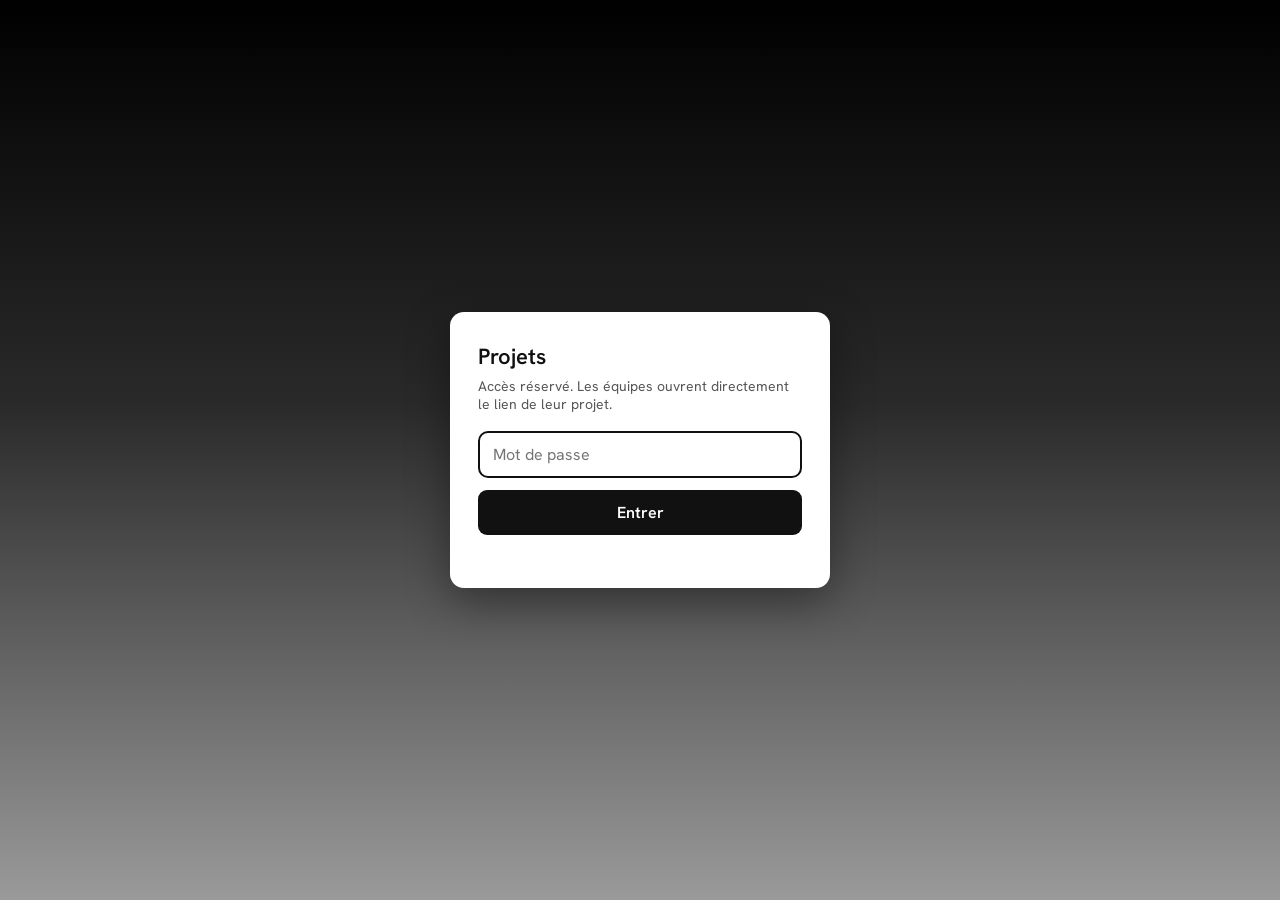
<file: projects/index.html>
<!doctype html>
<html lang="fr">
<head>
<meta charset="utf-8">
<meta name="robots" content="noindex, nofollow, noarchive">
<meta name="theme-color" content="#000000">
<meta name="viewport" content="width=device-width, initial-scale=1">
<title>Projets · Seb Trân</title>
<link rel="icon" href="../favicon.svg" type="image/svg+xml">
<link rel="preconnect" href="https://fonts.googleapis.com">
<link rel="preconnect" href="https://fonts.gstatic.com" crossorigin>
<link href="https://fonts.googleapis.com/css2?family=Hanken+Grotesk:wght@300;400;500;600&display=swap" rel="stylesheet">
<style>
*{box-sizing:border-box;margin:0}
html{min-height:100%;background:#000}
body{min-height:100vh;font-family:"Hanken Grotesk",system-ui,sans-serif;color:#111;background:linear-gradient(180deg,#000 0%,#2a2a2a 35%,#9a9a9a 100%) fixed;-webkit-font-smoothing:antialiased}
header{padding:28px clamp(20px,5vw,64px);color:#fff;display:flex;justify-content:space-between;align-items:baseline;gap:16px}
header b{font-weight:600;font-size:15px;letter-spacing:.01em}
header small{font-size:13px;opacity:.6}
main{max-width:980px;margin:0 auto;padding:clamp(24px,6vw,72px) clamp(20px,5vw,64px) 96px}
h1{color:#fff;font-weight:300;font-size:clamp(34px,6vw,64px);letter-spacing:-.02em;line-height:1.05}
.lead{color:#fff;opacity:.62;margin-top:14px;font-size:16px;max-width:52ch}
.grid{display:grid;gap:18px;margin-top:44px}
.card{display:block;background:#fff;border-radius:14px;padding:26px 28px 24px;color:inherit;text-decoration:none;box-shadow:0 10px 34px rgba(0,0,0,.28);transition:transform .18s ease,box-shadow .18s ease}
.card:hover{transform:translateY(-3px);box-shadow:0 16px 44px rgba(0,0,0,.36)}
.card:focus-visible{outline:3px solid #6fb1ff;outline-offset:3px}
.top{display:flex;justify-content:space-between;align-items:center;gap:12px;font-size:12px;letter-spacing:.14em;text-transform:uppercase;color:#6b6b6b}
.tag{display:inline-flex;align-items:center;gap:7px}
.tag i{width:8px;height:8px;border-radius:50%;background:#bbb}
.tag.next i{background:#e5484d}
.card h2{font-weight:600;font-size:clamp(30px,5vw,46px);letter-spacing:-.02em;margin:14px 0 4px}
.sub{font-size:17px;color:#333}
.meta{display:flex;flex-wrap:wrap;gap:6px 22px;margin-top:18px;padding-top:16px;border-top:1px solid #e6e6e6;font-size:14px;color:#555}
.meta b{font-weight:500;color:#111}
.go{margin-left:auto;font-weight:500;color:#111}
footer{color:#fff;opacity:.45;font-size:12px;margin-top:40px}
.ym{display:block;font-size:12px;font-weight:500;letter-spacing:.08em;opacity:.55;margin-bottom:4px}
#gate{position:fixed;inset:0;z-index:10;display:flex;align-items:center;justify-content:center;padding:24px;background:linear-gradient(180deg,#000 0%,#2a2a2a 45%,#9a9a9a 100%)}
#gate form{background:#fff;border-radius:14px;padding:30px 28px;width:min(380px,100%);box-shadow:0 14px 44px rgba(0,0,0,.4)}
#gate h2{font-weight:600;font-size:22px;margin-bottom:6px}#gate p{color:#555;font-size:14px;margin-bottom:18px}
#gate input{width:100%;font:inherit;font-size:16px;padding:12px 14px;border:1px solid #ccc;border-radius:9px}
#gate button{margin-top:12px;width:100%;font:inherit;font-weight:600;padding:12px;border:0;border-radius:9px;background:#111;color:#fff;cursor:pointer}
#gate .err{color:#c0262d;font-size:13px;margin-top:10px;min-height:1em}
body.locked header,body.locked main{display:none}
</style>
</head>
<body class="locked">
<div id="gate"><form id="gf" autocomplete="off"><h2>Projets</h2><p>Accès réservé. Les équipes ouvrent directement le lien de leur projet.</p><input id="pw" type="password" placeholder="Mot de passe" autocomplete="current-password" autofocus><button type="submit">Entrer</button><div class="err" id="err" role="alert"></div></form></div>
<header><b>Seb Trân</b><small>Projets · lecture seule</small></header>
<main>
<h1>Projets</h1>
<p class="lead">Une page par projet : brief, équipe, références et déclinaison par département.</p>
<div class="grid" id="list" aria-live="polite"></div>
<footer id="foot"></footer>
</main>
<script>
/* Pour ajouter un projet : une ligne ici, avec le nom du dossier dans projects/ (AAAAMM-nom) et, en secours, un titre. */
const PROJECTS=[
 {dir:"202612-renault",fallback:{title:"Renault",sub:"Easter eggs · lundi 7 décembre 2026",shoot:"2026-12-07"}},
 {dir:"202612-armani",fallback:{title:"Armani",sub:"Mardi 8 + mercredi 9 décembre 2026",shoot:"2026-12-08"}},
 {dir:"202611-filorga",fallback:{title:"Filorga",sub:"Jeudi 19 + vendredi 20 novembre 2026",shoot:"2026-11-19"}}
];
const esc=s=>String(s==null?"":s).replace(/[&<>"']/g,c=>({"&":"&amp;","<":"&lt;",">":"&gt;",'"':"&quot;","'":"&#39;"}[c]));
const fmt=iso=>{try{return new Date(iso).toLocaleString("fr-FR",{day:"numeric",month:"short",hour:"2-digit",minute:"2-digit"}).replace(" à "," · ")}catch(e){return""}};
async function load(p){
 try{const r=await fetch(p.dir+"/data.json?t="+Date.now(),{cache:"no-store"});if(!r.ok)throw 0;return {p,d:await r.json()}}
 catch(e){return {p,d:null}}
}
function card({p,d}){
 const f=p.fallback,root=(d&&d.root)||{},title=root.title||f.title,sub=root.sub||f.sub,shoot=(d&&d.shootDate)||f.shoot;
 const crew=root.crew||[],get=k=>{const x=crew.find(c=>c[0]===k);return x&&x[1]};
 const prod=get("Production"),real=get("Réalisateur")||get("Co-réalisation");
 const days=Math.ceil((new Date(shoot+"T23:59:59")-new Date())/864e5);
 const next=days>=0,m=/^(\d{4})(\d{2})-/.exec(p.dir),ym=m?m[1]+"-"+m[2]:"";
 const meta=[prod&&`<span>Production <b>${esc(prod)}</b></span>`,real&&`<span>Réalisation <b>${esc(real)}</b></span>`,
  (d&&d.updated)&&`<span>Mis à jour <b>${esc(fmt(d.updated))}</b></span>`].filter(Boolean).join("");
 return `<a class="card" href="${esc(p.dir)}/"><div class="top"><span class="tag ${next?"next":""}"><i></i>${next?"À venir":"Terminé"}</span><span>${next&&days>0?"J-"+days:next?"Aujourd'hui":""}</span></div>
 <h2>${ym?`<small class="ym">${ym}</small>`:""}${esc(title)}</h2><div class="sub">${esc(sub)}</div>
 <div class="meta">${meta}<span class="go">Ouvrir ›</span></div></a>`;
}
async function run(){
 const res=await Promise.all(PROJECTS.map(load));
 const key=({p,d})=>{const s=(d&&d.shootDate)||p.fallback.shoot;const t=new Date(s+"T23:59:59")-new Date();return t>=0?[0,t]:[1,-t]};
 res.sort((a,b)=>{const x=key(a),y=key(b);return x[0]-y[0]||x[1]-y[1]});
 document.getElementById("list").innerHTML=res.map(card).join("");
}
/* Barrière d'accès : simple mot de passe côté navigateur (empreinte PBKDF2). Dissuade les curieux, ce n'est pas un chiffrement des projets. */
const SALT="moodpics-projects-v1",HASH="cea2c810a6d47ef3b8c97696af15c3e944394ff2b0b38b0f429eac6da71ef1de",KEY="pj-ok-v2";
const hx=b=>[...new Uint8Array(b)].map(x=>x.toString(16).padStart(2,"0")).join("");
async function hp(pw){pw=pw.normalize("NFD").replace(/[\u0300-\u036f]/g,"").trim().toLowerCase();const k=await crypto.subtle.importKey("raw",new TextEncoder().encode(pw),"PBKDF2",false,["deriveBits"]);return hx(await crypto.subtle.deriveBits({name:"PBKDF2",hash:"SHA-256",salt:new TextEncoder().encode(SALT),iterations:150000},k,256))}
function open_(){document.body.classList.remove("locked");document.getElementById("gate").remove();run()}
(async()=>{
 try{if(localStorage.getItem(KEY)===HASH)return open_()}catch(e){}
 document.getElementById("gf").addEventListener("submit",async e=>{
  e.preventDefault();const v=document.getElementById("pw").value,err=document.getElementById("err");err.textContent="";
  try{if(await hp(v)===HASH){try{localStorage.setItem(KEY,HASH)}catch(_){};open_()}else{err.textContent="Mot de passe incorrect.";document.getElementById("pw").select()}}
  catch(_){err.textContent="Navigateur non compatible (HTTPS requis)."}
 });
})();
</script>
</body>
</html>
</file>
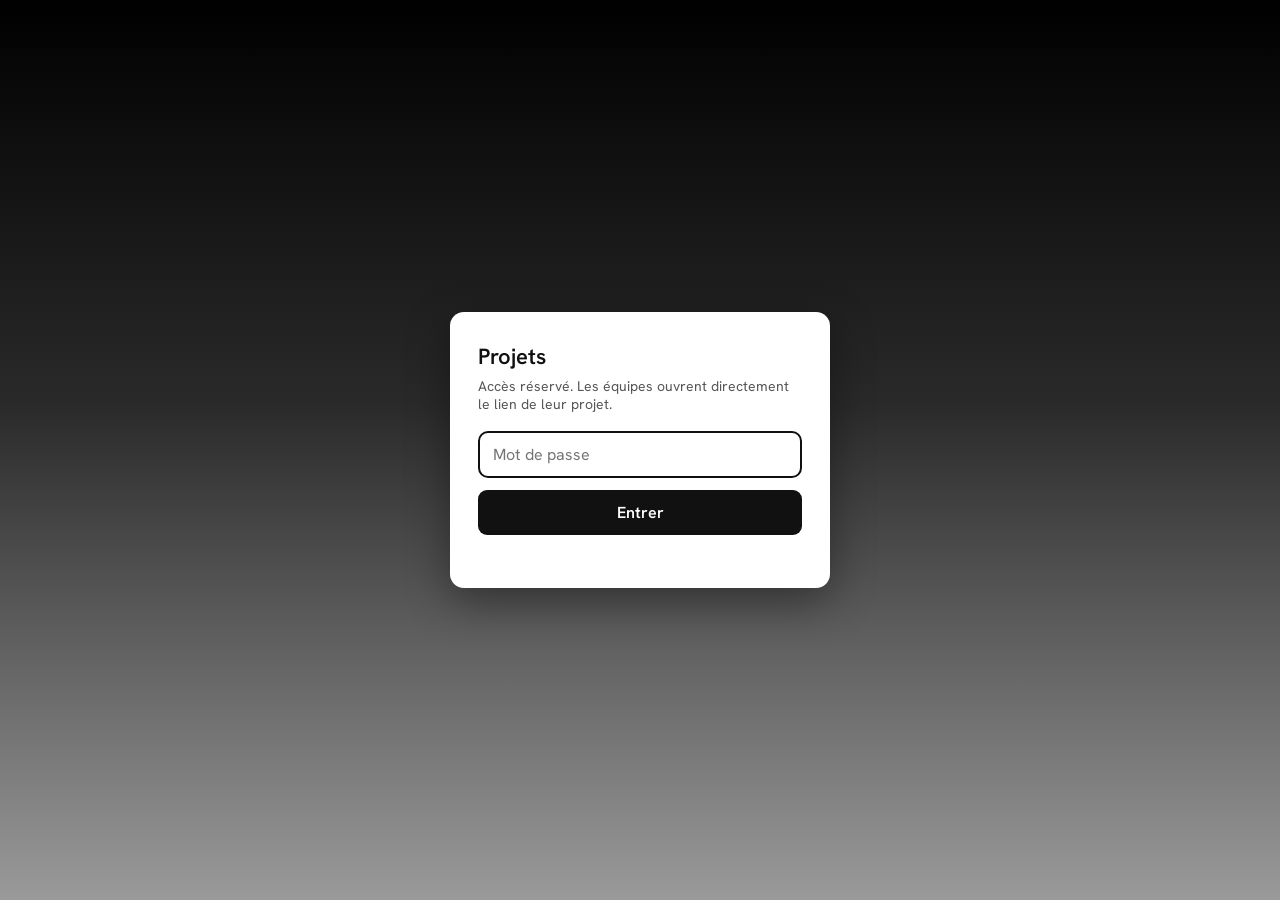
<file: projets/index.html>
<!doctype html><html lang="fr"><head><meta charset="utf-8"><meta name="robots" content="noindex"><title>Redirection</title>
<link rel="canonical" href="https://sebastien-tran.com/projects/">
<meta http-equiv="refresh" content="0;url=/projects/"><script>location.replace("/projects/"+location.hash)</script></head>
<body><a href="/projects/">Cette page est maintenant sur /projects/</a></body></html>
</file>
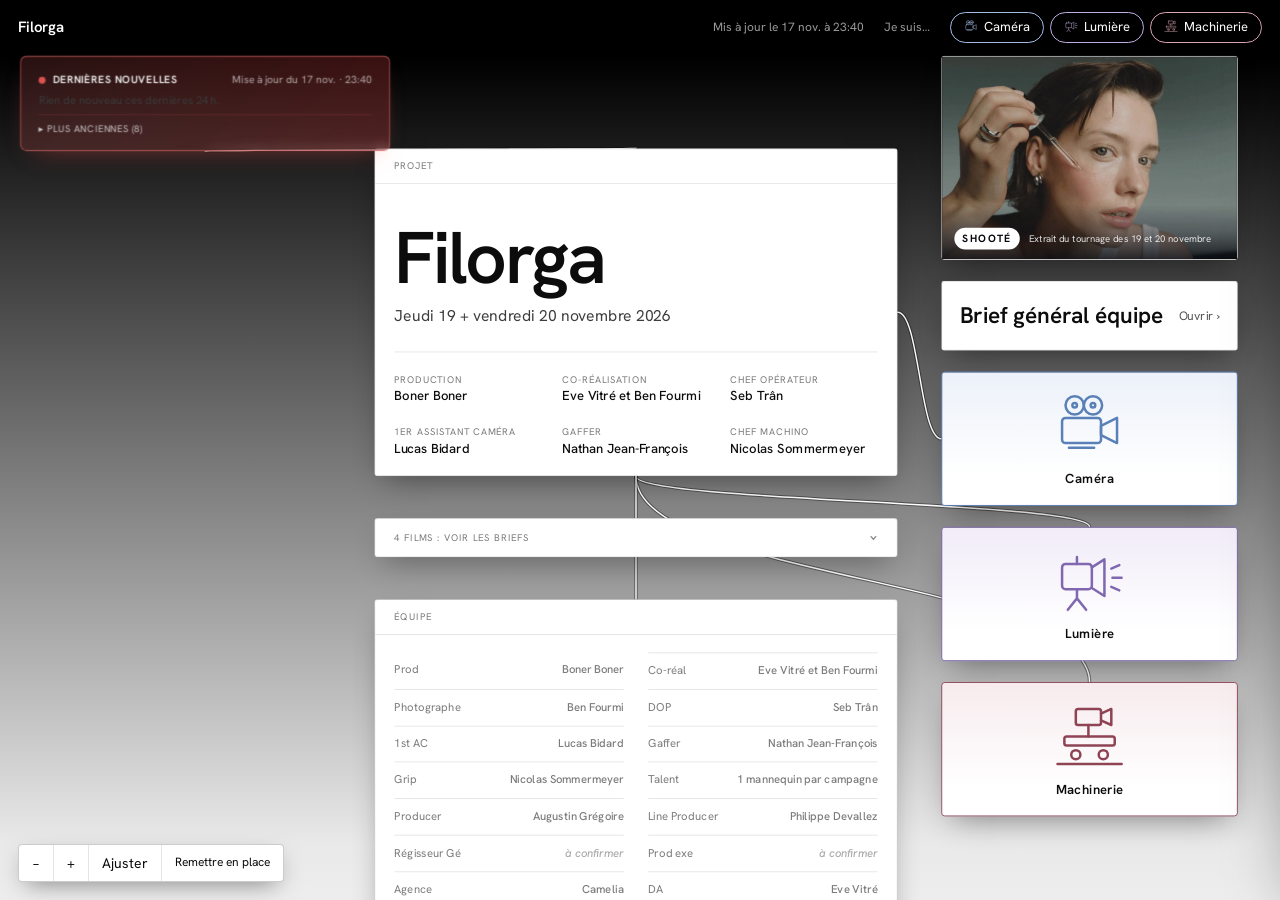
<file: projects/202611-filorga/index.html>
<!DOCTYPE html>
<html lang="fr">
<head>
<meta charset="utf-8">
<meta name="viewport" content="width=device-width, initial-scale=1">
<meta name="robots" content="noindex, nofollow, noarchive">
<meta name="theme-color" content="#000000">
<title>Filorga — 4 campagnes · 19+20 nov. 2026</title>
<link rel="icon" href="../../favicon.svg" type="image/svg+xml">
<link rel="preconnect" href="https://fonts.googleapis.com">
<link rel="preconnect" href="https://fonts.gstatic.com" crossorigin>
<link href="https://fonts.googleapis.com/css2?family=Hanken+Grotesk:wght@300;400;500;600&display=swap" rel="stylesheet">
<style>
:root{--ink:#0c0c0c;--mute:#7b7b7b;--line:#e4e4e4;--soft:#f5f5f5;--sans:"Hanken Grotesk",system-ui,-apple-system,"Helvetica Neue",Arial,sans-serif}
*,*::before,*::after{box-sizing:border-box}
html,body{margin:0;height:100%}
body{font:400 14px/1.45 var(--sans);color:var(--ink);background:#000;-webkit-font-smoothing:antialiased}
button,select,textarea,input{font:inherit;color:inherit}
button{background:none;border:0;padding:0;cursor:pointer}
a{color:inherit}

/* ---- barre du haut ---- */
.bar{position:fixed;top:0;left:0;right:0;z-index:30;display:flex;align-items:center;gap:14px;padding:12px 18px;background:linear-gradient(#000 60%,rgba(0,0,0,0));color:#fff}
.bar b{font-weight:600;letter-spacing:-.01em;font-size:15px;margin-right:auto;white-space:nowrap}
.bar small{color:#9a9a9a;font-size:12px;margin-right:6px}
.pills{display:flex;gap:6px;overflow-x:auto;scrollbar-width:none;max-width:70vw}
.pills::-webkit-scrollbar{display:none}
.pill{flex:none;border:1px solid rgba(255,255,255,.35);color:#fff;border-radius:99px;padding:5px 13px;font-size:13px;transition:.15s}
.pill:hover{border-color:#fff}
.pill.on{background:#fff;color:#000;border-color:#fff}

/* ---- canvas ---- */
#view{position:fixed;inset:0;overflow:auto;background:linear-gradient(180deg,#000 0%,#000 5%,#7d7d7d 42%,#e9e9e9 74%,#fff 100%) local}
#stage{position:relative;margin:0 auto}
#world{position:absolute;left:0;top:0;transform-origin:0 0}
#edges{position:absolute;left:0;top:0;pointer-events:none;overflow:visible}
.node{position:absolute;background:#fff;border:1px solid rgba(0,0,0,.14);border-radius:4px;box-shadow:0 14px 34px -12px rgba(0,0,0,.45)}
.node.drag{box-shadow:0 24px 50px -12px rgba(0,0,0,.6);z-index:5}
.node.me{box-shadow:0 0 0 3px #000,0 0 0 5px #fff,0 14px 34px -12px rgba(0,0,0,.45)}
.nh{display:flex;justify-content:space-between;align-items:center;padding:9px 14px 8px;border-bottom:1px solid var(--line);font-size:11px;letter-spacing:.09em;text-transform:uppercase;color:var(--mute);cursor:grab;user-select:none;touch-action:none}
.nh i{font-style:normal;letter-spacing:0;text-transform:none;font-size:12px}
.nb{padding:14px}
.node h3{margin:0 0 4px;font-size:19px;font-weight:600;letter-spacing:-.015em;line-height:1.15}
.node h2{margin:0;font-size:30px;font-weight:500;letter-spacing:-.03em;line-height:1.05}
.node p{margin:0 0 8px;color:#3d3d3d}
.sub{color:var(--mute);font-size:13px}
.node ul{list-style:none;margin:0;padding:0}
.node li{padding:7px 0;border-top:1px solid var(--line)}
.node li:first-child{border-top:0}

/* hero */
.facts{display:grid;grid-template-columns:1fr 1fr;gap:12px 14px;margin-top:16px}
.facts span{display:block;font-size:11px;letter-spacing:.08em;text-transform:uppercase;color:var(--mute)}
.facts b{font-weight:500;font-size:14px}
.facts.crew{grid-template-columns:repeat(3,1fr);gap:16px 20px;margin-top:22px;padding-top:18px;border-top:1px solid var(--line)}
.facts.crew b{font-size:15px}
body.m .facts.crew{grid-template-columns:1fr 1fr}
.cd{display:flex;align-items:baseline;gap:8px;margin-top:16px;padding-top:14px;border-top:1px solid var(--line)}
.cd strong{font-size:34px;font-weight:500;letter-spacing:-.03em}

/* campagnes */
.band{height:84px;margin:-14px -14px 12px;border-bottom:1px solid var(--line)}
.tag{display:inline-block;border:1px solid #cfcfcf;border-radius:99px;padding:2px 10px;font-size:12px;margin:2px 4px 2px 0}
.tag.k{background:#000;color:#fff;border-color:#000}
textarea,select,input[type=text]{width:100%;background:var(--soft);border:1px solid var(--line);border-radius:3px;padding:8px 10px}
textarea{min-height:64px;resize:vertical;line-height:1.45}
textarea:focus,select:focus,input:focus{outline:2px solid #000;outline-offset:-1px;background:#fff}

/* images de référence */
.rimg{display:block;width:100%;height:auto;border-radius:3px;margin-top:10px;border:1px solid var(--line);cursor:zoom-in;background:#000}
.refs{display:grid;grid-template-columns:1fr 1fr;gap:6px;margin-top:10px}
.refs img{width:100%;height:112px;object-fit:cover;border-radius:3px;border:1px solid var(--line);cursor:zoom-in;display:block}
.kn.lk small{display:block;margin-top:2px}
.kn.lk small a{color:inherit}
.refs.one{grid-template-columns:1fr}
.refs.one img{height:auto;object-fit:contain;background:#fff}
.refs.three{grid-template-columns:1fr 1fr 1fr}
.refs.three img{height:120px}
.node p.v{color:var(--ink)}
.node ul.v>li,.node ol.v>li{padding:9px 0}
.node ol.v{padding-left:18px;margin:0}
.node ol.v>li{border-top:1px solid var(--line)}
.node ul.s{margin:6px 0 0;padding-left:16px;list-style:disc}
.node ul.s li{border:0;padding:2px 0}
#lb{position:fixed;inset:0;z-index:80;background:rgba(0,0,0,.88);display:none;align-items:center;justify-content:center;padding:24px;cursor:zoom-out}
#lb.on{display:flex}
#lb img{max-width:100%;max-height:100%;object-fit:contain;box-shadow:0 20px 80px rgba(0,0,0,.6)}
/* fonds */
.sw{display:grid;grid-template-columns:1fr 1fr;gap:8px}
.sw div{height:74px;border:1px solid var(--line);border-radius:3px;display:flex;align-items:flex-end;padding:7px;font-size:12px}
.sw div span{background:rgba(255,255,255,.88);padding:1px 6px;border-radius:2px}
.sw .dark span{background:rgba(0,0,0,.6);color:#fff}

/* planning */
.slots{display:grid;grid-template-columns:1fr 1fr;gap:12px}
.slots label{display:block;font-size:11px;letter-spacing:.08em;text-transform:uppercase;color:var(--mute);margin-bottom:5px}

/* hub / départements */
.hub .nb{padding:12px 16px;text-align:center}
.hub h3{font-size:17px;margin:0}
.dept{cursor:pointer}
.dept:hover{box-shadow:0 18px 40px -12px rgba(0,0,0,.55)}
.bardone{height:4px;background:var(--line);border-radius:2px;margin:10px 0 12px;overflow:hidden}
.bardone i{display:block;height:100%;background:#000}
.dept li{font-size:13px;color:#3d3d3d}
.open{display:inline-block;margin-top:10px;font-size:13px;font-weight:500;border-bottom:1px solid #000}

/* équipe / questions */
.team{display:grid;grid-template-columns:1fr 1fr;gap:0 18px}
.team li{display:flex;justify-content:space-between;gap:8px;font-size:13px}
.team li span{color:var(--mute)}
.team li.tbc b{color:#aaa;font-weight:400;font-style:italic}
.ql li{display:flex;gap:10px;align-items:flex-start;cursor:pointer;font-size:13px}
.ql li:hover{background:var(--soft)}
.dot{flex:none;width:9px;height:9px;border-radius:50%;background:#000;margin-top:6px}
.dot.ok{background:transparent;border:1.5px solid #9a9a9a}

/* boutons */
.btn{display:inline-block;border:1px solid #000;border-radius:3px;padding:7px 13px;font-size:13px;font-weight:500;background:#fff;cursor:pointer}
.btn:hover{background:#000;color:#fff}
.btn.p{background:#000;color:#fff}
.row{display:flex;flex-wrap:wrap;gap:8px;margin-top:10px}

/* zoom */
.zoom{position:fixed;left:18px;bottom:18px;z-index:30;display:flex;background:#fff;border:1px solid rgba(0,0,0,.2);border-radius:4px;box-shadow:0 8px 24px -8px rgba(0,0,0,.5)}
.zoom button{padding:8px 13px;font-size:14px;border-right:1px solid var(--line)}
.zoom button:last-child{border:0;font-size:12px}
.zoom button:hover{background:var(--soft)}

/* tiroir */
#shade{position:fixed;inset:0;background:rgba(0,0,0,.35);z-index:40;opacity:0;pointer-events:none;transition:.2s}
#shade.on{opacity:1;pointer-events:auto}
#drawer{position:fixed;top:0;right:0;bottom:0;width:min(var(--dw,540px),100vw);background:#fff;z-index:41;transform:translateX(105%);transition:transform .25s cubic-bezier(.2,.8,.2,1);overflow:auto;box-shadow:-20px 0 60px rgba(0,0,0,.35)}
#drawer.on{transform:none}
.dh{position:sticky;top:0;background:#fff;border-bottom:1px solid var(--line);padding:16px 22px;display:flex;justify-content:space-between;align-items:center;z-index:2}
.dh h2{font-size:26px;font-weight:500;letter-spacing:-.025em;margin:0}
.dh button{font-size:26px;line-height:1;padding:2px 8px}
.ds{padding:20px 22px;border-bottom:1px solid var(--line)}
.ds ul{list-style:none;margin:0;padding:0}
.ds h4{margin:0 0 10px;font-size:11px;letter-spacing:.09em;text-transform:uppercase;color:var(--mute);font-weight:500}
.ds li{padding:8px 0 8px 16px;border-top:1px solid var(--line);position:relative}
.ds li:first-child{border-top:0}
.det.bl>span{display:block;position:relative;padding-left:14px}
.det.bl>span:not(.ed)::before{content:"";position:absolute;left:2px;top:.62em;width:5px;height:5px;border-radius:50%;background:#000}
.det.bl>span.ed{padding-left:0;min-width:240px}
.notebox{border:1px solid var(--line);background:var(--soft);border-radius:6px;padding:12px 14px;font-size:14px;line-height:1.5;white-space:pre-wrap;min-height:64px}
.notebox .ed{display:block;min-height:40px}
.ds .kn li::before{content:"";position:absolute;left:0;top:15px;width:6px;height:6px;border-radius:50%;background:#000}
.ds .kn li.w::before{background:transparent;border:1.5px solid #000}
.ds small{display:block;color:var(--mute)}
.ck li{display:flex;gap:11px;align-items:flex-start;padding-left:0}
.ck .mk-l{cursor:pointer;display:flex;flex:none;margin-top:5px}
.ck i.mk{flex:none;width:11px;height:11px;border-radius:50%;border:1.5px solid #b5b5b5;margin-top:5px;box-sizing:border-box}
.ck .mk-l i.mk{margin-top:0}
.ck i.mk.on{background:#000;border-color:#000}
.ck li.off .t{color:#9a9a9a;font-weight:400}
.ck .t{font-weight:500}
.det{display:block;margin-top:4px;font-size:13px;color:#555}
.det>span{display:block;padding:2px 0}
.det em{font-style:normal;color:var(--mute)}
.ck .x{margin-left:auto;color:#9a9a9a;font-size:18px;line-height:1}
.ck .x:hover{color:#000}
.pis{font-size:12px;border:1px solid #cfcfcf;border-radius:99px;padding:0 8px;margin-left:6px;color:#555}
.add{display:flex;gap:8px;margin-top:12px}
.q{border:1px solid var(--line);border-radius:4px;padding:14px;margin-bottom:10px}
.q.done{opacity:.55}
.q header{display:flex;justify-content:space-between;gap:12px}
.q h5{margin:0;font-size:15px;font-weight:600;line-height:1.3}
.st{flex:none;border:1px solid #000;border-radius:99px;padding:2px 11px;font-size:12px;height:fit-content}
.st.r{background:#000;color:#fff}
.q .tags{margin:8px 0}
.q textarea{min-height:56px}
.fl{display:flex;gap:6px;flex-wrap:wrap}
.fl button{border:1px solid #cfcfcf;border-radius:99px;padding:3px 11px;font-size:12px}
.fl button.on{background:#000;color:#fff;border-color:#000}
.toast{position:fixed;left:50%;bottom:22px;transform:translateX(-50%) translateY(14px);background:#fff;color:#000;padding:9px 16px;border-radius:3px;box-shadow:0 8px 24px rgba(0,0,0,.4);opacity:0;transition:.2s;pointer-events:none;z-index:60;font-size:13px}
.toast.on{opacity:1;transform:translateX(-50%)}

/* mobile : colonne simple, plus de câbles */
body.m{background:linear-gradient(#000 0,#000 3%,#777 35%,#e8e8e8 70%,#fff 100%) fixed}
body.m #view{position:static;overflow:visible;padding:64px 14px 90px}
body.m #stage{width:auto!important;height:auto!important;background:none}
body.m #world{position:static;transform:none!important}
body.m #edges{display:none}
body.m .node{position:static;width:auto!important;margin:0 0 14px}
body.m .nh{cursor:default}
body.m .node.dept{position:relative;left:0!important;top:0!important}
body.m .dic{width:52px;height:52px;top:48px;right:18px}
body.m .zoom{display:none}
body.m .pills{max-width:62vw}
body.m .bar small{display:none}

/* lecture seule / édition */
.slots b{font-weight:500}.slots b.tbc{color:#9a9a9a;font-weight:400;font-style:italic}
.node h2.pl{white-space:pre-line;font-size:84px;line-height:1;letter-spacing:-.035em;font-weight:600;margin:22px 0 12px}
#n_root .sub{font-size:18px}
.team .rt{display:inline-flex;align-items:center}
.q .ans{margin-top:8px;padding:10px 12px;background:var(--soft);border-radius:3px;white-space:pre-wrap}
.rw{position:relative}
.ed{outline:none;border-radius:2px;min-width:2ch}
.ed:empty::before{content:attr(data-ph);color:#aaa;font-weight:400}
body.edit .ed{box-shadow:inset 0 -1px 0 rgba(0,0,0,.28)}
body.edit .ed:hover{background:rgba(0,0,0,.05)}
body.edit .ed:focus{background:#fff;box-shadow:0 0 0 2px #000}
.xdel{color:#999;font-size:17px;line-height:1;margin-left:6px;padding:0 4px;vertical-align:middle}
.xdel:hover{color:#000}
.rw .xdel{position:absolute;top:4px;right:4px;background:#fff;border-radius:99px;width:20px;height:20px;padding:0;margin:0;box-shadow:0 1px 4px rgba(0,0,0,.4)}
.xadd{display:inline-block;font-size:12px;border:1px dashed #8a8a8a;border-radius:99px;padding:2px 11px;margin:8px 6px 0 0;color:#333;background:#fff}
.xadd:hover{border-style:solid;border-color:#000}
.wk{display:inline-flex;gap:5px;align-items:center;font-size:12px;color:var(--mute);margin-top:2px}
.dt{width:auto;margin-left:auto;padding:3px 6px;font-size:12px}
#ebar{display:flex;align-items:center;gap:8px;margin-left:12px}
#ebar .elab{border:1px solid #fff;border-radius:99px;padding:3px 11px;font-size:12px;letter-spacing:.06em;text-transform:uppercase}
#estat{font-size:12px;color:#bbb;white-space:nowrap}
#ebar .btn{padding:5px 12px;border-color:#fff;background:transparent;color:#fff}
#ebar .btn.p{background:#fff;color:#000}
#ebar .btn:disabled{opacity:.35;cursor:default}
#ebar .btn:not(:disabled):hover{background:#fff;color:#000}
body.edit .nh{cursor:grab}body:not(.edit) .nh{cursor:default}
body.edit .pills{max-width:42vw}

/* dernières nouvelles */
.node.newsn{background:transparent;border:0;box-shadow:none}
.node.newsn .nh{display:none}
.node.newsn .nb{padding:0}
.newsn .news{margin-top:0;color:#fff;background:linear-gradient(135deg,rgba(255,110,110,.22),rgba(255,70,70,.32));border-color:rgba(255,120,120,.6);box-shadow:0 12px 30px -16px rgba(255,80,80,.5)}
.newsn .news{position:relative;overflow:hidden;animation:nglow 7s ease-in-out infinite}
.newsn .news::after{content:"";position:absolute;top:0;bottom:0;left:-50%;width:35%;background:linear-gradient(105deg,transparent,rgba(255,255,255,.07),transparent);transform:skewX(-18deg);animation:nsweep 11s ease-in-out infinite;pointer-events:none}
@keyframes nsweep{0%{left:-50%}35%,100%{left:130%}}
@keyframes nglow{0%,100%{box-shadow:0 12px 30px -16px rgba(255,80,80,.5),0 0 0 0 rgba(255,110,110,0)}50%{box-shadow:0 12px 30px -16px rgba(255,80,80,.55),0 0 14px 0 rgba(255,110,110,.16)}}
@media (prefers-reduced-motion:reduce){.newsn .news,.newsn .news::after{animation:none}}
.newsn .news .nt span{color:rgba(255,255,255,.65)}
.newsn .news .nd{color:#ffb4b4}
.newsn .news li{border-top-color:rgba(255,150,150,.3)}
.newsn .news .nk{color:#ffc9c9;border-color:rgba(255,170,170,.6)}
.newsn .news .nk.add,.newsn .news .nk.ajout{color:#fff}
.news{margin-top:20px;padding:12px 14px 10px;border-radius:7px;background:linear-gradient(135deg,rgba(255,138,138,.16),rgba(255,92,92,.24));border:1px solid rgba(214,84,84,.38);box-shadow:0 12px 30px -16px rgba(190,60,60,.6),inset 0 1px 0 rgba(255,255,255,.7);backdrop-filter:blur(6px)}
.news .nt{display:flex;align-items:center;gap:8px;font-size:12px;letter-spacing:.06em;text-transform:uppercase}
.news .nt b{font-weight:600}
.news .nt span{margin-left:auto;color:var(--mute);letter-spacing:0;text-transform:none;font-size:12px}
.pd{width:8px;height:8px;border-radius:50%;background:#d9534f;flex:none;animation:pd 2s ease-out infinite}
@keyframes pd{0%{box-shadow:0 0 0 0 rgba(217,83,79,.55)}100%{box-shadow:0 0 0 9px rgba(217,83,79,0)}}
.news ul{margin-top:8px}
.news li{display:flex;gap:8px;align-items:baseline;flex-wrap:wrap;padding:6px 0;font-size:13px;border-top:1px solid rgba(214,84,84,.22)}
.news li:first-child{border-top:0}
.nx.go{cursor:pointer}
.nx.go:hover{text-decoration:underline}
.news li small{margin-left:auto;color:var(--mute);font-size:11px;white-space:nowrap}
.news li{display:block}
.news .nm,.ds.news-d .nm{display:flex;align-items:center;gap:8px;flex-wrap:wrap;margin-bottom:4px}
.nd{font-size:14px;font-weight:600;color:#a83a3a;letter-spacing:-.01em}
.dp{font-size:11px;font-weight:500;letter-spacing:.04em;background:#000;color:#fff;border-radius:99px;padding:1px 10px}
.ntx{display:flex;gap:8px;align-items:baseline}
.ntx .nk{flex:none}
.nk{flex:none;font-size:10px;letter-spacing:.07em;text-transform:uppercase;border:1px solid #c94a4a;color:#a83a3a;border-radius:99px;padding:0 7px}
.nk.ajout{background:#c94a4a;color:#fff}.nk.retrait{border-color:#aaa;color:#888}
.ds.news-d{background:rgba(255,120,120,.1)}
.ds.news-d li{padding:7px 0;border-top:1px solid rgba(214,84,84,.22)}
.ds.news-d li:first-child{border-top:0}
.ds.news-d li::before{display:none}
.ds.news-d small{display:inline;margin-left:auto}
.nw{display:inline-block;vertical-align:middle;margin-left:8px;font-size:10px;font-weight:500;letter-spacing:.07em;text-transform:uppercase;background:#000;color:#fff;border-radius:99px;padding:1px 8px}
.rto{margin-top:6px;display:flex;flex-wrap:wrap;align-items:center;gap:0 2px;font-size:12px}
.rto .xadd{margin:4px 4px 0 0}
.xadd.on{background:#000;color:#fff;border:1px solid #000}
/* campagnes : tuiles + fenêtre agrandie */
.ctiles{display:grid;grid-template-columns:1fr 1fr;gap:14px}
.ct{position:relative;border-radius:6px;overflow:hidden;cursor:pointer;background:#fff;border:1px solid rgba(0,0,0,.18);box-shadow:0 10px 24px -14px rgba(0,0,0,.6);transition:transform .28s cubic-bezier(.16,1,.3,1),box-shadow .28s}
.ct:hover{transform:translateY(-4px) scale(1.015);box-shadow:0 24px 42px -16px rgba(0,0,0,.7)}
.ct .cth{height:92px;padding:12px 14px;color:#fff;display:flex;flex-direction:column;justify-content:space-between}
.ct .cth small{font-size:10px;letter-spacing:.12em;text-transform:uppercase;opacity:.8}
.ct .cth b{font-size:20px;font-weight:600;letter-spacing:-.02em;text-shadow:0 1px 8px rgba(0,0,0,.35)}
.ct img{width:100%;height:104px;object-fit:cover;display:block}
.ct p{margin:0;padding:10px 14px 4px;font-size:12.5px;color:#3d3d3d}
.ct .cgo{display:block;padding:2px 14px 12px;font-size:12px;font-weight:500}
#cv{position:fixed;inset:0;z-index:70;display:none;align-items:center;justify-content:center;padding:24px;background:rgba(0,0,0,.62);backdrop-filter:blur(5px);opacity:0;transition:opacity .3s}
#cv.on{display:flex}#cv.vis{opacity:1}
.cvp{width:min(1000px,100%);max-height:92vh;overflow:auto;background:#fff;border-radius:8px;box-shadow:0 40px 100px -20px rgba(0,0,0,.8);will-change:transform,opacity,filter}
.cvh{position:sticky;top:0;z-index:2;padding:20px 26px 18px;color:#fff;display:flex;align-items:flex-end;gap:16px}
.cvh .cvn{font-size:11px;letter-spacing:.14em;text-transform:uppercase;opacity:.85;display:block;margin-bottom:4px}
.cvh h2{font-size:44px;line-height:1.05;margin:0;font-weight:600;letter-spacing:-.03em;text-shadow:0 2px 14px rgba(0,0,0,.35)}
.cvb{margin-left:auto;display:flex;gap:6px}
.cvb button{width:34px;height:34px;border-radius:50%;background:rgba(255,255,255,.92);color:#000;font-size:20px;line-height:1}
.cvb button:hover{background:#fff}
.cvbd{padding:20px 26px 28px}
.cvbd h4{margin:22px 0 10px;font-size:11px;letter-spacing:.09em;text-transform:uppercase;color:var(--mute);font-weight:500}
.cvbd p{margin:0 0 10px}
.cvp .refs{grid-template-columns:1fr 1fr}
.cvp .refs img{height:230px}
.cvp .refs.one img{height:auto}
.cvg{display:grid;grid-template-columns:repeat(3,1fr);gap:14px}
.cvg>div{border:1px solid var(--line);border-radius:6px;padding:12px 14px;background:var(--soft)}
.cvg h5{margin:0 0 6px;font-size:14px;font-weight:600}
.cvg ul{list-style:none;margin:0;padding:0}
.cvg li{padding:4px 0 4px 14px;position:relative}
.cvg li::before{content:"";position:absolute;left:2px;top:.75em;width:5px;height:5px;border-radius:50%;background:#000}
.cvl{min-height:48px;white-space:pre-wrap}
@media(max-width:700px){.cvg{grid-template-columns:1fr}.cvh h2{font-size:30px}#cv{padding:8px}}
body.m #world{display:flex;flex-direction:column}
body.m #n_root{order:-3}
body.m #n_news{order:-2}
body.m #n_camps{order:-1}
body.m .ctiles{grid-template-columns:1fr 1fr;gap:10px}
body.m .ct img,body.m .ct p{display:none}
body.m .ct .cth{height:78px;padding:10px 12px}
body.m .ct .cth b{font-size:17px}
body.m .ct .cgo{padding:8px 12px}
body.m #cv{padding:0;align-items:flex-end}
body.m .cvp{width:100%;max-height:94vh;border-radius:14px 14px 0 0}
body.m .cvp .refs{grid-template-columns:1fr}
body.m .cvp .refs img{height:auto}
.rto select{width:auto;padding:3px 6px;font-size:12px;margin-top:4px;max-width:100%}
/* icônes de départements */
.dic{position:absolute;right:16px;top:44px;width:74px;height:74px;color:#000;opacity:.3;pointer-events:none}
.pi{display:inline-block;width:14px;height:14px;vertical-align:-2px;margin-right:6px;opacity:.8}
.pi svg{width:100%;height:100%;display:block}
.dp .pi{width:11px;height:11px;margin-right:4px;vertical-align:-1px;opacity:.9}
.dic svg,.dhi svg{width:100%;height:100%;display:block}
.dh h2{display:flex;align-items:center}
.dhi{display:inline-block;width:30px;height:30px;margin-right:10px;color:#000;opacity:.28}
/* brief équipe */
.bsec{padding:0 0 14px;margin:0 0 14px;border-bottom:1px solid var(--line)}
.bsec:last-child{border:0;margin:0;padding:0}
.bsec h4{margin:0 0 8px;font-size:11px;letter-spacing:.09em;text-transform:uppercase;color:var(--mute);font-weight:500}
.bt .refs{grid-template-columns:repeat(3,1fr);gap:6px;margin-top:8px}
.bt .refs img{height:64px}
.bt .slots{gap:8px 12px}
.bp{list-style:none;margin:0;padding:0}
.bp>li{padding:10px 0;border-top:1px solid var(--line)}
.bp>li:first-child{border-top:0;padding-top:0}
.bpt{display:flex;flex-wrap:wrap;gap:5px;margin-bottom:4px}
.bpx{font-weight:600;font-size:14px}
.bp ul.s{margin:5px 0 0;padding-left:16px;list-style:disc;color:#555;font-size:13px}
.bp .rimg.sm{max-height:110px;width:auto;max-width:100%;object-fit:contain;margin-top:8px}
.sum{padding:0 0 12px;margin:0 0 14px;border-bottom:1px solid var(--line)}
.sum b{font-weight:600;font-size:16px;letter-spacing:-.01em}
.ss{color:#555;font-size:13px;margin-top:3px}
.dp.sm{font-size:10px;padding:0 8px}
.det .mir{font-style:italic;color:#555}
.node.dept{border:1.5px solid var(--dc,#000);background:linear-gradient(180deg,var(--dt,#fff) 0,#fff 120px)}
.node.dept h3{font-size:22px}
.node.hub{background:transparent;border-color:rgba(255,255,255,.5);box-shadow:none}
.node.hub .nh,.node.hub h3,.node.hub .sub{color:#fff;border-color:rgba(255,255,255,.35)}

/* ===== couleurs départements (doux) ===== */
.d-cam{--dc:#5a80b8;--dt:#ecf1f9;--dd:#34527f;--dl:#a3bde6}
.d-lum{--dc:#8068b0;--dt:#f1ecf8;--dd:#56427f;--dl:#c0aee2}
.d-mach{--dc:#8f4455;--dt:#f7ebee;--dd:#5f2b38;--dl:#dba5b1}
.dp[class*=" d-"]{background:var(--dt);color:var(--dd);box-shadow:inset 0 0 0 1px color-mix(in srgb,var(--dc) 38%,transparent)}
.dp[class*=" d-"] .pi{color:var(--dc);opacity:1}
.pill[class*=" d-"]{border-color:var(--dl);color:#fff}
.pill[class*=" d-"] .pi{color:var(--dl);opacity:1}
.pill[class*=" d-"]:hover{background:color-mix(in srgb,var(--dc) 45%,transparent);border-color:var(--dl)}
.node.dept .dic{color:var(--dc);opacity:.45}
.node.dept .bardone i{background:var(--dc)}
.node.dept .open{color:var(--dd)}
.node.dept:hover{box-shadow:0 18px 40px -12px color-mix(in srgb,var(--dc) 55%,#000)}
#drawer[class*=" d-"] .dh{background:var(--dt);border-bottom:2px solid var(--dc)}
#drawer[class*=" d-"] .dhi{color:var(--dc);opacity:.7}
#drawer[class*=" d-"] .ds>h4{color:var(--dd)}
.cvg>div[class*="d-"]{background:var(--dt);border:1px solid color-mix(in srgb,var(--dc) 30%,transparent);border-left:4px solid var(--dc)}
.cvg>div[class*="d-"] h5{color:var(--dd)}
/* ===== campagnes identifiables ===== */
.cc0{--cc:#3f9a9a}.cc1{--cc:#c9953c}.cc2{--cc:#7ba05b}.cc3{--cc:#d9776a}
.cp{display:inline-flex;align-items:center;gap:5px;font:inherit;font-size:.84em;font-weight:600;letter-spacing:.01em;padding:0 9px 0 7px;margin:0 1px;border-radius:99px;background:color-mix(in srgb,var(--cc,#777) 14%,#fff);color:color-mix(in srgb,var(--cc,#777) 62%,#000);box-shadow:inset 0 0 0 1px color-mix(in srgb,var(--cc,#777) 42%,transparent);white-space:nowrap;line-height:1.55;vertical-align:baseline}
.cp::before{content:"";width:7px;height:7px;border-radius:50%;background:var(--cc,#777);flex:none}
.cp.all{--cc:#8a8a8a}
.cp[data-cpo]{cursor:pointer}.cp[data-cpo]:hover{filter:brightness(.95);box-shadow:inset 0 0 0 1px var(--cc)}
.dp[data-link]{cursor:pointer}.dp[data-link]:hover{filter:brightness(.96);box-shadow:inset 0 0 0 1px var(--dc)}
.cpg{display:inline-flex;flex-wrap:wrap;align-items:center;gap:3px;padding:2px 8px 2px 4px;border-radius:8px;background:rgba(0,0,0,.04);box-shadow:inset 0 0 0 1px rgba(0,0,0,.1)}
.cpg em{font-style:normal;font-size:10px;letter-spacing:.06em;text-transform:uppercase;color:#666;margin-left:4px}
.ct{border-top:0}
.ct .cth{border-bottom:5px solid var(--cc)}
.ct .cth small::before{content:"";display:inline-block;width:8px;height:8px;border-radius:50%;background:var(--cc);margin-right:6px;box-shadow:0 0 0 2px rgba(255,255,255,.75)}
.cf{display:flex;align-items:center;gap:7px;font-size:11px;padding:6px 12px 0;color:#555}
.slots .cf{padding:6px 0 0}
.cf i{display:block;width:34px;height:8px;border-radius:2px;border:1px solid rgba(0,0,0,.25)}
.fbar.grad,.cf.grad i{background:linear-gradient(180deg,#000,#fff)}
.fbar.incrust,.cf.incrust i{background:linear-gradient(180deg,#0b3d91,#6fb1ff)}
.fl3{margin-top:14px;display:grid;gap:10px}
.fg{display:flex;gap:10px;align-items:flex-start;font-size:13px;line-height:1.35}
.fg .fbar{flex:none;width:12px;height:36px;border-radius:3px;border:1px solid rgba(0,0,0,.25);margin-top:2px}
.fgc{margin-top:5px;display:flex;flex-wrap:wrap;gap:4px}
.cvh{border-bottom:6px solid var(--cc)}
.cvfond{display:inline-flex;align-items:center;gap:8px;font-size:12px;color:#444;margin:2px 0 12px}
.cvfond i{display:block;width:44px;height:10px;border-radius:2px;border:1px solid rgba(0,0,0,.25)}
.cvfond.grad i{background:linear-gradient(180deg,#000,#fff)}.cvfond.incrust i{background:repeating-linear-gradient(45deg,#bdbdbd 0 4px,#d9d9d9 4px 8px)}
.ctg{display:flex;flex-wrap:wrap;gap:4px;align-items:center;margin:2px 0 6px}
.ctg .cp{cursor:pointer;border:0}
.ctg .cp:not(.on){opacity:.35}
/* ===== gros changements on set + à définir ===== */
.cg{list-style:none;margin:0;padding:0}
.cg li{display:grid;grid-template-columns:minmax(120px,38%) 1fr auto;gap:10px;align-items:start;padding:8px 0;border-top:1px solid var(--line)}
.cg li:first-child{border-top:0}
.cgc{display:flex;flex-wrap:wrap;gap:3px}
.cgt{font-size:14px;line-height:1.4}
.opn .oi{border:1px dashed color-mix(in srgb,var(--dc,#888) 55%,transparent);background:var(--dt,var(--soft));border-radius:7px;padding:10px 12px;margin:0 0 10px}
.opn .oh{display:flex;flex-wrap:wrap;gap:6px;align-items:center;margin-bottom:6px}
.opn .oh b{font-size:15px}
.opn .or{font-size:14px;line-height:1.45;margin-top:6px}
.opn .or em{display:block;font-style:normal;font-size:10.5px;letter-spacing:.09em;text-transform:uppercase;color:var(--dd,#666);margin-bottom:1px}
.opn .or ul{margin:0;padding:0 0 0 18px;list-style:disc}
.opn .or li{border:0;padding:1px 0;font-size:14px;color:#222}
body.m .cg li{grid-template-columns:1fr auto}
body.m .cg li .cgc{grid-column:1/-1}

/* ===== acté en 3 blocs ===== */
.kgrp{margin:0 0 16px}.kgrp:last-child{margin-bottom:0}
.kgrp h5{margin:0 0 2px;font-size:10.5px;letter-spacing:.09em;text-transform:uppercase;color:var(--dd,#666);font-weight:600}
.kg-tech li{font-weight:600}
.kb{display:inline-block;font-size:10px;letter-spacing:.06em;text-transform:uppercase;padding:0 8px;border-radius:99px;margin:0 6px 2px 0;line-height:1.6;color:var(--dd,#444)}
.kb.decide{background:var(--dt,#eee);box-shadow:inset 0 0 0 1px var(--dc,#888)}
.kb.presse{background:#fff;box-shadow:inset 0 0 0 1px var(--dc,#888);border:1px dashed var(--dc,#888)}
.kc{margin:0 0 3px;display:flex;flex-wrap:wrap;gap:3px}
.kgo{display:inline-block;margin-top:4px;font-size:12px;font-weight:600;color:var(--dd,#222);text-decoration:none}
.kgo:hover{text-decoration:underline}
.kn small{display:block}
.kst,.kgs{width:auto!important;display:inline-block;margin:2px 4px 2px 0;font-size:12px;padding:3px 6px}
.oi.flash{animation:flsh 1.7s}
@keyframes flsh{0%,65%{box-shadow:0 0 0 3px var(--dc,#000)}100%{box-shadow:0 0 0 0 transparent}}
.kfig{margin:8px 0 2px;max-width:340px}.kfig .rimg{margin:0;max-height:230px;object-fit:cover}.kfig figcaption{font-size:12px;color:#555;line-height:1.35;margin-top:4px}
.opn .kfig{max-width:300px}
.mo{background:var(--dt);border:1px solid color-mix(in srgb,var(--dc) 30%,transparent);border-radius:7px;padding:10px 12px;margin:0 0 10px}
.mo .mt b{font-size:15px}.mo .md{margin:4px 0 6px;font-size:14px;line-height:1.45}
.mo .mc{display:flex;flex-wrap:wrap;gap:4px;align-items:center;margin:4px 0}
.mo .ml{margin:6px 0 0;padding:0 0 0 18px;list-style:disc;font-size:14px}.mo .ml li{border:0;padding:1px 0 1px 0}
.mp{margin:10px 0 0;font-size:14px;line-height:1.45}
.base{margin:14px 0 6px;border:1px solid var(--line);border-radius:8px;overflow:hidden;background:#fff}
.base .b0{display:flex;gap:12px;align-items:center;padding:11px 14px;background:#f5f5f5;border-bottom:1px solid var(--line)}
.bbar{flex:none;width:44px;height:30px;border:1px solid rgba(0,0,0,.3);background:#fff;border-radius:3px;box-shadow:inset 0 -9px 0 #ededed}
.base .b0 b{font-size:14.5px}.base .bp0{font-size:13px;color:#444;line-height:1.4;margin-top:2px}
.bsplit{display:grid;grid-template-columns:1fr 1fr}
.bf{display:flex;gap:10px;padding:11px 14px;font-size:13px;line-height:1.38}
.bf+.bf{border-left:1px solid var(--line)}
.bf b{display:block;font-size:13.5px;margin-bottom:2px}.bf .d{color:#555;display:block}
.bf .fbar{flex:none;width:12px;height:auto;min-height:44px;border-radius:3px;border:1px solid rgba(0,0,0,.25);margin-top:2px}
body.m .bsplit{grid-template-columns:1fr}body.m .bf+.bf{border-left:0;border-top:1px solid var(--line)}
.mp.base{margin:0 0 10px;padding:9px 12px;background:#f5f5f5;border-left:4px solid #bbb;border-radius:0 6px 6px 0;font-weight:500}
.acc{border:1px solid var(--line);border-radius:8px;margin:0 0 10px;background:#fff}
.acc>summary{list-style:none;cursor:pointer;padding:14px 16px;font-weight:600;font-size:15.5px;display:flex;justify-content:space-between;align-items:center}
.acc>summary::-webkit-details-marker{display:none}
.acc>summary::after{content:"›";font-size:22px;color:#888;transform:rotate(90deg);transition:transform .2s;line-height:1}
.acc[open]>summary::after{transform:rotate(-90deg)}
.acc[open]>summary{border-bottom:1px solid var(--line)}
.acc .accb{padding:14px 16px 16px}
.bdy{padding:16px 18px 40px}
.bcl{display:flex;justify-content:space-between;align-items:center;gap:14px;cursor:pointer;padding:4px 0}
.bcl b{font-size:26px;font-weight:600;letter-spacing:-.01em}
.bcl .cgo{opacity:.7}
.bcl:hover .cgo{opacity:1}
.gsub{margin-top:22px;padding-top:16px;border-top:1px solid var(--line)}
.gtabs{display:flex;gap:8px;margin-bottom:12px}
.gtabs .gt{font-size:13px;padding:6px 14px;cursor:pointer;opacity:.55;border:0;font-family:inherit}
.gtabs .gt.on{opacity:1;box-shadow:inset 0 0 0 1.5px var(--dc)}
.gtabs .gt .pi{width:14px;height:14px}
.gp[hidden]{display:none}
.gl{margin:0;padding-left:18px}.gl li{padding:5px 0;border:0;font-size:14px}
.gsub h5{margin:0 0 12px;font-size:12px;letter-spacing:.09em;text-transform:uppercase;color:#777;font-weight:600}
.rcap{margin-top:6px;font-size:12px;line-height:1.35;font-weight:600;color:var(--cc,#333);letter-spacing:.01em}
.rcap .ed:empty::before{font-weight:400;color:#999}

/* ---- aération globale ---- */
.nb{padding:20px 22px}
.nh{padding:12px 22px 11px}
.node li{padding:10px 0}
.facts.crew{margin-top:28px;padding-top:24px;gap:22px 24px}
.facts{gap:16px 18px}
.ctiles{gap:20px}
.sum{padding:0 0 18px;margin:0 0 22px}
.team{gap:0 28px}
.team li{padding:11px 0}
.newsn .news{padding:18px 20px 14px}
.news li{padding:10px 0}
.news .nt{margin-bottom:4px}
.dh{padding:20px 28px}
.ds{padding:28px 28px}
.ds h4{margin:0 0 16px}
.ds li{padding:11px 0 11px 18px}
.ds .kn li::before{top:19px}
.kgrp{margin:0 0 26px}
.kgrp h5{margin:0 0 8px}
.bdy{padding:22px 24px 56px}
.acc{margin:0 0 16px;border-radius:10px}
.acc>summary{padding:18px 20px}
.acc .accb{padding:20px 22px 24px}
.gsub{margin-top:30px;padding-top:26px}
.gtabs{gap:12px;margin-bottom:18px}
.gtabs .gt{flex:1 1 0;min-width:0;display:flex;align-items:center;justify-content:center;gap:6px;padding:9px 14px;text-align:center}
.base{margin:18px 0 10px}
.base .b0{padding:16px 18px}
.gl li{padding:8px 0}
.rcap{margin-top:9px}
.cvp .refs{gap:14px}
body.m .nb{padding:18px}
body.m .team{grid-template-columns:1fr}
body.m .ds,body.m .dh{padding-left:20px;padding-right:20px}
body.m #world{gap:6px}
.bp>li{padding:20px 0}
.bp>li:first-child{padding-top:4px}
.bp .bpt{margin-bottom:8px}
.bp ul.s{margin:10px 0 12px}
.bp ul.s li{padding:4px 0}
.bp .rimg.sm{margin-top:12px}
.gsub{padding-bottom:28px;margin-bottom:8px;border-bottom:1px solid var(--line)}
.gsub+ul.bp>li:first-child{padding-top:24px}
.bf>div{min-width:0}
.bfimg{display:block;width:100%;max-width:150px;height:70px;object-fit:cover;border-radius:4px;border:1px solid var(--line);margin-top:12px;cursor:zoom-in;transition:transform .15s,box-shadow .15s}
.bfimg:hover{transform:scale(1.03);box-shadow:0 6px 16px -8px rgba(0,0,0,.5)}
.bfimg.incrust{object-fit:contain;background:#fff}
.bfc{display:block;margin-top:5px;font-size:11px;color:#888}
.bf{padding:16px 18px;gap:14px}
.gtabs{gap:8px}
.gtabs .gt{flex:none;width:118px;font-size:11px;font-weight:500;letter-spacing:.04em;padding:3px 10px;gap:0;display:inline-flex;justify-content:center}
.gtabs .gt .pi{width:11px;height:11px;margin-right:4px}
.gtabs .gt.on{box-shadow:inset 0 0 0 1px var(--dc)}
.gtabs .gt{width:88px;font-size:10px;padding:0 8px;line-height:15px;height:15px;letter-spacing:.04em}
.gtabs .gt .pi{width:11px;height:11px;margin-right:4px}
.gtabs{gap:6px;margin-bottom:16px}
.kopn{margin-top:12px;padding:12px 14px;border-left:3px solid var(--dc,#999);background:var(--dt,#f6f6f6);border-radius:0 6px 6px 0}
.kopn .or{margin:0 0 10px}.kopn .or:last-child{margin-bottom:0}
.kopn .or em{display:block;font-style:normal;font-size:10.5px;letter-spacing:.09em;text-transform:uppercase;color:var(--dd,#666);font-weight:600;margin-bottom:3px}
.kopn ul{margin:0;padding-left:18px}.kopn li{padding:2px 0;border:0}
.ds .kn li.big{padding:16px 0 16px 22px}
.ds .kn li.big>span.ed,.ds .kn li.big>span{font-size:22px;font-weight:700;letter-spacing:-.01em;line-height:1.2;display:block}
.ds .kn li.big::before{top:25px;width:9px;height:9px}
.ds .kopn li::before{display:none}
.ds .kopn ul{list-style:disc;padding-left:20px}
.ds .kopn li{padding:2px 0;display:list-item}
.vibe{display:inline-block;position:relative;overflow:hidden;vertical-align:middle;margin-left:4px;padding:2px 10px;border-radius:99px;background:#111;color:#fff;font-size:11px;font-weight:700;letter-spacing:.08em;text-transform:uppercase;animation:vibe 5s ease-in-out infinite}
.vibe::after{content:"";position:absolute;top:0;bottom:0;left:-70%;width:45%;background:linear-gradient(100deg,transparent,rgba(255,255,255,.55),transparent);transform:skewX(-20deg);animation:woosh 5s ease-in-out infinite;pointer-events:none}
@keyframes vibe{0%,60%,100%{transform:none}62%{transform:translateX(-2px) rotate(-1deg)}64%{transform:translateX(2px) rotate(1deg)}66%{transform:translateX(-2px)}68%{transform:translateX(2px) rotate(-1deg)}70%{transform:translateX(-1px)}72%{transform:none}}
@keyframes woosh{0%,58%{left:-70%}74%,100%{left:140%}}
@media (prefers-reduced-motion:reduce){.vibe,.vibe::after{animation:none}}
/* campagnes repliées / nouvelle grille */
.node.shut .nb{display:none}
.node.shut .nh{border-bottom:0}
#n_camps .nh{cursor:pointer}
#n_camps .nh .chv{font-style:normal;font-size:20px;line-height:1;transform:rotate(90deg);transition:transform .2s;margin-left:10px}
#n_camps:not(.shut) .nh .chv{transform:rotate(-90deg)}
.node.dept .nb{padding:18px 20px}
/* barre du haut sur mobile : titre puis pastilles sur toute la largeur */
body.m .bar{flex-wrap:wrap;gap:8px 10px;padding:10px 14px 8px}
body.m .bar b{margin-right:0}
body.m .pills{max-width:100%;flex:1 1 100%;order:3;padding-bottom:2px}
body.m #view{padding-top:92px}
.node.dept .nh{display:none}.node.dept .nb{padding:18px;display:flex;flex-direction:column;align-items:center;gap:10px}
.node.dept .dname{font-size:15px;font-weight:600;letter-spacing:.02em;text-align:center}
.node.dept .dic{opacity:1;display:block;width:84px;height:84px;position:static}.node.dept .dic svg{width:100%;height:100%}
.node.shotn .nh{display:none}.node.shotn .nb{padding:0}
.shot{margin:0;position:relative;border-radius:inherit;overflow:hidden;background:#05070d}
.shot video{display:block;width:100%;height:auto;aspect-ratio:480/330;object-fit:cover}
.shot figcaption{position:absolute;left:0;right:0;bottom:0;display:flex;align-items:center;gap:10px;padding:26px 14px 11px;background:linear-gradient(180deg,transparent,rgba(5,7,13,.82));color:#fff}
.shot .shb{font-weight:700;font-size:12px;letter-spacing:.14em;text-transform:uppercase;padding:4px 9px;border-radius:999px;background:#fff;color:#05070d}
.shot small{font-size:11px;opacity:.85}
.node.bt .nh{display:none}.node.bt .nb{padding:16px 20px}
body.m .node.dept .dic{width:64px;height:64px}
body:not(.m) .node.newsn{z-index:4}
.newsn .news{background:linear-gradient(135deg,rgba(255,110,110,.16),rgba(255,70,70,.24));-webkit-backdrop-filter:blur(7px) saturate(1.2);backdrop-filter:blur(7px) saturate(1.2)}
.nh .vro{font-style:normal;display:inline-block;animation:vibe 2.6s ease-in-out infinite}
@media (prefers-reduced-motion:reduce){.nh .vro{animation:none}}
.bcl .vro2{display:inline-block;animation:vibe 2.6s ease-in-out infinite;font-size:22px;line-height:1.15}
@media (prefers-reduced-motion:reduce){.bcl .vro2{animation:none}}
.bcl .cgo{white-space:nowrap}.bcl .vro2{font-size:20px}
#dgrip{position:fixed;top:0;bottom:0;right:calc(min(var(--dw,540px),100vw) - 6px);width:12px;z-index:42;cursor:ew-resize;display:none;touch-action:none}
#dgrip::after{content:"";position:absolute;top:50%;left:4px;width:4px;height:48px;margin-top:-24px;border-radius:4px;background:rgba(0,0,0,.28)}
#dgrip:hover::after,#dgrip.on::after{background:rgba(0,0,0,.6)}
#drawer.on+#dgrip{display:block}
body.m #dgrip{display:none!important}body.m #drawer{width:100vw}
body.rs #drawer{transition:none}
.news .nold{margin-top:6px;border-top:1px solid rgba(214,84,84,.22)}
.news .nold summary{cursor:pointer;list-style:none;padding:8px 0 2px;font-size:11px;letter-spacing:.06em;text-transform:uppercase;opacity:.75}
.news .nold summary::-webkit-details-marker{display:none}
.news .nold summary::before{content:"▸ "}.news .nold[open] summary::before{content:"▾ "}
.news .nrec li{font-weight:500}
.news .nold ul{opacity:.85;margin-top:2px}
.pfg{display:grid;grid-template-columns:1fr 1fr;gap:14px 12px}
.pf{margin:0}.pf .kc{margin:0 0 6px}
.pf img{width:100%;height:auto;display:block;border-radius:4px;border:1px solid var(--line);cursor:zoom-in;background:#05070d}
.pf figcaption{margin-top:6px;font-size:12px;line-height:1.4;color:#333}
@media(max-width:700px){.pfg{grid-template-columns:1fr}}
img[src*="plan-feu"]{height:auto!important;max-height:none!important;aspect-ratio:auto!important;object-fit:contain!important;background:#05070d}
.cvg>*,.cvi>*{align-self:start}
</style>
</head>
<body>

<div class="bar">
  <b>Filorga</b><small id="stamp"></small><small>Je suis…</small>
  <div class="pills" id="pills"></div>
</div>

<div id="view"><div id="stage"><div id="world"><svg id="edges"></svg></div></div></div>

<div class="zoom" id="zoom"><button data-z="-" aria-label="Dézoomer">−</button><button data-z="+" aria-label="Zoomer">+</button><button data-z="fit">Ajuster</button><button data-z="reset">Remettre en place</button></div>

<div id="shade"></div>
<aside id="drawer" aria-hidden="true"></aside><div id="dgrip" title="Glisser pour élargir ou rétrécir"></div>
<div class="toast" id="toast"></div>
<div id="lb"><img alt=""></div>
<div id="cv"><div class="cvp"></div></div>

<script>
/* =========== Configuration =========== */
const REPO={owner:"moodpics",repo:"sebtran",dir:"projects/202611-filorga",branch:"main"};
const TOKEN_KEY="filorga-gh-token",DRAFT_KEY="filorga-draft-v1",VIEW_KEY="filorga-view-v1";
const API=`https://api.github.com/repos/${REPO.owner}/${REPO.repo}/contents/${REPO.dir}`;
const EDIT_REQ=location.hash==="#edit";
let EDIT=false,TOKEN="",DATA=null,BASE=null,PENDING={},dirty=false,serverStamp="";
let V={role:"",z:0};try{V=Object.assign(V,JSON.parse(localStorage.getItem(VIEW_KEY)||"{}"))}catch(e){}
const saveView=()=>{try{localStorage.setItem(VIEW_KEY,JSON.stringify(V))}catch(e){}};

/* =========== Utilitaires =========== */
const $=s=>document.querySelector(s);
const esc=s=>String(s==null?"":s).replace(/[&<>"]/g,c=>({"&":"&amp;","<":"&lt;",">":"&gt;",'"':"&quot;"}[c]));
const toast=m=>{const t=$("#toast");t.textContent=m;t.classList.add("on");clearTimeout(toast.t);toast.t=setTimeout(()=>t.classList.remove("on"),m.length>70?9000:2600)};
const get=p=>p.split(".").reduce((o,k)=>o==null?o:o[k],DATA);
const set=(p,v)=>{const a=p.split("."),k=a.pop();a.reduce((o,x)=>o[x],DATA)[k]=v};
const imgSrc=s=>PENDING[s]?PENDING[s].url:s;
const mobile=()=>innerWidth<1000;
const uid=()=>Math.random().toString(36).slice(2,8);
const D=id=>DATA.depts.find(d=>d.id===id);
const di=id=>DATA.depts.findIndex(d=>d.id===id);
const isDone=t=>!!((t.lines&&t.lines.length)||(t.fix&&t.fix.length)||(t.ctl&&t.ctl.length)||(t.mir&&t.mir.length));

/* champs éditables : en lecture seule ce sont de simples textes */
const norm=s=>String(s||"").normalize("NFD").replace(/[̀-ͯ]/g,"").toLowerCase();
const TAGRE=/\s*#(cam|camera|lum|lumiere|mach|machinerie)\b/gi;
const TAGMAP={cam:"cam",camera:"cam",lum:"lum",lumiere:"lum",mach:"mach",machinerie:"mach"};
const clean=s=>String(s==null?"":s).replace(TAGRE,"").trim();
let _re=null,_rk="",_rm={};
function campRe(){const cs=(DATA&&DATA.camps)||[];const k=cs.map(c=>c.name+"|"+(c.alias||[]).join(",")).join(";");if(k===_rk)return _re;_rk=k;_rm={};
 const names=[];cs.forEach((c,i)=>{[c.name,...(c.alias||[])].forEach(n=>{if(n){names.push(n);_rm[n.toLowerCase()]=i}})});
 names.sort((a,b)=>b.length-a.length);
 _re=names.length?new RegExp("\\b("+names.map(n=>n.replace(/[.*+?^${}()|[\]\\]/g,"\\$&")).join("|")+")\\b","gi"):null;return _re}
const campChip=i=>`<span class="cp cc${i%4}" data-cpo="${i}" title="Ouvrir la fiche">${esc(DATA.camps[i].name)}</span>`;
function rich(t){const h=esc(clean(t));const re=campRe();if(!re)return h;return h.replace(re,m=>{const i=_rm[m.toLowerCase()];return i==null?m:campChip(i)})}
function campChips(ids){const cs=DATA.camps;ids=(ids||[]).filter(id=>cs.some(c=>c.id===id));
 if(!ids.length)return `<span class="cp all">Tous les films</span>`;
 const grp=cs.filter(c=>c.fond==="grad").map(c=>c.id);
 if(grp.length>1&&grp.length===ids.length&&grp.every(x=>ids.includes(x)))return `<span class="cpg">${grp.map(g=>campChip(cs.findIndex(c=>c.id===g))).join("")}<em>même fond</em></span>`;
 return ids.map(id=>campChip(cs.findIndex(c=>c.id===id))).join("")}
const campTog=(path,ids)=>EDIT?`<div class="ctg">${DATA.camps.map((c,i)=>`<button class="cp cc${i%4}${(ids||[]).includes(c.id)?" on":""}" data-ctog="${path}" data-cid="${c.id}">${esc(c.name)}</button>`).join("")}<span class="sub">(aucun = tous les films)</span></div>`:"";
const MOODN={grad:"Mood noir et blanc dégradé",incrust:"Mood incruste"};
const FOND={grad:{n:"Fond dégradé",g:"{n} {f} · fond dégradé noir → blanc",d:"Haut / bas, créé à la lumière : rangée de Skypanel X Hyperoptics sur le grill, borniol en top."},incrust:{n:"Fond incruste",g:"{n} {f} · ciel bleu / bleu incruste",d:"Toile chroma key bleue d'environ 8 × 6 m par-dessus le cyclo. Ciel bleu pour les plans à l'horizon (clair en bas, plus sombre en haut), bleu incruste pour le sol des top shots."}};
function baseBlock(){const cs=DATA.camps,R=(DATA.root&&DATA.root.base)||{t:"",p:""};return `<div class="base"><div class="b0"><i class="bbar"></i><div><b>${ed("root.base.t","span","",R.t,"Base commune")}</b><div class="bp0">${ed("root.base.p","span","",R.p,"Explication")}</div></div></div><div class="bsplit">${["grad","incrust"].map(k=>{const m=cs.map((c,i)=>[c,i]).filter(([c])=>c.fond===k);if(!m.length)return "";return `<div class="bf"><i class="fbar ${k}"></i><div><b>${esc(MOODN[k])} · ${m.length} ${m.length>1?"films":"film"}</b><span class="d">${esc(FOND[k].d)}</span><div class="fgc">${m.map(([c,i])=>campChip(i)).join("")}</div>${(()=>{const mm=((DATA.mood||{}).moods||[])[k==="grad"?0:1],im=mm&&mm.img;return im?`<img class="bfimg ${k}" data-zoom src="${esc(imgSrc(im))}" alt="${esc(MOODN[k])}" loading="lazy"><span class="bfc">${k==="grad"?"Référence du fond":"Storyboard pour l'instant"} · clique pour agrandir</span>`:""})()}</div></div>`}).join("")}</div></div>`}
function fixData(d){(d.depts||[]).forEach(x=>{x.open=x.open||[];x.open.forEach(o=>{o.c=o.c||[];o.sol=o.sol||[]});});(d.camps||[]).forEach(c=>{c.alias=c.alias||[]});d.root=d.root||{};d.root.base=d.root.base||{t:"Base commune : le fond cyclo blanc",p:"Tous les films sont tournés sur le fond cyclo blanc. C'est à partir de cette base que chaque fond est travaillé."};if(d.mood){d.mood.moods=d.mood.moods||[];d.mood.moods.forEach(m=>{m.c=m.c||[];m.lines=m.lines||[]})}return d}

const clip=(s,n=230)=>s.length>n?s.slice(0,n).replace(/\s+\S*$/,"")+"…":s;
const RULES=[
 {re:/(mouvement|dolly|jib|ronin|travelling|steadicam|\brail\b|grue|robotique|camera (avance|monte|recule|tourne))/,to:["cam","mach"]},
 {re:/(optique|filtre|focale|\bfps\b|objectif|alexa|master prime)/,to:["cam"]},
 {re:/(lumiere|eclairage|projecteur|gobo|lumen|skypanel|sypanel|keylight|borniol|floppy|batter|loading|astera|hyperion|hyperoptic|plexi|\bled\b|fresnel|\bhmi\b|dimmer|backlight|negativ fill|spotlight|\bspot\b)/,to:["lum"],from:["brief","camp"]},
 {re:/(\brig\b|rigs|rigging|\bgril|grill|\btop\b|truss|structure|perche|accroche|fixer|suspen)/,to:["mach"],from:["lum","brief","camp"]}
];
function unitsOf(Dt,withMood){
 const u=[],add=(text,src,srcId,to,tk)=>{if(text&&String(text).trim())u.push({text:String(text),src,srcId,to:to||null,tk:tk||null})};
 if(Dt.brief.sum){add(Dt.brief.sum.t,"Brief","brief");(Dt.brief.sum.sub||[]).forEach(x=>add(x,"Brief","brief"))}
 Dt.brief.items.forEach(it=>{add(it.t,"Brief","brief",it.to);(it.sub||[]).forEach(x=>add(x,"Brief","brief",it.to))});
 Dt.camps.forEach(c=>{add(c.txt,c.name,"camp");if(c.pist)add(c.pist,c.name+" · piste","camp");[["lum","Lumière"],["cam","Caméra"],["mach","Machinerie"]].forEach(([k,n])=>(c[k]||[]).forEach(l=>add(l,c.name+" · "+n,"camp",[{d:k}])))});
 if(withMood){(Dt.mood.items||[]).forEach(t=>add(t,"Mood","mood",["lum"]));(Dt.mood.moods||[]).forEach(m=>add(m.t+" : "+m.d,"Mood","mood",["lum"]))}
 Dt.depts.forEach(d=>{d.known.forEach(k=>add(k.t,d.name,d.id,k.to,k.from?"synced":null));d.todo.forEach(t=>(t.lines||[]).forEach(l=>add(l,d.name+" · "+t.t,d.id,t.to,d.id+"|"+norm(t.t).trim())));if(d.notes)add(d.notes,d.name+" · notes",d.id)});
 return u;
}
/* où une ligne est envoyée : #tags + cases « Envoyer vers » ; à défaut, mots-clés */
function routeOf(u){
 const to=new Set();
 [...u.text.matchAll(/#(cam|camera|lum|lumiere|mach|machinerie)\b/gi)].forEach(m=>to.add(TAGMAP[norm(m[1])]));
 (u.to||[]).forEach(x=>{if(x)to.add(x.d||x)});
 if(!to.size){const n=norm(u.text);RULES.forEach(r=>{if(r.from&&!r.from.includes(u.srcId))return;if(r.re.test(n))r.to.forEach(x=>to.add(x))})}
 return to;
}
/* le brief écrit directement dans la bonne sous-partie du département */
function syncBrief(i){
 const it=DATA.brief.items[i];if(!it)return;if(!it.id)it.id=uid();
 const lines=[clean(it.t),...(it.sub||[]).map(clean)].filter(Boolean);
 (it.to||[]).forEach(t=>{if(!t||!t.d)return;const d=D(t.d);if(!d)return;
  if(t.s==="@known"){let k=d.known.find(x=>x.from===it.id);if(!k){k={t:"",sub:"",w:0,from:it.id};d.known.push(k)}k.t=lines[0]||"";k.sub=lines.slice(1).join(" · ")}
  else{const td=d.todo.find(x=>norm(x.t).trim()===norm(t.s).trim());if(td)td.lines=lines.slice()}
 });
}
/* lignes écrites directement dans un département : recopiées dans les autres départements choisis */
function syncDept(){
 DATA.depts.forEach(d=>{d.known=d.known.filter(k=>!(k.from&&String(k.from).startsWith("dept:")));d.todo.forEach(t=>{t.mir=[]})});
 DATA.depts.forEach(src=>{
  const push=(lines,to,id)=>(to||[]).forEach(r=>{if(!r||!r.d||r.d===src.id)return;const dst=D(r.d);if(!dst)return;
   if(r.s==="@known")lines.forEach((l,i)=>dst.known.push({t:l,sub:"depuis "+src.name,w:0,from:"dept:"+id+":"+i}));
   else{const td=dst.todo.find(x=>norm(x.t).trim()===norm(r.s).trim());if(td)lines.forEach(l=>td.mir.push({text:l,src:src.name}))}});
  src.known.forEach((k,i)=>{if(!k.from&&k.to&&k.to.length&&k.t)push([clean(k.t)],k.to,src.id+"k"+i)});
  src.todo.forEach((t,i)=>{if(t.to&&t.to.length&&(t.lines||[]).length)push(t.lines.map(clean),t.to,src.id+"t"+i)});
 });
 DATA.depts.forEach(d=>d.todo.forEach(t=>{if(!t.mir||!t.mir.length)delete t.mir}));
}
const ROUTEOPTS=()=>DATA.depts.flatMap(d=>[[d.id,"@known",d.name+" › À savoir"],...d.todo.map(t=>[d.id,t.t.trim(),d.name+" › "+t.t.trim()])]);
const routeLabel=t=>{const d=D(t.d);return (d?d.name:t.d)+" › "+(t.s==="@known"?"À savoir":String(t.s).trim())};
/* =========== Dernières nouvelles / modifs =========== */
const KL={modif:"Modifié",ajout:"Ajouté",retrait:"Retiré"};
const fmtAt=iso=>{const d=new Date(iso);return isNaN(d)?"":d.toLocaleDateString("fr-FR",{day:"numeric",month:"short"})+" · "+d.toLocaleTimeString("fr-FR",{hour:"2-digit",minute:"2-digit"})};
const toks=t=>new Set(norm(clean(t)).split(/[^a-z0-9]+/).filter(w=>w.length>2));
const sim=(a,b)=>{const x=toks(a),y=toks(b);if(!x.size||!y.size)return 0;let n=0;x.forEach(w=>{if(y.has(w))n++});return n/(x.size+y.size-n)};
function mkChange(u,kind){const d=new Set([u.srcId]);routeOf(u).forEach(x=>d.add(x));return{src:u.src,d:[...d],kind,text:clip(clean(u.text),110)}}
function diffChanges(a,b){
 const ks=u=>u.srcId+"|"+norm(clean(u.text)).trim(),sT=new Set();
 [a,b].forEach(Dt=>Dt.brief.items.forEach(it=>(it.to||[]).forEach(t=>{if(t&&t.d&&t.s!=="@known")sT.add(t.d+"|"+norm(t.s).trim())})));
 const skip=u=>u.tk==="synced"||(u.tk&&sT.has(u.tk));/* sous-parties alimentées par le brief : seul le brief est signalé */
 const A=unitsOf(a,1),B=unitsOf(b,1);
 const sa=new Set(A.map(ks)),sb=new Set(B.map(ks));
 const add=B.filter(u=>!sa.has(ks(u))&&!skip(u)),rem=A.filter(u=>!sb.has(ks(u))&&!skip(u)),used=new Set(),out=[];
 add.forEach(u=>{let best=-1,bs=0;rem.forEach((r,i)=>{if(used.has(i)||r.srcId!==u.srcId)return;const v=sim(r.text,u.text);if(v>bs){bs=v;best=i}});
  const mod=bs>=.4;if(mod)used.add(best);out.push(mkChange(u,mod?"modif":"ajout"))});
 const m=new Map();out.forEach(c=>{const k=c.kind+"|"+norm(c.text),e=m.get(k);if(e)c.d.forEach(x=>{if(!e.d.includes(x))e.d.push(x)});else m.set(k,c)});
 return [...m.values()];
}
function srcNoDept(src,ds){const names=ds.map(x=>D(x).name.toLowerCase()),parts=String(src||"").split(" · "),first=parts[0].split(/\s+et\s+|\s*,\s*|\s*&\s*/).map(x=>x.trim().toLowerCase()).filter(Boolean);
 if(first.length&&first.every(x=>names.includes(x)))parts.shift();return parts.join(" · ")}
function newsList(list,max){
 return list.filter(c=>c.kind!=="retrait").slice(0,max).map(c=>{const ds=(c.d||[]).filter(x=>D(x)),dl=ds[0];
  return `<li><div class="nm"><span class="nd">${esc(fmtAt(c.at))}</span>${ds.map(x=>`<span class="dp d-${x}" data-link="${x}"><span class="pi">${ICON[x]||""}</span>${esc(D(x).name)}</span>`).join("")}</div><div class="ntx"><span class="nk ${esc(c.kind)}">${esc(KL[c.kind]||"")}</span><span class="nx${dl?" go":""}"${dl?` data-link="${dl}"`:""}>${(()=>{const sc=srcNoDept(c.src,ds);return (sc?rich(sc)+" : ":"")+rich(c.text)})()}</span></div></li>`}).join("");
}
const routeUI2=(path,to,own)=>EDIT?`<div class="rto"><span class="sub">Envoyer aussi vers :</span> ${(to||[]).filter(t=>t&&t.d).map((t,j)=>`<button class="xadd on" data-rrm="${path}" data-j="${j}" title="Retirer">${esc(routeLabel(t))} ×</button>`).join("")}<select data-radd="${path}"><option value="">+ sous-partie d'un autre département…</option>${ROUTEOPTS().map(([d,s2,l],k)=>d===own?"":`<option value="${k}">${esc(l)}</option>`).join("")}</select></div>`:"";
const routeUI=(i,to)=>EDIT?`<div class="rto"><span class="sub">Envoyer vers :</span> ${(to||[]).filter(t=>t&&t.d).map((t,j)=>`<button class="xadd on" data-rmroute="${i}" data-j="${j}" title="Retirer">${esc(routeLabel(t))} ×</button>`).join("")}<select data-addroute="${i}"><option value="">+ sous-partie…</option>${ROUTEOPTS().map(([d,s2,l],k)=>`<option value="${k}">${esc(l)}</option>`).join("")}</select></div>`:"";
const ed=(p,tag,cls,txt,ph)=>EDIT?`<${tag} class="${cls||""} ed" contenteditable="true" spellcheck="false" data-p="${p}" data-ph="${esc(ph||"…")}">${esc(txt)}</${tag}>`:`<${tag} class="${cls||""}">${/(^|\.)name$|^root\.|^camps\.\d+\./.test(p)?esc(clean(txt)):rich(txt)}</${tag}>`;
const edj=(p,tag,cls,arr,sep,ph)=>EDIT?`<${tag} class="${cls||""} ed" contenteditable="true" spellcheck="false" data-p="${p}" data-t="${sep==="\n"?"lines":"semi"}" data-ph="${esc(ph||"…")}">${esc((arr||[]).join(sep))}</${tag}>`:"";
const del=(p,i)=>EDIT?`<button class="xdel" data-del="${p}" data-i="${i}" title="Supprimer" aria-label="Supprimer">×</button>`:"";
const add=(p,tpl,label)=>EDIT?`<button class="xadd" data-add="${p}" data-tpl="${tpl}">+ ${esc(label)}</button>`:"";
const addimg=(p,label)=>EDIT?`<button class="xadd" data-addimg="${p}">+ ${esc(label||"image")}</button>`:"";
const tog=(p,on)=>EDIT?`<button class="xadd" data-tog="${p}" title="Met la ligne en gras dans le brief">${on?"Retirer la mise en avant":"Mettre en avant"}</button>`:"";
const setimg=(p,label)=>EDIT?`<button class="xadd" data-setimg="${p}">${esc(label||"Changer l'image")}</button>`:"";
const TPL={reco:()=>({t:""}),known:()=>({t:"",sub:"",w:0}),todo:()=>({t:"",done:0,lines:[],fix:[],ctl:[]}),ref:()=>({src:"",title:"Nouvelle référence",cap:"",link:"",linkText:""}),
 brief:()=>({id:uid(),t:"",b:1,sub:[],img:"",imgNote:"",to:[]}),str:()=>"",team:()=>({role:"",name:""}),open:()=>({id:uid(),t:"",c:[],pb:"",ch:"",sol:[]}),mood:()=>({id:uid(),t:"",d:"",c:[],lines:[],img:"",go:""}),known_mvt:()=>({t:"",sub:"",w:0,g:"mvt"}),known_rig:()=>({t:"",sub:"",w:0,g:"rig"}),known_tech:()=>({t:"",sub:"",w:0,g:"tech"}),known_conf:()=>({t:"",sub:"",w:0,g:"conf"}),known_spec:()=>({t:"",sub:"",w:0,g:"spec"}),qs:()=>({id:"q"+uid(),t:"",d:[],done:0,answer:""})};
const imgs=(p,list,cls)=>`<div class="refs ${cls||""}${list.length===1?" one":""}">${list.map((i,n)=>`<div class="rw"><img data-zoom src="${esc(imgSrc(i.src))}" alt="${esc(i.alt||"")}" loading="lazy">${(i.cap||EDIT)?`<div class="rcap">${ed(`${p}.${n}.cap`,"span","",i.cap||"","Légende de l'image")}</div>`:""}${del(p,n)}</div>`).join("")}</div>${addimg(p)}`;

/* =========== Corps des nodes =========== */
const world=$("#world"),svg=$("#edges"),stage=$("#stage");
let NODES=[],EDGES=[];const el={};
const IC='fill="none" stroke="currentColor" stroke-width="2.2" stroke-linecap="round" stroke-linejoin="round"';
const ICON={
 cam:`<svg viewBox="0 0 64 64" ${IC}><circle cx="19" cy="15" r="8"/><circle cx="35" cy="15" r="8"/><circle cx="19" cy="15" r="2"/><circle cx="35" cy="15" r="2"/><rect x="8" y="26" width="34" height="22" rx="3"/><path d="M42 33l14-7v22l-14-7z"/><path d="M14 52h22"/></svg>`,
 lum:`<svg viewBox="0 0 64 64" ${IC}><rect x="8" y="18" width="26" height="22" rx="3"/><path d="M34 21l11-7v32l-11-7"/><path d="M21 18v-6M21 40v8M13 58l8-10 8 10"/><path d="M51 22l7-3M52 30h8M51 38l7 3"/></svg>`,
 mach:`<svg viewBox="0 0 64 64" ${IC}><rect x="20" y="9" width="22" height="14" rx="2"/><path d="M42 13l9-4v14l-9-4"/><path d="M31 23v10"/><rect x="10" y="33" width="44" height="8" rx="2"/><circle cx="20" cy="49" r="4"/><circle cx="44" cy="49" r="4"/><path d="M4 57h56"/></svg>`};
function makeNodes(){
 NODES=[{id:"shot",kind:"",x:1070,y:0,w:340,cls:"shotn"},
  {id:"bt",kind:"Brief équipe",x:1070,y:0,w:340,cls:"bt"},
  {id:"root",kind:"Projet",x:420,y:0,w:600},
  {id:"news",kind:"Latest news",x:14,y:0,w:424,cls:"newsn"},
  ...DATA.depts.map(d=>({id:"d_"+d.id,kind:"",x:1070,y:0,w:340,cls:"dept d-"+d.id,did:d.id})),
  {id:"camps",kind:"4 films : voir les briefs",x:420,y:0,w:600},
  {id:"team",kind:"Équipe",x:420,y:0,w:600}];
 const ds=DATA.depts.map(d=>"d_"+d.id);
 EDGES=[["root","news"],...ds.map(d=>["root",d]),["root","camps"],["camps","team"]];
}
function body(n){
 if(n.id==="root"){const r=DATA.root;return `<h2 class="pl">${ed("root.title","span","",r.title)}</h2>
  ${ed("root.sub","p","sub",r.sub)}
  <div class="facts crew">${(r.crew||[]).map((f,i)=>`<div>${ed(`root.crew.${i}.0`,"span","",f[0])}${ed(`root.crew.${i}.1`,"b","",f[1])}</div>`).join("")}</div>`;}
 if(n.id==="news")return `<div class="news"><div class="nt"><i class="pd"></i><b>Dernières nouvelles</b><span>Mise à jour du ${esc(fmtAt(DATA.updated))}</span></div>${(()=>{const L=(DATA.log||[]).filter(c=>c.kind!=="retrait"),cut=Date.now()-24*36e5,nw=L.filter(c=>new Date(c.at).getTime()>=cut),old=L.filter(c=>new Date(c.at).getTime()<cut);return (nw.length?`<ul class="nrec">${newsList(nw,50)}</ul>`:`<p class="sub" style="margin:6px 0 0">Rien de nouveau ces dernières 24 h.</p>`)+(old.length?`<details class="nold"><summary>Plus anciennes (${old.length})</summary><ul>${newsList(old,50)}</ul></details>`:"")})()}</div>`;

 if(n.id==="shot")return `<figure class="shot"><video src="refs/shot-filorga.mp4" poster="refs/shot-filorga.jpg" autoplay loop muted playsinline preload="auto" aria-label="Plan tourné pour Filorga"></video><figcaption><span class="shb">Shooté</span><small>Extrait du tournage des 19 et 20 novembre</small></figcaption></figure>`;
 if(n.id==="bt")return `<div class="bcl" data-brief><b>Brief général équipe</b><span class="cgo">Ouvrir ›</span></div>`;
 if(n.id==="camps"){const S=DATA.brief.sum||{t:"",sub:[]};return `<div class="sum">${ed("brief.sum.t","b","",S.t,"Résumé du projet")}${(S.sub||[]).map((x,j)=>`<div class="ss">${ed(`brief.sum.sub.${j}`,"span","",x)}${del("brief.sum.sub",j)}</div>`).join("")}${add("brief.sum.sub","str","ligne")}</div><div class="ctiles">${DATA.camps.map((c,i)=>`<div class="ct cc${i%4}" data-camp="${i}"><div class="cth" style="background:${campBg(c,i)}${c.fond==='incrust'?';--cc:#6fb1ff':''}"><small>Campagne 0${i+1}</small><b>${esc(c.name)}</b></div>${c.fond&&FOND[c.fond]?`<div class="cf ${c.fond}"><i></i>${esc(FOND[c.fond].n)}</div>`:""}${thumb(c)?`<img src="${esc(imgSrc(thumb(c).src))}" alt="" loading="lazy">`:""}<p>${esc(clip(clean(c.txt),105))}</p><span class="cgo">Ouvrir ›</span></div>`).join("")}</div>`}
 if(n.did){const d=D(n.did),done=d.todo.filter(isDone).length,tot=d.todo.length;
  return `<span class="dic" role="img" aria-label="${esc(d.name)}" title="${esc(d.name)}">${ICON[d.id]||""}</span><span class="dname">${esc(d.name)}</span>`;}
 if(n.id==="team")return `<ul class="team">${DATA.team.map((m,i)=>`<li class="${m.name||EDIT?"":"tbc"}">${ed(`team.${i}.role`,"span","",m.role,"Rôle")}<span class="rt">${EDIT?ed(`team.${i}.name`,"b","",m.name,"à confirmer"):`<b style="font-weight:500">${m.name?esc(m.name):"à confirmer"}</b>`}${del("team",i)}</span></li>`).join("")}</ul>${add("team","team","membre")}
  <p class="sub" style="margin:10px 0 0">Téléphones et mails : dans la note Evernote, non publiés ici.</p>`;
 if(n.id==="qs"){const open=DATA.qs.filter(q=>!q.done).length;
  return `<div class="sub" style="margin-bottom:6px">${open} ouvertes sur ${DATA.qs.length}</div><ul class="ql">${DATA.qs.map(q=>`<li data-openq="${q.id}"><i class="dot${q.done?" ok":""}"></i><span>${esc(q.t)}</span></li>`).join("")}</ul>`;}
 return "";
}
function build(){
 world.querySelectorAll(".node").forEach(n=>n.remove());
 NODES.forEach(n=>{
  const a=document.createElement("article");a.className="node "+(n.cls||"");a.id="n_"+n.id;a.style.width=n.w+"px";
  a.innerHTML=`<header class="nh"><span>${esc(n.kind)}</span></header><div class="nb">${body(n)}</div>`;
  world.appendChild(a);el[n.id]=a;place(n);drag(n,a);
  if(n.id==="camps"){const h=a.querySelector(".nh");h.dataset.cfold="1";h.insertAdjacentHTML("beforeend",'<i class="chv">›</i>')}
  if(n.did)a.onclick=e=>{if(e.target.closest(".nh"))return;openDept(n.did)};
 });
 foldCamps();countdown();
}
let CAMPS=!!EDIT;
function foldCamps(){const a=el.camps;if(!a)return;a.classList.toggle("shut",!CAMPS);const s=a.querySelector(".nh span");if(s)s.innerHTML='4 films : <em class="vro">voir les briefs</em>'}
function toggleCamps(){CAMPS=!CAMPS;foldCamps();autoLayout()}
function renderAll(){
 NODES.forEach(n=>{if(el[n.id]){el[n.id].querySelector(".nb").innerHTML=body(n);}});foldCamps();
 countdown();autoLayout();
 if(drawerCtx)reopen();if(cvCtx!==null){const y=cvp.scrollTop;cvp.innerHTML=cvBody(cvCtx);cvp.scrollTop=y}renderPills();stamp();
}
const pos=n=>(DATA.pos&&DATA.pos[n.id])||{x:n.x,y:n.y};
let lay=0;
function autoLayout(){
 if(mobile())return;cancelAnimationFrame(lay);
 lay=requestAnimationFrame(()=>{
  const set=(id,y)=>{const n=NODES.find(x=>x.id===id);if(!n||!el[id])return y;n.y=y;place(n);return y+el[id].offsetHeight};
  set("news",64);const yr=170,rb=set("root",yr);
  let y=set("shot",64)+24;y=set("bt",y)+24;DATA.depts.forEach(d=>{y=set("d_"+d.id,y)+24});
  set("team",set("camps",rb+48)+48);
  fitStage();drawEdges();
 });
}
document.addEventListener("toggle",e=>{if(e.target.classList&&e.target.classList.contains("nold"))autoLayout()},true);
document.addEventListener("load",e=>{if(e.target.tagName==="IMG")autoLayout()},true);
function place(n){const p=pos(n);el[n.id].style.left=p.x+"px";el[n.id].style.top=p.y+"px"}
function countdown(){
 const a=$("#days"),b=$("#daysLabel");if(!a)return;
 const d=Math.ceil((new Date(DATA.shootDate+"T09:00:00")-new Date())/864e5);
 if(d>1){a.textContent="J-"+d;b.textContent="jours avant le tournage"}else if(d===1){a.textContent="J-1";b.textContent="demain"}else if(d===0){a.textContent="J";b.textContent="c'est aujourd'hui"}else{a.textContent="—";b.textContent="tournage passé ou en cours"}
}

/* =========== Glisser les nodes (mode édition) + câbles =========== */
let z=1;
function drag(n,a){
 a.querySelector(".nh").addEventListener("pointerdown",e=>{
  if(!EDIT||mobile()||e.button>0)return;e.preventDefault();
  const sx=e.clientX,sy=e.clientY,p0={...pos(n)};a.classList.add("drag");
  const mv=ev=>{DATA.pos=DATA.pos||{};DATA.pos[n.id]={x:Math.max(0,Math.round(p0.x+(ev.clientX-sx)/z)),y:Math.max(0,Math.round(p0.y+(ev.clientY-sy)/z))};place(n);drawEdges()};
  const up=()=>{removeEventListener("pointermove",mv);a.classList.remove("drag");changed();fitStage()};
  addEventListener("pointermove",mv);addEventListener("pointerup",up,{once:true});
 });
}
const rect=id=>{const n=NODES.find(x=>x.id===id),p=pos(n),e=el[id];return{x:p.x,y:p.y,w:e.offsetWidth,h:e.offsetHeight}};
function drawEdges(){
 if(mobile()){svg.innerHTML="";return}
 let out="";
 EDGES.forEach(([a,b])=>{
  const P=rect(a),C=rect(b);let x1,y1,x2,y2,path;
  if(C.y>=P.y+P.h-20){x1=P.x+P.w/2;y1=P.y+P.h;x2=C.x+C.w/2;y2=C.y;const m=(y2-y1)/2;path=`M${x1} ${y1}C${x1} ${y1+m} ${x2} ${y2-m} ${x2} ${y2}`}
  else if(C.x+C.w<=P.x){x1=P.x;y1=P.y+P.h/2;x2=C.x+C.w;y2=C.y+C.h/2;const m=(x1-x2)/2;path=`M${x1} ${y1}C${x1-m} ${y1} ${x2+m} ${y2} ${x2} ${y2}`}
  else if(C.x>=P.x+P.w){x1=P.x+P.w;y1=P.y+P.h/2;x2=C.x;y2=C.y+C.h/2;const m=(x2-x1)/2;path=`M${x1} ${y1}C${x1+m} ${y1} ${x2-m} ${y2} ${x2} ${y2}`}
  else{x1=P.x+P.w/2;y1=P.y;x2=C.x+C.w/2;y2=C.y+C.h;const m=(y1-y2)/2;path=`M${x1} ${y1}C${x1} ${y1-m} ${x2} ${y2+m} ${x2} ${y2}`}
  out+=`<path d="${path}" fill="none" stroke="rgba(0,0,0,.4)" stroke-width="4" stroke-linecap="round"/><path d="${path}" fill="none" stroke="#fff" stroke-width="1.6" stroke-linecap="round"/>`;
 });
 svg.innerHTML=out;
}
const WORLD_W=1440;
function fitStage(){
 if(mobile()){stage.style.width=stage.style.height="";world.style.transform="";world.style.width=world.style.height="";svg.setAttribute("width",0);svg.setAttribute("height",0);return}
 const W=Math.max(WORLD_W,...NODES.map(n=>{const r=rect(n.id);return r.x+r.w+40})),H=Math.max(...NODES.map(n=>{const r=rect(n.id);return r.y+r.h}))+90;
 svg.setAttribute("width",W);svg.setAttribute("height",H);
 world.style.width=W+"px";world.style.height=H+"px";world.style.transform=`scale(${z})`;
 stage.style.width=W*z+"px";stage.style.height=H*z+"px";
}
let userK=1;
const fitZ=()=>Math.min(1.35,(innerWidth-24)/WORLD_W);
function applyZoom(){z=Math.max(.25,Math.min(2,fitZ()*userK));fitStage();drawEdges()}
function zoomTo(v){userK=Math.max(.5,Math.min(1.8,v/fitZ()));applyZoom()}
$("#zoom").onclick=e=>{const b=e.target.closest("[data-z]");if(!b)return;const k=b.dataset.z;
 if(k==="+"){userK=Math.min(1.8,userK*1.15);applyZoom()}else if(k==="-"){userK=Math.max(.5,userK/1.15);applyZoom()}else if(k==="fit"){userK=1;applyZoom()}
 else if(EDIT&&confirm("Remettre tous les blocs à leur place d'origine ?")){DATA.pos={};NODES.forEach(place);changed();fitStage();drawEdges()}};

/* =========== Tiroir =========== */
const drawer=$("#drawer"),shade=$("#shade");let drawerCtx=null;
function openDrawer(html){drawer.classList.remove("d-cam","d-lum","d-mach");drawer.innerHTML=html;drawer.classList.add("on");shade.classList.add("on");drawer.setAttribute("aria-hidden","false");drawer.querySelector("[data-close]").onclick=closeDrawer}
function closeDrawer(){drawer.classList.remove("on");shade.classList.remove("on");drawer.setAttribute("aria-hidden","true");const had=drawerCtx;drawerCtx=null;if(had&&EDIT)renderAll()}
function reopen(){const c=drawerCtx;if(!c)return;const y=drawer.scrollTop;if(c.t==="d")openDept(c.id,1);else if(c.t==="b")openBrief(1);else openQs(c.id,1);drawer.scrollTop=y}
shade.onclick=closeDrawer;drawer.addEventListener("toggle",e=>{const t=e.target;if(t&&t.dataset&&t.dataset.acc)ACC[t.dataset.acc]=t.open},true);
const lb=$("#lb");function closeLb(){lb.classList.remove("on")}
lb.onclick=closeLb;addEventListener("keydown",e=>{if(e.key==="Escape"){closeLb();closeDrawer()}});
document.addEventListener("click",e=>{const i=e.target.closest&&e.target.closest("img[data-zoom]");if(!i)return;e.stopPropagation();lb.querySelector("img").src=i.currentSrc||i.src;lb.classList.add("on")},true);
const head=t=>`<div class="dh"><h2>${t}</h2><button data-close aria-label="Fermer">×</button></div>`;

const ACC={};let GT="lum";
function briefHtml(){const L=DATA.loc,B=DATA.brief,P=DATA.plan;
  const pills=it=>[...routeOf({text:it.t,srcId:"brief",to:it.to})].filter(x=>D(x)).map(x=>`<span class="dp sm d-${x}" data-link="${x}"><span class="pi">${ICON[x]||""}</span>${esc(D(x).name)}</span>`).join("");
  const BI=(it,i)=>`<li><div class="bpt">${pills(it)}</div>${ed(`brief.items.${i}.t`,"b","bpx",it.t,"Point à penser")}
   ${(it.sub.length||EDIT)?`<ul class="s">${it.sub.map((x,j)=>`<li>${ed(`brief.items.${i}.sub.${j}`,"span","",x)}${del(`brief.items.${i}.sub`,j)}</li>`).join("")}</ul>${add(`brief.items.${i}.sub`,"str","sous-point")}`:""}
   ${it.img?`<img class="rimg sm" data-zoom src="${esc(imgSrc(it.img))}" alt="">${ed(`brief.items.${i}.imgNote`,"p","sub",it.imgNote,"Légende")}`:""}${setimg(`brief.items.${i}.img`,it.img?"Changer l'image":"+ image")}${routeUI(i,it.to)}${del("brief.items",i)}</li>`;
  const GS=`<div class="gsub"><div class="gtabs">${[["lum","Lumière"],["mach","Machinerie"]].map(([k,t])=>`<button type="button" class="dp d-${k} gt${GT===k?" on":""}" data-gtab="${k}"><span class="pi">${ICON[k]||""}</span>${t}</button>`).join("")}</div><div class="gp d-lum" data-gp="lum"${GT==="lum"?"":" hidden"}>${baseBlock()}</div><div class="gp d-mach" data-gp="mach"${GT==="mach"?"":" hidden"}><ul class="gl">${((D("mach")||{}).known||[]).filter(k=>k.g==="rig"&&(k.c||[]).some(c=>c!=="regen")).map(k=>`<li>${rich(k.t)}</li>`).join("")}</ul></div></div>`;
  const secs=[["loc","Où",`${ed("loc.name","b","",L.name)}<div class="sub">${EDIT?ed("loc.link","span","",L.link,"https://…"):`<a href="${esc(L.link)}" target="_blank" rel="noopener">${esc(L.link.replace(/^https?:\/\//,""))}</a>`}${L.pdf&&!EDIT?` · <a href="${esc(L.pdf)}" target="_blank" rel="noopener">plan du plateau (PDF)</a>`:""}</div>${imgs("loc.imgs",L.imgs)}`],["plan","Planning provisoire",`${EDIT||P.intro?ed("plan.intro","p","sub",P.intro):""}<div class="slots">${P.slots.map((s,i)=>`<div>${ed(`plan.slots.${i}.label`,"label","",s.label)}${EDIT?`<select data-p="plan.slots.${i}.camp"><option value="">À définir</option>${DATA.camps.map(c=>`<option${s.camp===c.name?" selected":""}>${esc(c.name)}</option>`).join("")}</select>`:`${(()=>{const ci=DATA.camps.findIndex(c=>c.name===s.camp);return ci>=0?`<div class="fgc">${campChip(ci)}</div>${(()=>{const f=DATA.camps[ci].fond;return f&&FOND[f]?`<div class="cf ${f}"><i></i>${esc(FOND[f].n)}</div>`:""})()}`:`<b class="tbc">${esc(s.camp||"À définir")}</b>`})()}`}</div>`).join("")}</div>`],["glob","Au global",`<ul class="bp">${B.items.slice(0,1).map(BI).join("")}</ul>${GS}<ul class="bp">${B.items.slice(1).map((it,i)=>BI(it,i+1)).join("")}</ul>${add("brief.items","brief","point à penser")}${ed("brief.source","p","sub",B.source)}`]];
  return secs.map(([k,t,h])=>`<details class="acc" data-acc="${k}"${ACC[k]!==false?" open":""}><summary>${t}</summary><div class="accb">${h}</div></details>`).join("")}
function openBrief(keep){drawerCtx={t:"b"};openDrawer(head("Brief équipe")+`<div class="bdy">${briefHtml()}</div>`);if(!keep)drawer.scrollTop=0}
function openDept(id,keep){
 const d=D(id),k=di(id),P="depts."+k;drawerCtx={t:"d",id};
 const mir=t=>(t.mir||[]).map(m=>`<span class="mir">↳ ${rich(m.text)} <em>(${esc(m.src)})</em></span>`).join("");
 const det=id!=="lum"?(t,p)=>EDIT?`<span class="det bl">${edj(p+".lines","span","",t.lines,"\n","Une ligne par point (liste à puces)")}${mir(t)}</span>`:((t.lines.length||(t.mir||[]).length)?`<span class="det bl">${t.lines.map(l=>`<span>${rich(l)}</span>`).join("")}${mir(t)}</span>`:""):(t,p)=>EDIT?`<span class="det">${edj(p+".lines","span","",t.lines,"\n","Détails (une ligne par point)")}${mir(t)}<span><em>Fixtures :</em> ${edj(p+".fix","span","",t.fix,"; ","fixtures (séparées par ;)")}</span><span><em>Light Control :</em> ${edj(p+".ctl","span","",t.ctl,"; ","light control (séparés par ;)")}</span></span>`
  :(t.lines.length||t.fix.length||t.ctl.length||(t.mir||[]).length)?`<span class="det">${t.lines.map(l=>`<span>${rich(l)}</span>`).join("")}${mir(t)}${t.fix.length?`<span><em>Fixtures :</em> ${esc(t.fix.join(" ; "))}</span>`:""}${t.ctl.length?`<span><em>Light Control :</em> ${esc(t.ctl.join(" ; "))}</span>`:""}</span>`:"";

 const G3=[["conf",""],["spec","Plans et effets particuliers"]],GL={tech:"technicien",conf:"point de config",spec:"plan / effet particulier",mvt:"point mouvement caméra",rig:"point installation lumière / rig"};
 const GR=id==="mach"?[["mvt","Mouvement caméra"],["rig","Installation lumière / rig"]]:G3,gOf=it=>{const g=it.g||"conf";return GR.some(x=>x[0]===g)?g:GR[0][0]};
 const goOpts=()=>{const o=[["","Aucun lien"]];DATA.depts.forEach(x=>(x.refs||[]).forEach((r,i)=>{if(r.src)o.push([`ref:${x.id}:${i}`,`Image · ${x.name} · ${clip(clean(r.title),38)}`])}));(d.open||[]).forEach(q=>o.push([`open:${q.id}`,`À définir · ${clip(clean(q.t),38)}`]));return o};
 const refImg=g=>{if((g||"").includes(","))return g.split(",").map(x=>refImg(x.trim())).join("");const m=(g||"").split(":");if(m[0]!=="ref")return "";const r=((D(m[1])||{}).refs||[])[+m[2]];if(!r||!r.src)return "";return `<figure class="kfig"><img class="rimg" data-zoom src="${esc(imgSrc(r.src))}" alt="${esc(clean(r.title))}" loading="lazy">${r.cap?`<figcaption>${rich(r.cap)}</figcaption>`:""}</figure>`};
 const refOpts=()=>{const o=[["","Pas d'image"]];DATA.depts.forEach(x=>(x.refs||[]).forEach((r,i)=>{if(r.src)o.push([`ref:${x.id}:${i}`,`${x.name} · ${clip(clean(r.title),38)}`])}));return o};
 const goLink=g=>g?`<a href="#" class="kgo" data-go="${esc(g)}">${g.startsWith("open:")?"Voir le point à définir ›":"Ouvrir le plan / l'effet ›"}</a>`:"";
 const kItem=(it,i)=>{const Q=`${P}.known.${i}`,g=gOf(it);
  return `<li class="${it.w?"w":""}${it.big?" big":""}">${EDIT?campTog(Q+".c",it.c):((it.c&&it.c.length)?`<div class="kc">${campChips(it.c)}</div>`:"")}${ed(`${Q}.t`,"span","",it.t,"Point")}${(it.tag||EDIT&&"tag" in it)?` ${ed(`${Q}.tag`,"span","vibe",it.tag,"Étiquette")}`:""}${EDIT?`<small>${ed(`${Q}.sub`,"span","",it.sub,"Précision (optionnelle)")}</small>`:(it.sub?`<small>${rich(it.sub)}</small>`:"")}${EDIT?`<div class="rto"><select class="kgs" data-p="${Q}.g">${GR.map(([v,l])=>`<option value="${v}"${g===v?" selected":""}>${GL[v]}</option>`).join("")}</select><select class="kgs" data-p="${Q}.go">${goOpts().map(([v,l])=>`<option value="${esc(v)}"${(it.go||"")===v?" selected":""}>${esc(l)}</option>`).join("")}</select></div>`:((it.go||"").startsWith("ref:")?refImg(it.go):goLink(it.go))}${(it.ch||(it.sol&&it.sol.length)||(EDIT&&"ch" in it))?`<div class="kopn">${(it.ch||EDIT)?`<div class="or"><em>Enjeu</em>${ed(Q+".ch","span","",it.ch,"Quel est le challenge ?")}</div>`:""}${((it.sol&&it.sol.length)||EDIT)?`<div class="or"><em>Pistes à discuter</em>${EDIT?edj(Q+".sol","span","",it.sol||[],"\n","Une piste par ligne"):`<ul>${it.sol.map(x=>`<li>${rich(x)}</li>`).join("")}</ul>`}</div>`:""}</div>`:""}${it.from?"":routeUI2(Q,it.to,id)}${del(P+".known",i)}</li>`};
 const knownHtml=GR.map(([g,gl])=>{const its=d.known.map((it,i)=>[it,i]).filter(([it])=>gOf(it)===g);if(!its.length&&!EDIT)return "";return `<div class="kgrp kg-${g}">${gl?`<h5>${gl}</h5>`:""}<ul class="kn">${its.map(([it,i])=>kItem(it,i)).join("")}</ul>${add(P+".known","known_"+g,GL[g])}</div>`}).join("");

 const plansHtml=id==="lum"&&((d.plans||[]).length)?`<div class="kgrp kg-plans"><h5>Plans de feu · Nathan</h5><div class="pfg">${d.plans.map((p,n)=>`<figure class="pf"><div class="kc">${campChips(p.c)}</div><img data-zoom src="${esc(imgSrc(p.src))}" alt="" loading="lazy"><figcaption>${ed(`${P}.plans.${n}.cap`,"span","",p.cap,"Légende")}</figcaption></figure>`).join("")}</div><p class="sub" style="margin:6px 0 0">Clique sur un plan pour l'agrandir.</p></div>`:"";
 const dirHtml=id==="lum"?(()=>{const M=DATA.mood||{},mo=M.moods||[];return `<div class="kgrp kg-dir"><h5>Direction lumière</h5>${(M.p||EDIT)?`<p class="mp base">${ed("mood.p","span","",M.p,"Ex. : on shoote tout sur fond cyclo blanc…")}</p>`:""}${mo.map((m,i)=>{const Q=`mood.moods.${i}`;return `<div class="mo"><div class="mt"><b>${ed(Q+".t","span","",m.t,"Mood")}</b>${del("mood.moods",i)}</div>${ed(Q+".d","p","md",m.d,"Description")}${EDIT?campTog(Q+".c",m.c):((m.c&&m.c.length)?`<div class="mc"><span class="sub">${m.c.length>1?"Pour "+m.c.length+" films":"Film concerné"} :</span> ${campChips(m.c)}</div>`:"")}${EDIT?edj(Q+".lines","div","ml",m.lines,"\n","Une ligne par point"):((m.lines&&m.lines.length)?`<ul class="ml">${m.lines.map(l=>`<li>${rich(l)}</li>`).join("")}</ul>`:"")}${EDIT?"":goLink(m.go)}${m.img?`<figure class="kfig"><img class="rimg" data-zoom src="${esc(imgSrc(m.img))}" alt="${esc(clean(m.t))}" loading="lazy"></figure>`:""}${EDIT?`<div class="rto"><select class="kgs" data-p="${Q}.go">${goOpts().map(([v,l])=>`<option value="${esc(v)}"${(m.go||"")===v?" selected":""}>${esc(l)}</option>`).join("")}</select></div>`+setimg(Q+".img",m.img?"Changer l'image":"+ image"):""}</div>`}).join("")}${add("mood.moods","mood","mood")}</div>`})():"";
 openDrawer(head(`<span class="dhi">${ICON[id]||""}</span>`+(EDIT?ed(P+".name","span","",d.name,"Nom"):esc(d.name)))+`
  ${(()=>{const dn=(DATA.log||[]).filter(c=>(c.d||[]).includes(id));return `<div class="ds news-d"><h4>Latest news/modif</h4>${dn.length?`<ul>${newsList(dn,6)}</ul>`:`<p class="sub" style="margin:0">Rien de nouveau pour l'instant.</p>`}</div>`})()}
  <div class="ds"><h4>À savoir</h4>${dirHtml}${plansHtml}${knownHtml}</div>
  ${(d.open&&d.open.length||EDIT)?`<div class="ds opn"><h4>À définir</h4>${(d.open||[]).map((o,i)=>{const Q=`${P}.open.${i}`;return `<div class="oi" data-oid="${esc(o.id||"")}"><div class="oh">${EDIT?campTog(Q+".c",o.c):(o.c&&o.c.length?campChips(o.c):"")}<b>${ed(Q+".t","span","",o.t,"Sujet à définir")}</b>${del(P+".open",i)}</div>${(o.pb||EDIT)?`<div class="or"><em>Problème</em>${ed(Q+".pb","span","",o.pb,"Quel est le problème ?")}</div>`:""}${EDIT?`<div class="or"><em>Image</em><select class="kgs" data-p="${Q}.ref">${refOpts().map(([v,l])=>`<option value="${esc(v)}"${(o.ref||"")===v?" selected":""}>${esc(l)}</option>`).join("")}</select></div>`:(o.ref?refImg(o.ref):"")}${(o.ch||EDIT)?`<div class="or"><em>Enjeu</em>${ed(Q+".ch","span","",o.ch,"Quel est le challenge ?")}</div>`:""}${((o.sol&&o.sol.length)||EDIT)?`<div class="or"><em>Pistes à discuter</em>${EDIT?edj(Q+".sol","span","",o.sol,"\n","Une piste par ligne"):`<ul>${o.sol.map(x=>`<li>${rich(x)}</li>`).join("")}</ul>`}</div>`:""}</div>`}).join("")}${add(P+".open","open","point à définir")}</div>`:""}

  <div class="ds"><h4>${d.todo.length||EDIT?"Liste pressentie":""}</h4><ul class="ck">${d.todo.map((t,i)=>`<li class="${isDone(t)?"":"off"}"><i class="mk${isDone(t)?" on":""}"></i><span>${ed(`${P}.todo.${i}.t`,"b","t",t.t,"Point")}${det(t,`${P}.todo.${i}`)}${routeUI2(`${P}.todo.${i}`,t.to,id)}</span>${del(P+".todo",i)}</li>`).join("")}</ul>${add(P+".todo","todo","sous-catégorie")}</div>
  ${(d.notes||EDIT)?`<div class="ds"><h4>Notes</h4><div class="notebox">${ed(P+".notes","div","",d.notes||"","Notes libres…")}</div></div>`:""}
  ${(EDIT?d.refs:[]).map((r,i)=>`<div class="ds"><h4>${ed(`${P}.refs.${i}.title`,"span","",r.title,"Titre")}${del(P+".refs",i)}</h4>${r.src?`<img class="rimg" data-zoom src="${esc(imgSrc(r.src))}" alt="">`:""}${setimg(`${P}.refs.${i}.src`,r.src?"Changer l'image":"+ image")}
   ${(r.cap||EDIT)?`<p class="sub" style="margin:8px 0 0">${ed(`${P}.refs.${i}.cap`,"span","",r.cap,"Légende")}${EDIT?"":(r.link?` <a href="${esc(r.link)}" target="_blank" rel="noopener">${esc(r.linkText||"Lien")}</a>`:"")}</p>`:""}
   ${EDIT?`<p class="sub">Lien : ${ed(`${P}.refs.${i}.link`,"span","",r.link,"https://…")} · texte : ${ed(`${P}.refs.${i}.linkText`,"span","",r.linkText,"Voir…")}</p>`:""}</div>`).join("")}
  ${EDIT?`<div class="ds">${add(P+".refs","ref","référence (image / lien)")}</div>`:""}
  `);
 drawer.classList.add("d-"+id);
 if(!keep)drawer.scrollTop=0;
 drawer.querySelectorAll("[data-gq]").forEach(a=>a.onclick=e=>{e.preventDefault();openQs(a.dataset.gq)});
}
let qFilter="all";
function openQs(focus,keep){
 drawerCtx={t:"q",id:focus};
 const list=DATA.qs.filter(q=>qFilter==="all"||q.d.includes(qFilter));
 openDrawer(head("Questions ouvertes")+`<div class="ds"><div class="fl">${[["all","Toutes"],...DATA.depts.map(d=>[d.id,d.name])].map(([i,n])=>`<button class="${qFilter===i?"on":""}" data-f="${i}">${esc(n)}</button>`).join("")}</div></div>
  <div class="ds">${list.map(q=>{const i=DATA.qs.indexOf(q);return `<div class="q${q.done?" done":""}" id="q_${q.id}"><header><h5>${ed(`qs.${i}.t`,"span","",q.t,"Question")}</h5>${EDIT?`<label class="st${q.done?" r":""}"><input type="checkbox" data-p="qs.${i}.done" ${q.done?"checked":""} hidden>${q.done?"Résolu":"Ouvert"}</label>`:`<span class="st${q.done?" r":""}">${q.done?"Résolu":"Ouvert"}</span>`}</header>
   <div class="tags">${EDIT?`<span class="sub">Départements (ids) :</span> ${edj(`qs.${i}.d`,"span","tag",q.d,", ","prod, cam, lum…")}`:q.d.map(d=>`<span class="tag">${esc(D(d)?D(d).name:d)}</span>`).join("")}</div>
   ${(q.answer||EDIT)?`<div class="ans">${ed(`qs.${i}.answer`,"div","",q.answer,"Réponse, décision, précision…")}</div>`:""}${del("qs",i)}</div>`}).join("")}${add("qs","qs","question")}</div>`);
 drawer.querySelectorAll("[data-f]").forEach(b=>b.onclick=()=>{qFilter=b.dataset.f;openQs()});
 if(focus&&!keep){const q=document.getElementById("q_"+focus);if(q)q.scrollIntoView({block:"center"})}
}
document.addEventListener("click",e=>{if(e.target.closest&&e.target.closest("[data-cfold]")&&!e.target.closest(".ed")){toggleCamps();return}const gt=e.target.closest&&e.target.closest("[data-gtab]");if(gt){GT=gt.dataset.gtab;const w=gt.closest(".gsub");w.querySelectorAll("[data-gtab]").forEach(b=>b.classList.toggle("on",b===gt));w.querySelectorAll("[data-gp]").forEach(x=>x.hidden=x.dataset.gp!==GT);return}const bto=e.target.closest&&e.target.closest("[data-brief]");if(bto){e.preventDefault();openBrief();return}const gox=e.target.closest&&e.target.closest("[data-go]");if(gox){e.preventDefault();const [k,a,b]=gox.dataset.go.split(":");if(k==="open"){const c=drawer.querySelector(`[data-oid="${a}"]`);if(c){c.scrollIntoView({behavior:"smooth",block:"center"});c.classList.add("flash");setTimeout(()=>c.classList.remove("flash"),1700)}}else if(k==="ref"){const r=((D(a)||{}).refs||[])[+b];if(r&&r.src){lb.querySelector("img").src=imgSrc(r.src);lb.classList.add("on")}}return}const cpo=e.target.closest&&e.target.closest("[data-cpo]");if(cpo&&!EDIT){e.preventDefault();e.stopPropagation();openCamp(+cpo.dataset.cpo,cpo);return}const lkx=e.target.closest&&e.target.closest("[data-link]");if(lkx){e.preventDefault();openDept(lkx.dataset.link);return}const q=e.target.closest&&e.target.closest("[data-openq]");if(q)openQs(q.dataset.openq)});

/* =========== Fenêtre campagne (effet woosh) =========== */
const SKY="linear-gradient(180deg,#1f6fd1 0%,#5aa9f0 55%,#a9d4fb 100%)";
const campBg=(c,i)=>c&&c.fond==="incrust"?SKY:CT[i%4];
const thumb=c=>{const a=(c.imgs||[]).filter(x=>!/plan-feu/.test(x.src));return a.length?a[a.length-1]:null};
const CT=["linear-gradient(135deg,#000 0%,#4a4a4a 55%,#cfcfcf 100%)","linear-gradient(180deg,#000 0%,#7a7a7a 55%,#f2f2f2 100%)","radial-gradient(circle at 72% 28%,#fff 0%,#a8a8a8 45%,#1b1b1b 100%)","linear-gradient(135deg,#232323 0%,#a98a3d 65%,#f1dc96 100%)"];
const cv=$("#cv"),cvp=cv.querySelector(".cvp");let cvCtx=null,cvFrom=null;
function cvBody(i){
 const c=DATA.camps[i],P="camps."+i,slot=(DATA.plan.slots||[]).find(x=>x.camp===c.name);
 return `<div class="cvh cc${i%4}" style="background:${campBg(c,i)}${c.fond==='incrust'?';--cc:#6fb1ff':''}"><div><span class="cvn">Campagne 0${i+1}</span>${ed(P+".name","h2","",c.name,"Nom")}</div><div class="cvb"><button data-cprev aria-label="Précédente">‹</button><button data-cnext aria-label="Suivante">›</button><button data-cclose aria-label="Fermer">×</button></div></div>
 <div class="cvbd"><p class="sub">${slot?"Tournage : "+esc(slot.label):"Créneau : à définir (voir Planning provisoire)"}</p>
 ${ed(P+".txt","p","v",c.txt)}
 ${EDIT?`<p class="sub">Fond : <select data-p="${P}.fond"><option value="">—</option><option value="grad"${c.fond==="grad"?" selected":""}>Dégradé N&B (fond commun)</option><option value="incrust"${c.fond==="incrust"?" selected":""}>Incruste (ciel bleu / bleu incruste)</option></select></p>`:(c.fond&&FOND[c.fond]?`<div class="cvfond ${c.fond}"><i></i>${esc(FOND[c.fond].n)}</div>`:"")}
 ${(c.pist||EDIT)?ed(P+".pist","span","tag k",c.pist,"piste DoP"):""}
 ${imgs(P+".imgs",c.imgs)}
 <h4>Déclinaison par département</h4><div class="cvg">${[["lum","Lumière"],["cam","Caméra"],["mach","Machinerie"]].map(([k,n])=>`<div class="d-${k}"><h5>${n}</h5>${EDIT?edj(`${P}.${k}`,"div","cvl",c[k],"\n","Une ligne par point"):((c[k]&&c[k].length)?`<ul>${c[k].map(l=>`<li>${esc(l)}</li>`).join("")}</ul>`:`<p class="sub" style="margin:0">À définir</p>`)}</div>`).join("")}</div>
 <h4>Notes</h4><div class="notebox">${ed(P+".notes","div","",c.notes||"","Notes libres…")}</div></div>`;
}
function openCamp(i,from){
 const first=cvCtx===null;cvCtx=i;if(from)cvFrom=from;
 cvp.innerHTML=cvBody(i);cv.classList.add("on");requestAnimationFrame(()=>cv.classList.add("vis"));cvp.scrollTop=0;
 if(first&&cvFrom&&cvp.animate){
  const r=cvFrom.getBoundingClientRect(),q=cvp.getBoundingClientRect();
  const t=`translate(${r.left+r.width/2-(q.left+q.width/2)}px,${r.top+r.height/2-(q.top+q.height/2)}px) scale(${r.width/q.width},${r.height/q.height})`;
  cvp.animate([{transform:t,opacity:.25,filter:"blur(12px)"},{transform:"none",opacity:1,filter:"blur(0)"}],{duration:560,easing:"cubic-bezier(.16,1,.3,1)"});
 }
}
function stepCamp(d){const n=DATA.camps.length,i=(cvCtx+d+n)%n;cvCtx=i;cvp.innerHTML=cvBody(i);cvp.scrollTop=0;
 if(cvp.animate)cvp.animate([{transform:`translateX(${d*90}px)`,opacity:0,filter:"blur(10px)"},{transform:"none",opacity:1,filter:"blur(0)"}],{duration:420,easing:"cubic-bezier(.16,1,.3,1)"})}
function closeCamp(){
 if(cvCtx===null)return;
 const tile=document.querySelector(`.ct[data-camp="${cvCtx}"]`);cvCtx=null;cv.classList.remove("vis");
 if(tile&&cvp.animate){const r=tile.getBoundingClientRect(),q=cvp.getBoundingClientRect();
  cvp.animate([{transform:"none",opacity:1,filter:"blur(0)"},{transform:`translate(${r.left+r.width/2-(q.left+q.width/2)}px,${r.top+r.height/2-(q.top+q.height/2)}px) scale(${r.width/q.width},${r.height/q.height})`,opacity:0,filter:"blur(12px)"}],{duration:380,easing:"cubic-bezier(.5,0,.75,0)"})}
 setTimeout(()=>{if(cvCtx===null)cv.classList.remove("on")},380);
 if(EDIT)renderAll();
}
cv.addEventListener("click",e=>{if(e.target===cv||e.target.closest("[data-cclose]"))closeCamp();else if(e.target.closest("[data-cprev]"))stepCamp(-1);else if(e.target.closest("[data-cnext]"))stepCamp(1)});
document.addEventListener("click",e=>{const t=e.target.closest&&e.target.closest("[data-camp]");if(t)openCamp(+t.dataset.camp,t)});
addEventListener("keydown",e=>{if(e.key==="Escape")closeCamp()});

/* =========== Rôle (navigation) =========== */
function renderPills(){
 const p=$("#pills");p.innerHTML="";
 DATA.depts.forEach(d=>{const b=document.createElement("button");b.className="pill d-"+d.id;b.innerHTML=`<span class="pi">${ICON[d.id]||""}</span>${esc(d.name)}`;
  b.onclick=()=>openDept(d.id);p.appendChild(b)});
 markRole();
}
function markRole(){DATA.depts.forEach(d=>{const n=el["d_"+d.id];if(n)n.classList.remove("me")});if(V.role){V.role="";try{saveView()}catch(e){}}}
function stamp(){const t=$("#stamp");if(!t)return;const d=new Date(DATA.updated);t.textContent=isNaN(d)?"":"Mis à jour le "+d.toLocaleDateString("fr-FR",{day:"numeric",month:"short"})+" à "+d.toLocaleTimeString("fr-FR",{hour:"2-digit",minute:"2-digit"})}

/* =========== Édition : saisie, listes, images =========== */
const draftSave=()=>{try{localStorage.setItem(DRAFT_KEY,JSON.stringify({base:serverStamp,data:DATA,pending:Object.fromEntries(Object.entries(PENDING).map(([k,v])=>[k,{b64:v.b64,url:v.url}]))}))}catch(e){}};
function changed(){dirty=true;draftSave();ebar()}
function ebar(){const b=$("#ebar");if(!b)return;b.querySelector("[data-pub]").disabled=!dirty;b.querySelector("[data-disc]").disabled=!dirty;b.querySelector("#estat").textContent=dirty?"Modifications non publiées":"À jour"}
document.addEventListener("input",e=>{
 if(!EDIT)return;const t=e.target.closest&&e.target.closest("[data-p]");if(!t)return;
 const p=t.dataset.p;let v;
 if(t.type==="checkbox")v=t.checked?1:0;
 else if(t.tagName==="INPUT"||t.tagName==="SELECT")v=t.value;
 else{v=t.innerText.replace(/ /g," ").replace(/\n+$/,"");if(t.dataset.t==="lines")v=v.split("\n").map(s=>s.trim()).filter(Boolean);else if(t.dataset.t==="semi")v=v.split(/[;,]/).map(s=>s.trim()).filter(Boolean)}
 set(p,v);changed();
 if(/\.known\.\d+\.(g|st|go)$|\.open\.\d+\.ref$/.test(p))renderAll();
 {const bm=/^brief\.items\.(\d+)\.(t|sub)/.exec(p);if(bm)syncBrief(+bm[1]);if(bm||/^depts\./.test(p))syncDept()}
 if(t.type==="checkbox"){
  if(/\.todo\.\d+\.done$/.test(p)){const li=t.closest("li");if(li){const on=t.checked||[...li.querySelectorAll(".det .ed")].some(x=>x.textContent.trim());li.classList.toggle("off",!on);const m=li.querySelector("i.mk");if(m)m.classList.toggle("on",!!on)}}
  else if(/^qs\.\d+\.done$/.test(p))renderAll();
 }
 {const li=t.closest&&t.closest(".ck li");if(li){const on=[...li.querySelectorAll(".det .ed")].some(x=>x.textContent.trim());li.classList.toggle("off",!on);const m=li.querySelector("i.mk");if(m)m.classList.toggle("on",on)}}
 if(p==="shootDate")countdown();
});
document.addEventListener("paste",e=>{const t=e.target.closest&&e.target.closest("[contenteditable]");if(!t)return;e.preventDefault();document.execCommand("insertText",false,(e.clipboardData||window.clipboardData).getData("text/plain"))});
document.addEventListener("keydown",e=>{const t=e.target;if(e.key==="Enter"&&t.isContentEditable&&!t.dataset.t&&t.tagName!=="DIV")e.preventDefault()});
document.addEventListener("click",e=>{
 if(!EDIT)return;
 const a=e.target.closest("[data-add]"),d=e.target.closest("[data-del]"),ai=e.target.closest("[data-addimg]"),si=e.target.closest("[data-setimg]"),tg=e.target.closest("[data-tog]"),ro=e.target.closest("[data-rmroute]"),rr=e.target.closest("[data-rrm]"),ct=e.target.closest("[data-ctog]");
 if(ct){e.stopPropagation();const arr=get(ct.dataset.ctog)||[],id=ct.dataset.cid,k=arr.indexOf(id);if(k<0)arr.push(id);else arr.splice(k,1);set(ct.dataset.ctog,arr);changed();renderAll()}
 else if(rr){e.stopPropagation();const o=get(rr.dataset.rrm);o.to.splice(+rr.dataset.j,1);syncDept();changed();renderAll()}
 else if(ro){e.stopPropagation();DATA.brief.items[+ro.dataset.rmroute].to.splice(+ro.dataset.j,1);changed();renderAll()}
 else if(a){e.stopPropagation();get(a.dataset.add).push(TPL[a.dataset.tpl]());syncDept();changed();renderAll()}
 else if(d){e.stopPropagation();if(confirm("Supprimer cet élément ?")){get(d.dataset.del).splice(+d.dataset.i,1);syncDept();changed();renderAll()}}
 else if(ai){e.stopPropagation();pickImage(src=>{get(ai.dataset.addimg).push({src,alt:""});changed();renderAll()})}
 else if(tg){e.stopPropagation();set(tg.dataset.tog,get(tg.dataset.tog)?0:1);changed();renderAll()}
 else if(si){e.stopPropagation();pickImage(src=>{set(si.dataset.setimg,src);changed();renderAll()})}
 else if(e.target.closest("label.st")){const c=e.target.closest("label.st").querySelector("input");e.preventDefault();c.checked=!c.checked;c.dispatchEvent(new Event("input",{bubbles:true}));renderAll()}
},true);
document.addEventListener("change",e=>{
 const sd=e.target.closest&&e.target.closest("[data-radd]");
 if(sd&&EDIT&&sd.value!==""){const o=ROUTEOPTS()[+sd.value],obj=get(sd.dataset.radd);if(o&&obj){obj.to=(obj.to||[]).filter(x=>x&&x.d);if(!obj.to.some(x=>x.d===o[0]&&x.s===o[1]))obj.to.push({d:o[0],s:o[1]});syncDept();changed();renderAll();toast("Aussi envoyé dans "+o[2])}return}
 const sl=e.target.closest&&e.target.closest("[data-addroute]");if(!sl||!EDIT||sl.value==="")return;
 const i=+sl.dataset.addroute,o=ROUTEOPTS()[+sl.value],it=DATA.brief.items[i];if(!o)return;
 it.to=(it.to||[]).filter(x=>x&&x.d);if(!it.to.some(x=>x.d===o[0]&&x.s===o[1]))it.to.push({d:o[0],s:o[1]});
 syncBrief(i);changed();renderAll();toast("Envoyé dans "+o[2]);
});
function pickImage(cb){
 const f=document.createElement("input");f.type="file";f.accept="image/*";
 f.onchange=async()=>{const file=f.files[0];if(!file)return;
  try{
   const base=file.name.replace(/\.[^.]+$/,"").toLowerCase().replace(/[^a-z0-9]+/g,"-").replace(/^-|-$/g,"")||"image",stampN=Date.now().toString(36);
   let b64,url,ext;
   if(file.type==="image/gif"){if(file.size>4e6){toast("GIF trop lourd (4 Mo max)");return}url=await new Promise(r=>{const fr=new FileReader();fr.onload=()=>r(fr.result);fr.readAsDataURL(file)});ext="gif"}
   else{const bmp=await createImageBitmap(file),w=Math.min(1600,bmp.width),h=Math.round(bmp.height*w/bmp.width),c=document.createElement("canvas");c.width=w;c.height=h;c.getContext("2d").drawImage(bmp,0,0,w,h);url=c.toDataURL("image/jpeg",.85);ext="jpg"}
   b64=url.split(",")[1];const path=`refs/${base}-${stampN}.${ext}`;PENDING[path]={b64,url};cb(path);
  }catch(err){toast("Image illisible")}};
 f.click();
}

/* =========== Publication sur GitHub =========== */
const b64u=s=>btoa(unescape(encodeURIComponent(s)));
const gh=(path,opt={})=>fetch(API+path,Object.assign({},opt,{headers:Object.assign({Authorization:"Bearer "+TOKEN,Accept:"application/vnd.github+json","X-GitHub-Api-Version":"2022-11-28"},opt.headers||{})}));
async function publish(){
 const btn=$("#ebar [data-pub]");btn.disabled=true;$("#estat").textContent="Publication…";
 try{
  const used=JSON.stringify(DATA);
  for(const [path,v] of Object.entries(PENDING)){
   if(!used.includes(path))continue;
   const r=await gh("/"+path,{method:"PUT",body:JSON.stringify({message:"Filorga : ajout image "+path,content:v.b64,branch:REPO.branch})});
   if(!r.ok)throw new Error("image "+r.status)}
  const now=new Date().toISOString();
  syncDept();
  try{const ch=BASE?diffChanges(BASE,DATA):[];DATA.log=ch.slice(0,12).map(c=>Object.assign({at:now},c)).concat((BASE&&BASE.log)||DATA.log||[]).slice(0,40)}catch(e){}
  DATA.updated=now;
  const cur=await gh(`/data.json?ref=${REPO.branch}`);if(!cur.ok)throw new Error("lecture "+cur.status);const cj=await cur.json(),sha=cj.sha;
  try{const rem=JSON.parse(decodeURIComponent(escape(atob(cj.content.replace(/\n/g,"")))));if(rem.updated&&serverStamp&&rem.updated!==serverStamp)throw new Error("conflit : le site a été modifié ailleurs depuis ton chargement. Clique « Annuler » pour recharger la dernière version, puis refais ta modif")}catch(e){if(/^conflit/.test(e.message))throw e}
  const put=await gh("/data.json",{method:"PUT",body:JSON.stringify({message:"Filorga : mise à jour du contenu",content:b64u(JSON.stringify(DATA,null,1)+"\n"),sha,branch:REPO.branch})});
  if(!put.ok)throw new Error("écriture "+put.status);
  serverStamp=DATA.updated;BASE=JSON.parse(JSON.stringify(DATA));PENDING={};dirty=false;try{localStorage.removeItem(DRAFT_KEY)}catch(e){}
  toast("Publié. Visible par tous d'ici ~1 minute.");stamp();ebar();
 }catch(err){toast("Échec de la publication ("+err.message+")");dirty=true;ebar()}
}
async function discard(){
 if(!confirm("Annuler toutes les modifications non publiées ?"))return;
 try{localStorage.removeItem(DRAFT_KEY)}catch(e){}PENDING={};dirty=false;await loadData();makeNodes();build();renderAll();fitStage();drawEdges();ebar();
}
function mountEditBar(){
 document.body.classList.add("edit");
 const b=document.createElement("div");b.id="ebar";b.innerHTML=`<span class="elab">Édition</span><span id="estat"></span><button class="btn" data-disc>Annuler</button><button class="btn p" data-pub>Publier</button><button class="btn" data-tok title="Changer de jeton GitHub">Jeton</button>`;
 $(".bar").appendChild(b);
 b.querySelector("[data-pub]").onclick=publish;b.querySelector("[data-disc]").onclick=discard;
 b.querySelector("[data-tok]").onclick=()=>{const t=prompt("Nouveau jeton GitHub (reste dans ce navigateur)");if(t){TOKEN=t.trim();try{localStorage.setItem(TOKEN_KEY,TOKEN)}catch(e){}toast("Jeton enregistré")}};
 ebar();
}

/* =========== Chargement =========== */
async function loadData(){
 let src;
 if(EDIT){try{const r=await gh(`/data.json?ref=${REPO.branch}`,{headers:{Accept:"application/vnd.github.raw+json"}});if(r.ok)src=await r.json()}catch(e){}}
 if(!src){const r=await fetch("data.json?t="+Date.now(),{cache:"no-store"});src=await r.json()}
 DATA=fixData(src);BASE=JSON.parse(JSON.stringify(src));serverStamp=DATA.updated;
}
async function poll(){
 if(EDIT||document.hidden)return;
 try{const r=await fetch("data.json?t="+Date.now(),{cache:"no-store"});if(!r.ok)return;const n=await r.json();if(n.updated&&n.updated!==serverStamp){DATA=fixData(n);serverStamp=n.updated;makeNodes();build();renderAll();fitStage();drawEdges()}}catch(e){}
}
function layoutMode(){document.body.classList.toggle("m",mobile());applyZoom()}
async function start(){
 if(EDIT_REQ){TOKEN=localStorage.getItem(TOKEN_KEY)||"";if(!TOKEN){TOKEN=(prompt("Mode édition : colle ton jeton GitHub (il reste dans ce navigateur)")||"").trim();if(TOKEN)try{localStorage.setItem(TOKEN_KEY,TOKEN)}catch(e){}}EDIT=!!TOKEN}
 try{await loadData()}catch(e){document.body.innerHTML='<p style="color:#fff;padding:40px;font:15px system-ui">Contenu indisponible pour le moment. Réessaie dans un instant.</p>';return}
 if(EDIT){try{const d=JSON.parse(localStorage.getItem(DRAFT_KEY)||"null");if(d&&d.data){DATA=d.data;PENDING=d.pending||{};dirty=true;if(d.base)serverStamp=d.base}}catch(e){}}
 makeNodes();build();renderPills();stamp();
 if(EDIT)mountEditBar();
 z=fitZ();layoutMode();autoLayout();addEventListener("resize",()=>{layoutMode();applyZoom();autoLayout()});
 setInterval(poll,90000);
 if(EDIT&&dirty)toast("Brouillon non publié restauré");
}
start();


/* largeur du tiroir : moitié de l'écran par défaut, réglable à la souris */
(function(){const R=document.documentElement,g=document.getElementById("dgrip");
 let W=0;try{W=+localStorage.getItem("filorga-dw")||0}catch(e){}
 const cl=w=>Math.max(380,Math.min(innerWidth-80,w));
 const set=w=>{W=cl(w);R.style.setProperty("--dw",W+"px")};
 set(W||Math.max(540,innerWidth/2));
 addEventListener("resize",()=>set(W));
 g.addEventListener("pointerdown",e=>{e.preventDefault();g.setPointerCapture(e.pointerId);g.classList.add("on");document.body.classList.add("rs")});
 g.addEventListener("pointermove",e=>{if(!g.hasPointerCapture(e.pointerId))return;set(innerWidth-e.clientX)});
 const up=e=>{g.classList.remove("on");document.body.classList.remove("rs");try{localStorage.setItem("filorga-dw",W)}catch(x){}};
 g.addEventListener("pointerup",up);g.addEventListener("pointercancel",up);
 g.addEventListener("dblclick",()=>{set(Math.max(540,innerWidth/2));try{localStorage.removeItem("filorga-dw")}catch(x){}});
})();
</script>
</body>
</html>
</file>
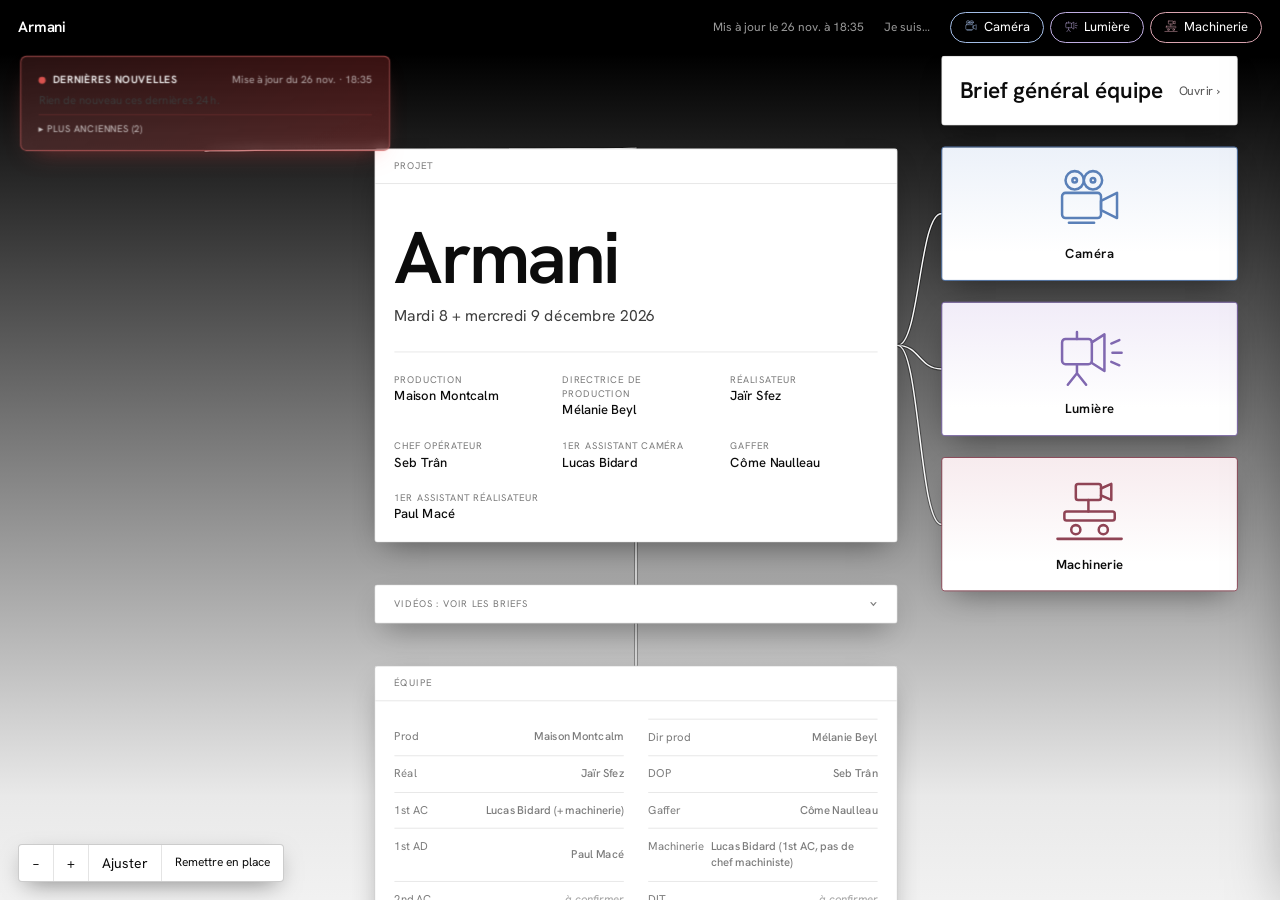
<file: projects/202612-armani/index.html>
<!DOCTYPE html>
<html lang="fr">
<head>
<meta charset="utf-8">
<meta name="viewport" content="width=device-width, initial-scale=1">
<meta name="robots" content="noindex, nofollow, noarchive">
<meta name="theme-color" content="#000000">
<title>Armani — tournage · 8+9 déc. 2026</title>
<link rel="icon" href="../../favicon.svg" type="image/svg+xml">
<link rel="preconnect" href="https://fonts.googleapis.com">
<link rel="preconnect" href="https://fonts.gstatic.com" crossorigin>
<link href="https://fonts.googleapis.com/css2?family=Hanken+Grotesk:wght@300;400;500;600&display=swap" rel="stylesheet">
<style>
:root{--ink:#0c0c0c;--mute:#7b7b7b;--line:#e4e4e4;--soft:#f5f5f5;--sans:"Hanken Grotesk",system-ui,-apple-system,"Helvetica Neue",Arial,sans-serif}
*,*::before,*::after{box-sizing:border-box}
html,body{margin:0;height:100%}
body{font:400 14px/1.45 var(--sans);color:var(--ink);background:#000;-webkit-font-smoothing:antialiased}
button,select,textarea,input{font:inherit;color:inherit}
button{background:none;border:0;padding:0;cursor:pointer}
a{color:inherit}

/* ---- barre du haut ---- */
.bar{position:fixed;top:0;left:0;right:0;z-index:30;display:flex;align-items:center;gap:14px;padding:12px 18px;background:linear-gradient(#000 60%,rgba(0,0,0,0));color:#fff}
.bar b{font-weight:600;letter-spacing:-.01em;font-size:15px;margin-right:auto;white-space:nowrap}
.bar small{color:#9a9a9a;font-size:12px;margin-right:6px}
.pills{display:flex;gap:6px;overflow-x:auto;scrollbar-width:none;max-width:70vw}
.pills::-webkit-scrollbar{display:none}
.pill{flex:none;border:1px solid rgba(255,255,255,.35);color:#fff;border-radius:99px;padding:5px 13px;font-size:13px;transition:.15s}
.pill:hover{border-color:#fff}
.pill.on{background:#fff;color:#000;border-color:#fff}

/* ---- canvas ---- */
#view{position:fixed;inset:0;overflow:auto;background:linear-gradient(180deg,#000 0%,#000 5%,#7d7d7d 42%,#e9e9e9 74%,#fff 100%) local}
#stage{position:relative;margin:0 auto}
#world{position:absolute;left:0;top:0;transform-origin:0 0}
#edges{position:absolute;left:0;top:0;pointer-events:none;overflow:visible}
.node{position:absolute;background:#fff;border:1px solid rgba(0,0,0,.14);border-radius:4px;box-shadow:0 14px 34px -12px rgba(0,0,0,.45)}
.node.drag{box-shadow:0 24px 50px -12px rgba(0,0,0,.6);z-index:5}
.node.me{box-shadow:0 0 0 3px #000,0 0 0 5px #fff,0 14px 34px -12px rgba(0,0,0,.45)}
.nh{display:flex;justify-content:space-between;align-items:center;padding:9px 14px 8px;border-bottom:1px solid var(--line);font-size:11px;letter-spacing:.09em;text-transform:uppercase;color:var(--mute);cursor:grab;user-select:none;touch-action:none}
.nh i{font-style:normal;letter-spacing:0;text-transform:none;font-size:12px}
.nb{padding:14px}
.node h3{margin:0 0 4px;font-size:19px;font-weight:600;letter-spacing:-.015em;line-height:1.15}
.node h2{margin:0;font-size:30px;font-weight:500;letter-spacing:-.03em;line-height:1.05}
.node p{margin:0 0 8px;color:#3d3d3d}
.sub{color:var(--mute);font-size:13px}
.node ul{list-style:none;margin:0;padding:0}
.node li{padding:7px 0;border-top:1px solid var(--line)}
.node li:first-child{border-top:0}

/* hero */
.facts{display:grid;grid-template-columns:1fr 1fr;gap:12px 14px;margin-top:16px}
.facts span{display:block;font-size:11px;letter-spacing:.08em;text-transform:uppercase;color:var(--mute)}
.facts b{font-weight:500;font-size:14px}
.facts.crew{grid-template-columns:repeat(3,1fr);gap:16px 20px;margin-top:22px;padding-top:18px;border-top:1px solid var(--line)}
.facts.crew b{font-size:15px}
body.m .facts.crew{grid-template-columns:1fr 1fr}
.cd{display:flex;align-items:baseline;gap:8px;margin-top:16px;padding-top:14px;border-top:1px solid var(--line)}
.cd strong{font-size:34px;font-weight:500;letter-spacing:-.03em}

/* campagnes */
.band{height:84px;margin:-14px -14px 12px;border-bottom:1px solid var(--line)}
.tag{display:inline-block;border:1px solid #cfcfcf;border-radius:99px;padding:2px 10px;font-size:12px;margin:2px 4px 2px 0}
.tag.k{background:#000;color:#fff;border-color:#000}
textarea,select,input[type=text]{width:100%;background:var(--soft);border:1px solid var(--line);border-radius:3px;padding:8px 10px}
textarea{min-height:64px;resize:vertical;line-height:1.45}
textarea:focus,select:focus,input:focus{outline:2px solid #000;outline-offset:-1px;background:#fff}

/* images de référence */
.rimg{display:block;width:100%;height:auto;border-radius:3px;margin-top:10px;border:1px solid var(--line);cursor:zoom-in;background:#000}
.refs{display:grid;grid-template-columns:1fr 1fr;gap:6px;margin-top:10px}
.refs img{width:100%;height:112px;object-fit:cover;border-radius:3px;border:1px solid var(--line);cursor:zoom-in;display:block}
.kn.lk small{display:block;margin-top:2px}
.kn.lk small a{color:inherit}
.refs.one{grid-template-columns:1fr}
.refs.one img{height:auto;object-fit:contain;background:#fff}
.refs.three{grid-template-columns:1fr 1fr 1fr}
.refs.three img{height:120px}
.node p.v{color:var(--ink)}
.node ul.v>li,.node ol.v>li{padding:9px 0}
.node ol.v{padding-left:18px;margin:0}
.node ol.v>li{border-top:1px solid var(--line)}
.node ul.s{margin:6px 0 0;padding-left:16px;list-style:disc}
.node ul.s li{border:0;padding:2px 0}
#lb{position:fixed;inset:0;z-index:80;background:rgba(0,0,0,.88);display:none;align-items:center;justify-content:center;padding:24px;cursor:zoom-out}
#lb.on{display:flex}
#lb img{max-width:100%;max-height:100%;object-fit:contain;box-shadow:0 20px 80px rgba(0,0,0,.6)}
/* fonds */
.sw{display:grid;grid-template-columns:1fr 1fr;gap:8px}
.sw div{height:74px;border:1px solid var(--line);border-radius:3px;display:flex;align-items:flex-end;padding:7px;font-size:12px}
.sw div span{background:rgba(255,255,255,.88);padding:1px 6px;border-radius:2px}
.sw .dark span{background:rgba(0,0,0,.6);color:#fff}

/* planning */
.slots{display:grid;grid-template-columns:1fr 1fr;gap:12px}
.slots label{display:block;font-size:11px;letter-spacing:.08em;text-transform:uppercase;color:var(--mute);margin-bottom:5px}

/* hub / départements */
.hub .nb{padding:12px 16px;text-align:center}
.hub h3{font-size:17px;margin:0}
.dept{cursor:pointer}
.dept:hover{box-shadow:0 18px 40px -12px rgba(0,0,0,.55)}
.bardone{height:4px;background:var(--line);border-radius:2px;margin:10px 0 12px;overflow:hidden}
.bardone i{display:block;height:100%;background:#000}
.dept li{font-size:13px;color:#3d3d3d}
.open{display:inline-block;margin-top:10px;font-size:13px;font-weight:500;border-bottom:1px solid #000}

/* équipe / questions */
.team{display:grid;grid-template-columns:1fr 1fr;gap:0 18px}
.team li{display:flex;justify-content:space-between;gap:8px;font-size:13px}
.team li span{color:var(--mute)}
.team li.tbc b{color:#aaa;font-weight:400;font-style:italic}
.ql li{display:flex;gap:10px;align-items:flex-start;cursor:pointer;font-size:13px}
.ql li:hover{background:var(--soft)}
.dot{flex:none;width:9px;height:9px;border-radius:50%;background:#000;margin-top:6px}
.dot.ok{background:transparent;border:1.5px solid #9a9a9a}

/* boutons */
.btn{display:inline-block;border:1px solid #000;border-radius:3px;padding:7px 13px;font-size:13px;font-weight:500;background:#fff;cursor:pointer}
.btn:hover{background:#000;color:#fff}
.btn.p{background:#000;color:#fff}
.row{display:flex;flex-wrap:wrap;gap:8px;margin-top:10px}

/* zoom */
.zoom{position:fixed;left:18px;bottom:18px;z-index:30;display:flex;background:#fff;border:1px solid rgba(0,0,0,.2);border-radius:4px;box-shadow:0 8px 24px -8px rgba(0,0,0,.5)}
.zoom button{padding:8px 13px;font-size:14px;border-right:1px solid var(--line)}
.zoom button:last-child{border:0;font-size:12px}
.zoom button:hover{background:var(--soft)}

/* tiroir */
#shade{position:fixed;inset:0;background:rgba(0,0,0,.35);z-index:40;opacity:0;pointer-events:none;transition:.2s}
#shade.on{opacity:1;pointer-events:auto}
#drawer{position:fixed;top:0;right:0;bottom:0;width:min(var(--dw,540px),100vw);background:#fff;z-index:41;transform:translateX(105%);transition:transform .25s cubic-bezier(.2,.8,.2,1);overflow:auto;box-shadow:-20px 0 60px rgba(0,0,0,.35)}
#drawer.on{transform:none}
.dh{position:sticky;top:0;background:#fff;border-bottom:1px solid var(--line);padding:16px 22px;display:flex;justify-content:space-between;align-items:center;z-index:2}
.dh h2{font-size:26px;font-weight:500;letter-spacing:-.025em;margin:0}
.dh button{font-size:26px;line-height:1;padding:2px 8px}
.ds{padding:20px 22px;border-bottom:1px solid var(--line)}
.ds ul{list-style:none;margin:0;padding:0}
.ds h4{margin:0 0 10px;font-size:11px;letter-spacing:.09em;text-transform:uppercase;color:var(--mute);font-weight:500}
.ds li{padding:8px 0 8px 16px;border-top:1px solid var(--line);position:relative}
.ds li:first-child{border-top:0}
.det.bl>span{display:block;position:relative;padding-left:14px}
.det.bl>span:not(.ed)::before{content:"";position:absolute;left:2px;top:.62em;width:5px;height:5px;border-radius:50%;background:#000}
.det.bl>span.ed{padding-left:0;min-width:240px}
.notebox{border:1px solid var(--line);background:var(--soft);border-radius:6px;padding:12px 14px;font-size:14px;line-height:1.5;white-space:pre-wrap;min-height:64px}
.notebox .ed{display:block;min-height:40px}
.ds .kn li::before{content:"";position:absolute;left:0;top:15px;width:6px;height:6px;border-radius:50%;background:#000}
.ds .kn li.w::before{background:transparent;border:1.5px solid #000}
.ds small{display:block;color:var(--mute)}
.tgrp{margin-top:14px;padding:2px 0 4px 14px;border-left:4px solid var(--g,#bbb)}
.tgrp>h4{color:var(--g,inherit)}
.tg0{--g:#2f6f9f}.tg1{--g:#c7822a}.tg2{--g:#3f8a5a}.tg3{--g:#8a4fa0}
.ck li{display:flex;gap:11px;align-items:flex-start;padding-left:0}
.ck .mk-l{cursor:pointer;display:flex;flex:none;margin-top:5px}
.ck i.mk{flex:none;width:11px;height:11px;border-radius:50%;border:1.5px solid #b5b5b5;margin-top:5px;box-sizing:border-box}
.ck .mk-l i.mk{margin-top:0}
.ck i.mk.on{background:#000;border-color:#000}
.ck li.off .t{color:#9a9a9a;font-weight:400}
.ck .t{font-weight:500}
.det{display:block;margin-top:4px;font-size:13px;color:#555}
.det>span{display:block;padding:2px 0}
.det em{font-style:normal;color:var(--mute)}
.ck .x{margin-left:auto;color:#9a9a9a;font-size:18px;line-height:1}
.ck .x:hover{color:#000}
.pis{font-size:12px;border:1px solid #cfcfcf;border-radius:99px;padding:0 8px;margin-left:6px;color:#555}
.add{display:flex;gap:8px;margin-top:12px}
.q{border:1px solid var(--line);border-radius:4px;padding:14px;margin-bottom:10px}
.q.done{opacity:.55}
.q header{display:flex;justify-content:space-between;gap:12px}
.q h5{margin:0;font-size:15px;font-weight:600;line-height:1.3}
.st{flex:none;border:1px solid #000;border-radius:99px;padding:2px 11px;font-size:12px;height:fit-content}
.st.r{background:#000;color:#fff}
.q .tags{margin:8px 0}
.q textarea{min-height:56px}
.fl{display:flex;gap:6px;flex-wrap:wrap}
.fl button{border:1px solid #cfcfcf;border-radius:99px;padding:3px 11px;font-size:12px}
.fl button.on{background:#000;color:#fff;border-color:#000}
.toast{position:fixed;left:50%;bottom:22px;transform:translateX(-50%) translateY(14px);background:#fff;color:#000;padding:9px 16px;border-radius:3px;box-shadow:0 8px 24px rgba(0,0,0,.4);opacity:0;transition:.2s;pointer-events:none;z-index:60;font-size:13px}
.toast.on{opacity:1;transform:translateX(-50%)}

/* mobile : colonne simple, plus de câbles */
body.m{background:linear-gradient(#000 0,#000 3%,#777 35%,#e8e8e8 70%,#fff 100%) fixed}
body.m #view{position:static;overflow:visible;padding:64px 14px 90px}
body.m #stage{width:auto!important;height:auto!important;background:none}
body.m #world{position:static;transform:none!important}
body.m #edges{display:none}
body.m .node{position:static;width:auto!important;margin:0 0 14px}
body.m .nh{cursor:default}
body.m .node.dept{position:relative;left:0!important;top:0!important}
body.m .dic{width:52px;height:52px;top:48px;right:18px}
body.m .zoom{display:none}
body.m .pills{max-width:62vw}
body.m .bar small{display:none}

/* lecture seule / édition */
.slots b{font-weight:500}.slots b.tbc{color:#9a9a9a;font-weight:400;font-style:italic}
.node h2.pl{white-space:pre-line;font-size:84px;line-height:1;letter-spacing:-.035em;font-weight:600;margin:22px 0 12px}
#n_root .sub{font-size:18px}
.team .rt{display:inline-flex;align-items:center}
.q .ans{margin-top:8px;padding:10px 12px;background:var(--soft);border-radius:3px;white-space:pre-wrap}
.rw{position:relative}
.ed{outline:none;border-radius:2px;min-width:2ch}
.ed:empty::before{content:attr(data-ph);color:#aaa;font-weight:400}
body.edit .ed{box-shadow:inset 0 -1px 0 rgba(0,0,0,.28)}
body.edit .ed:hover{background:rgba(0,0,0,.05)}
body.edit .ed:focus{background:#fff;box-shadow:0 0 0 2px #000}
.xdel{color:#999;font-size:17px;line-height:1;margin-left:6px;padding:0 4px;vertical-align:middle}
.xdel:hover{color:#000}
.rw .xdel{position:absolute;top:4px;right:4px;background:#fff;border-radius:99px;width:20px;height:20px;padding:0;margin:0;box-shadow:0 1px 4px rgba(0,0,0,.4)}
.xadd{display:inline-block;font-size:12px;border:1px dashed #8a8a8a;border-radius:99px;padding:2px 11px;margin:8px 6px 0 0;color:#333;background:#fff}
.xadd:hover{border-style:solid;border-color:#000}
.wk{display:inline-flex;gap:5px;align-items:center;font-size:12px;color:var(--mute);margin-top:2px}
.dt{width:auto;margin-left:auto;padding:3px 6px;font-size:12px}
#ebar{display:flex;align-items:center;gap:8px;margin-left:12px}
#ebar .elab{border:1px solid #fff;border-radius:99px;padding:3px 11px;font-size:12px;letter-spacing:.06em;text-transform:uppercase}
#estat{font-size:12px;color:#bbb;white-space:nowrap}
#ebar .btn{padding:5px 12px;border-color:#fff;background:transparent;color:#fff}
#ebar .btn.p{background:#fff;color:#000}
#ebar .btn:disabled{opacity:.35;cursor:default}
#ebar .btn:not(:disabled):hover{background:#fff;color:#000}
body.edit .nh{cursor:grab}body:not(.edit) .nh{cursor:default}
body.edit .pills{max-width:42vw}

/* dernières nouvelles */
.node.newsn{background:transparent;border:0;box-shadow:none}
.node.newsn .nh{display:none}
.node.newsn .nb{padding:0}
.newsn .news{margin-top:0;color:#fff;background:linear-gradient(135deg,rgba(255,110,110,.22),rgba(255,70,70,.32));border-color:rgba(255,120,120,.6);box-shadow:0 12px 30px -16px rgba(255,80,80,.5)}
.newsn .news{position:relative;overflow:hidden;animation:nglow 7s ease-in-out infinite}
.newsn .news::after{content:"";position:absolute;top:0;bottom:0;left:-50%;width:35%;background:linear-gradient(105deg,transparent,rgba(255,255,255,.07),transparent);transform:skewX(-18deg);animation:nsweep 11s ease-in-out infinite;pointer-events:none}
@keyframes nsweep{0%{left:-50%}35%,100%{left:130%}}
@keyframes nglow{0%,100%{box-shadow:0 12px 30px -16px rgba(255,80,80,.5),0 0 0 0 rgba(255,110,110,0)}50%{box-shadow:0 12px 30px -16px rgba(255,80,80,.55),0 0 14px 0 rgba(255,110,110,.16)}}
@media (prefers-reduced-motion:reduce){.newsn .news,.newsn .news::after{animation:none}}
.newsn .news .nt span{color:rgba(255,255,255,.65)}
.newsn .news .nd{color:#ffb4b4}
.newsn .news li{border-top-color:rgba(255,150,150,.3)}
.newsn .news .nk{color:#ffc9c9;border-color:rgba(255,170,170,.6)}
.newsn .news .nk.add,.newsn .news .nk.ajout{color:#fff}
.news{margin-top:20px;padding:12px 14px 10px;border-radius:7px;background:linear-gradient(135deg,rgba(255,138,138,.16),rgba(255,92,92,.24));border:1px solid rgba(214,84,84,.38);box-shadow:0 12px 30px -16px rgba(190,60,60,.6),inset 0 1px 0 rgba(255,255,255,.7);backdrop-filter:blur(6px)}
.news .nt{display:flex;align-items:center;gap:8px;font-size:12px;letter-spacing:.06em;text-transform:uppercase}
.news .nt b{font-weight:600}
.news .nt span{margin-left:auto;color:var(--mute);letter-spacing:0;text-transform:none;font-size:12px}
.pd{width:8px;height:8px;border-radius:50%;background:#d9534f;flex:none;animation:pd 2s ease-out infinite}
@keyframes pd{0%{box-shadow:0 0 0 0 rgba(217,83,79,.55)}100%{box-shadow:0 0 0 9px rgba(217,83,79,0)}}
.news ul{margin-top:8px}
.news li{display:flex;gap:8px;align-items:baseline;flex-wrap:wrap;padding:6px 0;font-size:13px;border-top:1px solid rgba(214,84,84,.22)}
.news li:first-child{border-top:0}
.nx.go{cursor:pointer}
.nx.go:hover{text-decoration:underline}
.news li small{margin-left:auto;color:var(--mute);font-size:11px;white-space:nowrap}
.news li{display:block}
.news .nm,.ds.news-d .nm{display:flex;align-items:center;gap:8px;flex-wrap:wrap;margin-bottom:4px}
.nd{font-size:14px;font-weight:600;color:#a83a3a;letter-spacing:-.01em}
.dp{font-size:11px;font-weight:500;letter-spacing:.04em;background:#000;color:#fff;border-radius:99px;padding:1px 10px}
.ntx{display:flex;gap:8px;align-items:baseline}
.ntx .nk{flex:none}
.nk{flex:none;font-size:10px;letter-spacing:.07em;text-transform:uppercase;border:1px solid #c94a4a;color:#a83a3a;border-radius:99px;padding:0 7px}
.nk.ajout{background:#c94a4a;color:#fff}.nk.retrait{border-color:#aaa;color:#888}
.ds.news-d{background:rgba(255,120,120,.1)}
.ds.news-d li{padding:7px 0;border-top:1px solid rgba(214,84,84,.22)}
.ds.news-d li:first-child{border-top:0}
.ds.news-d li::before{display:none}
.ds.news-d small{display:inline;margin-left:auto}
.nw{display:inline-block;vertical-align:middle;margin-left:8px;font-size:10px;font-weight:500;letter-spacing:.07em;text-transform:uppercase;background:#000;color:#fff;border-radius:99px;padding:1px 8px}
.rto{margin-top:6px;display:flex;flex-wrap:wrap;align-items:center;gap:0 2px;font-size:12px}
.rto .xadd{margin:4px 4px 0 0}
.xadd.on{background:#000;color:#fff;border:1px solid #000}
/* campagnes : tuiles + fenêtre agrandie */
.ctiles{display:grid;grid-template-columns:1fr 1fr;gap:14px}
.ct{position:relative;border-radius:6px;overflow:hidden;cursor:pointer;background:#fff;border:1px solid rgba(0,0,0,.18);box-shadow:0 10px 24px -14px rgba(0,0,0,.6);transition:transform .28s cubic-bezier(.16,1,.3,1),box-shadow .28s}
.ct:hover{transform:translateY(-4px) scale(1.015);box-shadow:0 24px 42px -16px rgba(0,0,0,.7)}
.ct .cth{height:92px;padding:12px 14px;color:#fff;display:flex;flex-direction:column;justify-content:space-between}
.ct .cth small{font-size:10px;letter-spacing:.12em;text-transform:uppercase;opacity:.8}
.ct .cth b{font-size:20px;font-weight:600;letter-spacing:-.02em;text-shadow:0 1px 8px rgba(0,0,0,.35)}
.ct img{width:100%;height:104px;object-fit:cover;display:block}
.ct p{margin:0;padding:10px 14px 4px;font-size:12.5px;color:#3d3d3d}
.ct .cgo{display:block;padding:2px 14px 12px;font-size:12px;font-weight:500}
#cv{position:fixed;inset:0;z-index:70;display:none;align-items:center;justify-content:center;padding:24px;background:rgba(0,0,0,.62);backdrop-filter:blur(5px);opacity:0;transition:opacity .3s}
#cv.on{display:flex}#cv.vis{opacity:1}
.cvp{width:min(1000px,100%);max-height:92vh;overflow:auto;background:#fff;border-radius:8px;box-shadow:0 40px 100px -20px rgba(0,0,0,.8);will-change:transform,opacity,filter}
.cvh{position:sticky;top:0;z-index:2;padding:20px 26px 18px;color:#fff;display:flex;align-items:flex-end;gap:16px}
.cvh .cvn{font-size:11px;letter-spacing:.14em;text-transform:uppercase;opacity:.85;display:block;margin-bottom:4px}
.cvh h2{font-size:44px;line-height:1.05;margin:0;font-weight:600;letter-spacing:-.03em;text-shadow:0 2px 14px rgba(0,0,0,.35)}
.cvb{margin-left:auto;display:flex;gap:6px}
.cvb button{width:34px;height:34px;border-radius:50%;background:rgba(255,255,255,.92);color:#000;font-size:20px;line-height:1}
.cvb button:hover{background:#fff}
.cvbd{padding:20px 26px 28px}
.cvbd h4{margin:22px 0 10px;font-size:11px;letter-spacing:.09em;text-transform:uppercase;color:var(--mute);font-weight:500}
.cvbd p{margin:0 0 10px}
.cvp .refs{grid-template-columns:1fr 1fr}
.cvp .refs img{height:230px}
.cvp .refs.one img{height:auto}
.cvg{display:grid;grid-template-columns:repeat(3,1fr);gap:14px}
.cvg>div{border:1px solid var(--line);border-radius:6px;padding:12px 14px;background:var(--soft)}
.cvg h5{margin:0 0 6px;font-size:14px;font-weight:600}
.cvg ul{list-style:none;margin:0;padding:0}
.cvg li{padding:4px 0 4px 14px;position:relative}
.cvg li::before{content:"";position:absolute;left:2px;top:.75em;width:5px;height:5px;border-radius:50%;background:#000}
.cvl{min-height:48px;white-space:pre-wrap}
@media(max-width:700px){.cvg{grid-template-columns:1fr}.cvh h2{font-size:30px}#cv{padding:8px}}
body.m #world{display:flex;flex-direction:column}
body.m #n_root{order:-3}
body.m #n_news{order:-2}
body.m #n_camps{order:-1}
body.m .ctiles{grid-template-columns:1fr 1fr;gap:10px}
body.m .ct img,body.m .ct p{display:none}
body.m .ct .cth{height:78px;padding:10px 12px}
body.m .ct .cth b{font-size:17px}
body.m .ct .cgo{padding:8px 12px}
body.m #cv{padding:0;align-items:flex-end}
body.m .cvp{width:100%;max-height:94vh;border-radius:14px 14px 0 0}
body.m .cvp .refs{grid-template-columns:1fr}
body.m .cvp .refs img{height:auto}
.rto select{width:auto;padding:3px 6px;font-size:12px;margin-top:4px;max-width:100%}
/* icônes de départements */
.dic{position:absolute;right:16px;top:44px;width:74px;height:74px;color:#000;opacity:.3;pointer-events:none}
.pi{display:inline-block;width:14px;height:14px;vertical-align:-2px;margin-right:6px;opacity:.8}
.pi svg{width:100%;height:100%;display:block}
.dp .pi{width:11px;height:11px;margin-right:4px;vertical-align:-1px;opacity:.9}
.dic svg,.dhi svg{width:100%;height:100%;display:block}
.dh h2{display:flex;align-items:center}
.dhi{display:inline-block;width:30px;height:30px;margin-right:10px;color:#000;opacity:.28}
/* brief équipe */
.bsec{padding:0 0 14px;margin:0 0 14px;border-bottom:1px solid var(--line)}
.bsec:last-child{border:0;margin:0;padding:0}
.bsec h4{margin:0 0 8px;font-size:11px;letter-spacing:.09em;text-transform:uppercase;color:var(--mute);font-weight:500}
.bt .refs{grid-template-columns:repeat(3,1fr);gap:6px;margin-top:8px}
.bt .refs img{height:64px}
.bt .slots{gap:8px 12px}
.bp{list-style:none;margin:0;padding:0}
.bp>li{padding:10px 0;border-top:1px solid var(--line)}
.bp>li:first-child{border-top:0;padding-top:0}
.bpt{display:flex;flex-wrap:wrap;gap:5px;margin-bottom:4px}
.bpx{font-weight:600;font-size:14px}
.bp ul.s{margin:5px 0 0;padding-left:16px;list-style:disc;color:#555;font-size:13px}
.bp .rimg.sm{max-height:110px;width:auto;max-width:100%;object-fit:contain;margin-top:8px}
.sum{padding:0 0 12px;margin:0 0 14px;border-bottom:1px solid var(--line)}
.sum b{font-weight:600;font-size:16px;letter-spacing:-.01em}
.ss{color:#555;font-size:13px;margin-top:3px}
.dp.sm{font-size:10px;padding:0 8px}
.det .mir{font-style:italic;color:#555}
.node.dept{border:1.5px solid var(--dc,#000);background:linear-gradient(180deg,var(--dt,#fff) 0,#fff 120px)}
.node.dept h3{font-size:22px}
.node.hub{background:transparent;border-color:rgba(255,255,255,.5);box-shadow:none}
.node.hub .nh,.node.hub h3,.node.hub .sub{color:#fff;border-color:rgba(255,255,255,.35)}

/* ===== couleurs départements (doux) ===== */
.d-cam{--dc:#5a80b8;--dt:#ecf1f9;--dd:#34527f;--dl:#a3bde6}
.d-lum{--dc:#8068b0;--dt:#f1ecf8;--dd:#56427f;--dl:#c0aee2}
.d-mach{--dc:#8f4455;--dt:#f7ebee;--dd:#5f2b38;--dl:#dba5b1}
.dp[class*=" d-"]{background:var(--dt);color:var(--dd);box-shadow:inset 0 0 0 1px color-mix(in srgb,var(--dc) 38%,transparent)}
.dp[class*=" d-"] .pi{color:var(--dc);opacity:1}
.pill[class*=" d-"]{border-color:var(--dl);color:#fff}
.pill[class*=" d-"] .pi{color:var(--dl);opacity:1}
.pill[class*=" d-"]:hover{background:color-mix(in srgb,var(--dc) 45%,transparent);border-color:var(--dl)}
.node.dept .dic{color:var(--dc);opacity:.45}
.node.dept .bardone i{background:var(--dc)}
.node.dept .open{color:var(--dd)}
.node.dept:hover{box-shadow:0 18px 40px -12px color-mix(in srgb,var(--dc) 55%,#000)}
#drawer[class*=" d-"] .dh{background:var(--dt);border-bottom:2px solid var(--dc)}
#drawer[class*=" d-"] .dhi{color:var(--dc);opacity:.7}
#drawer[class*=" d-"] .ds>h4{color:var(--dd)}
.cvg>div[class*="d-"]{background:var(--dt);border:1px solid color-mix(in srgb,var(--dc) 30%,transparent);border-left:4px solid var(--dc)}
.cvg>div[class*="d-"] h5{color:var(--dd)}
/* ===== campagnes identifiables ===== */
.cc0{--cc:#3f9a9a}.cc1{--cc:#c9953c}.cc2{--cc:#7ba05b}.cc3{--cc:#d9776a}
.cp{display:inline-flex;align-items:center;gap:5px;font:inherit;font-size:.84em;font-weight:600;letter-spacing:.01em;padding:0 9px 0 7px;margin:0 1px;border-radius:99px;background:color-mix(in srgb,var(--cc,#777) 14%,#fff);color:color-mix(in srgb,var(--cc,#777) 62%,#000);box-shadow:inset 0 0 0 1px color-mix(in srgb,var(--cc,#777) 42%,transparent);white-space:nowrap;line-height:1.55;vertical-align:baseline}
.cp::before{content:"";width:7px;height:7px;border-radius:50%;background:var(--cc,#777);flex:none}
.cp.all{--cc:#8a8a8a}
.cp[data-cpo]{cursor:pointer}.cp[data-cpo]:hover{filter:brightness(.95);box-shadow:inset 0 0 0 1px var(--cc)}
.dp[data-link]{cursor:pointer}.dp[data-link]:hover{filter:brightness(.96);box-shadow:inset 0 0 0 1px var(--dc)}
.cpg{display:inline-flex;flex-wrap:wrap;align-items:center;gap:3px;padding:2px 8px 2px 4px;border-radius:8px;background:rgba(0,0,0,.04);box-shadow:inset 0 0 0 1px rgba(0,0,0,.1)}
.cpg em{font-style:normal;font-size:10px;letter-spacing:.06em;text-transform:uppercase;color:#666;margin-left:4px}
.ct{border-top:0}
.ct .cth{border-bottom:5px solid var(--cc)}
.ct .cth small::before{content:"";display:inline-block;width:8px;height:8px;border-radius:50%;background:var(--cc);margin-right:6px;box-shadow:0 0 0 2px rgba(255,255,255,.75)}
.cf{display:flex;align-items:center;gap:7px;font-size:11px;padding:6px 12px 0;color:#555}
.slots .cf{padding:6px 0 0}
.cf i{display:block;width:34px;height:8px;border-radius:2px;border:1px solid rgba(0,0,0,.25)}
.fbar.grad,.cf.grad i{background:linear-gradient(180deg,#000,#fff)}
.fbar.incrust,.cf.incrust i{background:linear-gradient(180deg,#0b3d91,#6fb1ff)}
.fl3{margin-top:14px;display:grid;gap:10px}
.fg{display:flex;gap:10px;align-items:flex-start;font-size:13px;line-height:1.35}
.fg .fbar{flex:none;width:12px;height:36px;border-radius:3px;border:1px solid rgba(0,0,0,.25);margin-top:2px}
.fgc{margin-top:5px;display:flex;flex-wrap:wrap;gap:4px}
.cvh{border-bottom:6px solid var(--cc)}
.cvfond{display:inline-flex;align-items:center;gap:8px;font-size:12px;color:#444;margin:2px 0 12px}
.cvfond i{display:block;width:44px;height:10px;border-radius:2px;border:1px solid rgba(0,0,0,.25)}
.cvfond.grad i{background:linear-gradient(180deg,#000,#fff)}.cvfond.incrust i{background:repeating-linear-gradient(45deg,#bdbdbd 0 4px,#d9d9d9 4px 8px)}
.ctg{display:flex;flex-wrap:wrap;gap:4px;align-items:center;margin:2px 0 6px}
.ctg .cp{cursor:pointer;border:0}
.ctg .cp:not(.on){opacity:.35}
/* ===== gros changements on set + à définir ===== */
.cg{list-style:none;margin:0;padding:0}
.cg li{display:grid;grid-template-columns:minmax(120px,38%) 1fr auto;gap:10px;align-items:start;padding:8px 0;border-top:1px solid var(--line)}
.cg li:first-child{border-top:0}
.cgc{display:flex;flex-wrap:wrap;gap:3px}
.cgt{font-size:14px;line-height:1.4}
.opn .oi{border:1px dashed color-mix(in srgb,var(--dc,#888) 55%,transparent);background:var(--dt,var(--soft));border-radius:7px;padding:10px 12px;margin:0 0 10px}
.opn .oh{display:flex;flex-wrap:wrap;gap:6px;align-items:center;margin-bottom:6px}
.opn .oh b{font-size:15px}
.opn .or{font-size:14px;line-height:1.45;margin-top:6px}
.opn .or em{display:block;font-style:normal;font-size:10.5px;letter-spacing:.09em;text-transform:uppercase;color:var(--dd,#666);margin-bottom:1px}
.opn .or ul{margin:0;padding:0 0 0 18px;list-style:disc}
.opn .or li{border:0;padding:1px 0;font-size:14px;color:#222}
body.m .cg li{grid-template-columns:1fr auto}
body.m .cg li .cgc{grid-column:1/-1}

/* ===== acté en 3 blocs ===== */
.kgrp{margin:0 0 16px}.kgrp:last-child{margin-bottom:0}
.kgrp h5{margin:0 0 2px;font-size:10.5px;letter-spacing:.09em;text-transform:uppercase;color:var(--dd,#666);font-weight:600}
.kg-tech li{font-weight:600}
.kb{display:inline-block;font-size:10px;letter-spacing:.06em;text-transform:uppercase;padding:0 8px;border-radius:99px;margin:0 6px 2px 0;line-height:1.6;color:var(--dd,#444)}
.kb.decide{background:var(--dt,#eee);box-shadow:inset 0 0 0 1px var(--dc,#888)}
.kb.presse{background:#fff;box-shadow:inset 0 0 0 1px var(--dc,#888);border:1px dashed var(--dc,#888)}
.kc{margin:0 0 3px;display:flex;flex-wrap:wrap;gap:3px}
.kgo{display:inline-block;margin-top:4px;font-size:12px;font-weight:600;color:var(--dd,#222);text-decoration:none}
.kgo:hover{text-decoration:underline}
.kn small{display:block}
.kst,.kgs{width:auto!important;display:inline-block;margin:2px 4px 2px 0;font-size:12px;padding:3px 6px}
.oi.flash{animation:flsh 1.7s}
@keyframes flsh{0%,65%{box-shadow:0 0 0 3px var(--dc,#000)}100%{box-shadow:0 0 0 0 transparent}}
.kfig{margin:8px 0 2px;max-width:340px}.kfig .rimg{margin:0;max-height:230px;object-fit:cover}.kfig figcaption{font-size:12px;color:#555;line-height:1.35;margin-top:4px}
.opn .kfig{max-width:300px}
.mo{background:var(--dt);border:1px solid color-mix(in srgb,var(--dc) 30%,transparent);border-radius:7px;padding:10px 12px;margin:0 0 10px}
.mo .mt b{font-size:15px}.mo .md{margin:4px 0 6px;font-size:14px;line-height:1.45}
.mo .mc{display:flex;flex-wrap:wrap;gap:4px;align-items:center;margin:4px 0}
.mo .ml{margin:6px 0 0;padding:0 0 0 18px;list-style:disc;font-size:14px}.mo .ml li{border:0;padding:1px 0 1px 0}
.mp{margin:10px 0 0;font-size:14px;line-height:1.45}
.base{margin:14px 0 6px;border:1px solid var(--line);border-radius:8px;overflow:hidden;background:#fff}
.base .b0{display:flex;gap:12px;align-items:center;padding:11px 14px;background:#f5f5f5;border-bottom:1px solid var(--line)}
.bbar{flex:none;width:44px;height:30px;border:1px solid rgba(0,0,0,.3);background:#fff;border-radius:3px;box-shadow:inset 0 -9px 0 #ededed}
.base .b0 b{font-size:14.5px}.base .bp0{font-size:13px;color:#444;line-height:1.4;margin-top:2px}
.bsplit{display:grid;grid-template-columns:1fr 1fr}
.bf{display:flex;gap:10px;padding:11px 14px;font-size:13px;line-height:1.38}
.bf+.bf{border-left:1px solid var(--line)}
.bf b{display:block;font-size:13.5px;margin-bottom:2px}.bf .d{color:#555;display:block}
.bf .fbar{flex:none;width:12px;height:auto;min-height:44px;border-radius:3px;border:1px solid rgba(0,0,0,.25);margin-top:2px}
body.m .bsplit{grid-template-columns:1fr}body.m .bf+.bf{border-left:0;border-top:1px solid var(--line)}
.mp.base{margin:0 0 10px;padding:9px 12px;background:#f5f5f5;border-left:4px solid #bbb;border-radius:0 6px 6px 0;font-weight:500}
.acc{border:1px solid var(--line);border-radius:8px;margin:0 0 10px;background:#fff}
.acc>summary{list-style:none;cursor:pointer;padding:14px 16px;font-weight:600;font-size:15.5px;display:flex;justify-content:space-between;align-items:center}
.acc>summary::-webkit-details-marker{display:none}
.acc>summary::after{content:"›";font-size:22px;color:#888;transform:rotate(90deg);transition:transform .2s;line-height:1}
.acc[open]>summary::after{transform:rotate(-90deg)}
.acc[open]>summary{border-bottom:1px solid var(--line)}
.acc .accb{padding:14px 16px 16px}
.bdy{padding:16px 18px 40px}
.bcl{display:flex;justify-content:space-between;align-items:center;gap:14px;cursor:pointer;padding:4px 0}
.bcl b{font-size:26px;font-weight:600;letter-spacing:-.01em}
.bcl .cgo{opacity:.7}
.bcl:hover .cgo{opacity:1}
.gsub{margin-top:22px;padding-top:16px;border-top:1px solid var(--line)}
.gtabs{display:flex;gap:8px;margin-bottom:12px}
.gtabs .gt{font-size:13px;padding:6px 14px;cursor:pointer;opacity:.55;border:0;font-family:inherit}
.gtabs .gt.on{opacity:1;box-shadow:inset 0 0 0 1.5px var(--dc)}
.gtabs .gt .pi{width:14px;height:14px}
.gp[hidden]{display:none}
.gl{margin:0;padding-left:18px}.gl li{padding:5px 0;border:0;font-size:14px}
.gsub h5{margin:0 0 12px;font-size:12px;letter-spacing:.09em;text-transform:uppercase;color:#777;font-weight:600}
.rcap{margin-top:6px;font-size:12px;line-height:1.35;font-weight:600;color:var(--cc,#333);letter-spacing:.01em}
.rcap .ed:empty::before{font-weight:400;color:#999}

/* ---- aération globale ---- */
.nb{padding:20px 22px}
.nh{padding:12px 22px 11px}
.node li{padding:10px 0}
.facts.crew{margin-top:28px;padding-top:24px;gap:22px 24px}
.facts{gap:16px 18px}
.ctiles{gap:20px}
.sum{padding:0 0 18px;margin:0 0 22px}
.team{gap:0 28px}
.team li{padding:11px 0}
.newsn .news{padding:18px 20px 14px}
.news li{padding:10px 0}
.news .nt{margin-bottom:4px}
.dh{padding:20px 28px}
.ds{padding:28px 28px}
.ds h4{margin:0 0 16px}
.ds li{padding:11px 0 11px 18px}
.ds .kn li::before{top:19px}
.kgrp{margin:0 0 26px}
.kgrp h5{margin:0 0 8px}
.bdy{padding:22px 24px 56px}
.acc{margin:0 0 16px;border-radius:10px}
.acc>summary{padding:18px 20px}
.acc .accb{padding:20px 22px 24px}
.gsub{margin-top:30px;padding-top:26px}
.gtabs{gap:12px;margin-bottom:18px}
.gtabs .gt{flex:1 1 0;min-width:0;display:flex;align-items:center;justify-content:center;gap:6px;padding:9px 14px;text-align:center}
.base{margin:18px 0 10px}
.base .b0{padding:16px 18px}
.gl li{padding:8px 0}
.rcap{margin-top:9px}
.cvp .refs{gap:14px}
body.m .nb{padding:18px}
body.m .team{grid-template-columns:1fr}
body.m .ds,body.m .dh{padding-left:20px;padding-right:20px}
body.m #world{gap:6px}
.bp>li{padding:20px 0}
.bp>li:first-child{padding-top:4px}
.bp .bpt{margin-bottom:8px}
.bp ul.s{margin:10px 0 12px}
.bp ul.s li{padding:4px 0}
.bp .rimg.sm{margin-top:12px}
.gsub{padding-bottom:28px;margin-bottom:8px;border-bottom:1px solid var(--line)}
.gsub+ul.bp>li:first-child{padding-top:24px}
.bf>div{min-width:0}
.bfimg{display:block;width:100%;max-width:150px;height:70px;object-fit:cover;border-radius:4px;border:1px solid var(--line);margin-top:12px;cursor:zoom-in;transition:transform .15s,box-shadow .15s}
.bfimg:hover{transform:scale(1.03);box-shadow:0 6px 16px -8px rgba(0,0,0,.5)}
.bfimg.incrust{object-fit:contain;background:#fff}
.bfc{display:block;margin-top:5px;font-size:11px;color:#888}
.bf{padding:16px 18px;gap:14px}
.gtabs{gap:8px}
.gtabs .gt{flex:none;width:118px;font-size:11px;font-weight:500;letter-spacing:.04em;padding:3px 10px;gap:0;display:inline-flex;justify-content:center}
.gtabs .gt .pi{width:11px;height:11px;margin-right:4px}
.gtabs .gt.on{box-shadow:inset 0 0 0 1px var(--dc)}
.gtabs .gt{width:88px;font-size:10px;padding:0 8px;line-height:15px;height:15px;letter-spacing:.04em}
.gtabs .gt .pi{width:11px;height:11px;margin-right:4px}
.gtabs{gap:6px;margin-bottom:16px}
.kopn{margin-top:12px;padding:12px 14px;border-left:3px solid var(--dc,#999);background:var(--dt,#f6f6f6);border-radius:0 6px 6px 0}
.kopn .or{margin:0 0 10px}.kopn .or:last-child{margin-bottom:0}
.kopn .or em{display:block;font-style:normal;font-size:10.5px;letter-spacing:.09em;text-transform:uppercase;color:var(--dd,#666);font-weight:600;margin-bottom:3px}
.kopn ul{margin:0;padding-left:18px}.kopn li{padding:2px 0;border:0}
.ds .kn li.big{padding:16px 0 16px 22px}
.ds .kn li.big>span.ed,.ds .kn li.big>span{font-size:22px;font-weight:700;letter-spacing:-.01em;line-height:1.2;display:block}
.ds .kn li.big::before{top:25px;width:9px;height:9px}
.ds .kopn li::before{display:none}
.ds .kopn ul{list-style:disc;padding-left:20px}
.ds .kopn li{padding:2px 0;display:list-item}
.vibe{display:inline-block;position:relative;overflow:hidden;vertical-align:middle;margin-left:4px;padding:2px 10px;border-radius:99px;background:#111;color:#fff;font-size:11px;font-weight:700;letter-spacing:.08em;text-transform:uppercase;animation:vibe 5s ease-in-out infinite}
.vibe::after{content:"";position:absolute;top:0;bottom:0;left:-70%;width:45%;background:linear-gradient(100deg,transparent,rgba(255,255,255,.55),transparent);transform:skewX(-20deg);animation:woosh 5s ease-in-out infinite;pointer-events:none}
@keyframes vibe{0%,60%,100%{transform:none}62%{transform:translateX(-2px) rotate(-1deg)}64%{transform:translateX(2px) rotate(1deg)}66%{transform:translateX(-2px)}68%{transform:translateX(2px) rotate(-1deg)}70%{transform:translateX(-1px)}72%{transform:none}}
@keyframes woosh{0%,58%{left:-70%}74%,100%{left:140%}}
@media (prefers-reduced-motion:reduce){.vibe,.vibe::after{animation:none}}
/* campagnes repliées / nouvelle grille */
.node.shut .nb{display:none}
.node.shut .nh{border-bottom:0}
#n_camps .nh{cursor:pointer}
#n_camps .nh .chv{font-style:normal;font-size:20px;line-height:1;transform:rotate(90deg);transition:transform .2s;margin-left:10px}
#n_camps:not(.shut) .nh .chv{transform:rotate(-90deg)}
.node.dept .nb{padding:18px 20px}
/* barre du haut sur mobile : titre puis pastilles sur toute la largeur */
body.m .bar{flex-wrap:wrap;gap:8px 10px;padding:10px 14px 8px}
body.m .bar b{margin-right:0}
body.m .pills{max-width:100%;flex:1 1 100%;order:3;padding-bottom:2px}
body.m #view{padding-top:92px}
.node.dept .nh{display:none}.node.dept .nb{padding:18px;display:flex;flex-direction:column;align-items:center;gap:10px}
.node.dept .dname{font-size:15px;font-weight:600;letter-spacing:.02em;text-align:center}
.node.dept .dic{opacity:1;display:block;width:84px;height:84px;position:static}.node.dept .dic svg{width:100%;height:100%}
.node.shotn .nh{display:none}.node.shotn .nb{padding:0}
.shot{margin:0;position:relative;border-radius:inherit;overflow:hidden;background:#05070d}
.shot video{display:block;width:100%;height:auto;aspect-ratio:480/330;object-fit:cover}
.shot figcaption{position:absolute;left:0;right:0;bottom:0;display:flex;align-items:center;gap:10px;padding:26px 14px 11px;background:linear-gradient(180deg,transparent,rgba(5,7,13,.82));color:#fff}
.shot .shb{font-weight:700;font-size:12px;letter-spacing:.14em;text-transform:uppercase;padding:4px 9px;border-radius:999px;background:#fff;color:#05070d}
.shot small{font-size:11px;opacity:.85}
.node.bt .nh{display:none}.node.bt .nb{padding:16px 20px}
body.m .node.dept .dic{width:64px;height:64px}
body:not(.m) .node.newsn{z-index:4}
.newsn .news{background:linear-gradient(135deg,rgba(255,110,110,.16),rgba(255,70,70,.24));-webkit-backdrop-filter:blur(7px) saturate(1.2);backdrop-filter:blur(7px) saturate(1.2)}
.nh .vro{font-style:normal;display:inline-block;animation:vibe 2.6s ease-in-out infinite}
@media (prefers-reduced-motion:reduce){.nh .vro{animation:none}}
.bcl .vro2{display:inline-block;animation:vibe 2.6s ease-in-out infinite;font-size:22px;line-height:1.15}
@media (prefers-reduced-motion:reduce){.bcl .vro2{animation:none}}
.bcl .cgo{white-space:nowrap}.bcl .vro2{font-size:20px}
#dgrip{position:fixed;top:0;bottom:0;right:calc(min(var(--dw,540px),100vw) - 6px);width:12px;z-index:42;cursor:ew-resize;display:none;touch-action:none}
#dgrip::after{content:"";position:absolute;top:50%;left:4px;width:4px;height:48px;margin-top:-24px;border-radius:4px;background:rgba(0,0,0,.28)}
#dgrip:hover::after,#dgrip.on::after{background:rgba(0,0,0,.6)}
#drawer.on+#dgrip{display:block}
body.m #dgrip{display:none!important}body.m #drawer{width:100vw}
body.rs #drawer{transition:none}
.news .nold{margin-top:6px;border-top:1px solid rgba(214,84,84,.22)}
.news .nold summary{cursor:pointer;list-style:none;padding:8px 0 2px;font-size:11px;letter-spacing:.06em;text-transform:uppercase;opacity:.75}
.news .nold summary::-webkit-details-marker{display:none}
.news .nold summary::before{content:"▸ "}.news .nold[open] summary::before{content:"▾ "}
.news .nrec li{font-weight:500}
.news .nold ul{opacity:.85;margin-top:2px}
.pfg{display:grid;grid-template-columns:1fr 1fr;gap:14px 12px}
.pf{margin:0}.pf .kc{margin:0 0 6px}
.pf img{width:100%;height:auto;display:block;border-radius:4px;border:1px solid var(--line);cursor:zoom-in;background:#05070d}
.pf figcaption{margin-top:6px;font-size:12px;line-height:1.4;color:#333}
@media(max-width:700px){.pfg{grid-template-columns:1fr}}
img[src*="plan-feu"]{height:auto!important;max-height:none!important;aspect-ratio:auto!important;object-fit:contain!important;background:#05070d}
.cvg>*,.cvi>*{align-self:start}
</style>
</head>
<body>

<div class="bar">
  <b>Armani</b><small id="stamp"></small><small>Je suis…</small>
  <div class="pills" id="pills"></div>
</div>

<div id="view"><div id="stage"><div id="world"><svg id="edges"></svg></div></div></div>

<div class="zoom" id="zoom"><button data-z="-" aria-label="Dézoomer">−</button><button data-z="+" aria-label="Zoomer">+</button><button data-z="fit">Ajuster</button><button data-z="reset">Remettre en place</button></div>

<div id="shade"></div>
<aside id="drawer" aria-hidden="true"></aside><div id="dgrip" title="Glisser pour élargir ou rétrécir"></div>
<div class="toast" id="toast"></div>
<div id="lb"><img alt=""></div>
<div id="cv"><div class="cvp"></div></div>

<script>
/* =========== Configuration =========== */
const REPO={owner:"moodpics",repo:"sebtran",dir:"projects/202612-armani",branch:"main"};
const TOKEN_KEY="armani-gh-token",DRAFT_KEY="armani-draft-v1",VIEW_KEY="armani-view-v1";
const API=`https://api.github.com/repos/${REPO.owner}/${REPO.repo}/contents/${REPO.dir}`;
const EDIT_REQ=location.hash==="#edit";
let EDIT=false,TOKEN="",DATA=null,BASE=null,PENDING={},dirty=false,serverStamp="";
let V={role:"",z:0};try{V=Object.assign(V,JSON.parse(localStorage.getItem(VIEW_KEY)||"{}"))}catch(e){}
const saveView=()=>{try{localStorage.setItem(VIEW_KEY,JSON.stringify(V))}catch(e){}};

/* =========== Utilitaires =========== */
const $=s=>document.querySelector(s);
const esc=s=>String(s==null?"":s).replace(/[&<>"]/g,c=>({"&":"&amp;","<":"&lt;",">":"&gt;",'"':"&quot;"}[c]));
const toast=m=>{const t=$("#toast");t.textContent=m;t.classList.add("on");clearTimeout(toast.t);toast.t=setTimeout(()=>t.classList.remove("on"),m.length>70?9000:2600)};
const get=p=>p.split(".").reduce((o,k)=>o==null?o:o[k],DATA);
const set=(p,v)=>{const a=p.split("."),k=a.pop();a.reduce((o,x)=>o[x],DATA)[k]=v};
const imgSrc=s=>PENDING[s]?PENDING[s].url:s;
const mobile=()=>innerWidth<1000;
const uid=()=>Math.random().toString(36).slice(2,8);
const D=id=>DATA.depts.find(d=>d.id===id);
const di=id=>DATA.depts.findIndex(d=>d.id===id);
const isDone=t=>!!((t.lines&&t.lines.length)||(t.fix&&t.fix.length)||(t.ctl&&t.ctl.length)||(t.mir&&t.mir.length));

/* champs éditables : en lecture seule ce sont de simples textes */
const norm=s=>String(s||"").normalize("NFD").replace(/[̀-ͯ]/g,"").toLowerCase();
const TAGRE=/\s*#(cam|camera|lum|lumiere|mach|machinerie)\b/gi;
const TAGMAP={cam:"cam",camera:"cam",lum:"lum",lumiere:"lum",mach:"mach",machinerie:"mach"};
const clean=s=>String(s==null?"":s).replace(TAGRE,"").trim();
let _re=null,_rk="",_rm={};
function campRe(){const cs=(DATA&&DATA.camps)||[];const k=cs.map(c=>c.name+"|"+(c.alias||[]).join(",")).join(";");if(k===_rk)return _re;_rk=k;_rm={};
 const names=[];cs.forEach((c,i)=>{[c.name,...(c.alias||[])].forEach(n=>{if(n){names.push(n);_rm[n.toLowerCase()]=i}})});
 names.sort((a,b)=>b.length-a.length);
 _re=names.length?new RegExp("\\b("+names.map(n=>n.replace(/[.*+?^${}()|[\]\\]/g,"\\$&")).join("|")+")\\b","gi"):null;return _re}
const campChip=i=>`<span class="cp cc${i%4}" data-cpo="${i}" title="Ouvrir la fiche">${esc(DATA.camps[i].name)}</span>`;
function rich(t){const h=esc(clean(t));const re=campRe();if(!re)return h;return h.replace(re,m=>{const i=_rm[m.toLowerCase()];return i==null?m:campChip(i)})}
function campChips(ids){const cs=DATA.camps;ids=(ids||[]).filter(id=>cs.some(c=>c.id===id));
 if(!ids.length)return `<span class="cp all">Tous les films</span>`;
 const grp=cs.filter(c=>c.fond==="grad").map(c=>c.id);
 if(grp.length>1&&grp.length===ids.length&&grp.every(x=>ids.includes(x)))return `<span class="cpg">${grp.map(g=>campChip(cs.findIndex(c=>c.id===g))).join("")}<em>même fond</em></span>`;
 return ids.map(id=>campChip(cs.findIndex(c=>c.id===id))).join("")}
const campTog=(path,ids)=>EDIT?`<div class="ctg">${DATA.camps.map((c,i)=>`<button class="cp cc${i%4}${(ids||[]).includes(c.id)?" on":""}" data-ctog="${path}" data-cid="${c.id}">${esc(c.name)}</button>`).join("")}<span class="sub">(aucun = tous les films)</span></div>`:"";
const MOODN={grad:"Mood noir et blanc dégradé",incrust:"Mood incruste"};
const FOND={grad:{n:"Fond dégradé",g:"{n} {f} · fond dégradé noir → blanc",d:"Haut / bas, créé à la lumière : rangée de Skypanel X Hyperoptics sur le grill, borniol en top."},incrust:{n:"Fond incruste",g:"{n} {f} · ciel bleu / bleu incruste",d:"Toile chroma key bleue d'environ 8 × 6 m par-dessus le cyclo. Ciel bleu pour les plans à l'horizon (clair en bas, plus sombre en haut), bleu incruste pour le sol des top shots."}};
function baseBlock(){const cs=DATA.camps,R=(DATA.root&&DATA.root.base)||{t:"",p:""};return `<div class="base"><div class="b0"><i class="bbar"></i><div><b>${ed("root.base.t","span","",R.t,"Base commune")}</b><div class="bp0">${ed("root.base.p","span","",R.p,"Explication")}</div></div></div><div class="bsplit">${["grad","incrust"].map(k=>{const m=cs.map((c,i)=>[c,i]).filter(([c])=>c.fond===k);if(!m.length)return "";return `<div class="bf"><i class="fbar ${k}"></i><div><b>${esc(MOODN[k])} · ${m.length} ${m.length>1?"films":"film"}</b><span class="d">${esc(FOND[k].d)}</span><div class="fgc">${m.map(([c,i])=>campChip(i)).join("")}</div>${(()=>{const mm=((DATA.mood||{}).moods||[])[k==="grad"?0:1],im=mm&&mm.img;return im?`<img class="bfimg ${k}" data-zoom src="${esc(imgSrc(im))}" alt="${esc(MOODN[k])}" loading="lazy"><span class="bfc">${k==="grad"?"Référence du fond":"Storyboard pour l'instant"} · clique pour agrandir</span>`:""})()}</div></div>`}).join("")}</div></div>`}
function fixData(d){(d.depts||[]).forEach(x=>{x.open=x.open||[];x.open.forEach(o=>{o.c=o.c||[];o.sol=o.sol||[]});});(d.camps||[]).forEach(c=>{c.alias=c.alias||[]});d.root=d.root||{};d.root.base=d.root.base||{t:"Base commune : le fond cyclo blanc",p:"Tous les films sont tournés sur le fond cyclo blanc. C'est à partir de cette base que chaque fond est travaillé."};if(d.mood){d.mood.moods=d.mood.moods||[];d.mood.moods.forEach(m=>{m.c=m.c||[];m.lines=m.lines||[]})}return d}

const clip=(s,n=230)=>s.length>n?s.slice(0,n).replace(/\s+\S*$/,"")+"…":s;
const RULES=[
 {re:/(mouvement|dolly|jib|ronin|travelling|steadicam|\brail\b|grue|robotique|camera (avance|monte|recule|tourne))/,to:["cam","mach"]},
 {re:/(optique|filtre|focale|\bfps\b|objectif|alexa|master prime)/,to:["cam"]},
 {re:/(lumiere|eclairage|projecteur|gobo|lumen|skypanel|sypanel|keylight|borniol|floppy|batter|loading|astera|hyperion|hyperoptic|plexi|\bled\b|fresnel|\bhmi\b|dimmer|backlight|negativ fill|spotlight|\bspot\b)/,to:["lum"],from:["brief","camp"]},
 {re:/(\brig\b|rigs|rigging|\bgril|grill|\btop\b|truss|structure|perche|accroche|fixer|suspen)/,to:["mach"],from:["lum","brief","camp"]}
];
function unitsOf(Dt,withMood){
 const u=[],add=(text,src,srcId,to,tk)=>{if(text&&String(text).trim())u.push({text:String(text),src,srcId,to:to||null,tk:tk||null})};
 if(Dt.brief.sum){add(Dt.brief.sum.t,"Brief","brief");(Dt.brief.sum.sub||[]).forEach(x=>add(x,"Brief","brief"))}
 Dt.brief.items.forEach(it=>{add(it.t,"Brief","brief",it.to);(it.sub||[]).forEach(x=>add(x,"Brief","brief",it.to))});
 Dt.camps.forEach(c=>{add(c.txt,c.name,"camp");if(c.pist)add(c.pist,c.name+" · piste","camp");[["lum","Lumière"],["cam","Caméra"],["mach","Machinerie"]].forEach(([k,n])=>(c[k]||[]).forEach(l=>add(l,c.name+" · "+n,"camp",[{d:k}])))});
 if(withMood){(Dt.mood.items||[]).forEach(t=>add(t,"Mood","mood",["lum"]));(Dt.mood.moods||[]).forEach(m=>add(m.t+" : "+m.d,"Mood","mood",["lum"]))}
 Dt.depts.forEach(d=>{d.known.forEach(k=>add(k.t,d.name,d.id,k.to,k.from?"synced":null));d.todo.forEach(t=>(t.lines||[]).forEach(l=>add(l,d.name+" · "+t.t,d.id,t.to,d.id+"|"+norm(t.t).trim())));if(d.notes)add(d.notes,d.name+" · notes",d.id)});
 return u;
}
/* où une ligne est envoyée : #tags + cases « Envoyer vers » ; à défaut, mots-clés */
function routeOf(u){
 const to=new Set();
 [...u.text.matchAll(/#(cam|camera|lum|lumiere|mach|machinerie)\b/gi)].forEach(m=>to.add(TAGMAP[norm(m[1])]));
 (u.to||[]).forEach(x=>{if(x)to.add(x.d||x)});
 if(!to.size){const n=norm(u.text);RULES.forEach(r=>{if(r.from&&!r.from.includes(u.srcId))return;if(r.re.test(n))r.to.forEach(x=>to.add(x))})}
 return to;
}
/* le brief écrit directement dans la bonne sous-partie du département */
function syncBrief(i){
 const it=DATA.brief.items[i];if(!it)return;if(!it.id)it.id=uid();
 const lines=[clean(it.t),...(it.sub||[]).map(clean)].filter(Boolean);
 (it.to||[]).forEach(t=>{if(!t||!t.d)return;const d=D(t.d);if(!d)return;
  if(t.s==="@known"){let k=d.known.find(x=>x.from===it.id);if(!k){k={t:"",sub:"",w:0,from:it.id};d.known.push(k)}k.t=lines[0]||"";k.sub=lines.slice(1).join(" · ")}
  else{const td=d.todo.find(x=>norm(x.t).trim()===norm(t.s).trim());if(td)td.lines=lines.slice()}
 });
}
/* lignes écrites directement dans un département : recopiées dans les autres départements choisis */
function syncDept(){
 DATA.depts.forEach(d=>{d.known=d.known.filter(k=>!(k.from&&String(k.from).startsWith("dept:")));d.todo.forEach(t=>{t.mir=[]})});
 DATA.depts.forEach(src=>{
  const push=(lines,to,id)=>(to||[]).forEach(r=>{if(!r||!r.d||r.d===src.id)return;const dst=D(r.d);if(!dst)return;
   if(r.s==="@known")lines.forEach((l,i)=>dst.known.push({t:l,sub:"depuis "+src.name,w:0,from:"dept:"+id+":"+i}));
   else{const td=dst.todo.find(x=>norm(x.t).trim()===norm(r.s).trim());if(td)lines.forEach(l=>td.mir.push({text:l,src:src.name}))}});
  src.known.forEach((k,i)=>{if(!k.from&&k.to&&k.to.length&&k.t)push([clean(k.t)],k.to,src.id+"k"+i)});
  src.todo.forEach((t,i)=>{if(t.to&&t.to.length&&(t.lines||[]).length)push(t.lines.map(clean),t.to,src.id+"t"+i)});
 });
 DATA.depts.forEach(d=>d.todo.forEach(t=>{if(!t.mir||!t.mir.length)delete t.mir}));
}
const ROUTEOPTS=()=>DATA.depts.flatMap(d=>[[d.id,"@known",d.name+" › À savoir"],...d.todo.map(t=>[d.id,t.t.trim(),d.name+" › "+t.t.trim()])]);
const routeLabel=t=>{const d=D(t.d);return (d?d.name:t.d)+" › "+(t.s==="@known"?"À savoir":String(t.s).trim())};
/* =========== Dernières nouvelles / modifs =========== */
const KL={modif:"Modifié",ajout:"Ajouté",retrait:"Retiré"};
const fmtAt=iso=>{const d=new Date(iso);return isNaN(d)?"":d.toLocaleDateString("fr-FR",{day:"numeric",month:"short"})+" · "+d.toLocaleTimeString("fr-FR",{hour:"2-digit",minute:"2-digit"})};
const toks=t=>new Set(norm(clean(t)).split(/[^a-z0-9]+/).filter(w=>w.length>2));
const sim=(a,b)=>{const x=toks(a),y=toks(b);if(!x.size||!y.size)return 0;let n=0;x.forEach(w=>{if(y.has(w))n++});return n/(x.size+y.size-n)};
function mkChange(u,kind){const d=new Set([u.srcId]);routeOf(u).forEach(x=>d.add(x));return{src:u.src,d:[...d],kind,text:clip(clean(u.text),110)}}
function diffChanges(a,b){
 const ks=u=>u.srcId+"|"+norm(clean(u.text)).trim(),sT=new Set();
 [a,b].forEach(Dt=>Dt.brief.items.forEach(it=>(it.to||[]).forEach(t=>{if(t&&t.d&&t.s!=="@known")sT.add(t.d+"|"+norm(t.s).trim())})));
 const skip=u=>u.tk==="synced"||(u.tk&&sT.has(u.tk));/* sous-parties alimentées par le brief : seul le brief est signalé */
 const A=unitsOf(a,1),B=unitsOf(b,1);
 const sa=new Set(A.map(ks)),sb=new Set(B.map(ks));
 const add=B.filter(u=>!sa.has(ks(u))&&!skip(u)),rem=A.filter(u=>!sb.has(ks(u))&&!skip(u)),used=new Set(),out=[];
 add.forEach(u=>{let best=-1,bs=0;rem.forEach((r,i)=>{if(used.has(i)||r.srcId!==u.srcId)return;const v=sim(r.text,u.text);if(v>bs){bs=v;best=i}});
  const mod=bs>=.4;if(mod)used.add(best);out.push(mkChange(u,mod?"modif":"ajout"))});
 const m=new Map();out.forEach(c=>{const k=c.kind+"|"+norm(c.text),e=m.get(k);if(e)c.d.forEach(x=>{if(!e.d.includes(x))e.d.push(x)});else m.set(k,c)});
 return [...m.values()];
}
function srcNoDept(src,ds){const names=ds.map(x=>D(x).name.toLowerCase()),parts=String(src||"").split(" · "),first=parts[0].split(/\s+et\s+|\s*,\s*|\s*&\s*/).map(x=>x.trim().toLowerCase()).filter(Boolean);
 if(first.length&&first.every(x=>names.includes(x)))parts.shift();return parts.join(" · ")}
function newsList(list,max){
 return list.filter(c=>c.kind!=="retrait").slice(0,max).map(c=>{const ds=(c.d||[]).filter(x=>D(x)),dl=ds[0];
  return `<li><div class="nm"><span class="nd">${esc(fmtAt(c.at))}</span>${ds.map(x=>`<span class="dp d-${x}" data-link="${x}"><span class="pi">${ICON[x]||""}</span>${esc(D(x).name)}</span>`).join("")}</div><div class="ntx"><span class="nk ${esc(c.kind)}">${esc(KL[c.kind]||"")}</span><span class="nx${dl?" go":""}"${dl?` data-link="${dl}"`:""}>${(()=>{const sc=srcNoDept(c.src,ds);return (sc?rich(sc)+" : ":"")+rich(c.text)})()}</span></div></li>`}).join("");
}
const routeUI2=(path,to,own)=>EDIT?`<div class="rto"><span class="sub">Envoyer aussi vers :</span> ${(to||[]).filter(t=>t&&t.d).map((t,j)=>`<button class="xadd on" data-rrm="${path}" data-j="${j}" title="Retirer">${esc(routeLabel(t))} ×</button>`).join("")}<select data-radd="${path}"><option value="">+ sous-partie d'un autre département…</option>${ROUTEOPTS().map(([d,s2,l],k)=>d===own?"":`<option value="${k}">${esc(l)}</option>`).join("")}</select></div>`:"";
const routeUI=(i,to)=>EDIT?`<div class="rto"><span class="sub">Envoyer vers :</span> ${(to||[]).filter(t=>t&&t.d).map((t,j)=>`<button class="xadd on" data-rmroute="${i}" data-j="${j}" title="Retirer">${esc(routeLabel(t))} ×</button>`).join("")}<select data-addroute="${i}"><option value="">+ sous-partie…</option>${ROUTEOPTS().map(([d,s2,l],k)=>`<option value="${k}">${esc(l)}</option>`).join("")}</select></div>`:"";
const ed=(p,tag,cls,txt,ph)=>EDIT?`<${tag} class="${cls||""} ed" contenteditable="true" spellcheck="false" data-p="${p}" data-ph="${esc(ph||"…")}">${esc(txt)}</${tag}>`:`<${tag} class="${cls||""}">${/(^|\.)name$|^root\.|^camps\.\d+\./.test(p)?esc(clean(txt)):rich(txt)}</${tag}>`;
const edj=(p,tag,cls,arr,sep,ph)=>EDIT?`<${tag} class="${cls||""} ed" contenteditable="true" spellcheck="false" data-p="${p}" data-t="${sep==="\n"?"lines":"semi"}" data-ph="${esc(ph||"…")}">${esc((arr||[]).join(sep))}</${tag}>`:"";
const del=(p,i)=>EDIT?`<button class="xdel" data-del="${p}" data-i="${i}" title="Supprimer" aria-label="Supprimer">×</button>`:"";
const add=(p,tpl,label)=>EDIT?`<button class="xadd" data-add="${p}" data-tpl="${tpl}">+ ${esc(label)}</button>`:"";
const addimg=(p,label)=>EDIT?`<button class="xadd" data-addimg="${p}">+ ${esc(label||"image")}</button>`:"";
const tog=(p,on)=>EDIT?`<button class="xadd" data-tog="${p}" title="Met la ligne en gras dans le brief">${on?"Retirer la mise en avant":"Mettre en avant"}</button>`:"";
const setimg=(p,label)=>EDIT?`<button class="xadd" data-setimg="${p}">${esc(label||"Changer l'image")}</button>`:"";
const TPL={reco:()=>({t:""}),known:()=>({t:"",sub:"",w:0}),todo:()=>({t:"",done:0,lines:[],fix:[],ctl:[]}),ref:()=>({src:"",title:"Nouvelle référence",cap:"",link:"",linkText:""}),
 brief:()=>({id:uid(),t:"",b:1,sub:[],img:"",imgNote:"",to:[]}),str:()=>"",team:()=>({role:"",name:""}),open:()=>({id:uid(),t:"",c:[],pb:"",ch:"",sol:[]}),mood:()=>({id:uid(),t:"",d:"",c:[],lines:[],img:"",go:""}),known_mvt:()=>({t:"",sub:"",w:0,g:"mvt"}),known_rig:()=>({t:"",sub:"",w:0,g:"rig"}),known_tech:()=>({t:"",sub:"",w:0,g:"tech"}),known_conf:()=>({t:"",sub:"",w:0,g:"conf"}),known_spec:()=>({t:"",sub:"",w:0,g:"spec"}),qs:()=>({id:"q"+uid(),t:"",d:[],done:0,answer:""})};
const imgs=(p,list,cls)=>`<div class="refs ${cls||""}${list.length===1?" one":""}">${list.map((i,n)=>`<div class="rw"><img data-zoom src="${esc(imgSrc(i.src))}" alt="${esc(i.alt||"")}" loading="lazy">${(i.cap||EDIT)?`<div class="rcap">${ed(`${p}.${n}.cap`,"span","",i.cap||"","Légende de l'image")}</div>`:""}${del(p,n)}</div>`).join("")}</div>${addimg(p)}`;

/* =========== Corps des nodes =========== */
const world=$("#world"),svg=$("#edges"),stage=$("#stage");
let NODES=[],EDGES=[];const el={};
const IC='fill="none" stroke="currentColor" stroke-width="2.2" stroke-linecap="round" stroke-linejoin="round"';
const ICON={
 cam:`<svg viewBox="0 0 64 64" ${IC}><circle cx="19" cy="15" r="8"/><circle cx="35" cy="15" r="8"/><circle cx="19" cy="15" r="2"/><circle cx="35" cy="15" r="2"/><rect x="8" y="26" width="34" height="22" rx="3"/><path d="M42 33l14-7v22l-14-7z"/><path d="M14 52h22"/></svg>`,
 lum:`<svg viewBox="0 0 64 64" ${IC}><rect x="8" y="18" width="26" height="22" rx="3"/><path d="M34 21l11-7v32l-11-7"/><path d="M21 18v-6M21 40v8M13 58l8-10 8 10"/><path d="M51 22l7-3M52 30h8M51 38l7 3"/></svg>`,
 mach:`<svg viewBox="0 0 64 64" ${IC}><rect x="20" y="9" width="22" height="14" rx="2"/><path d="M42 13l9-4v14l-9-4"/><path d="M31 23v10"/><rect x="10" y="33" width="44" height="8" rx="2"/><circle cx="20" cy="49" r="4"/><circle cx="44" cy="49" r="4"/><path d="M4 57h56"/></svg>`};
function makeNodes(){
 NODES=[...(DATA.shot?[{id:"shot",kind:"",x:1070,y:0,w:340,cls:"shotn"}]:[]),
  {id:"bt",kind:"Brief équipe",x:1070,y:0,w:340,cls:"bt"},
  {id:"root",kind:"Projet",x:420,y:0,w:600},
  {id:"news",kind:"Latest news",x:14,y:0,w:424,cls:"newsn"},
  ...DATA.depts.map(d=>({id:"d_"+d.id,kind:"",x:1070,y:0,w:340,cls:"dept d-"+d.id,did:d.id})),
  {id:"camps",kind:"Vidéos : voir les briefs",x:420,y:0,w:600},
  {id:"team",kind:"Équipe",x:420,y:0,w:600}];
 const ds=DATA.depts.map(d=>"d_"+d.id);
 EDGES=[["root","news"],...ds.map(d=>["root",d]),["root","camps"],["camps","team"]];
}
function body(n){
 if(n.id==="root"){const r=DATA.root;return `<h2 class="pl">${ed("root.title","span","",r.title)}</h2>
  ${ed("root.sub","p","sub",r.sub)}
  <div class="facts crew">${(r.crew||[]).map((f,i)=>`<div>${ed(`root.crew.${i}.0`,"span","",f[0])}${ed(`root.crew.${i}.1`,"b","",f[1])}</div>`).join("")}</div>`;}
 if(n.id==="news")return `<div class="news"><div class="nt"><i class="pd"></i><b>Dernières nouvelles</b><span>Mise à jour du ${esc(fmtAt(DATA.updated))}</span></div>${(()=>{const L=(DATA.log||[]).filter(c=>c.kind!=="retrait"),cut=Date.now()-24*36e5,nw=L.filter(c=>new Date(c.at).getTime()>=cut),old=L.filter(c=>new Date(c.at).getTime()<cut);return (nw.length?`<ul class="nrec">${newsList(nw,50)}</ul>`:`<p class="sub" style="margin:6px 0 0">Rien de nouveau ces dernières 24 h.</p>`)+(old.length?`<details class="nold"><summary>Plus anciennes (${old.length})</summary><ul>${newsList(old,50)}</ul></details>`:"")})()}</div>`;

 if(n.id==="shot")return `<figure class="shot"><video src="refs/shot-filorga.mp4" poster="refs/shot-filorga.jpg" autoplay loop muted playsinline preload="auto" aria-label="Plan tourné pour Filorga"></video><figcaption><span class="shb">Shooté</span><small>Extrait du tournage des 19 et 20 novembre</small></figcaption></figure>`;
 if(n.id==="bt")return `<div class="bcl" data-brief><b>Brief général équipe</b><span class="cgo">Ouvrir ›</span></div>`;
 if(n.id==="camps"){const S=DATA.brief.sum||{t:"",sub:[]};return `<div class="sum">${ed("brief.sum.t","b","",S.t,"Résumé du projet")}${(S.sub||[]).map((x,j)=>`<div class="ss">${ed(`brief.sum.sub.${j}`,"span","",x)}${del("brief.sum.sub",j)}</div>`).join("")}${add("brief.sum.sub","str","ligne")}</div><div class="ctiles">${DATA.camps.map((c,i)=>`<div class="ct cc${i%4}" data-camp="${i}"><div class="cth" style="background:${campBg(c,i)}${c.fond==='incrust'?';--cc:#6fb1ff':''}"><small>Vidéo 0${i+1}</small><b>${esc(c.name)}</b></div>${c.fond&&FOND[c.fond]?`<div class="cf ${c.fond}"><i></i>${esc(FOND[c.fond].n)}</div>`:""}${thumb(c)?`<img src="${esc(imgSrc(thumb(c).src))}" alt="" loading="lazy">`:""}<p>${esc(clip(clean(c.txt),105))}</p><span class="cgo">Ouvrir ›</span></div>`).join("")}</div>`}
 if(n.did){const d=D(n.did),done=d.todo.filter(isDone).length,tot=d.todo.length;
  return `<span class="dic" role="img" aria-label="${esc(d.name)}" title="${esc(d.name)}">${ICON[d.id]||""}</span><span class="dname">${esc(d.name)}</span>`;}
 if(n.id==="team")return `<ul class="team">${DATA.team.map((m,i)=>`<li class="${m.name||EDIT?"":"tbc"}">${ed(`team.${i}.role`,"span","",m.role,"Rôle")}<span class="rt">${EDIT?ed(`team.${i}.name`,"b","",m.name,"à confirmer"):`<b style="font-weight:500">${m.name?esc(m.name):"à confirmer"}</b>`}${del("team",i)}</span></li>`).join("")}</ul>${add("team","team","membre")}
  <p class="sub" style="margin:10px 0 0">Téléphones et mails : dans la note Evernote, non publiés ici.</p>`;
 if(n.id==="qs"){const open=DATA.qs.filter(q=>!q.done).length;
  return `<div class="sub" style="margin-bottom:6px">${open} ouvertes sur ${DATA.qs.length}</div><ul class="ql">${DATA.qs.map(q=>`<li data-openq="${q.id}"><i class="dot${q.done?" ok":""}"></i><span>${esc(q.t)}</span></li>`).join("")}</ul>`;}
 return "";
}
function build(){
 world.querySelectorAll(".node").forEach(n=>n.remove());
 NODES.forEach(n=>{
  const a=document.createElement("article");a.className="node "+(n.cls||"");a.id="n_"+n.id;a.style.width=n.w+"px";
  a.innerHTML=`<header class="nh"><span>${esc(n.kind)}</span></header><div class="nb">${body(n)}</div>`;
  world.appendChild(a);el[n.id]=a;place(n);drag(n,a);
  if(n.id==="camps"){const h=a.querySelector(".nh");h.dataset.cfold="1";h.insertAdjacentHTML("beforeend",'<i class="chv">›</i>')}
  if(n.did)a.onclick=e=>{if(e.target.closest(".nh"))return;openDept(n.did)};
 });
 foldCamps();countdown();
}
let CAMPS=!!EDIT;
function foldCamps(){const a=el.camps;if(!a)return;a.classList.toggle("shut",!CAMPS);const s=a.querySelector(".nh span");if(s)s.innerHTML='Vidéos : <em class="vro">voir les briefs</em>'}
function toggleCamps(){CAMPS=!CAMPS;foldCamps();autoLayout()}
function renderAll(){
 NODES.forEach(n=>{if(el[n.id]){el[n.id].querySelector(".nb").innerHTML=body(n);}});foldCamps();
 countdown();autoLayout();
 if(drawerCtx)reopen();if(cvCtx!==null){const y=cvp.scrollTop;cvp.innerHTML=cvBody(cvCtx);cvp.scrollTop=y}renderPills();stamp();
}
const pos=n=>(DATA.pos&&DATA.pos[n.id])||{x:n.x,y:n.y};
let lay=0;
function autoLayout(){
 if(mobile())return;cancelAnimationFrame(lay);
 lay=requestAnimationFrame(()=>{
  const set=(id,y)=>{const n=NODES.find(x=>x.id===id);if(!n||!el[id])return y;n.y=y;place(n);return y+el[id].offsetHeight};
  set("news",64);const yr=170,rb=set("root",yr);
  let y=el.shot?set("shot",64)+24:64;y=set("bt",y)+24;DATA.depts.forEach(d=>{y=set("d_"+d.id,y)+24});
  set("team",set("camps",rb+48)+48);
  fitStage();drawEdges();
 });
}
document.addEventListener("toggle",e=>{if(e.target.classList&&e.target.classList.contains("nold"))autoLayout()},true);
document.addEventListener("load",e=>{if(e.target.tagName==="IMG")autoLayout()},true);
function place(n){const p=pos(n);el[n.id].style.left=p.x+"px";el[n.id].style.top=p.y+"px"}
function countdown(){
 const a=$("#days"),b=$("#daysLabel");if(!a)return;
 const d=Math.ceil((new Date(DATA.shootDate+"T09:00:00")-new Date())/864e5);
 if(d>1){a.textContent="J-"+d;b.textContent="jours avant le tournage"}else if(d===1){a.textContent="J-1";b.textContent="demain"}else if(d===0){a.textContent="J";b.textContent="c'est aujourd'hui"}else{a.textContent="—";b.textContent="tournage passé ou en cours"}
}

/* =========== Glisser les nodes (mode édition) + câbles =========== */
let z=1;
function drag(n,a){
 a.querySelector(".nh").addEventListener("pointerdown",e=>{
  if(!EDIT||mobile()||e.button>0)return;e.preventDefault();
  const sx=e.clientX,sy=e.clientY,p0={...pos(n)};a.classList.add("drag");
  const mv=ev=>{DATA.pos=DATA.pos||{};DATA.pos[n.id]={x:Math.max(0,Math.round(p0.x+(ev.clientX-sx)/z)),y:Math.max(0,Math.round(p0.y+(ev.clientY-sy)/z))};place(n);drawEdges()};
  const up=()=>{removeEventListener("pointermove",mv);a.classList.remove("drag");changed();fitStage()};
  addEventListener("pointermove",mv);addEventListener("pointerup",up,{once:true});
 });
}
const rect=id=>{const n=NODES.find(x=>x.id===id),p=pos(n),e=el[id];return{x:p.x,y:p.y,w:e.offsetWidth,h:e.offsetHeight}};
function drawEdges(){
 if(mobile()){svg.innerHTML="";return}
 let out="";
 EDGES.forEach(([a,b])=>{
  const P=rect(a),C=rect(b);let x1,y1,x2,y2,path;
  if(C.y>=P.y+P.h-20){x1=P.x+P.w/2;y1=P.y+P.h;x2=C.x+C.w/2;y2=C.y;const m=(y2-y1)/2;path=`M${x1} ${y1}C${x1} ${y1+m} ${x2} ${y2-m} ${x2} ${y2}`}
  else if(C.x+C.w<=P.x){x1=P.x;y1=P.y+P.h/2;x2=C.x+C.w;y2=C.y+C.h/2;const m=(x1-x2)/2;path=`M${x1} ${y1}C${x1-m} ${y1} ${x2+m} ${y2} ${x2} ${y2}`}
  else if(C.x>=P.x+P.w){x1=P.x+P.w;y1=P.y+P.h/2;x2=C.x;y2=C.y+C.h/2;const m=(x2-x1)/2;path=`M${x1} ${y1}C${x1+m} ${y1} ${x2-m} ${y2} ${x2} ${y2}`}
  else{x1=P.x+P.w/2;y1=P.y;x2=C.x+C.w/2;y2=C.y+C.h;const m=(y1-y2)/2;path=`M${x1} ${y1}C${x1} ${y1-m} ${x2} ${y2+m} ${x2} ${y2}`}
  out+=`<path d="${path}" fill="none" stroke="rgba(0,0,0,.4)" stroke-width="4" stroke-linecap="round"/><path d="${path}" fill="none" stroke="#fff" stroke-width="1.6" stroke-linecap="round"/>`;
 });
 svg.innerHTML=out;
}
const WORLD_W=1440;
function fitStage(){
 if(mobile()){stage.style.width=stage.style.height="";world.style.transform="";world.style.width=world.style.height="";svg.setAttribute("width",0);svg.setAttribute("height",0);return}
 const W=Math.max(WORLD_W,...NODES.map(n=>{const r=rect(n.id);return r.x+r.w+40})),H=Math.max(...NODES.map(n=>{const r=rect(n.id);return r.y+r.h}))+90;
 svg.setAttribute("width",W);svg.setAttribute("height",H);
 world.style.width=W+"px";world.style.height=H+"px";world.style.transform=`scale(${z})`;
 stage.style.width=W*z+"px";stage.style.height=H*z+"px";
}
let userK=1;
const fitZ=()=>Math.min(1.35,(innerWidth-24)/WORLD_W);
function applyZoom(){z=Math.max(.25,Math.min(2,fitZ()*userK));fitStage();drawEdges()}
function zoomTo(v){userK=Math.max(.5,Math.min(1.8,v/fitZ()));applyZoom()}
$("#zoom").onclick=e=>{const b=e.target.closest("[data-z]");if(!b)return;const k=b.dataset.z;
 if(k==="+"){userK=Math.min(1.8,userK*1.15);applyZoom()}else if(k==="-"){userK=Math.max(.5,userK/1.15);applyZoom()}else if(k==="fit"){userK=1;applyZoom()}
 else if(EDIT&&confirm("Remettre tous les blocs à leur place d'origine ?")){DATA.pos={};NODES.forEach(place);changed();fitStage();drawEdges()}};

/* =========== Tiroir =========== */
const drawer=$("#drawer"),shade=$("#shade");let drawerCtx=null;
function openDrawer(html){drawer.classList.remove("d-cam","d-lum","d-mach");drawer.innerHTML=html;drawer.classList.add("on");shade.classList.add("on");drawer.setAttribute("aria-hidden","false");drawer.querySelector("[data-close]").onclick=closeDrawer}
function closeDrawer(){drawer.classList.remove("on");shade.classList.remove("on");drawer.setAttribute("aria-hidden","true");const had=drawerCtx;drawerCtx=null;if(had&&EDIT)renderAll()}
function reopen(){const c=drawerCtx;if(!c)return;const y=drawer.scrollTop;if(c.t==="d")openDept(c.id,1);else if(c.t==="b")openBrief(1);else openQs(c.id,1);drawer.scrollTop=y}
shade.onclick=closeDrawer;drawer.addEventListener("toggle",e=>{const t=e.target;if(t&&t.dataset&&t.dataset.acc)ACC[t.dataset.acc]=t.open},true);
const lb=$("#lb");function closeLb(){lb.classList.remove("on")}
lb.onclick=closeLb;addEventListener("keydown",e=>{if(e.key==="Escape"){closeLb();closeDrawer()}});
document.addEventListener("click",e=>{const i=e.target.closest&&e.target.closest("img[data-zoom]");if(!i)return;e.stopPropagation();lb.querySelector("img").src=i.currentSrc||i.src;lb.classList.add("on")},true);
const head=t=>`<div class="dh"><h2>${t}</h2><button data-close aria-label="Fermer">×</button></div>`;

const ACC={};let GT="lum";
function briefHtml(){const L=DATA.loc,B=DATA.brief,P=DATA.plan;
  const pills=it=>[...routeOf({text:it.t,srcId:"brief",to:it.to})].filter(x=>D(x)).map(x=>`<span class="dp sm d-${x}" data-link="${x}"><span class="pi">${ICON[x]||""}</span>${esc(D(x).name)}</span>`).join("");
  const BI=(it,i)=>`<li><div class="bpt">${pills(it)}</div>${ed(`brief.items.${i}.t`,"b","bpx",it.t,"Point à penser")}
   ${(it.sub.length||EDIT)?`<ul class="s">${it.sub.map((x,j)=>`<li>${ed(`brief.items.${i}.sub.${j}`,"span","",x)}${del(`brief.items.${i}.sub`,j)}</li>`).join("")}</ul>${add(`brief.items.${i}.sub`,"str","sous-point")}`:""}
   ${it.img?`<img class="rimg sm" data-zoom src="${esc(imgSrc(it.img))}" alt="">${ed(`brief.items.${i}.imgNote`,"p","sub",it.imgNote,"Légende")}`:""}${setimg(`brief.items.${i}.img`,it.img?"Changer l'image":"+ image")}${routeUI(i,it.to)}${del("brief.items",i)}</li>`;
  const GS=`<div class="gsub"><div class="gtabs">${[["lum","Lumière"],["mach","Machinerie"]].map(([k,t])=>`<button type="button" class="dp d-${k} gt${GT===k?" on":""}" data-gtab="${k}"><span class="pi">${ICON[k]||""}</span>${t}</button>`).join("")}</div><div class="gp d-lum" data-gp="lum"${GT==="lum"?"":" hidden"}>${baseBlock()}</div><div class="gp d-mach" data-gp="mach"${GT==="mach"?"":" hidden"}><ul class="gl">${((D("mach")||{}).known||[]).filter(k=>k.g==="rig"&&(k.c||[]).some(c=>c!=="regen")).map(k=>`<li>${rich(k.t)}</li>`).join("")}</ul></div></div>`;
  const secs=[["loc","Où",`${ed("loc.name","b","",L.name)}<div class="sub">${EDIT?ed("loc.link","span","",L.link,"https://…"):`<a href="${esc(L.link)}" target="_blank" rel="noopener">${esc(L.link.replace(/^https?:\/\//,""))}</a>`}${L.pdf&&!EDIT?` · <a href="${esc(L.pdf)}" target="_blank" rel="noopener">plan du plateau (PDF)</a>`:""}</div>${imgs("loc.imgs",L.imgs)}`],["plan","Planning provisoire",`${EDIT||P.intro?ed("plan.intro","p","sub",P.intro):""}<div class="slots">${P.slots.map((s,i)=>`<div>${ed(`plan.slots.${i}.label`,"label","",s.label)}${EDIT?`<select data-p="plan.slots.${i}.camp"><option value="">À définir</option>${DATA.camps.map(c=>`<option${s.camp===c.name?" selected":""}>${esc(c.name)}</option>`).join("")}</select>`:`${(()=>{const ci=DATA.camps.findIndex(c=>c.name===s.camp);return ci>=0?`<div class="fgc">${campChip(ci)}</div>${(()=>{const f=DATA.camps[ci].fond;return f&&FOND[f]?`<div class="cf ${f}"><i></i>${esc(FOND[f].n)}</div>`:""})()}`:`<b class="tbc">${esc(s.camp||"À définir")}</b>`})()}`}</div>`).join("")}</div>`],["glob","Au global",`<ul class="bp">${B.items.slice(0,1).map(BI).join("")}</ul>${GS}<ul class="bp">${B.items.slice(1).map((it,i)=>BI(it,i+1)).join("")}</ul>${add("brief.items","brief","point à penser")}${ed("brief.source","p","sub",B.source)}`]];
  return secs.map(([k,t,h])=>`<details class="acc" data-acc="${k}"${ACC[k]!==false?" open":""}><summary>${t}</summary><div class="accb">${h}</div></details>`).join("")}
function openBrief(keep){drawerCtx={t:"b"};openDrawer(head("Brief équipe")+`<div class="bdy">${briefHtml()}</div>`);if(!keep)drawer.scrollTop=0}
function openDept(id,keep){
 const d=D(id),k=di(id),P="depts."+k;drawerCtx={t:"d",id};
 const mir=t=>(t.mir||[]).map(m=>`<span class="mir">↳ ${rich(m.text)} <em>(${esc(m.src)})</em></span>`).join("");
 const det=id!=="lum"?(t,p)=>EDIT?`<span class="det bl">${edj(p+".lines","span","",t.lines,"\n","Une ligne par point (liste à puces)")}${mir(t)}</span>`:((t.lines.length||(t.mir||[]).length)?`<span class="det bl">${t.lines.map(l=>`<span>${rich(l)}</span>`).join("")}${mir(t)}</span>`:""):(t,p)=>EDIT?`<span class="det">${edj(p+".lines","span","",t.lines,"\n","Détails (une ligne par point)")}${mir(t)}<span><em>Fixtures :</em> ${edj(p+".fix","span","",t.fix,"; ","fixtures (séparées par ;)")}</span><span><em>Light Control :</em> ${edj(p+".ctl","span","",t.ctl,"; ","light control (séparés par ;)")}</span></span>`
  :(t.lines.length||t.fix.length||t.ctl.length||(t.mir||[]).length)?`<span class="det">${t.lines.map(l=>`<span>${rich(l)}</span>`).join("")}${mir(t)}${t.fix.length?`<span><em>Fixtures :</em> ${esc(t.fix.join(" ; "))}</span>`:""}${t.ctl.length?`<span><em>Light Control :</em> ${esc(t.ctl.join(" ; "))}</span>`:""}</span>`:"";

 const G3=[["conf",""],["spec","Plans et effets particuliers"]],GL={tech:"technicien",conf:"point de config",spec:"plan / effet particulier",mvt:"point mouvement caméra",rig:"point installation lumière / rig"};
 const GR=id==="mach"?[["mvt","Mouvement caméra"],["rig","Installation lumière / rig"]]:G3,gOf=it=>{const g=it.g||"conf";return GR.some(x=>x[0]===g)?g:GR[0][0]};
 const goOpts=()=>{const o=[["","Aucun lien"]];DATA.depts.forEach(x=>(x.refs||[]).forEach((r,i)=>{if(r.src)o.push([`ref:${x.id}:${i}`,`Image · ${x.name} · ${clip(clean(r.title),38)}`])}));(d.open||[]).forEach(q=>o.push([`open:${q.id}`,`À définir · ${clip(clean(q.t),38)}`]));return o};
 const refImg=g=>{if((g||"").includes(","))return g.split(",").map(x=>refImg(x.trim())).join("");const m=(g||"").split(":");if(m[0]!=="ref")return "";const r=((D(m[1])||{}).refs||[])[+m[2]];if(!r||!r.src)return "";return `<figure class="kfig"><img class="rimg" data-zoom src="${esc(imgSrc(r.src))}" alt="${esc(clean(r.title))}" loading="lazy">${r.cap?`<figcaption>${rich(r.cap)}</figcaption>`:""}</figure>`};
 const refOpts=()=>{const o=[["","Pas d'image"]];DATA.depts.forEach(x=>(x.refs||[]).forEach((r,i)=>{if(r.src)o.push([`ref:${x.id}:${i}`,`${x.name} · ${clip(clean(r.title),38)}`])}));return o};
 const goLink=g=>g?`<a href="#" class="kgo" data-go="${esc(g)}">${g.startsWith("open:")?"Voir le point à définir ›":"Ouvrir le plan / l'effet ›"}</a>`:"";
 const kItem=(it,i)=>{const Q=`${P}.known.${i}`,g=gOf(it);
  return `<li class="${it.w?"w":""}${it.big?" big":""}">${EDIT?campTog(Q+".c",it.c):((it.c&&it.c.length)?`<div class="kc">${campChips(it.c)}</div>`:"")}${ed(`${Q}.t`,"span","",it.t,"Point")}${(it.tag||EDIT&&"tag" in it)?` ${ed(`${Q}.tag`,"span","vibe",it.tag,"Étiquette")}`:""}${EDIT?`<small>${ed(`${Q}.sub`,"span","",it.sub,"Précision (optionnelle)")}</small>`:(it.sub?`<small>${rich(it.sub)}</small>`:"")}${EDIT?`<div class="rto"><select class="kgs" data-p="${Q}.g">${GR.map(([v,l])=>`<option value="${v}"${g===v?" selected":""}>${GL[v]}</option>`).join("")}</select><select class="kgs" data-p="${Q}.go">${goOpts().map(([v,l])=>`<option value="${esc(v)}"${(it.go||"")===v?" selected":""}>${esc(l)}</option>`).join("")}</select></div>`:((it.go||"").startsWith("ref:")?refImg(it.go):goLink(it.go))}${(it.ch||(it.sol&&it.sol.length)||(EDIT&&"ch" in it))?`<div class="kopn">${(it.ch||EDIT)?`<div class="or"><em>Enjeu</em>${ed(Q+".ch","span","",it.ch,"Quel est le challenge ?")}</div>`:""}${((it.sol&&it.sol.length)||EDIT)?`<div class="or"><em>Pistes à discuter</em>${EDIT?edj(Q+".sol","span","",it.sol||[],"\n","Une piste par ligne"):`<ul>${it.sol.map(x=>`<li>${rich(x)}</li>`).join("")}</ul>`}</div>`:""}</div>`:""}${it.from?"":routeUI2(Q,it.to,id)}${del(P+".known",i)}</li>`};
 const knownHtml=GR.map(([g,gl])=>{const its=d.known.map((it,i)=>[it,i]).filter(([it])=>gOf(it)===g);if(!its.length&&!EDIT)return "";return `<div class="kgrp kg-${g}">${gl?`<h5>${gl}</h5>`:""}<ul class="kn">${its.map(([it,i])=>kItem(it,i)).join("")}</ul>${add(P+".known","known_"+g,GL[g])}</div>`}).join("");

 const plansHtml=id==="lum"&&((d.plans||[]).length)?`<div class="kgrp kg-plans"><h5>Plans de feu · Nathan</h5><div class="pfg">${d.plans.map((p,n)=>`<figure class="pf"><div class="kc">${campChips(p.c)}</div><img data-zoom src="${esc(imgSrc(p.src))}" alt="" loading="lazy"><figcaption>${ed(`${P}.plans.${n}.cap`,"span","",p.cap,"Légende")}</figcaption></figure>`).join("")}</div><p class="sub" style="margin:6px 0 0">Clique sur un plan pour l'agrandir.</p></div>`:"";
 const dirHtml=id==="lum"?(()=>{const M=DATA.mood||{},mo=M.moods||[];return `<div class="kgrp kg-dir"><h5>Direction lumière</h5>${(M.p||EDIT)?`<p class="mp base">${ed("mood.p","span","",M.p,"Ex. : on shoote tout sur fond cyclo blanc…")}</p>`:""}${mo.map((m,i)=>{const Q=`mood.moods.${i}`;return `<div class="mo"><div class="mt"><b>${ed(Q+".t","span","",m.t,"Mood")}</b>${del("mood.moods",i)}</div>${ed(Q+".d","p","md",m.d,"Description")}${EDIT?campTog(Q+".c",m.c):((m.c&&m.c.length)?`<div class="mc"><span class="sub">${m.c.length>1?"Pour "+m.c.length+" films":"Film concerné"} :</span> ${campChips(m.c)}</div>`:"")}${EDIT?edj(Q+".lines","div","ml",m.lines,"\n","Une ligne par point"):((m.lines&&m.lines.length)?`<ul class="ml">${m.lines.map(l=>`<li>${rich(l)}</li>`).join("")}</ul>`:"")}${EDIT?"":goLink(m.go)}${m.img?`<figure class="kfig"><img class="rimg" data-zoom src="${esc(imgSrc(m.img))}" alt="${esc(clean(m.t))}" loading="lazy"></figure>`:""}${EDIT?`<div class="rto"><select class="kgs" data-p="${Q}.go">${goOpts().map(([v,l])=>`<option value="${esc(v)}"${(m.go||"")===v?" selected":""}>${esc(l)}</option>`).join("")}</select></div>`+setimg(Q+".img",m.img?"Changer l'image":"+ image"):""}</div>`}).join("")}${add("mood.moods","mood","mood")}</div>`})():"";
 openDrawer(head(`<span class="dhi">${ICON[id]||""}</span>`+(EDIT?ed(P+".name","span","",d.name,"Nom"):esc(d.name)))+`
  ${(()=>{const dn=(DATA.log||[]).filter(c=>(c.d||[]).includes(id));return `<div class="ds news-d"><h4>Latest news/modif</h4>${dn.length?`<ul>${newsList(dn,6)}</ul>`:`<p class="sub" style="margin:0">Rien de nouveau pour l'instant.</p>`}</div>`})()}
  <div class="ds"><h4>À savoir</h4>${dirHtml}${plansHtml}${knownHtml}</div>
  ${(d.open&&d.open.length||EDIT)?`<div class="ds opn"><h4>À définir</h4>${(d.open||[]).map((o,i)=>{const Q=`${P}.open.${i}`;return `<div class="oi" data-oid="${esc(o.id||"")}"><div class="oh">${EDIT?campTog(Q+".c",o.c):(o.c&&o.c.length?campChips(o.c):"")}<b>${ed(Q+".t","span","",o.t,"Sujet à définir")}</b>${del(P+".open",i)}</div>${(o.pb||EDIT)?`<div class="or"><em>Problème</em>${ed(Q+".pb","span","",o.pb,"Quel est le problème ?")}</div>`:""}${EDIT?`<div class="or"><em>Image</em><select class="kgs" data-p="${Q}.ref">${refOpts().map(([v,l])=>`<option value="${esc(v)}"${(o.ref||"")===v?" selected":""}>${esc(l)}</option>`).join("")}</select></div>`:(o.ref?refImg(o.ref):"")}${(o.ch||EDIT)?`<div class="or"><em>Enjeu</em>${ed(Q+".ch","span","",o.ch,"Quel est le challenge ?")}</div>`:""}${((o.sol&&o.sol.length)||EDIT)?`<div class="or"><em>Pistes à discuter</em>${EDIT?edj(Q+".sol","span","",o.sol,"\n","Une piste par ligne"):`<ul>${o.sol.map(x=>`<li>${rich(x)}</li>`).join("")}</ul>`}</div>`:""}</div>`}).join("")}${add(P+".open","open","point à définir")}</div>`:""}

  <div class="ds">${(G=>(G.length?G:[""]).map((g,gi)=>`<div class="tgrp tg${gi%4}"><h4>${g||(d.todo.length||EDIT?"Liste pressentie":"")}</h4><ul class="ck">${d.todo.map((t,i)=>(t.grp||"")===g?`<li class="${isDone(t)?"":"off"}"><i class="mk${isDone(t)?" on":""}"></i><span>${ed(`${P}.todo.${i}.t`,"b","t",t.t,"Point")}${det(t,`${P}.todo.${i}`)}${routeUI2(`${P}.todo.${i}`,t.to,id)}</span>${del(P+".todo",i)}</li>`:"").join("")}</ul></div>`).join(""))([...new Set(d.todo.map(t=>t.grp||""))])}${add(P+".todo","todo","sous-catégorie")}</div>
  ${(d.notes||EDIT)?`<div class="ds"><h4>Notes</h4><div class="notebox">${ed(P+".notes","div","",d.notes||"","Notes libres…")}</div></div>`:""}
  ${(EDIT?d.refs:[]).map((r,i)=>`<div class="ds"><h4>${ed(`${P}.refs.${i}.title`,"span","",r.title,"Titre")}${del(P+".refs",i)}</h4>${r.src?`<img class="rimg" data-zoom src="${esc(imgSrc(r.src))}" alt="">`:""}${setimg(`${P}.refs.${i}.src`,r.src?"Changer l'image":"+ image")}
   ${(r.cap||EDIT)?`<p class="sub" style="margin:8px 0 0">${ed(`${P}.refs.${i}.cap`,"span","",r.cap,"Légende")}${EDIT?"":(r.link?` <a href="${esc(r.link)}" target="_blank" rel="noopener">${esc(r.linkText||"Lien")}</a>`:"")}</p>`:""}
   ${EDIT?`<p class="sub">Lien : ${ed(`${P}.refs.${i}.link`,"span","",r.link,"https://…")} · texte : ${ed(`${P}.refs.${i}.linkText`,"span","",r.linkText,"Voir…")}</p>`:""}</div>`).join("")}
  ${EDIT?`<div class="ds">${add(P+".refs","ref","référence (image / lien)")}</div>`:""}
  `);
 drawer.classList.add("d-"+id);
 if(!keep)drawer.scrollTop=0;
 drawer.querySelectorAll("[data-gq]").forEach(a=>a.onclick=e=>{e.preventDefault();openQs(a.dataset.gq)});
}
let qFilter="all";
function openQs(focus,keep){
 drawerCtx={t:"q",id:focus};
 const list=DATA.qs.filter(q=>qFilter==="all"||q.d.includes(qFilter));
 openDrawer(head("Questions ouvertes")+`<div class="ds"><div class="fl">${[["all","Toutes"],...DATA.depts.map(d=>[d.id,d.name])].map(([i,n])=>`<button class="${qFilter===i?"on":""}" data-f="${i}">${esc(n)}</button>`).join("")}</div></div>
  <div class="ds">${list.map(q=>{const i=DATA.qs.indexOf(q);return `<div class="q${q.done?" done":""}" id="q_${q.id}"><header><h5>${ed(`qs.${i}.t`,"span","",q.t,"Question")}</h5>${EDIT?`<label class="st${q.done?" r":""}"><input type="checkbox" data-p="qs.${i}.done" ${q.done?"checked":""} hidden>${q.done?"Résolu":"Ouvert"}</label>`:`<span class="st${q.done?" r":""}">${q.done?"Résolu":"Ouvert"}</span>`}</header>
   <div class="tags">${EDIT?`<span class="sub">Départements (ids) :</span> ${edj(`qs.${i}.d`,"span","tag",q.d,", ","prod, cam, lum…")}`:q.d.map(d=>`<span class="tag">${esc(D(d)?D(d).name:d)}</span>`).join("")}</div>
   ${(q.answer||EDIT)?`<div class="ans">${ed(`qs.${i}.answer`,"div","",q.answer,"Réponse, décision, précision…")}</div>`:""}${del("qs",i)}</div>`}).join("")}${add("qs","qs","question")}</div>`);
 drawer.querySelectorAll("[data-f]").forEach(b=>b.onclick=()=>{qFilter=b.dataset.f;openQs()});
 if(focus&&!keep){const q=document.getElementById("q_"+focus);if(q)q.scrollIntoView({block:"center"})}
}
document.addEventListener("click",e=>{if(e.target.closest&&e.target.closest("[data-cfold]")&&!e.target.closest(".ed")){toggleCamps();return}const gt=e.target.closest&&e.target.closest("[data-gtab]");if(gt){GT=gt.dataset.gtab;const w=gt.closest(".gsub");w.querySelectorAll("[data-gtab]").forEach(b=>b.classList.toggle("on",b===gt));w.querySelectorAll("[data-gp]").forEach(x=>x.hidden=x.dataset.gp!==GT);return}const bto=e.target.closest&&e.target.closest("[data-brief]");if(bto){e.preventDefault();openBrief();return}const gox=e.target.closest&&e.target.closest("[data-go]");if(gox){e.preventDefault();const [k,a,b]=gox.dataset.go.split(":");if(k==="open"){const c=drawer.querySelector(`[data-oid="${a}"]`);if(c){c.scrollIntoView({behavior:"smooth",block:"center"});c.classList.add("flash");setTimeout(()=>c.classList.remove("flash"),1700)}}else if(k==="ref"){const r=((D(a)||{}).refs||[])[+b];if(r&&r.src){lb.querySelector("img").src=imgSrc(r.src);lb.classList.add("on")}}return}const cpo=e.target.closest&&e.target.closest("[data-cpo]");if(cpo&&!EDIT){e.preventDefault();e.stopPropagation();openCamp(+cpo.dataset.cpo,cpo);return}const lkx=e.target.closest&&e.target.closest("[data-link]");if(lkx){e.preventDefault();openDept(lkx.dataset.link);return}const q=e.target.closest&&e.target.closest("[data-openq]");if(q)openQs(q.dataset.openq)});

/* =========== Fenêtre campagne (effet woosh) =========== */
const SKY="linear-gradient(180deg,#1f6fd1 0%,#5aa9f0 55%,#a9d4fb 100%)";
const campBg=(c,i)=>c&&c.fond==="incrust"?SKY:CT[i%4];
const thumb=c=>{const a=(c.imgs||[]).filter(x=>!/plan-feu/.test(x.src));return a.length?a[a.length-1]:null};
const CT=["linear-gradient(135deg,#000 0%,#4a4a4a 55%,#cfcfcf 100%)","linear-gradient(180deg,#000 0%,#7a7a7a 55%,#f2f2f2 100%)","radial-gradient(circle at 72% 28%,#fff 0%,#a8a8a8 45%,#1b1b1b 100%)","linear-gradient(135deg,#232323 0%,#a98a3d 65%,#f1dc96 100%)"];
const cv=$("#cv"),cvp=cv.querySelector(".cvp");let cvCtx=null,cvFrom=null;
function cvBody(i){
 const c=DATA.camps[i],P="camps."+i,slot=(DATA.plan.slots||[]).find(x=>x.camp===c.name);
 return `<div class="cvh cc${i%4}" style="background:${campBg(c,i)}${c.fond==='incrust'?';--cc:#6fb1ff':''}"><div><span class="cvn">Vidéo 0${i+1}</span>${ed(P+".name","h2","",c.name,"Nom")}</div><div class="cvb"><button data-cprev aria-label="Précédente">‹</button><button data-cnext aria-label="Suivante">›</button><button data-cclose aria-label="Fermer">×</button></div></div>
 <div class="cvbd"><p class="sub">${slot?"Tournage : "+esc(slot.label):"Créneau : à définir (voir Planning provisoire)"}</p>
 ${ed(P+".txt","p","v",c.txt)}
 ${EDIT?`<p class="sub">Fond : <select data-p="${P}.fond"><option value="">—</option><option value="grad"${c.fond==="grad"?" selected":""}>Dégradé N&B (fond commun)</option><option value="incrust"${c.fond==="incrust"?" selected":""}>Incruste (ciel bleu / bleu incruste)</option></select></p>`:(c.fond&&FOND[c.fond]?`<div class="cvfond ${c.fond}"><i></i>${esc(FOND[c.fond].n)}</div>`:"")}
 ${(c.pist||EDIT)?ed(P+".pist","span","tag k",c.pist,"piste DoP"):""}
 ${imgs(P+".imgs",c.imgs)}
 <h4>Déclinaison par département</h4><div class="cvg">${[["lum","Lumière"],["cam","Caméra"],["mach","Machinerie"]].map(([k,n])=>`<div class="d-${k}"><h5>${n}</h5>${EDIT?edj(`${P}.${k}`,"div","cvl",c[k],"\n","Une ligne par point"):((c[k]&&c[k].length)?`<ul>${c[k].map(l=>`<li>${esc(l)}</li>`).join("")}</ul>`:`<p class="sub" style="margin:0">À définir</p>`)}</div>`).join("")}</div>
 <h4>Notes</h4><div class="notebox">${ed(P+".notes","div","",c.notes||"","Notes libres…")}</div></div>`;
}
function openCamp(i,from){
 const first=cvCtx===null;cvCtx=i;if(from)cvFrom=from;
 cvp.innerHTML=cvBody(i);cv.classList.add("on");requestAnimationFrame(()=>cv.classList.add("vis"));cvp.scrollTop=0;
 if(first&&cvFrom&&cvp.animate){
  const r=cvFrom.getBoundingClientRect(),q=cvp.getBoundingClientRect();
  const t=`translate(${r.left+r.width/2-(q.left+q.width/2)}px,${r.top+r.height/2-(q.top+q.height/2)}px) scale(${r.width/q.width},${r.height/q.height})`;
  cvp.animate([{transform:t,opacity:.25,filter:"blur(12px)"},{transform:"none",opacity:1,filter:"blur(0)"}],{duration:560,easing:"cubic-bezier(.16,1,.3,1)"});
 }
}
function stepCamp(d){const n=DATA.camps.length,i=(cvCtx+d+n)%n;cvCtx=i;cvp.innerHTML=cvBody(i);cvp.scrollTop=0;
 if(cvp.animate)cvp.animate([{transform:`translateX(${d*90}px)`,opacity:0,filter:"blur(10px)"},{transform:"none",opacity:1,filter:"blur(0)"}],{duration:420,easing:"cubic-bezier(.16,1,.3,1)"})}
function closeCamp(){
 if(cvCtx===null)return;
 const tile=document.querySelector(`.ct[data-camp="${cvCtx}"]`);cvCtx=null;cv.classList.remove("vis");
 if(tile&&cvp.animate){const r=tile.getBoundingClientRect(),q=cvp.getBoundingClientRect();
  cvp.animate([{transform:"none",opacity:1,filter:"blur(0)"},{transform:`translate(${r.left+r.width/2-(q.left+q.width/2)}px,${r.top+r.height/2-(q.top+q.height/2)}px) scale(${r.width/q.width},${r.height/q.height})`,opacity:0,filter:"blur(12px)"}],{duration:380,easing:"cubic-bezier(.5,0,.75,0)"})}
 setTimeout(()=>{if(cvCtx===null)cv.classList.remove("on")},380);
 if(EDIT)renderAll();
}
cv.addEventListener("click",e=>{if(e.target===cv||e.target.closest("[data-cclose]"))closeCamp();else if(e.target.closest("[data-cprev]"))stepCamp(-1);else if(e.target.closest("[data-cnext]"))stepCamp(1)});
document.addEventListener("click",e=>{const t=e.target.closest&&e.target.closest("[data-camp]");if(t)openCamp(+t.dataset.camp,t)});
addEventListener("keydown",e=>{if(e.key==="Escape")closeCamp()});

/* =========== Rôle (navigation) =========== */
function renderPills(){
 const p=$("#pills");p.innerHTML="";
 DATA.depts.forEach(d=>{const b=document.createElement("button");b.className="pill d-"+d.id;b.innerHTML=`<span class="pi">${ICON[d.id]||""}</span>${esc(d.name)}`;
  b.onclick=()=>openDept(d.id);p.appendChild(b)});
 markRole();
}
function markRole(){DATA.depts.forEach(d=>{const n=el["d_"+d.id];if(n)n.classList.remove("me")});if(V.role){V.role="";try{saveView()}catch(e){}}}
function stamp(){const t=$("#stamp");if(!t)return;const d=new Date(DATA.updated);t.textContent=isNaN(d)?"":"Mis à jour le "+d.toLocaleDateString("fr-FR",{day:"numeric",month:"short"})+" à "+d.toLocaleTimeString("fr-FR",{hour:"2-digit",minute:"2-digit"})}

/* =========== Édition : saisie, listes, images =========== */
const draftSave=()=>{try{localStorage.setItem(DRAFT_KEY,JSON.stringify({base:serverStamp,data:DATA,pending:Object.fromEntries(Object.entries(PENDING).map(([k,v])=>[k,{b64:v.b64,url:v.url}]))}))}catch(e){}};
function changed(){dirty=true;draftSave();ebar()}
function ebar(){const b=$("#ebar");if(!b)return;b.querySelector("[data-pub]").disabled=!dirty;b.querySelector("[data-disc]").disabled=!dirty;b.querySelector("#estat").textContent=dirty?"Modifications non publiées":"À jour"}
document.addEventListener("input",e=>{
 if(!EDIT)return;const t=e.target.closest&&e.target.closest("[data-p]");if(!t)return;
 const p=t.dataset.p;let v;
 if(t.type==="checkbox")v=t.checked?1:0;
 else if(t.tagName==="INPUT"||t.tagName==="SELECT")v=t.value;
 else{v=t.innerText.replace(/ /g," ").replace(/\n+$/,"");if(t.dataset.t==="lines")v=v.split("\n").map(s=>s.trim()).filter(Boolean);else if(t.dataset.t==="semi")v=v.split(/[;,]/).map(s=>s.trim()).filter(Boolean)}
 set(p,v);changed();
 if(/\.known\.\d+\.(g|st|go)$|\.open\.\d+\.ref$/.test(p))renderAll();
 {const bm=/^brief\.items\.(\d+)\.(t|sub)/.exec(p);if(bm)syncBrief(+bm[1]);if(bm||/^depts\./.test(p))syncDept()}
 if(t.type==="checkbox"){
  if(/\.todo\.\d+\.done$/.test(p)){const li=t.closest("li");if(li){const on=t.checked||[...li.querySelectorAll(".det .ed")].some(x=>x.textContent.trim());li.classList.toggle("off",!on);const m=li.querySelector("i.mk");if(m)m.classList.toggle("on",!!on)}}
  else if(/^qs\.\d+\.done$/.test(p))renderAll();
 }
 {const li=t.closest&&t.closest(".ck li");if(li){const on=[...li.querySelectorAll(".det .ed")].some(x=>x.textContent.trim());li.classList.toggle("off",!on);const m=li.querySelector("i.mk");if(m)m.classList.toggle("on",on)}}
 if(p==="shootDate")countdown();
});
document.addEventListener("paste",e=>{const t=e.target.closest&&e.target.closest("[contenteditable]");if(!t)return;e.preventDefault();document.execCommand("insertText",false,(e.clipboardData||window.clipboardData).getData("text/plain"))});
document.addEventListener("keydown",e=>{const t=e.target;if(e.key==="Enter"&&t.isContentEditable&&!t.dataset.t&&t.tagName!=="DIV")e.preventDefault()});
document.addEventListener("click",e=>{
 if(!EDIT)return;
 const a=e.target.closest("[data-add]"),d=e.target.closest("[data-del]"),ai=e.target.closest("[data-addimg]"),si=e.target.closest("[data-setimg]"),tg=e.target.closest("[data-tog]"),ro=e.target.closest("[data-rmroute]"),rr=e.target.closest("[data-rrm]"),ct=e.target.closest("[data-ctog]");
 if(ct){e.stopPropagation();const arr=get(ct.dataset.ctog)||[],id=ct.dataset.cid,k=arr.indexOf(id);if(k<0)arr.push(id);else arr.splice(k,1);set(ct.dataset.ctog,arr);changed();renderAll()}
 else if(rr){e.stopPropagation();const o=get(rr.dataset.rrm);o.to.splice(+rr.dataset.j,1);syncDept();changed();renderAll()}
 else if(ro){e.stopPropagation();DATA.brief.items[+ro.dataset.rmroute].to.splice(+ro.dataset.j,1);changed();renderAll()}
 else if(a){e.stopPropagation();get(a.dataset.add).push(TPL[a.dataset.tpl]());syncDept();changed();renderAll()}
 else if(d){e.stopPropagation();if(confirm("Supprimer cet élément ?")){get(d.dataset.del).splice(+d.dataset.i,1);syncDept();changed();renderAll()}}
 else if(ai){e.stopPropagation();pickImage(src=>{get(ai.dataset.addimg).push({src,alt:""});changed();renderAll()})}
 else if(tg){e.stopPropagation();set(tg.dataset.tog,get(tg.dataset.tog)?0:1);changed();renderAll()}
 else if(si){e.stopPropagation();pickImage(src=>{set(si.dataset.setimg,src);changed();renderAll()})}
 else if(e.target.closest("label.st")){const c=e.target.closest("label.st").querySelector("input");e.preventDefault();c.checked=!c.checked;c.dispatchEvent(new Event("input",{bubbles:true}));renderAll()}
},true);
document.addEventListener("change",e=>{
 const sd=e.target.closest&&e.target.closest("[data-radd]");
 if(sd&&EDIT&&sd.value!==""){const o=ROUTEOPTS()[+sd.value],obj=get(sd.dataset.radd);if(o&&obj){obj.to=(obj.to||[]).filter(x=>x&&x.d);if(!obj.to.some(x=>x.d===o[0]&&x.s===o[1]))obj.to.push({d:o[0],s:o[1]});syncDept();changed();renderAll();toast("Aussi envoyé dans "+o[2])}return}
 const sl=e.target.closest&&e.target.closest("[data-addroute]");if(!sl||!EDIT||sl.value==="")return;
 const i=+sl.dataset.addroute,o=ROUTEOPTS()[+sl.value],it=DATA.brief.items[i];if(!o)return;
 it.to=(it.to||[]).filter(x=>x&&x.d);if(!it.to.some(x=>x.d===o[0]&&x.s===o[1]))it.to.push({d:o[0],s:o[1]});
 syncBrief(i);changed();renderAll();toast("Envoyé dans "+o[2]);
});
function pickImage(cb){
 const f=document.createElement("input");f.type="file";f.accept="image/*";
 f.onchange=async()=>{const file=f.files[0];if(!file)return;
  try{
   const base=file.name.replace(/\.[^.]+$/,"").toLowerCase().replace(/[^a-z0-9]+/g,"-").replace(/^-|-$/g,"")||"image",stampN=Date.now().toString(36);
   let b64,url,ext;
   if(file.type==="image/gif"){if(file.size>4e6){toast("GIF trop lourd (4 Mo max)");return}url=await new Promise(r=>{const fr=new FileReader();fr.onload=()=>r(fr.result);fr.readAsDataURL(file)});ext="gif"}
   else{const bmp=await createImageBitmap(file),w=Math.min(1600,bmp.width),h=Math.round(bmp.height*w/bmp.width),c=document.createElement("canvas");c.width=w;c.height=h;c.getContext("2d").drawImage(bmp,0,0,w,h);url=c.toDataURL("image/jpeg",.85);ext="jpg"}
   b64=url.split(",")[1];const path=`refs/${base}-${stampN}.${ext}`;PENDING[path]={b64,url};cb(path);
  }catch(err){toast("Image illisible")}};
 f.click();
}

/* =========== Publication sur GitHub =========== */
const b64u=s=>btoa(unescape(encodeURIComponent(s)));
const gh=(path,opt={})=>fetch(API+path,Object.assign({},opt,{headers:Object.assign({Authorization:"Bearer "+TOKEN,Accept:"application/vnd.github+json","X-GitHub-Api-Version":"2022-11-28"},opt.headers||{})}));
async function publish(){
 const btn=$("#ebar [data-pub]");btn.disabled=true;$("#estat").textContent="Publication…";
 try{
  const used=JSON.stringify(DATA);
  for(const [path,v] of Object.entries(PENDING)){
   if(!used.includes(path))continue;
   const r=await gh("/"+path,{method:"PUT",body:JSON.stringify({message:"Armani : ajout image "+path,content:v.b64,branch:REPO.branch})});
   if(!r.ok)throw new Error("image "+r.status)}
  const now=new Date().toISOString();
  syncDept();
  try{const ch=BASE?diffChanges(BASE,DATA):[];DATA.log=ch.slice(0,12).map(c=>Object.assign({at:now},c)).concat((BASE&&BASE.log)||DATA.log||[]).slice(0,40)}catch(e){}
  DATA.updated=now;
  const cur=await gh(`/data.json?ref=${REPO.branch}`);if(!cur.ok)throw new Error("lecture "+cur.status);const cj=await cur.json(),sha=cj.sha;
  try{const rem=JSON.parse(decodeURIComponent(escape(atob(cj.content.replace(/\n/g,"")))));if(rem.updated&&serverStamp&&rem.updated!==serverStamp)throw new Error("conflit : le site a été modifié ailleurs depuis ton chargement. Clique « Annuler » pour recharger la dernière version, puis refais ta modif")}catch(e){if(/^conflit/.test(e.message))throw e}
  const put=await gh("/data.json",{method:"PUT",body:JSON.stringify({message:"Armani : mise à jour du contenu",content:b64u(JSON.stringify(DATA,null,1)+"\n"),sha,branch:REPO.branch})});
  if(!put.ok)throw new Error("écriture "+put.status);
  serverStamp=DATA.updated;BASE=JSON.parse(JSON.stringify(DATA));PENDING={};dirty=false;try{localStorage.removeItem(DRAFT_KEY)}catch(e){}
  toast("Publié. Visible par tous d'ici ~1 minute.");stamp();ebar();
 }catch(err){toast("Échec de la publication ("+err.message+")");dirty=true;ebar()}
}
async function discard(){
 if(!confirm("Annuler toutes les modifications non publiées ?"))return;
 try{localStorage.removeItem(DRAFT_KEY)}catch(e){}PENDING={};dirty=false;await loadData();makeNodes();build();renderAll();fitStage();drawEdges();ebar();
}
function mountEditBar(){
 document.body.classList.add("edit");
 const b=document.createElement("div");b.id="ebar";b.innerHTML=`<span class="elab">Édition</span><span id="estat"></span><button class="btn" data-disc>Annuler</button><button class="btn p" data-pub>Publier</button><button class="btn" data-tok title="Changer de jeton GitHub">Jeton</button>`;
 $(".bar").appendChild(b);
 b.querySelector("[data-pub]").onclick=publish;b.querySelector("[data-disc]").onclick=discard;
 b.querySelector("[data-tok]").onclick=()=>{const t=prompt("Nouveau jeton GitHub (reste dans ce navigateur)");if(t){TOKEN=t.trim();try{localStorage.setItem(TOKEN_KEY,TOKEN)}catch(e){}toast("Jeton enregistré")}};
 ebar();
}

/* =========== Chargement =========== */
async function loadData(){
 let src;
 if(EDIT){try{const r=await gh(`/data.json?ref=${REPO.branch}`,{headers:{Accept:"application/vnd.github.raw+json"}});if(r.ok)src=await r.json()}catch(e){}}
 if(!src){const r=await fetch("data.json?t="+Date.now(),{cache:"no-store"});src=await r.json()}
 DATA=fixData(src);BASE=JSON.parse(JSON.stringify(src));serverStamp=DATA.updated;
}
async function poll(){
 if(EDIT||document.hidden)return;
 try{const r=await fetch("data.json?t="+Date.now(),{cache:"no-store"});if(!r.ok)return;const n=await r.json();if(n.updated&&n.updated!==serverStamp){DATA=fixData(n);serverStamp=n.updated;makeNodes();build();renderAll();fitStage();drawEdges()}}catch(e){}
}
function layoutMode(){document.body.classList.toggle("m",mobile());applyZoom()}
async function start(){
 if(EDIT_REQ){TOKEN=localStorage.getItem(TOKEN_KEY)||"";if(!TOKEN){TOKEN=(prompt("Mode édition : colle ton jeton GitHub (il reste dans ce navigateur)")||"").trim();if(TOKEN)try{localStorage.setItem(TOKEN_KEY,TOKEN)}catch(e){}}EDIT=!!TOKEN}
 try{await loadData()}catch(e){document.body.innerHTML='<p style="color:#fff;padding:40px;font:15px system-ui">Contenu indisponible pour le moment. Réessaie dans un instant.</p>';return}
 if(EDIT){try{const d=JSON.parse(localStorage.getItem(DRAFT_KEY)||"null");if(d&&d.data){DATA=d.data;PENDING=d.pending||{};dirty=true;if(d.base)serverStamp=d.base}}catch(e){}}
 makeNodes();build();renderPills();stamp();
 if(EDIT)mountEditBar();
 z=fitZ();layoutMode();autoLayout();addEventListener("resize",()=>{layoutMode();applyZoom();autoLayout()});
 setInterval(poll,90000);
 if(EDIT&&dirty)toast("Brouillon non publié restauré");
}
start();


/* largeur du tiroir : moitié de l'écran par défaut, réglable à la souris */
(function(){const R=document.documentElement,g=document.getElementById("dgrip");
 let W=0;try{W=+localStorage.getItem("armani-dw")||0}catch(e){}
 const cl=w=>Math.max(380,Math.min(innerWidth-80,w));
 const set=w=>{W=cl(w);R.style.setProperty("--dw",W+"px")};
 set(W||Math.max(540,innerWidth/2));
 addEventListener("resize",()=>set(W));
 g.addEventListener("pointerdown",e=>{e.preventDefault();g.setPointerCapture(e.pointerId);g.classList.add("on");document.body.classList.add("rs")});
 g.addEventListener("pointermove",e=>{if(!g.hasPointerCapture(e.pointerId))return;set(innerWidth-e.clientX)});
 const up=e=>{g.classList.remove("on");document.body.classList.remove("rs");try{localStorage.setItem("armani-dw",W)}catch(x){}};
 g.addEventListener("pointerup",up);g.addEventListener("pointercancel",up);
 g.addEventListener("dblclick",()=>{set(Math.max(540,innerWidth/2));try{localStorage.removeItem("armani-dw")}catch(x){}});
})();
</script>
</body>
</html>
</file>
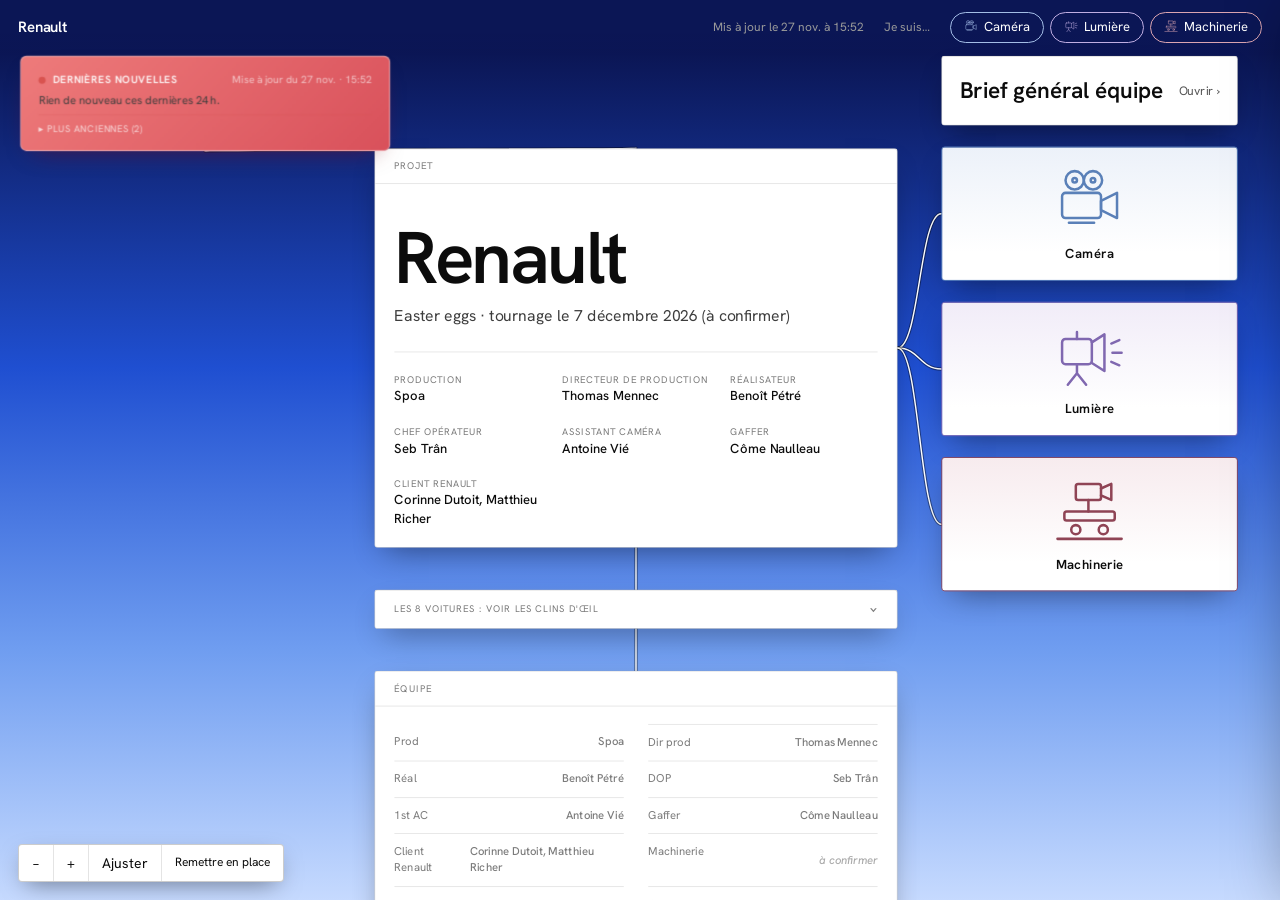
<file: projects/202612-renault/index.html>
<!DOCTYPE html>
<html lang="fr">
<head>
<meta charset="utf-8">
<meta name="viewport" content="width=device-width, initial-scale=1">
<meta name="robots" content="noindex, nofollow, noarchive">
<meta name="theme-color" content="#000000">
<title>Renault — easter eggs · tournage 7 déc. 2026</title>
<link rel="icon" href="../../favicon.svg" type="image/svg+xml">
<link rel="preconnect" href="https://fonts.googleapis.com">
<link rel="preconnect" href="https://fonts.gstatic.com" crossorigin>
<link href="https://fonts.googleapis.com/css2?family=Hanken+Grotesk:wght@300;400;500;600&display=swap" rel="stylesheet">
<style>
:root{--ink:#0c0c0c;--mute:#7b7b7b;--line:#e4e4e4;--soft:#f5f5f5;--sans:"Hanken Grotesk",system-ui,-apple-system,"Helvetica Neue",Arial,sans-serif}
*,*::before,*::after{box-sizing:border-box}
html,body{margin:0;height:100%}
body{font:400 14px/1.45 var(--sans);color:var(--ink);background:#0b1655;-webkit-font-smoothing:antialiased}
button,select,textarea,input{font:inherit;color:inherit}
button{background:none;border:0;padding:0;cursor:pointer}
a{color:inherit}

/* ---- barre du haut ---- */
.bar{position:fixed;top:0;left:0;right:0;z-index:30;display:flex;align-items:center;gap:14px;padding:12px 18px;background:linear-gradient(#0b1655 60%,rgba(11,22,85,0));color:#fff}
.bar b{font-weight:600;letter-spacing:-.01em;font-size:15px;margin-right:auto;white-space:nowrap}
.bar small{color:#9a9a9a;font-size:12px;margin-right:6px}
.pills{display:flex;gap:6px;overflow-x:auto;scrollbar-width:none;max-width:70vw}
.pills::-webkit-scrollbar{display:none}
.pill{flex:none;border:1px solid rgba(255,255,255,.35);color:#fff;border-radius:99px;padding:5px 13px;font-size:13px;transition:.15s}
.pill:hover{border-color:#fff}
.pill.on{background:#ffd60a;color:#0b1655;border-color:#ffd60a;font-weight:600}

/* ---- canvas ---- */
#view{position:fixed;inset:0;overflow:auto;background:linear-gradient(180deg,#0b1655 0%,#0b1655 5%,#1f4fd1 34%,#6f9df0 60%,#c9dcff 84%,#f6f9ff 100%) local}
#stage{position:relative;margin:0 auto}
#world{position:absolute;left:0;top:0;transform-origin:0 0}
#edges{position:absolute;left:0;top:0;pointer-events:none;overflow:visible}
.node{position:absolute;background:#fff;border:1px solid rgba(0,0,0,.14);border-radius:4px;box-shadow:0 14px 34px -12px rgba(0,0,0,.45)}
.node.drag{box-shadow:0 24px 50px -12px rgba(0,0,0,.6);z-index:5}
.node.me{box-shadow:0 0 0 3px #000,0 0 0 5px #fff,0 14px 34px -12px rgba(0,0,0,.45)}
.nh{display:flex;justify-content:space-between;align-items:center;padding:9px 14px 8px;border-bottom:1px solid var(--line);font-size:11px;letter-spacing:.09em;text-transform:uppercase;color:var(--mute);cursor:grab;user-select:none;touch-action:none}
.nh i{font-style:normal;letter-spacing:0;text-transform:none;font-size:12px}
.nb{padding:14px}
.node h3{margin:0 0 4px;font-size:19px;font-weight:600;letter-spacing:-.015em;line-height:1.15}
.node h2{margin:0;font-size:30px;font-weight:500;letter-spacing:-.03em;line-height:1.05}
.node p{margin:0 0 8px;color:#3d3d3d}
.sub{color:var(--mute);font-size:13px}
.node ul{list-style:none;margin:0;padding:0}
.node li{padding:7px 0;border-top:1px solid var(--line)}
.node li:first-child{border-top:0}

/* hero */
.facts{display:grid;grid-template-columns:1fr 1fr;gap:12px 14px;margin-top:16px}
.facts span{display:block;font-size:11px;letter-spacing:.08em;text-transform:uppercase;color:var(--mute)}
.facts b{font-weight:500;font-size:14px}
.facts.crew{grid-template-columns:repeat(3,1fr);gap:16px 20px;margin-top:22px;padding-top:18px;border-top:1px solid var(--line)}
.facts.crew b{font-size:15px}
body.m .facts.crew{grid-template-columns:1fr 1fr}
.cd{display:flex;align-items:baseline;gap:8px;margin-top:16px;padding-top:14px;border-top:1px solid var(--line)}
.cd strong{font-size:34px;font-weight:500;letter-spacing:-.03em}

/* campagnes */
.band{height:84px;margin:-14px -14px 12px;border-bottom:1px solid var(--line)}
.tag{display:inline-block;border:1px solid #cfcfcf;border-radius:99px;padding:2px 10px;font-size:12px;margin:2px 4px 2px 0}
.tag.k{background:#000;color:#fff;border-color:#000}
textarea,select,input[type=text]{width:100%;background:var(--soft);border:1px solid var(--line);border-radius:3px;padding:8px 10px}
textarea{min-height:64px;resize:vertical;line-height:1.45}
textarea:focus,select:focus,input:focus{outline:2px solid #000;outline-offset:-1px;background:#fff}

/* images de référence */
.rimg{display:block;width:100%;height:auto;border-radius:3px;margin-top:10px;border:1px solid var(--line);cursor:zoom-in;background:#000}
.refs{display:grid;grid-template-columns:1fr 1fr;gap:6px;margin-top:10px}
.refs img{width:100%;height:112px;object-fit:cover;border-radius:3px;border:1px solid var(--line);cursor:zoom-in;display:block}
.kn.lk small{display:block;margin-top:2px}
.kn.lk small a{color:inherit}
.refs.one{grid-template-columns:1fr}
.refs.one img{height:auto;object-fit:contain;background:#fff}
.refs.three{grid-template-columns:1fr 1fr 1fr}
.refs.three img{height:120px}
.node p.v{color:var(--ink)}
.node ul.v>li,.node ol.v>li{padding:9px 0}
.node ol.v{padding-left:18px;margin:0}
.node ol.v>li{border-top:1px solid var(--line)}
.node ul.s{margin:6px 0 0;padding-left:16px;list-style:disc}
.node ul.s li{border:0;padding:2px 0}
#lb{position:fixed;inset:0;z-index:80;background:rgba(0,0,0,.88);display:none;align-items:center;justify-content:center;padding:24px;cursor:zoom-out}
#lb.on{display:flex}
#lb img{max-width:100%;max-height:100%;object-fit:contain;box-shadow:0 20px 80px rgba(0,0,0,.6)}
/* fonds */
.sw{display:grid;grid-template-columns:1fr 1fr;gap:8px}
.sw div{height:74px;border:1px solid var(--line);border-radius:3px;display:flex;align-items:flex-end;padding:7px;font-size:12px}
.sw div span{background:rgba(255,255,255,.88);padding:1px 6px;border-radius:2px}
.sw .dark span{background:rgba(0,0,0,.6);color:#fff}

/* planning */
.slots{display:grid;grid-template-columns:1fr 1fr;gap:12px}
.slots label{display:block;font-size:11px;letter-spacing:.08em;text-transform:uppercase;color:var(--mute);margin-bottom:5px}

/* hub / départements */
.hub .nb{padding:12px 16px;text-align:center}
.hub h3{font-size:17px;margin:0}
.dept{cursor:pointer}
.dept:hover{box-shadow:0 18px 40px -12px rgba(0,0,0,.55)}
.bardone{height:4px;background:var(--line);border-radius:2px;margin:10px 0 12px;overflow:hidden}
.bardone i{display:block;height:100%;background:#000}
.dept li{font-size:13px;color:#3d3d3d}
.open{display:inline-block;margin-top:10px;font-size:13px;font-weight:500;border-bottom:1px solid #000}

/* équipe / questions */
.team{display:grid;grid-template-columns:1fr 1fr;gap:0 18px}
.team li{display:flex;justify-content:space-between;gap:8px;font-size:13px}
.team li span{color:var(--mute)}
.team li.tbc b{color:#aaa;font-weight:400;font-style:italic}
.ql li{display:flex;gap:10px;align-items:flex-start;cursor:pointer;font-size:13px}
.ql li:hover{background:var(--soft)}
.dot{flex:none;width:9px;height:9px;border-radius:50%;background:#000;margin-top:6px}
.dot.ok{background:transparent;border:1.5px solid #9a9a9a}

/* boutons */
.btn{display:inline-block;border:1px solid #000;border-radius:3px;padding:7px 13px;font-size:13px;font-weight:500;background:#fff;cursor:pointer}
.btn:hover{background:#000;color:#fff}
.btn.p{background:#000;color:#fff}
.row{display:flex;flex-wrap:wrap;gap:8px;margin-top:10px}

/* zoom */
.zoom{position:fixed;left:18px;bottom:18px;z-index:30;display:flex;background:#fff;border:1px solid rgba(0,0,0,.2);border-radius:4px;box-shadow:0 8px 24px -8px rgba(0,0,0,.5)}
.zoom button{padding:8px 13px;font-size:14px;border-right:1px solid var(--line)}
.zoom button:last-child{border:0;font-size:12px}
.zoom button:hover{background:var(--soft)}

/* tiroir */
#shade{position:fixed;inset:0;background:rgba(0,0,0,.35);z-index:40;opacity:0;pointer-events:none;transition:.2s}
#shade.on{opacity:1;pointer-events:auto}
#drawer{position:fixed;top:0;right:0;bottom:0;width:min(var(--dw,540px),100vw);background:#fff;z-index:41;transform:translateX(105%);transition:transform .25s cubic-bezier(.2,.8,.2,1);overflow:auto;box-shadow:-20px 0 60px rgba(0,0,0,.35)}
#drawer.on{transform:none}
.dh{position:sticky;top:0;background:#fff;border-bottom:1px solid var(--line);padding:16px 22px;display:flex;justify-content:space-between;align-items:center;z-index:2}
.dh h2{font-size:26px;font-weight:500;letter-spacing:-.025em;margin:0}
.dh button{font-size:26px;line-height:1;padding:2px 8px}
.ds{padding:20px 22px;border-bottom:1px solid var(--line)}
.ds ul{list-style:none;margin:0;padding:0}
.ds h4{margin:0 0 10px;font-size:11px;letter-spacing:.09em;text-transform:uppercase;color:var(--mute);font-weight:500}
.ds li{padding:8px 0 8px 16px;border-top:1px solid var(--line);position:relative}
.ds li:first-child{border-top:0}
.det.bl>span{display:block;position:relative;padding-left:14px}
.det.bl>span:not(.ed)::before{content:"";position:absolute;left:2px;top:.62em;width:5px;height:5px;border-radius:50%;background:#000}
.det.bl>span.ed{padding-left:0;min-width:240px}
.notebox{border:1px solid var(--line);background:var(--soft);border-radius:6px;padding:12px 14px;font-size:14px;line-height:1.5;white-space:pre-wrap;min-height:64px}
.notebox .ed{display:block;min-height:40px}
.ds .kn li::before{content:"";position:absolute;left:0;top:15px;width:6px;height:6px;border-radius:50%;background:#000}
.ds .kn li.w::before{background:transparent;border:1.5px solid #000}
.ds small{display:block;color:var(--mute)}
.tgrp{margin-top:14px;padding:2px 0 4px 14px;border-left:4px solid var(--g,#bbb)}
.tgrp>h4{color:var(--g,inherit)}
.tg0{--g:#2f6f9f}.tg1{--g:#c7822a}.tg2{--g:#3f8a5a}.tg3{--g:#8a4fa0}
.ck li{display:flex;gap:11px;align-items:flex-start;padding-left:0}
.ck .mk-l{cursor:pointer;display:flex;flex:none;margin-top:5px}
.ck i.mk{flex:none;width:11px;height:11px;border-radius:50%;border:1.5px solid #b5b5b5;margin-top:5px;box-sizing:border-box}
.ck .mk-l i.mk{margin-top:0}
.ck i.mk.on{background:#000;border-color:#000}
.ck li.off .t{color:#9a9a9a;font-weight:400}
.ck .t{font-weight:500}
.det{display:block;margin-top:4px;font-size:13px;color:#555}
.det>span{display:block;padding:2px 0}
.det em{font-style:normal;color:var(--mute)}
.ck .x{margin-left:auto;color:#9a9a9a;font-size:18px;line-height:1}
.ck .x:hover{color:#000}
.pis{font-size:12px;border:1px solid #cfcfcf;border-radius:99px;padding:0 8px;margin-left:6px;color:#555}
.add{display:flex;gap:8px;margin-top:12px}
.q{border:1px solid var(--line);border-radius:4px;padding:14px;margin-bottom:10px}
.q.done{opacity:.55}
.q header{display:flex;justify-content:space-between;gap:12px}
.q h5{margin:0;font-size:15px;font-weight:600;line-height:1.3}
.st{flex:none;border:1px solid #000;border-radius:99px;padding:2px 11px;font-size:12px;height:fit-content}
.st.r{background:#000;color:#fff}
.q .tags{margin:8px 0}
.q textarea{min-height:56px}
.fl{display:flex;gap:6px;flex-wrap:wrap}
.fl button{border:1px solid #cfcfcf;border-radius:99px;padding:3px 11px;font-size:12px}
.fl button.on{background:#000;color:#fff;border-color:#000}
.toast{position:fixed;left:50%;bottom:22px;transform:translateX(-50%) translateY(14px);background:#fff;color:#000;padding:9px 16px;border-radius:3px;box-shadow:0 8px 24px rgba(0,0,0,.4);opacity:0;transition:.2s;pointer-events:none;z-index:60;font-size:13px}
.toast.on{opacity:1;transform:translateX(-50%)}

/* mobile : colonne simple, plus de câbles */
body.m{background:linear-gradient(#0b1655 0,#0b1655 3%,#1f4fd1 30%,#7fa6f2 60%,#d6e4ff 82%,#f6f9ff 100%) fixed}
body.m #view{position:static;overflow:visible;padding:64px 14px 90px}
body.m #stage{width:auto!important;height:auto!important;background:none}
body.m #world{position:static;transform:none!important}
body.m #edges{display:none}
body.m .node{position:static;width:auto!important;margin:0 0 14px}
body.m .nh{cursor:default}
body.m .node.dept{position:relative;left:0!important;top:0!important}
body.m .dic{width:52px;height:52px;top:48px;right:18px}
body.m .zoom{display:none}
body.m .pills{max-width:62vw}
body.m .bar small{display:none}

/* lecture seule / édition */
.slots b{font-weight:500}.slots b.tbc{color:#9a9a9a;font-weight:400;font-style:italic}
.node h2.pl{white-space:pre-line;font-size:84px;line-height:1;letter-spacing:-.035em;font-weight:600;margin:22px 0 12px}
#n_root .sub{font-size:18px}
.team .rt{display:inline-flex;align-items:center}
.q .ans{margin-top:8px;padding:10px 12px;background:var(--soft);border-radius:3px;white-space:pre-wrap}
.rw{position:relative}
.ed{outline:none;border-radius:2px;min-width:2ch}
.ed:empty::before{content:attr(data-ph);color:#aaa;font-weight:400}
body.edit .ed{box-shadow:inset 0 -1px 0 rgba(0,0,0,.28)}
body.edit .ed:hover{background:rgba(0,0,0,.05)}
body.edit .ed:focus{background:#fff;box-shadow:0 0 0 2px #000}
.xdel{color:#999;font-size:17px;line-height:1;margin-left:6px;padding:0 4px;vertical-align:middle}
.xdel:hover{color:#000}
.rw .xdel{position:absolute;top:4px;right:4px;background:#fff;border-radius:99px;width:20px;height:20px;padding:0;margin:0;box-shadow:0 1px 4px rgba(0,0,0,.4)}
.xadd{display:inline-block;font-size:12px;border:1px dashed #8a8a8a;border-radius:99px;padding:2px 11px;margin:8px 6px 0 0;color:#333;background:#fff}
.xadd:hover{border-style:solid;border-color:#000}
.wk{display:inline-flex;gap:5px;align-items:center;font-size:12px;color:var(--mute);margin-top:2px}
.dt{width:auto;margin-left:auto;padding:3px 6px;font-size:12px}
#ebar{display:flex;align-items:center;gap:8px;margin-left:12px}
#ebar .elab{border:1px solid #fff;border-radius:99px;padding:3px 11px;font-size:12px;letter-spacing:.06em;text-transform:uppercase}
#estat{font-size:12px;color:#bbb;white-space:nowrap}
#ebar .btn{padding:5px 12px;border-color:#fff;background:transparent;color:#fff}
#ebar .btn.p{background:#fff;color:#000}
#ebar .btn:disabled{opacity:.35;cursor:default}
#ebar .btn:not(:disabled):hover{background:#fff;color:#000}
body.edit .nh{cursor:grab}body:not(.edit) .nh{cursor:default}
body.edit .pills{max-width:42vw}

/* dernières nouvelles */
.node.newsn{background:transparent;border:0;box-shadow:none}
.node.newsn .nh{display:none}
.node.newsn .nb{padding:0}
.newsn .news{margin-top:0;color:#fff;background:linear-gradient(135deg,#ee7b7b,#d9515b);border-color:rgba(255,190,190,.8);box-shadow:0 12px 30px -16px rgba(120,10,30,.7)}
.newsn .news{position:relative;overflow:hidden;animation:nglow 7s ease-in-out infinite}
.newsn .news::after{content:"";position:absolute;top:0;bottom:0;left:-50%;width:35%;background:linear-gradient(105deg,transparent,rgba(255,255,255,.07),transparent);transform:skewX(-18deg);animation:nsweep 11s ease-in-out infinite;pointer-events:none}
@keyframes nsweep{0%{left:-50%}35%,100%{left:130%}}
@keyframes nglow{0%,100%{box-shadow:0 12px 30px -16px rgba(255,80,80,.5),0 0 0 0 rgba(255,110,110,0)}50%{box-shadow:0 12px 30px -16px rgba(255,80,80,.55),0 0 14px 0 rgba(255,110,110,.16)}}
@media (prefers-reduced-motion:reduce){.newsn .news,.newsn .news::after{animation:none}}
.newsn .news .nt span{color:rgba(255,255,255,.65)}
.newsn .news .nd{color:#ffb4b4}
.newsn .news li{border-top-color:rgba(255,150,150,.3)}
.newsn .news .nk{color:#ffc9c9;border-color:rgba(255,170,170,.6)}
.newsn .news .nk.add,.newsn .news .nk.ajout{color:#fff}
.news{margin-top:20px;padding:12px 14px 10px;border-radius:7px;background:linear-gradient(135deg,rgba(255,138,138,.16),rgba(255,92,92,.24));border:1px solid rgba(214,84,84,.38);box-shadow:0 12px 30px -16px rgba(190,60,60,.6),inset 0 1px 0 rgba(255,255,255,.7);backdrop-filter:blur(6px)}
.news .nt{display:flex;align-items:center;gap:8px;font-size:12px;letter-spacing:.06em;text-transform:uppercase}
.news .nt b{font-weight:600}
.news .nt span{margin-left:auto;color:var(--mute);letter-spacing:0;text-transform:none;font-size:12px}
.pd{width:8px;height:8px;border-radius:50%;background:#d9534f;flex:none;animation:pd 2s ease-out infinite}
@keyframes pd{0%{box-shadow:0 0 0 0 rgba(217,83,79,.55)}100%{box-shadow:0 0 0 9px rgba(217,83,79,0)}}
.news ul{margin-top:8px}
.news li{display:flex;gap:8px;align-items:baseline;flex-wrap:wrap;padding:6px 0;font-size:13px;border-top:1px solid rgba(214,84,84,.22)}
.news li:first-child{border-top:0}
.nx.go{cursor:pointer}
.nx.go:hover{text-decoration:underline}
.news li small{margin-left:auto;color:var(--mute);font-size:11px;white-space:nowrap}
.news li{display:block}
.news .nm,.ds.news-d .nm{display:flex;align-items:center;gap:8px;flex-wrap:wrap;margin-bottom:4px}
.nd{font-size:14px;font-weight:600;color:#a83a3a;letter-spacing:-.01em}
.dp{font-size:11px;font-weight:500;letter-spacing:.04em;background:#000;color:#fff;border-radius:99px;padding:1px 10px}
.ntx{display:flex;gap:8px;align-items:baseline}
.ntx .nk{flex:none}
.nk{flex:none;font-size:10px;letter-spacing:.07em;text-transform:uppercase;border:1px solid #c94a4a;color:#a83a3a;border-radius:99px;padding:0 7px}
.nk.ajout{background:#c94a4a;color:#fff}.nk.retrait{border-color:#aaa;color:#888}
.ds.news-d{background:rgba(255,120,120,.1)}
.ds.news-d li{padding:7px 0;border-top:1px solid rgba(214,84,84,.22)}
.ds.news-d li:first-child{border-top:0}
.ds.news-d li::before{display:none}
.ds.news-d small{display:inline;margin-left:auto}
.nw{display:inline-block;vertical-align:middle;margin-left:8px;font-size:10px;font-weight:500;letter-spacing:.07em;text-transform:uppercase;background:#000;color:#fff;border-radius:99px;padding:1px 8px}
.rto{margin-top:6px;display:flex;flex-wrap:wrap;align-items:center;gap:0 2px;font-size:12px}
.rto .xadd{margin:4px 4px 0 0}
.xadd.on{background:#000;color:#fff;border:1px solid #000}
/* campagnes : tuiles + fenêtre agrandie */
.ctiles{display:grid;grid-template-columns:1fr 1fr;gap:14px}
.ct{position:relative;border-radius:6px;overflow:hidden;cursor:pointer;background:#fff;border:1px solid rgba(0,0,0,.18);box-shadow:0 10px 24px -14px rgba(0,0,0,.6);transition:transform .28s cubic-bezier(.16,1,.3,1),box-shadow .28s}
.ct:hover{transform:translateY(-4px) scale(1.015);box-shadow:0 24px 42px -16px rgba(0,0,0,.7)}
.ct .cth{height:92px;padding:12px 14px;color:#fff;display:flex;flex-direction:column;justify-content:space-between}
.ct .cth small{font-size:10px;letter-spacing:.12em;text-transform:uppercase;opacity:.8}
.ct .cth b{font-size:20px;font-weight:600;letter-spacing:-.02em;text-shadow:0 1px 8px rgba(0,0,0,.35)}
.ct img{width:100%;height:104px;object-fit:contain;display:block;background:#fff;padding:4px 10px}
.ct p{margin:0;padding:10px 14px 4px;font-size:12.5px;color:#3d3d3d}
.ct .cgo{display:block;padding:2px 14px 12px;font-size:12px;font-weight:500}
#cv{position:fixed;inset:0;z-index:70;display:none;align-items:center;justify-content:center;padding:24px;background:rgba(0,0,0,.62);backdrop-filter:blur(5px);opacity:0;transition:opacity .3s}
#cv.on{display:flex}#cv.vis{opacity:1}
.cvp{width:min(1000px,100%);max-height:92vh;overflow:auto;background:#fff;border-radius:8px;box-shadow:0 40px 100px -20px rgba(0,0,0,.8);will-change:transform,opacity,filter}
.cvh{position:sticky;top:0;z-index:2;padding:20px 26px 18px;color:#fff;display:flex;align-items:flex-end;gap:16px}
.cvh .cvn{font-size:11px;letter-spacing:.14em;text-transform:uppercase;opacity:.85;display:block;margin-bottom:4px}
.cvh h2{font-size:44px;line-height:1.05;margin:0;font-weight:600;letter-spacing:-.03em;text-shadow:0 2px 14px rgba(0,0,0,.35)}
.cvb{margin-left:auto;display:flex;gap:6px}
.cvb button{width:34px;height:34px;border-radius:50%;background:rgba(255,255,255,.92);color:#000;font-size:20px;line-height:1}
.cvb button:hover{background:#fff}
.cvbd{padding:20px 26px 28px}
.cvbd h4{margin:22px 0 10px;font-size:11px;letter-spacing:.09em;text-transform:uppercase;color:var(--mute);font-weight:500}
.cvbd p{margin:0 0 10px}
.cvp .refs{grid-template-columns:1fr 1fr}
.cvp .refs img{height:230px}
.cvp .refs.one img{height:auto}
.cvg{display:grid;grid-template-columns:repeat(3,1fr);gap:14px}
.cvg>div{border:1px solid var(--line);border-radius:6px;padding:12px 14px;background:var(--soft)}
.cvg h5{margin:0 0 6px;font-size:14px;font-weight:600}
.cvg ul{list-style:none;margin:0;padding:0}
.cvg li{padding:4px 0 4px 14px;position:relative}
.cvg li::before{content:"";position:absolute;left:2px;top:.75em;width:5px;height:5px;border-radius:50%;background:#000}
.cvl{min-height:48px;white-space:pre-wrap}
@media(max-width:700px){.cvg{grid-template-columns:1fr}.cvh h2{font-size:30px}#cv{padding:8px}}
body.m #world{display:flex;flex-direction:column}
body.m #n_root{order:-3}
body.m #n_news{order:-2}
body.m #n_camps{order:-1}
body.m .ctiles{grid-template-columns:1fr 1fr;gap:10px}
body.m .ct img,body.m .ct p{display:none}
body.m .ct .cth{height:78px;padding:10px 12px}
body.m .ct .cth b{font-size:17px}
body.m .ct .cgo{padding:8px 12px}
body.m #cv{padding:0;align-items:flex-end}
body.m .cvp{width:100%;max-height:94vh;border-radius:14px 14px 0 0}
body.m .cvp .refs{grid-template-columns:1fr}
body.m .cvp .refs img{height:auto}
.rto select{width:auto;padding:3px 6px;font-size:12px;margin-top:4px;max-width:100%}
/* icônes de départements */
.dic{position:absolute;right:16px;top:44px;width:74px;height:74px;color:#000;opacity:.3;pointer-events:none}
.pi{display:inline-block;width:14px;height:14px;vertical-align:-2px;margin-right:6px;opacity:.8}
.pi svg{width:100%;height:100%;display:block}
.dp .pi{width:11px;height:11px;margin-right:4px;vertical-align:-1px;opacity:.9}
.dic svg,.dhi svg{width:100%;height:100%;display:block}
.dh h2{display:flex;align-items:center}
.dhi{display:inline-block;width:30px;height:30px;margin-right:10px;color:#000;opacity:.28}
/* brief équipe */
.bsec{padding:0 0 14px;margin:0 0 14px;border-bottom:1px solid var(--line)}
.bsec:last-child{border:0;margin:0;padding:0}
.bsec h4{margin:0 0 8px;font-size:11px;letter-spacing:.09em;text-transform:uppercase;color:var(--mute);font-weight:500}
.bt .refs{grid-template-columns:repeat(3,1fr);gap:6px;margin-top:8px}
.bt .refs img{height:64px}
.bt .slots{gap:8px 12px}
.bp{list-style:none;margin:0;padding:0}
.bp>li{padding:10px 0;border-top:1px solid var(--line)}
.bp>li:first-child{border-top:0;padding-top:0}
.bpt{display:flex;flex-wrap:wrap;gap:5px;margin-bottom:4px}
.bpx{font-weight:600;font-size:14px}
.bp ul.s{margin:5px 0 0;padding-left:16px;list-style:disc;color:#555;font-size:13px}
.bp .rimg.sm{max-height:110px;width:auto;max-width:100%;object-fit:contain;margin-top:8px}
.sum{padding:0 0 12px;margin:0 0 14px;border-bottom:1px solid var(--line)}
.sum b{font-weight:600;font-size:16px;letter-spacing:-.01em}
.ss{color:#555;font-size:13px;margin-top:3px}
.dp.sm{font-size:10px;padding:0 8px}
.det .mir{font-style:italic;color:#555}
.node.dept{border:1.5px solid var(--dc,#000);background:linear-gradient(180deg,var(--dt,#fff) 0,#fff 120px)}
.node.dept h3{font-size:22px}
.node.hub{background:transparent;border-color:rgba(255,255,255,.5);box-shadow:none}
.node.hub .nh,.node.hub h3,.node.hub .sub{color:#fff;border-color:rgba(255,255,255,.35)}

/* ===== couleurs départements (doux) ===== */
.d-cam{--dc:#5a80b8;--dt:#ecf1f9;--dd:#34527f;--dl:#a3bde6}
.d-lum{--dc:#8068b0;--dt:#f1ecf8;--dd:#56427f;--dl:#c0aee2}
.d-mach{--dc:#8f4455;--dt:#f7ebee;--dd:#5f2b38;--dl:#dba5b1}
.dp[class*=" d-"]{background:var(--dt);color:var(--dd);box-shadow:inset 0 0 0 1px color-mix(in srgb,var(--dc) 38%,transparent)}
.dp[class*=" d-"] .pi{color:var(--dc);opacity:1}
.pill[class*=" d-"]{border-color:var(--dl);color:#fff}
.pill[class*=" d-"] .pi{color:var(--dl);opacity:1}
.pill[class*=" d-"]:hover{background:color-mix(in srgb,var(--dc) 45%,transparent);border-color:var(--dl)}
.node.dept .dic{color:var(--dc);opacity:.45}
.node.dept .bardone i{background:var(--dc)}
.node.dept .open{color:var(--dd)}
.node.dept:hover{box-shadow:0 18px 40px -12px color-mix(in srgb,var(--dc) 55%,#000)}
#drawer[class*=" d-"] .dh{background:var(--dt);border-bottom:2px solid var(--dc)}
#drawer[class*=" d-"] .dhi{color:var(--dc);opacity:.7}
#drawer[class*=" d-"] .ds>h4{color:var(--dd)}
.cvg>div[class*="d-"]{background:var(--dt);border:1px solid color-mix(in srgb,var(--dc) 30%,transparent);border-left:4px solid var(--dc)}
.cvg>div[class*="d-"] h5{color:var(--dd)}
/* ===== campagnes identifiables ===== */
.cc0{--cc:#3f9a9a}.cc1{--cc:#c9953c}.cc2{--cc:#7ba05b}.cc3{--cc:#d9776a}
.cp{display:inline-flex;align-items:center;gap:5px;font:inherit;font-size:.84em;font-weight:600;letter-spacing:.01em;padding:0 9px 0 7px;margin:0 1px;border-radius:99px;background:color-mix(in srgb,var(--cc,#777) 14%,#fff);color:color-mix(in srgb,var(--cc,#777) 62%,#000);box-shadow:inset 0 0 0 1px color-mix(in srgb,var(--cc,#777) 42%,transparent);white-space:nowrap;line-height:1.55;vertical-align:baseline}
.cp::before{content:"";width:7px;height:7px;border-radius:50%;background:var(--cc,#777);flex:none}
.cp.all{--cc:#8a8a8a}
.cp[data-cpo]{cursor:pointer}.cp[data-cpo]:hover{filter:brightness(.95);box-shadow:inset 0 0 0 1px var(--cc)}
.dp[data-link]{cursor:pointer}.dp[data-link]:hover{filter:brightness(.96);box-shadow:inset 0 0 0 1px var(--dc)}
.cpg{display:inline-flex;flex-wrap:wrap;align-items:center;gap:3px;padding:2px 8px 2px 4px;border-radius:8px;background:rgba(0,0,0,.04);box-shadow:inset 0 0 0 1px rgba(0,0,0,.1)}
.cpg em{font-style:normal;font-size:10px;letter-spacing:.06em;text-transform:uppercase;color:#666;margin-left:4px}
.ct{border-top:0}
.ct .cth{border-bottom:5px solid var(--cc)}
.ct .cth small::before{content:"";display:inline-block;width:8px;height:8px;border-radius:50%;background:var(--cc);margin-right:6px;box-shadow:0 0 0 2px rgba(255,255,255,.75)}
.cf{display:flex;align-items:center;gap:7px;font-size:11px;padding:6px 12px 0;color:#555}
.slots .cf{padding:6px 0 0}
.cf i{display:block;width:34px;height:8px;border-radius:2px;border:1px solid rgba(0,0,0,.25)}
.fbar.grad,.cf.grad i{background:linear-gradient(180deg,#000,#fff)}
.fbar.incrust,.cf.incrust i{background:linear-gradient(180deg,#0b3d91,#6fb1ff)}
.fl3{margin-top:14px;display:grid;gap:10px}
.fg{display:flex;gap:10px;align-items:flex-start;font-size:13px;line-height:1.35}
.fg .fbar{flex:none;width:12px;height:36px;border-radius:3px;border:1px solid rgba(0,0,0,.25);margin-top:2px}
.fgc{margin-top:5px;display:flex;flex-wrap:wrap;gap:4px}
.cvh{border-bottom:6px solid var(--cc)}
.cvfond{display:inline-flex;align-items:center;gap:8px;font-size:12px;color:#444;margin:2px 0 12px}
.cvfond i{display:block;width:44px;height:10px;border-radius:2px;border:1px solid rgba(0,0,0,.25)}
.cvfond.grad i{background:linear-gradient(180deg,#000,#fff)}.cvfond.incrust i{background:repeating-linear-gradient(45deg,#bdbdbd 0 4px,#d9d9d9 4px 8px)}
.ctg{display:flex;flex-wrap:wrap;gap:4px;align-items:center;margin:2px 0 6px}
.ctg .cp{cursor:pointer;border:0}
.ctg .cp:not(.on){opacity:.35}
/* ===== gros changements on set + à définir ===== */
.cg{list-style:none;margin:0;padding:0}
.cg li{display:grid;grid-template-columns:minmax(120px,38%) 1fr auto;gap:10px;align-items:start;padding:8px 0;border-top:1px solid var(--line)}
.cg li:first-child{border-top:0}
.cgc{display:flex;flex-wrap:wrap;gap:3px}
.cgt{font-size:14px;line-height:1.4}
.opn .oi{border:1px dashed color-mix(in srgb,var(--dc,#888) 55%,transparent);background:var(--dt,var(--soft));border-radius:7px;padding:10px 12px;margin:0 0 10px}
.opn .oh{display:flex;flex-wrap:wrap;gap:6px;align-items:center;margin-bottom:6px}
.opn .oh b{font-size:15px}
.opn .or{font-size:14px;line-height:1.45;margin-top:6px}
.opn .or em{display:block;font-style:normal;font-size:10.5px;letter-spacing:.09em;text-transform:uppercase;color:var(--dd,#666);margin-bottom:1px}
.opn .or ul{margin:0;padding:0 0 0 18px;list-style:disc}
.opn .or li{border:0;padding:1px 0;font-size:14px;color:#222}
body.m .cg li{grid-template-columns:1fr auto}
body.m .cg li .cgc{grid-column:1/-1}

/* ===== acté en 3 blocs ===== */
.kgrp{margin:0 0 16px}.kgrp:last-child{margin-bottom:0}
.kgrp h5{margin:0 0 2px;font-size:10.5px;letter-spacing:.09em;text-transform:uppercase;color:var(--dd,#666);font-weight:600}
.kg-tech li{font-weight:600}
.kb{display:inline-block;font-size:10px;letter-spacing:.06em;text-transform:uppercase;padding:0 8px;border-radius:99px;margin:0 6px 2px 0;line-height:1.6;color:var(--dd,#444)}
.kb.decide{background:var(--dt,#eee);box-shadow:inset 0 0 0 1px var(--dc,#888)}
.kb.presse{background:#fff;box-shadow:inset 0 0 0 1px var(--dc,#888);border:1px dashed var(--dc,#888)}
.kc{margin:0 0 3px;display:flex;flex-wrap:wrap;gap:3px}
.kgo{display:inline-block;margin-top:4px;font-size:12px;font-weight:600;color:var(--dd,#222);text-decoration:none}
.kgo:hover{text-decoration:underline}
.kn small{display:block}
.kst,.kgs{width:auto!important;display:inline-block;margin:2px 4px 2px 0;font-size:12px;padding:3px 6px}
.oi.flash{animation:flsh 1.7s}
@keyframes flsh{0%,65%{box-shadow:0 0 0 3px var(--dc,#000)}100%{box-shadow:0 0 0 0 transparent}}
.kfig{margin:8px 0 2px;max-width:340px}.kfig .rimg{margin:0;max-height:230px;object-fit:cover}.kfig figcaption{font-size:12px;color:#555;line-height:1.35;margin-top:4px}
.opn .kfig{max-width:300px}
.mo{background:var(--dt);border:1px solid color-mix(in srgb,var(--dc) 30%,transparent);border-radius:7px;padding:10px 12px;margin:0 0 10px}
.mo .mt b{font-size:15px}.mo .md{margin:4px 0 6px;font-size:14px;line-height:1.45}
.mo .mc{display:flex;flex-wrap:wrap;gap:4px;align-items:center;margin:4px 0}
.mo .ml{margin:6px 0 0;padding:0 0 0 18px;list-style:disc;font-size:14px}.mo .ml li{border:0;padding:1px 0 1px 0}
.mp{margin:10px 0 0;font-size:14px;line-height:1.45}
.base{margin:14px 0 6px;border:1px solid var(--line);border-radius:8px;overflow:hidden;background:#fff}
.base .b0{display:flex;gap:12px;align-items:center;padding:11px 14px;background:#f5f5f5;border-bottom:1px solid var(--line)}
.bbar{flex:none;width:44px;height:30px;border:1px solid rgba(0,0,0,.3);background:#fff;border-radius:3px;box-shadow:inset 0 -9px 0 #ededed}
.base .b0 b{font-size:14.5px}.base .bp0{font-size:13px;color:#444;line-height:1.4;margin-top:2px}
.bsplit{display:grid;grid-template-columns:1fr 1fr}
.bf{display:flex;gap:10px;padding:11px 14px;font-size:13px;line-height:1.38}
.bf+.bf{border-left:1px solid var(--line)}
.bf b{display:block;font-size:13.5px;margin-bottom:2px}.bf .d{color:#555;display:block}
.bf .fbar{flex:none;width:12px;height:auto;min-height:44px;border-radius:3px;border:1px solid rgba(0,0,0,.25);margin-top:2px}
body.m .bsplit{grid-template-columns:1fr}body.m .bf+.bf{border-left:0;border-top:1px solid var(--line)}
.mp.base{margin:0 0 10px;padding:9px 12px;background:#f5f5f5;border-left:4px solid #bbb;border-radius:0 6px 6px 0;font-weight:500}
.acc{border:1px solid var(--line);border-radius:8px;margin:0 0 10px;background:#fff}
.acc>summary{list-style:none;cursor:pointer;padding:14px 16px;font-weight:600;font-size:15.5px;display:flex;justify-content:space-between;align-items:center}
.acc>summary::-webkit-details-marker{display:none}
.acc>summary::after{content:"›";font-size:22px;color:#888;transform:rotate(90deg);transition:transform .2s;line-height:1}
.acc[open]>summary::after{transform:rotate(-90deg)}
.acc[open]>summary{border-bottom:1px solid var(--line)}
.acc .accb{padding:14px 16px 16px}
.bdy{padding:16px 18px 40px}
.bcl{display:flex;justify-content:space-between;align-items:center;gap:14px;cursor:pointer;padding:4px 0}
.bcl b{font-size:26px;font-weight:600;letter-spacing:-.01em}
.bcl .cgo{opacity:.7}
.bcl:hover .cgo{opacity:1}
.gsub{margin-top:22px;padding-top:16px;border-top:1px solid var(--line)}
.gtabs{display:flex;gap:8px;margin-bottom:12px}
.gtabs .gt{font-size:13px;padding:6px 14px;cursor:pointer;opacity:.55;border:0;font-family:inherit}
.gtabs .gt.on{opacity:1;box-shadow:inset 0 0 0 1.5px var(--dc)}
.gtabs .gt .pi{width:14px;height:14px}
.gp[hidden]{display:none}
.gl{margin:0;padding-left:18px}.gl li{padding:5px 0;border:0;font-size:14px}
.gsub h5{margin:0 0 12px;font-size:12px;letter-spacing:.09em;text-transform:uppercase;color:#777;font-weight:600}
.rcap{margin-top:6px;font-size:12px;line-height:1.35;font-weight:600;color:var(--cc,#333);letter-spacing:.01em}
.rcap .ed:empty::before{font-weight:400;color:#999}

/* ---- aération globale ---- */
.nb{padding:20px 22px}
.nh{padding:12px 22px 11px}
.node li{padding:10px 0}
.facts.crew{margin-top:28px;padding-top:24px;gap:22px 24px}
.facts{gap:16px 18px}
.ctiles{gap:20px}
.sum{padding:0 0 18px;margin:0 0 22px}
.team{gap:0 28px}
.team li{padding:11px 0}
.newsn .news{padding:18px 20px 14px}
.news li{padding:10px 0}
.news .nt{margin-bottom:4px}
.dh{padding:20px 28px}
.ds{padding:28px 28px}
.ds h4{margin:0 0 16px}
.ds li{padding:11px 0 11px 18px}
.ds .kn li::before{top:19px}
.kgrp{margin:0 0 26px}
.kgrp h5{margin:0 0 8px}
.bdy{padding:22px 24px 56px}
.acc{margin:0 0 16px;border-radius:10px}
.acc>summary{padding:18px 20px}
.acc .accb{padding:20px 22px 24px}
.gsub{margin-top:30px;padding-top:26px}
.gtabs{gap:12px;margin-bottom:18px}
.gtabs .gt{flex:1 1 0;min-width:0;display:flex;align-items:center;justify-content:center;gap:6px;padding:9px 14px;text-align:center}
.base{margin:18px 0 10px}
.base .b0{padding:16px 18px}
.gl li{padding:8px 0}
.rcap{margin-top:9px}
.cvp .refs{gap:14px}
body.m .nb{padding:18px}
body.m .team{grid-template-columns:1fr}
body.m .ds,body.m .dh{padding-left:20px;padding-right:20px}
body.m #world{gap:6px}
.bp>li{padding:20px 0}
.bp>li:first-child{padding-top:4px}
.bp .bpt{margin-bottom:8px}
.bp ul.s{margin:10px 0 12px}
.bp ul.s li{padding:4px 0}
.bp .rimg.sm{margin-top:12px}
.bp .rimg.sm.big{max-height:none;width:100%;border-color:#bbb}
.gsub{padding-bottom:28px;margin-bottom:8px;border-bottom:1px solid var(--line)}
.gsub+ul.bp>li:first-child{padding-top:24px}
.bf>div{min-width:0}
.bfimg{display:block;width:100%;max-width:150px;height:70px;object-fit:cover;border-radius:4px;border:1px solid var(--line);margin-top:12px;cursor:zoom-in;transition:transform .15s,box-shadow .15s}
.bfimg:hover{transform:scale(1.03);box-shadow:0 6px 16px -8px rgba(0,0,0,.5)}
.bfimg.incrust{object-fit:contain;background:#fff}
.bfc{display:block;margin-top:5px;font-size:11px;color:#888}
.bf{padding:16px 18px;gap:14px}
.gtabs{gap:8px}
.gtabs .gt{flex:none;width:118px;font-size:11px;font-weight:500;letter-spacing:.04em;padding:3px 10px;gap:0;display:inline-flex;justify-content:center}
.gtabs .gt .pi{width:11px;height:11px;margin-right:4px}
.gtabs .gt.on{box-shadow:inset 0 0 0 1px var(--dc)}
.gtabs .gt{width:88px;font-size:10px;padding:0 8px;line-height:15px;height:15px;letter-spacing:.04em}
.gtabs .gt .pi{width:11px;height:11px;margin-right:4px}
.gtabs{gap:6px;margin-bottom:16px}
.kopn{margin-top:12px;padding:12px 14px;border-left:3px solid var(--dc,#999);background:var(--dt,#f6f6f6);border-radius:0 6px 6px 0}
.kopn .or{margin:0 0 10px}.kopn .or:last-child{margin-bottom:0}
.kopn .or em{display:block;font-style:normal;font-size:10.5px;letter-spacing:.09em;text-transform:uppercase;color:var(--dd,#666);font-weight:600;margin-bottom:3px}
.kopn ul{margin:0;padding-left:18px}.kopn li{padding:2px 0;border:0}
.ds .kn li.big{padding:16px 0 16px 22px}
.ds .kn li.big>span.ed,.ds .kn li.big>span{font-size:22px;font-weight:700;letter-spacing:-.01em;line-height:1.2;display:block}
.ds .kn li.big::before{top:25px;width:9px;height:9px}
.ds .kopn li::before{display:none}
.ds .kopn ul{list-style:disc;padding-left:20px}
.ds .kopn li{padding:2px 0;display:list-item}
.vibe{display:inline-block;position:relative;overflow:hidden;vertical-align:middle;margin-left:4px;padding:2px 10px;border-radius:99px;background:#111;color:#fff;font-size:11px;font-weight:700;letter-spacing:.08em;text-transform:uppercase;animation:vibe 5s ease-in-out infinite}
.vibe::after{content:"";position:absolute;top:0;bottom:0;left:-70%;width:45%;background:linear-gradient(100deg,transparent,rgba(255,255,255,.55),transparent);transform:skewX(-20deg);animation:woosh 5s ease-in-out infinite;pointer-events:none}
@keyframes vibe{0%,60%,100%{transform:none}62%{transform:translateX(-2px) rotate(-1deg)}64%{transform:translateX(2px) rotate(1deg)}66%{transform:translateX(-2px)}68%{transform:translateX(2px) rotate(-1deg)}70%{transform:translateX(-1px)}72%{transform:none}}
@keyframes woosh{0%,58%{left:-70%}74%,100%{left:140%}}
@media (prefers-reduced-motion:reduce){.vibe,.vibe::after{animation:none}}
/* campagnes repliées / nouvelle grille */
.node.shut .nb{display:none}
.node.shut .nh{border-bottom:0}
#n_camps .nh{cursor:pointer}
#n_camps .nh .chv{font-style:normal;font-size:20px;line-height:1;transform:rotate(90deg);transition:transform .2s;margin-left:10px}
#n_camps:not(.shut) .nh .chv{transform:rotate(-90deg)}
.node.dept .nb{padding:18px 20px}
/* barre du haut sur mobile : titre puis pastilles sur toute la largeur */
body.m .bar{flex-wrap:wrap;gap:8px 10px;padding:10px 14px 8px}
body.m .bar b{margin-right:0}
body.m .pills{max-width:100%;flex:1 1 100%;order:3;padding-bottom:2px}
body.m #view{padding-top:92px}
.node.dept .nh{display:none}.node.dept .nb{padding:18px;display:flex;flex-direction:column;align-items:center;gap:10px}
.node.dept .dname{font-size:15px;font-weight:600;letter-spacing:.02em;text-align:center}
.node.dept .dic{opacity:1;display:block;width:84px;height:84px;position:static}.node.dept .dic svg{width:100%;height:100%}
.node.shotn .nh{display:none}.node.shotn .nb{padding:0}
.shot{margin:0;position:relative;border-radius:inherit;overflow:hidden;background:#05070d}
.shot video{display:block;width:100%;height:auto;aspect-ratio:480/330;object-fit:cover}
.shot figcaption{position:absolute;left:0;right:0;bottom:0;display:flex;align-items:center;gap:10px;padding:26px 14px 11px;background:linear-gradient(180deg,transparent,rgba(5,7,13,.82));color:#fff}
.shot .shb{font-weight:700;font-size:12px;letter-spacing:.14em;text-transform:uppercase;padding:4px 9px;border-radius:999px;background:#fff;color:#05070d}
.shot small{font-size:11px;opacity:.85}
.node.bt .nh{display:none}.node.bt .nb{padding:16px 20px}
body.m .node.dept .dic{width:64px;height:64px}
body:not(.m) .node.newsn{z-index:4}
.newsn .news{background:linear-gradient(135deg,#ee7b7b,#d9515b)}
.nh .vro{font-style:normal;display:inline-block;animation:vibe 2.6s ease-in-out infinite}
@media (prefers-reduced-motion:reduce){.nh .vro{animation:none}}
.bcl .vro2{display:inline-block;animation:vibe 2.6s ease-in-out infinite;font-size:22px;line-height:1.15}
@media (prefers-reduced-motion:reduce){.bcl .vro2{animation:none}}
.bcl .cgo{white-space:nowrap}.bcl .vro2{font-size:20px}
#dgrip{position:fixed;top:0;bottom:0;right:calc(min(var(--dw,540px),100vw) - 6px);width:12px;z-index:42;cursor:ew-resize;display:none;touch-action:none}
#dgrip::after{content:"";position:absolute;top:50%;left:4px;width:4px;height:48px;margin-top:-24px;border-radius:4px;background:rgba(0,0,0,.28)}
#dgrip:hover::after,#dgrip.on::after{background:rgba(0,0,0,.6)}
#drawer.on+#dgrip{display:block}
body.m #dgrip{display:none!important}body.m #drawer{width:100vw}
body.rs #drawer{transition:none}
.news .nold{margin-top:6px;border-top:1px solid rgba(214,84,84,.22)}
.news .nold summary{cursor:pointer;list-style:none;padding:8px 0 2px;font-size:11px;letter-spacing:.06em;text-transform:uppercase;opacity:.75}
.news .nold summary::-webkit-details-marker{display:none}
.news .nold summary::before{content:"▸ "}.news .nold[open] summary::before{content:"▾ "}
.news .nrec li{font-weight:500}
.news .nold ul{opacity:.85;margin-top:2px}
.pfg{display:grid;grid-template-columns:1fr 1fr;gap:14px 12px}
.pf{margin:0}.pf .kc{margin:0 0 6px}
.pf img{width:100%;height:auto;display:block;border-radius:4px;border:1px solid var(--line);cursor:zoom-in;background:#05070d}
.pf figcaption{margin-top:6px;font-size:12px;line-height:1.4;color:#333}
@media(max-width:700px){.pfg{grid-template-columns:1fr}}
img[src*="plan-feu"]{height:auto!important;max-height:none!important;aspect-ratio:auto!important;object-fit:contain!important;background:#05070d}
.cvg>*,.cvi>*{align-self:start}
</style>
</head>
<body>

<div class="bar">
  <b>Renault</b><small id="stamp"></small><small>Je suis…</small>
  <div class="pills" id="pills"></div>
</div>

<div id="view"><div id="stage"><div id="world"><svg id="edges"></svg></div></div></div>

<div class="zoom" id="zoom"><button data-z="-" aria-label="Dézoomer">−</button><button data-z="+" aria-label="Zoomer">+</button><button data-z="fit">Ajuster</button><button data-z="reset">Remettre en place</button></div>

<div id="shade"></div>
<aside id="drawer" aria-hidden="true"></aside><div id="dgrip" title="Glisser pour élargir ou rétrécir"></div>
<div class="toast" id="toast"></div>
<div id="lb"><img alt=""></div>
<div id="cv"><div class="cvp"></div></div>

<script>
/* =========== Configuration =========== */
const REPO={owner:"moodpics",repo:"sebtran",dir:"projects/202612-renault",branch:"main"};
const TOKEN_KEY="renault-gh-token",DRAFT_KEY="renault-draft-v1",VIEW_KEY="renault-view-v1";
const API=`https://api.github.com/repos/${REPO.owner}/${REPO.repo}/contents/${REPO.dir}`;
const EDIT_REQ=location.hash==="#edit";
let EDIT=false,TOKEN="",DATA=null,BASE=null,PENDING={},dirty=false,serverStamp="";
let V={role:"",z:0};try{V=Object.assign(V,JSON.parse(localStorage.getItem(VIEW_KEY)||"{}"))}catch(e){}
const saveView=()=>{try{localStorage.setItem(VIEW_KEY,JSON.stringify(V))}catch(e){}};

/* =========== Utilitaires =========== */
const $=s=>document.querySelector(s);
const esc=s=>String(s==null?"":s).replace(/[&<>"]/g,c=>({"&":"&amp;","<":"&lt;",">":"&gt;",'"':"&quot;"}[c]));
const toast=m=>{const t=$("#toast");t.textContent=m;t.classList.add("on");clearTimeout(toast.t);toast.t=setTimeout(()=>t.classList.remove("on"),m.length>70?9000:2600)};
const get=p=>p.split(".").reduce((o,k)=>o==null?o:o[k],DATA);
const set=(p,v)=>{const a=p.split("."),k=a.pop();a.reduce((o,x)=>o[x],DATA)[k]=v};
const imgSrc=s=>PENDING[s]?PENDING[s].url:s;
const mobile=()=>innerWidth<1000;
const uid=()=>Math.random().toString(36).slice(2,8);
const D=id=>DATA.depts.find(d=>d.id===id);
const di=id=>DATA.depts.findIndex(d=>d.id===id);
const isDone=t=>!!((t.lines&&t.lines.length)||(t.fix&&t.fix.length)||(t.ctl&&t.ctl.length)||(t.mir&&t.mir.length));

/* champs éditables : en lecture seule ce sont de simples textes */
const norm=s=>String(s||"").normalize("NFD").replace(/[̀-ͯ]/g,"").toLowerCase();
const TAGRE=/\s*#(cam|camera|lum|lumiere|mach|machinerie)\b/gi;
const TAGMAP={cam:"cam",camera:"cam",lum:"lum",lumiere:"lum",mach:"mach",machinerie:"mach"};
const clean=s=>String(s==null?"":s).replace(TAGRE,"").trim();
let _re=null,_rk="",_rm={};
function campRe(){const cs=(DATA&&DATA.camps)||[];const k=cs.map(c=>c.name+"|"+(c.alias||[]).join(",")).join(";");if(k===_rk)return _re;_rk=k;_rm={};
 const names=[];cs.forEach((c,i)=>{[c.name,...(c.alias||[])].forEach(n=>{if(n){names.push(n);_rm[n.toLowerCase()]=i}})});
 names.sort((a,b)=>b.length-a.length);
 _re=names.length?new RegExp("\\b("+names.map(n=>n.replace(/[.*+?^${}()|[\]\\]/g,"\\$&")).join("|")+")\\b","gi"):null;return _re}
const campChip=i=>`<span class="cp cc${i%4}" style="--cc:${DATA.camps[i].col||'#777'}" data-cpo="${i}" title="Ouvrir la fiche">${esc(DATA.camps[i].name)}</span>`;
function rich(t){const h=esc(clean(t));const re=campRe();if(!re)return h;return h.replace(re,m=>{const i=_rm[m.toLowerCase()];return i==null?m:campChip(i)})}
function campChips(ids){const cs=DATA.camps;ids=(ids||[]).filter(id=>cs.some(c=>c.id===id));
 if(!ids.length)return `<span class="cp all">Tous les films</span>`;
 const grp=cs.filter(c=>c.fond==="grad").map(c=>c.id);
 if(grp.length>1&&grp.length===ids.length&&grp.every(x=>ids.includes(x)))return `<span class="cpg">${grp.map(g=>campChip(cs.findIndex(c=>c.id===g))).join("")}<em>même fond</em></span>`;
 return ids.map(id=>campChip(cs.findIndex(c=>c.id===id))).join("")}
const campTog=(path,ids)=>EDIT?`<div class="ctg">${DATA.camps.map((c,i)=>`<button class="cp cc${i%4}${(ids||[]).includes(c.id)?" on":""}" data-ctog="${path}" data-cid="${c.id}">${esc(c.name)}</button>`).join("")}<span class="sub">(aucun = tous les films)</span></div>`:"";
const MOODN={grad:"Mood noir et blanc dégradé",incrust:"Mood incruste"};
const FOND={grad:{n:"Fond dégradé",g:"{n} {f} · fond dégradé noir → blanc",d:"Haut / bas, créé à la lumière : rangée de Skypanel X Hyperoptics sur le grill, borniol en top."},incrust:{n:"Fond incruste",g:"{n} {f} · ciel bleu / bleu incruste",d:"Toile chroma key bleue d'environ 8 × 6 m par-dessus le cyclo. Ciel bleu pour les plans à l'horizon (clair en bas, plus sombre en haut), bleu incruste pour le sol des top shots."}};
function baseBlock(){const cs=DATA.camps,R=(DATA.root&&DATA.root.base)||{t:"",p:""};return `<div class="base"><div class="b0"><i class="bbar"></i><div><b>${ed("root.base.t","span","",R.t,"Base commune")}</b><div class="bp0">${ed("root.base.p","span","",R.p,"Explication")}</div></div></div><div class="bsplit">${["grad","incrust"].map(k=>{const m=cs.map((c,i)=>[c,i]).filter(([c])=>c.fond===k);if(!m.length)return "";return `<div class="bf"><i class="fbar ${k}"></i><div><b>${esc(MOODN[k])} · ${m.length} ${m.length>1?"films":"film"}</b><span class="d">${esc(FOND[k].d)}</span><div class="fgc">${m.map(([c,i])=>campChip(i)).join("")}</div>${(()=>{const mm=((DATA.mood||{}).moods||[])[k==="grad"?0:1],im=mm&&mm.img;return im?`<img class="bfimg ${k}" data-zoom src="${esc(imgSrc(im))}" alt="${esc(MOODN[k])}" loading="lazy"><span class="bfc">${k==="grad"?"Référence du fond":"Storyboard pour l'instant"} · clique pour agrandir</span>`:""})()}</div></div>`}).join("")}</div></div>`}
function fixData(d){(d.depts||[]).forEach(x=>{x.open=x.open||[];x.open.forEach(o=>{o.c=o.c||[];o.sol=o.sol||[]});});(d.camps||[]).forEach(c=>{c.alias=c.alias||[]});d.root=d.root||{};d.root.base=d.root.base||{t:"Base commune : le fond cyclo blanc",p:"Tous les films sont tournés sur le fond cyclo blanc. C'est à partir de cette base que chaque fond est travaillé."};if(d.mood){d.mood.moods=d.mood.moods||[];d.mood.moods.forEach(m=>{m.c=m.c||[];m.lines=m.lines||[]})}return d}

const clip=(s,n=230)=>s.length>n?s.slice(0,n).replace(/\s+\S*$/,"")+"…":s;
const RULES=[
 {re:/(mouvement|dolly|jib|ronin|travelling|steadicam|\brail\b|grue|robotique|camera (avance|monte|recule|tourne))/,to:["cam","mach"]},
 {re:/(optique|filtre|focale|\bfps\b|objectif|alexa|master prime)/,to:["cam"]},
 {re:/(lumiere|eclairage|projecteur|gobo|lumen|skypanel|sypanel|keylight|borniol|floppy|batter|loading|astera|hyperion|hyperoptic|plexi|\bled\b|fresnel|\bhmi\b|dimmer|backlight|negativ fill|spotlight|\bspot\b)/,to:["lum"],from:["brief","camp"]},
 {re:/(\brig\b|rigs|rigging|\bgril|grill|\btop\b|truss|structure|perche|accroche|fixer|suspen)/,to:["mach"],from:["lum","brief","camp"]}
];
function unitsOf(Dt,withMood){
 const u=[],add=(text,src,srcId,to,tk)=>{if(text&&String(text).trim())u.push({text:String(text),src,srcId,to:to||null,tk:tk||null})};
 if(Dt.brief.sum){add(Dt.brief.sum.t,"Brief","brief");(Dt.brief.sum.sub||[]).forEach(x=>add(x,"Brief","brief"))}
 Dt.brief.items.forEach(it=>{add(it.t,"Brief","brief",it.to);(it.sub||[]).forEach(x=>add(x,"Brief","brief",it.to))});
 Dt.camps.forEach(c=>{add(c.txt,c.name,"camp");if(c.pist)add(c.pist,c.name+" · piste","camp");[["lum","Lumière"],["cam","Caméra"],["mach","Machinerie"]].forEach(([k,n])=>(c[k]||[]).forEach(l=>add(l,c.name+" · "+n,"camp",[{d:k}])))});
 if(withMood){(Dt.mood.items||[]).forEach(t=>add(t,"Mood","mood",["lum"]));(Dt.mood.moods||[]).forEach(m=>add(m.t+" : "+m.d,"Mood","mood",["lum"]))}
 Dt.depts.forEach(d=>{d.known.forEach(k=>add(k.t,d.name,d.id,k.to,k.from?"synced":null));d.todo.forEach(t=>(t.lines||[]).forEach(l=>add(l,d.name+" · "+t.t,d.id,t.to,d.id+"|"+norm(t.t).trim())));if(d.notes)add(d.notes,d.name+" · notes",d.id)});
 return u;
}
/* où une ligne est envoyée : #tags + cases « Envoyer vers » ; à défaut, mots-clés */
function routeOf(u){
 const to=new Set();
 [...u.text.matchAll(/#(cam|camera|lum|lumiere|mach|machinerie)\b/gi)].forEach(m=>to.add(TAGMAP[norm(m[1])]));
 (u.to||[]).forEach(x=>{if(x)to.add(x.d||x)});
 if(!to.size){const n=norm(u.text);RULES.forEach(r=>{if(r.from&&!r.from.includes(u.srcId))return;if(r.re.test(n))r.to.forEach(x=>to.add(x))})}
 return to;
}
/* le brief écrit directement dans la bonne sous-partie du département */
function syncBrief(i){
 const it=DATA.brief.items[i];if(!it)return;if(!it.id)it.id=uid();
 const lines=[clean(it.t),...(it.sub||[]).map(clean)].filter(Boolean);
 (it.to||[]).forEach(t=>{if(!t||!t.d)return;const d=D(t.d);if(!d)return;
  if(t.s==="@known"){let k=d.known.find(x=>x.from===it.id);if(!k){k={t:"",sub:"",w:0,from:it.id};d.known.push(k)}k.t=lines[0]||"";k.sub=lines.slice(1).join(" · ")}
  else{const td=d.todo.find(x=>norm(x.t).trim()===norm(t.s).trim());if(td)td.lines=lines.slice()}
 });
}
/* lignes écrites directement dans un département : recopiées dans les autres départements choisis */
function syncDept(){
 DATA.depts.forEach(d=>{d.known=d.known.filter(k=>!(k.from&&String(k.from).startsWith("dept:")));d.todo.forEach(t=>{t.mir=[]})});
 DATA.depts.forEach(src=>{
  const push=(lines,to,id)=>(to||[]).forEach(r=>{if(!r||!r.d||r.d===src.id)return;const dst=D(r.d);if(!dst)return;
   if(r.s==="@known")lines.forEach((l,i)=>dst.known.push({t:l,sub:"depuis "+src.name,w:0,from:"dept:"+id+":"+i}));
   else{const td=dst.todo.find(x=>norm(x.t).trim()===norm(r.s).trim());if(td)lines.forEach(l=>td.mir.push({text:l,src:src.name}))}});
  src.known.forEach((k,i)=>{if(!k.from&&k.to&&k.to.length&&k.t)push([clean(k.t)],k.to,src.id+"k"+i)});
  src.todo.forEach((t,i)=>{if(t.to&&t.to.length&&(t.lines||[]).length)push(t.lines.map(clean),t.to,src.id+"t"+i)});
 });
 DATA.depts.forEach(d=>d.todo.forEach(t=>{if(!t.mir||!t.mir.length)delete t.mir}));
}
const ROUTEOPTS=()=>DATA.depts.flatMap(d=>[[d.id,"@known",d.name+" › À savoir"],...d.todo.map(t=>[d.id,t.t.trim(),d.name+" › "+t.t.trim()])]);
const routeLabel=t=>{const d=D(t.d);return (d?d.name:t.d)+" › "+(t.s==="@known"?"À savoir":String(t.s).trim())};
/* =========== Dernières nouvelles / modifs =========== */
const KL={modif:"Modifié",ajout:"Ajouté",retrait:"Retiré"};
const fmtAt=iso=>{const d=new Date(iso);return isNaN(d)?"":d.toLocaleDateString("fr-FR",{day:"numeric",month:"short"})+" · "+d.toLocaleTimeString("fr-FR",{hour:"2-digit",minute:"2-digit"})};
const toks=t=>new Set(norm(clean(t)).split(/[^a-z0-9]+/).filter(w=>w.length>2));
const sim=(a,b)=>{const x=toks(a),y=toks(b);if(!x.size||!y.size)return 0;let n=0;x.forEach(w=>{if(y.has(w))n++});return n/(x.size+y.size-n)};
function mkChange(u,kind){const d=new Set([u.srcId]);routeOf(u).forEach(x=>d.add(x));return{src:u.src,d:[...d],kind,text:clip(clean(u.text),110)}}
function diffChanges(a,b){
 const ks=u=>u.srcId+"|"+norm(clean(u.text)).trim(),sT=new Set();
 [a,b].forEach(Dt=>Dt.brief.items.forEach(it=>(it.to||[]).forEach(t=>{if(t&&t.d&&t.s!=="@known")sT.add(t.d+"|"+norm(t.s).trim())})));
 const skip=u=>u.tk==="synced"||(u.tk&&sT.has(u.tk));/* sous-parties alimentées par le brief : seul le brief est signalé */
 const A=unitsOf(a,1),B=unitsOf(b,1);
 const sa=new Set(A.map(ks)),sb=new Set(B.map(ks));
 const add=B.filter(u=>!sa.has(ks(u))&&!skip(u)),rem=A.filter(u=>!sb.has(ks(u))&&!skip(u)),used=new Set(),out=[];
 add.forEach(u=>{let best=-1,bs=0;rem.forEach((r,i)=>{if(used.has(i)||r.srcId!==u.srcId)return;const v=sim(r.text,u.text);if(v>bs){bs=v;best=i}});
  const mod=bs>=.4;if(mod)used.add(best);out.push(mkChange(u,mod?"modif":"ajout"))});
 const m=new Map();out.forEach(c=>{const k=c.kind+"|"+norm(c.text),e=m.get(k);if(e)c.d.forEach(x=>{if(!e.d.includes(x))e.d.push(x)});else m.set(k,c)});
 return [...m.values()];
}
function srcNoDept(src,ds){const names=ds.map(x=>D(x).name.toLowerCase()),parts=String(src||"").split(" · "),first=parts[0].split(/\s+et\s+|\s*,\s*|\s*&\s*/).map(x=>x.trim().toLowerCase()).filter(Boolean);
 if(first.length&&first.every(x=>names.includes(x)))parts.shift();return parts.join(" · ")}
function newsList(list,max){
 return list.filter(c=>c.kind!=="retrait").slice(0,max).map(c=>{const ds=(c.d||[]).filter(x=>D(x)),dl=ds[0];
  return `<li><div class="nm"><span class="nd">${esc(fmtAt(c.at))}</span>${ds.map(x=>`<span class="dp d-${x}" data-link="${x}"><span class="pi">${ICON[x]||""}</span>${esc(D(x).name)}</span>`).join("")}</div><div class="ntx"><span class="nk ${esc(c.kind)}">${esc(KL[c.kind]||"")}</span><span class="nx${dl?" go":""}"${dl?` data-link="${dl}"`:""}>${(()=>{const sc=srcNoDept(c.src,ds);return (sc?rich(sc)+" : ":"")+rich(c.text)})()}</span></div></li>`}).join("");
}
const routeUI2=(path,to,own)=>EDIT?`<div class="rto"><span class="sub">Envoyer aussi vers :</span> ${(to||[]).filter(t=>t&&t.d).map((t,j)=>`<button class="xadd on" data-rrm="${path}" data-j="${j}" title="Retirer">${esc(routeLabel(t))} ×</button>`).join("")}<select data-radd="${path}"><option value="">+ sous-partie d'un autre département…</option>${ROUTEOPTS().map(([d,s2,l],k)=>d===own?"":`<option value="${k}">${esc(l)}</option>`).join("")}</select></div>`:"";
const routeUI=(i,to)=>EDIT?`<div class="rto"><span class="sub">Envoyer vers :</span> ${(to||[]).filter(t=>t&&t.d).map((t,j)=>`<button class="xadd on" data-rmroute="${i}" data-j="${j}" title="Retirer">${esc(routeLabel(t))} ×</button>`).join("")}<select data-addroute="${i}"><option value="">+ sous-partie…</option>${ROUTEOPTS().map(([d,s2,l],k)=>`<option value="${k}">${esc(l)}</option>`).join("")}</select></div>`:"";
const ed=(p,tag,cls,txt,ph)=>EDIT?`<${tag} class="${cls||""} ed" contenteditable="true" spellcheck="false" data-p="${p}" data-ph="${esc(ph||"…")}">${esc(txt)}</${tag}>`:`<${tag} class="${cls||""}">${/(^|\.)name$|^root\.|^camps\.\d+\./.test(p)?esc(clean(txt)):rich(txt)}</${tag}>`;
const edj=(p,tag,cls,arr,sep,ph)=>EDIT?`<${tag} class="${cls||""} ed" contenteditable="true" spellcheck="false" data-p="${p}" data-t="${sep==="\n"?"lines":"semi"}" data-ph="${esc(ph||"…")}">${esc((arr||[]).join(sep))}</${tag}>`:"";
const del=(p,i)=>EDIT?`<button class="xdel" data-del="${p}" data-i="${i}" title="Supprimer" aria-label="Supprimer">×</button>`:"";
const add=(p,tpl,label)=>EDIT?`<button class="xadd" data-add="${p}" data-tpl="${tpl}">+ ${esc(label)}</button>`:"";
const addimg=(p,label)=>EDIT?`<button class="xadd" data-addimg="${p}">+ ${esc(label||"image")}</button>`:"";
const tog=(p,on)=>EDIT?`<button class="xadd" data-tog="${p}" title="Met la ligne en gras dans le brief">${on?"Retirer la mise en avant":"Mettre en avant"}</button>`:"";
const setimg=(p,label)=>EDIT?`<button class="xadd" data-setimg="${p}">${esc(label||"Changer l'image")}</button>`:"";
const TPL={reco:()=>({t:""}),known:()=>({t:"",sub:"",w:0}),todo:()=>({t:"",done:0,lines:[],fix:[],ctl:[]}),ref:()=>({src:"",title:"Nouvelle référence",cap:"",link:"",linkText:""}),
 brief:()=>({id:uid(),t:"",b:1,sub:[],img:"",imgNote:"",to:[]}),str:()=>"",team:()=>({role:"",name:""}),open:()=>({id:uid(),t:"",c:[],pb:"",ch:"",sol:[]}),mood:()=>({id:uid(),t:"",d:"",c:[],lines:[],img:"",go:""}),known_mvt:()=>({t:"",sub:"",w:0,g:"mvt"}),known_rig:()=>({t:"",sub:"",w:0,g:"rig"}),known_tech:()=>({t:"",sub:"",w:0,g:"tech"}),known_conf:()=>({t:"",sub:"",w:0,g:"conf"}),known_spec:()=>({t:"",sub:"",w:0,g:"spec"}),qs:()=>({id:"q"+uid(),t:"",d:[],done:0,answer:""})};
const imgs=(p,list,cls)=>`<div class="refs ${cls||""}${list.length===1?" one":""}">${list.map((i,n)=>`<div class="rw"><img data-zoom src="${esc(imgSrc(i.src))}" alt="${esc(i.alt||"")}" loading="lazy">${(i.cap||EDIT)?`<div class="rcap">${ed(`${p}.${n}.cap`,"span","",i.cap||"","Légende de l'image")}</div>`:""}${del(p,n)}</div>`).join("")}</div>${addimg(p)}`;

/* =========== Corps des nodes =========== */
const world=$("#world"),svg=$("#edges"),stage=$("#stage");
let NODES=[],EDGES=[];const el={};
const IC='fill="none" stroke="currentColor" stroke-width="2.2" stroke-linecap="round" stroke-linejoin="round"';
const ICON={
 cam:`<svg viewBox="0 0 64 64" ${IC}><circle cx="19" cy="15" r="8"/><circle cx="35" cy="15" r="8"/><circle cx="19" cy="15" r="2"/><circle cx="35" cy="15" r="2"/><rect x="8" y="26" width="34" height="22" rx="3"/><path d="M42 33l14-7v22l-14-7z"/><path d="M14 52h22"/></svg>`,
 lum:`<svg viewBox="0 0 64 64" ${IC}><rect x="8" y="18" width="26" height="22" rx="3"/><path d="M34 21l11-7v32l-11-7"/><path d="M21 18v-6M21 40v8M13 58l8-10 8 10"/><path d="M51 22l7-3M52 30h8M51 38l7 3"/></svg>`,
 mach:`<svg viewBox="0 0 64 64" ${IC}><rect x="20" y="9" width="22" height="14" rx="2"/><path d="M42 13l9-4v14l-9-4"/><path d="M31 23v10"/><rect x="10" y="33" width="44" height="8" rx="2"/><circle cx="20" cy="49" r="4"/><circle cx="44" cy="49" r="4"/><path d="M4 57h56"/></svg>`};
function makeNodes(){
 NODES=[...(DATA.shot?[{id:"shot",kind:"",x:1070,y:0,w:340,cls:"shotn"}]:[]),
  {id:"bt",kind:"Brief équipe",x:1070,y:0,w:340,cls:"bt"},
  {id:"root",kind:"Projet",x:420,y:0,w:600},
  {id:"news",kind:"Latest news",x:14,y:0,w:424,cls:"newsn"},
  ...DATA.depts.map(d=>({id:"d_"+d.id,kind:"",x:1070,y:0,w:340,cls:"dept d-"+d.id,did:d.id})),
  {id:"camps",kind:"Les 8 voitures : voir les clins d'œil",x:420,y:0,w:600},
  {id:"team",kind:"Équipe",x:420,y:0,w:600}];
 const ds=DATA.depts.map(d=>"d_"+d.id);
 EDGES=[["root","news"],...ds.map(d=>["root",d]),["root","camps"],["camps","team"]];
}
function body(n){
 if(n.id==="root"){const r=DATA.root;return `<h2 class="pl">${ed("root.title","span","",r.title)}</h2>
  ${ed("root.sub","p","sub",r.sub)}
  <div class="facts crew">${(r.crew||[]).map((f,i)=>`<div>${ed(`root.crew.${i}.0`,"span","",f[0])}${ed(`root.crew.${i}.1`,"b","",f[1])}</div>`).join("")}</div>`;}
 if(n.id==="news")return `<div class="news"><div class="nt"><i class="pd"></i><b>Dernières nouvelles</b><span>Mise à jour du ${esc(fmtAt(DATA.updated))}</span></div>${(()=>{const L=(DATA.log||[]).filter(c=>c.kind!=="retrait"),cut=Date.now()-24*36e5,nw=L.filter(c=>new Date(c.at).getTime()>=cut),old=L.filter(c=>new Date(c.at).getTime()<cut);return (nw.length?`<ul class="nrec">${newsList(nw,50)}</ul>`:`<p class="sub" style="margin:6px 0 0">Rien de nouveau ces dernières 24 h.</p>`)+(old.length?`<details class="nold"><summary>Plus anciennes (${old.length})</summary><ul>${newsList(old,50)}</ul></details>`:"")})()}</div>`;

 if(n.id==="shot")return `<figure class="shot"><video src="refs/shot-filorga.mp4" poster="refs/shot-filorga.jpg" autoplay loop muted playsinline preload="auto" aria-label="Plan tourné pour Filorga"></video><figcaption><span class="shb">Shooté</span><small>Extrait du tournage des 19 et 20 novembre</small></figcaption></figure>`;
 if(n.id==="bt")return `<div class="bcl" data-brief><b>Brief général équipe</b><span class="cgo">Ouvrir ›</span></div>`;
 if(n.id==="camps"){const S=DATA.brief.sum||{t:"",sub:[]};return `<div class="sum">${ed("brief.sum.t","b","",S.t,"Résumé du projet")}${(S.sub||[]).map((x,j)=>`<div class="ss">${ed(`brief.sum.sub.${j}`,"span","",x)}${del("brief.sum.sub",j)}</div>`).join("")}${add("brief.sum.sub","str","ligne")}</div><div class="ctiles">${DATA.camps.map((c,i)=>`<div class="ct cc${i%4}" style="--cc:${c.col||'#777'}" data-camp="${i}"><div class="cth" style="background:${campBg(c,i)}${c.fond==='incrust'?';--cc:#6fb1ff':''};--cc:${c.col||'#777'}"><small>Voiture 0${i+1}</small><b>${esc(c.name)}</b></div>${c.fond&&FOND[c.fond]?`<div class="cf ${c.fond}"><i></i>${esc(FOND[c.fond].n)}</div>`:""}${thumb(c)?`<img src="${esc(imgSrc(thumb(c).src))}" alt="" loading="lazy">`:""}<p>${esc(clip(clean(c.txt),105))}</p><span class="cgo">Ouvrir ›</span></div>`).join("")}</div>`}
 if(n.did){const d=D(n.did),done=d.todo.filter(isDone).length,tot=d.todo.length;
  return `<span class="dic" role="img" aria-label="${esc(d.name)}" title="${esc(d.name)}">${ICON[d.id]||""}</span><span class="dname">${esc(d.name)}</span>`;}
 if(n.id==="team")return `<ul class="team">${DATA.team.map((m,i)=>`<li class="${m.name||EDIT?"":"tbc"}">${ed(`team.${i}.role`,"span","",m.role,"Rôle")}<span class="rt">${EDIT?ed(`team.${i}.name`,"b","",m.name,"à confirmer"):`<b style="font-weight:500">${m.name?esc(m.name):"à confirmer"}</b>`}${del("team",i)}</span></li>`).join("")}</ul>${add("team","team","membre")}
  <p class="sub" style="margin:10px 0 0">Téléphones et mails : dans la note Evernote, non publiés ici.</p>`;
 if(n.id==="qs"){const open=DATA.qs.filter(q=>!q.done).length;
  return `<div class="sub" style="margin-bottom:6px">${open} ouvertes sur ${DATA.qs.length}</div><ul class="ql">${DATA.qs.map(q=>`<li data-openq="${q.id}"><i class="dot${q.done?" ok":""}"></i><span>${esc(q.t)}</span></li>`).join("")}</ul>`;}
 return "";
}
function build(){
 world.querySelectorAll(".node").forEach(n=>n.remove());
 NODES.forEach(n=>{
  const a=document.createElement("article");a.className="node "+(n.cls||"");a.id="n_"+n.id;a.style.width=n.w+"px";
  a.innerHTML=`<header class="nh"><span>${esc(n.kind)}</span></header><div class="nb">${body(n)}</div>`;
  world.appendChild(a);el[n.id]=a;place(n);drag(n,a);
  if(n.id==="camps"){const h=a.querySelector(".nh");h.dataset.cfold="1";h.insertAdjacentHTML("beforeend",'<i class="chv">›</i>')}
  if(n.did)a.onclick=e=>{if(e.target.closest(".nh"))return;openDept(n.did)};
 });
 foldCamps();countdown();
}
let CAMPS=!!EDIT;
function foldCamps(){const a=el.camps;if(!a)return;a.classList.toggle("shut",!CAMPS);const s=a.querySelector(".nh span");if(s)s.innerHTML='Les 8 voitures : <em class="vro">voir les clins d\'œil</em>'}
function toggleCamps(){CAMPS=!CAMPS;foldCamps();autoLayout()}
function renderAll(){
 NODES.forEach(n=>{if(el[n.id]){el[n.id].querySelector(".nb").innerHTML=body(n);}});foldCamps();
 countdown();autoLayout();
 if(drawerCtx)reopen();if(cvCtx!==null){const y=cvp.scrollTop;cvp.innerHTML=cvBody(cvCtx);cvp.scrollTop=y}renderPills();stamp();
}
const pos=n=>(DATA.pos&&DATA.pos[n.id])||{x:n.x,y:n.y};
let lay=0;
function autoLayout(){
 if(mobile())return;cancelAnimationFrame(lay);
 lay=requestAnimationFrame(()=>{
  const set=(id,y)=>{const n=NODES.find(x=>x.id===id);if(!n||!el[id])return y;n.y=y;place(n);return y+el[id].offsetHeight};
  set("news",64);const yr=170,rb=set("root",yr);
  let y=el.shot?set("shot",64)+24:64;y=set("bt",y)+24;DATA.depts.forEach(d=>{y=set("d_"+d.id,y)+24});
  set("team",set("camps",rb+48)+48);
  fitStage();drawEdges();
 });
}
document.addEventListener("toggle",e=>{if(e.target.classList&&e.target.classList.contains("nold"))autoLayout()},true);
document.addEventListener("load",e=>{if(e.target.tagName==="IMG")autoLayout()},true);
function place(n){const p=pos(n);el[n.id].style.left=p.x+"px";el[n.id].style.top=p.y+"px"}
function countdown(){
 const a=$("#days"),b=$("#daysLabel");if(!a)return;
 const d=Math.ceil((new Date(DATA.shootDate+"T09:00:00")-new Date())/864e5);
 if(d>1){a.textContent="J-"+d;b.textContent="jours avant le tournage"}else if(d===1){a.textContent="J-1";b.textContent="demain"}else if(d===0){a.textContent="J";b.textContent="c'est aujourd'hui"}else{a.textContent="—";b.textContent="tournage passé ou en cours"}
}

/* =========== Glisser les nodes (mode édition) + câbles =========== */
let z=1;
function drag(n,a){
 a.querySelector(".nh").addEventListener("pointerdown",e=>{
  if(!EDIT||mobile()||e.button>0)return;e.preventDefault();
  const sx=e.clientX,sy=e.clientY,p0={...pos(n)};a.classList.add("drag");
  const mv=ev=>{DATA.pos=DATA.pos||{};DATA.pos[n.id]={x:Math.max(0,Math.round(p0.x+(ev.clientX-sx)/z)),y:Math.max(0,Math.round(p0.y+(ev.clientY-sy)/z))};place(n);drawEdges()};
  const up=()=>{removeEventListener("pointermove",mv);a.classList.remove("drag");changed();fitStage()};
  addEventListener("pointermove",mv);addEventListener("pointerup",up,{once:true});
 });
}
const rect=id=>{const n=NODES.find(x=>x.id===id),p=pos(n),e=el[id];return{x:p.x,y:p.y,w:e.offsetWidth,h:e.offsetHeight}};
function drawEdges(){
 if(mobile()){svg.innerHTML="";return}
 let out="";
 EDGES.forEach(([a,b])=>{
  const P=rect(a),C=rect(b);let x1,y1,x2,y2,path;
  if(C.y>=P.y+P.h-20){x1=P.x+P.w/2;y1=P.y+P.h;x2=C.x+C.w/2;y2=C.y;const m=(y2-y1)/2;path=`M${x1} ${y1}C${x1} ${y1+m} ${x2} ${y2-m} ${x2} ${y2}`}
  else if(C.x+C.w<=P.x){x1=P.x;y1=P.y+P.h/2;x2=C.x+C.w;y2=C.y+C.h/2;const m=(x1-x2)/2;path=`M${x1} ${y1}C${x1-m} ${y1} ${x2+m} ${y2} ${x2} ${y2}`}
  else if(C.x>=P.x+P.w){x1=P.x+P.w;y1=P.y+P.h/2;x2=C.x;y2=C.y+C.h/2;const m=(x2-x1)/2;path=`M${x1} ${y1}C${x1+m} ${y1} ${x2-m} ${y2} ${x2} ${y2}`}
  else{x1=P.x+P.w/2;y1=P.y;x2=C.x+C.w/2;y2=C.y+C.h;const m=(y1-y2)/2;path=`M${x1} ${y1}C${x1} ${y1-m} ${x2} ${y2+m} ${x2} ${y2}`}
  out+=`<path d="${path}" fill="none" stroke="rgba(0,0,0,.4)" stroke-width="4" stroke-linecap="round"/><path d="${path}" fill="none" stroke="#fff" stroke-width="1.6" stroke-linecap="round"/>`;
 });
 svg.innerHTML=out;
}
const WORLD_W=1440;
function fitStage(){
 if(mobile()){stage.style.width=stage.style.height="";world.style.transform="";world.style.width=world.style.height="";svg.setAttribute("width",0);svg.setAttribute("height",0);return}
 const W=Math.max(WORLD_W,...NODES.map(n=>{const r=rect(n.id);return r.x+r.w+40})),H=Math.max(...NODES.map(n=>{const r=rect(n.id);return r.y+r.h}))+90;
 svg.setAttribute("width",W);svg.setAttribute("height",H);
 world.style.width=W+"px";world.style.height=H+"px";world.style.transform=`scale(${z})`;
 stage.style.width=W*z+"px";stage.style.height=H*z+"px";
}
let userK=1;
const fitZ=()=>Math.min(1.35,(innerWidth-24)/WORLD_W);
function applyZoom(){z=Math.max(.25,Math.min(2,fitZ()*userK));fitStage();drawEdges()}
function zoomTo(v){userK=Math.max(.5,Math.min(1.8,v/fitZ()));applyZoom()}
$("#zoom").onclick=e=>{const b=e.target.closest("[data-z]");if(!b)return;const k=b.dataset.z;
 if(k==="+"){userK=Math.min(1.8,userK*1.15);applyZoom()}else if(k==="-"){userK=Math.max(.5,userK/1.15);applyZoom()}else if(k==="fit"){userK=1;applyZoom()}
 else if(EDIT&&confirm("Remettre tous les blocs à leur place d'origine ?")){DATA.pos={};NODES.forEach(place);changed();fitStage();drawEdges()}};

/* =========== Tiroir =========== */
const drawer=$("#drawer"),shade=$("#shade");let drawerCtx=null;
function openDrawer(html){drawer.classList.remove("d-cam","d-lum","d-mach");drawer.innerHTML=html;drawer.classList.add("on");shade.classList.add("on");drawer.setAttribute("aria-hidden","false");drawer.querySelector("[data-close]").onclick=closeDrawer}
function closeDrawer(){drawer.classList.remove("on");shade.classList.remove("on");drawer.setAttribute("aria-hidden","true");const had=drawerCtx;drawerCtx=null;if(had&&EDIT)renderAll()}
function reopen(){const c=drawerCtx;if(!c)return;const y=drawer.scrollTop;if(c.t==="d")openDept(c.id,1);else if(c.t==="b")openBrief(1);else openQs(c.id,1);drawer.scrollTop=y}
shade.onclick=closeDrawer;drawer.addEventListener("toggle",e=>{const t=e.target;if(t&&t.dataset&&t.dataset.acc)ACC[t.dataset.acc]=t.open},true);
const lb=$("#lb");function closeLb(){lb.classList.remove("on")}
lb.onclick=closeLb;addEventListener("keydown",e=>{if(e.key==="Escape"){closeLb();closeDrawer()}});
document.addEventListener("click",e=>{const i=e.target.closest&&e.target.closest("img[data-zoom]");if(!i)return;e.stopPropagation();lb.querySelector("img").src=i.currentSrc||i.src;lb.classList.add("on")},true);
const head=t=>`<div class="dh"><h2>${t}</h2><button data-close aria-label="Fermer">×</button></div>`;

const ACC={};let GT="lum";
function briefHtml(){const L=DATA.loc,B=DATA.brief,P=DATA.plan;
  const pills=it=>[...routeOf({text:it.t,srcId:"brief",to:it.to})].filter(x=>D(x)).map(x=>`<span class="dp sm d-${x}" data-link="${x}"><span class="pi">${ICON[x]||""}</span>${esc(D(x).name)}</span>`).join("");
  const BI=(it,i)=>`<li><div class="bpt">${pills(it)}</div>${ed(`brief.items.${i}.t`,"b","bpx",it.t,"Point à penser")}
   ${(it.sub.length||EDIT)?`<ul class="s">${it.sub.map((x,j)=>`<li>${ed(`brief.items.${i}.sub.${j}`,"span","",x)}${del(`brief.items.${i}.sub`,j)}</li>`).join("")}</ul>${add(`brief.items.${i}.sub`,"str","sous-point")}`:""}
   ${it.img?`<img class="rimg sm${it.big?" big":""}" data-zoom src="${esc(imgSrc(it.img))}" alt="">${ed(`brief.items.${i}.imgNote`,"p","sub",it.imgNote,"Légende")}`:""}${setimg(`brief.items.${i}.img`,it.img?"Changer l'image":"+ image")}${routeUI(i,it.to)}${del("brief.items",i)}</li>`;
  const GS=`<div class="gsub"><div class="gtabs">${[["lum","Lumière"],["mach","Machinerie"]].map(([k,t])=>`<button type="button" class="dp d-${k} gt${GT===k?" on":""}" data-gtab="${k}"><span class="pi">${ICON[k]||""}</span>${t}</button>`).join("")}</div><div class="gp d-lum" data-gp="lum"${GT==="lum"?"":" hidden"}>${baseBlock()}</div><div class="gp d-mach" data-gp="mach"${GT==="mach"?"":" hidden"}><ul class="gl">${((D("mach")||{}).known||[]).filter(k=>k.g==="rig"&&(k.c||[]).some(c=>c!=="regen")).map(k=>`<li>${rich(k.t)}</li>`).join("")}</ul></div></div>`;
  const secs=[["loc","Où",`${ed("loc.name","b","",L.name)}<div class="sub">${EDIT?ed("loc.link","span","",L.link,"https://…"):`<a href="${esc(L.link)}" target="_blank" rel="noopener">${esc(L.link.replace(/^https?:\/\//,""))}</a>`}${L.pdf&&!EDIT?` · <a href="${esc(L.pdf)}" target="_blank" rel="noopener">plan du plateau (PDF)</a>`:""}</div>${imgs("loc.imgs",L.imgs)}`],["plan","Planning provisoire",`${EDIT||P.intro?ed("plan.intro","p","sub",P.intro):""}<div class="slots">${P.slots.map((s,i)=>`<div>${ed(`plan.slots.${i}.label`,"label","",s.label)}${EDIT?`<select data-p="plan.slots.${i}.camp"><option value="">À définir</option>${DATA.camps.map(c=>`<option${s.camp===c.name?" selected":""}>${esc(c.name)}</option>`).join("")}</select>`:`${(()=>{const ci=DATA.camps.findIndex(c=>c.name===s.camp);return ci>=0?`<div class="fgc">${campChip(ci)}</div>${(()=>{const f=DATA.camps[ci].fond;return f&&FOND[f]?`<div class="cf ${f}"><i></i>${esc(FOND[f].n)}</div>`:""})()}`:`<b class="tbc">${esc(s.camp||"À définir")}</b>`})()}`}</div>`).join("")}</div>`],["glob","Au global",`<ul class="bp">${B.items.slice(0,1).map(BI).join("")}</ul>${GS}<ul class="bp">${B.items.slice(1).map((it,i)=>BI(it,i+1)).join("")}</ul>${add("brief.items","brief","point à penser")}${ed("brief.source","p","sub",B.source)}`]];
  return secs.map(([k,t,h])=>`<details class="acc" data-acc="${k}"${ACC[k]!==false?" open":""}><summary>${t}</summary><div class="accb">${h}</div></details>`).join("")}
function openBrief(keep){drawerCtx={t:"b"};openDrawer(head("Brief équipe")+`<div class="bdy">${briefHtml()}</div>`);if(!keep)drawer.scrollTop=0}
function openDept(id,keep){
 const d=D(id),k=di(id),P="depts."+k;drawerCtx={t:"d",id};
 const mir=t=>(t.mir||[]).map(m=>`<span class="mir">↳ ${rich(m.text)} <em>(${esc(m.src)})</em></span>`).join("");
 const det=id!=="lum"?(t,p)=>EDIT?`<span class="det bl">${edj(p+".lines","span","",t.lines,"\n","Une ligne par point (liste à puces)")}${mir(t)}</span>`:((t.lines.length||(t.mir||[]).length)?`<span class="det bl">${t.lines.map(l=>`<span>${rich(l)}</span>`).join("")}${mir(t)}</span>`:""):(t,p)=>EDIT?`<span class="det">${edj(p+".lines","span","",t.lines,"\n","Détails (une ligne par point)")}${mir(t)}<span><em>Fixtures :</em> ${edj(p+".fix","span","",t.fix,"; ","fixtures (séparées par ;)")}</span><span><em>Light Control :</em> ${edj(p+".ctl","span","",t.ctl,"; ","light control (séparés par ;)")}</span></span>`
  :(t.lines.length||t.fix.length||t.ctl.length||(t.mir||[]).length)?`<span class="det">${t.lines.map(l=>`<span>${rich(l)}</span>`).join("")}${mir(t)}${t.fix.length?`<span><em>Fixtures :</em> ${esc(t.fix.join(" ; "))}</span>`:""}${t.ctl.length?`<span><em>Light Control :</em> ${esc(t.ctl.join(" ; "))}</span>`:""}</span>`:"";

 const G3=[["conf",""],["spec","Plans et effets particuliers"]],GL={tech:"technicien",conf:"point de config",spec:"plan / effet particulier",mvt:"point mouvement caméra",rig:"point installation lumière / rig"};
 const GR=id==="mach"?[["mvt","Mouvement caméra"],["rig","Installation lumière / rig"]]:G3,gOf=it=>{const g=it.g||"conf";return GR.some(x=>x[0]===g)?g:GR[0][0]};
 const goOpts=()=>{const o=[["","Aucun lien"]];DATA.depts.forEach(x=>(x.refs||[]).forEach((r,i)=>{if(r.src)o.push([`ref:${x.id}:${i}`,`Image · ${x.name} · ${clip(clean(r.title),38)}`])}));(d.open||[]).forEach(q=>o.push([`open:${q.id}`,`À définir · ${clip(clean(q.t),38)}`]));return o};
 const refImg=g=>{if((g||"").includes(","))return g.split(",").map(x=>refImg(x.trim())).join("");const m=(g||"").split(":");if(m[0]!=="ref")return "";const r=((D(m[1])||{}).refs||[])[+m[2]];if(!r||!r.src)return "";return `<figure class="kfig"><img class="rimg" data-zoom src="${esc(imgSrc(r.src))}" alt="${esc(clean(r.title))}" loading="lazy">${r.cap?`<figcaption>${rich(r.cap)}</figcaption>`:""}</figure>`};
 const refOpts=()=>{const o=[["","Pas d'image"]];DATA.depts.forEach(x=>(x.refs||[]).forEach((r,i)=>{if(r.src)o.push([`ref:${x.id}:${i}`,`${x.name} · ${clip(clean(r.title),38)}`])}));return o};
 const goLink=g=>g?`<a href="#" class="kgo" data-go="${esc(g)}">${g.startsWith("open:")?"Voir le point à définir ›":"Ouvrir le plan / l'effet ›"}</a>`:"";
 const kItem=(it,i)=>{const Q=`${P}.known.${i}`,g=gOf(it);
  return `<li class="${it.w?"w":""}${it.big?" big":""}">${EDIT?campTog(Q+".c",it.c):((it.c&&it.c.length)?`<div class="kc">${campChips(it.c)}</div>`:"")}${ed(`${Q}.t`,"span","",it.t,"Point")}${(it.tag||EDIT&&"tag" in it)?` ${ed(`${Q}.tag`,"span","vibe",it.tag,"Étiquette")}`:""}${EDIT?`<small>${ed(`${Q}.sub`,"span","",it.sub,"Précision (optionnelle)")}</small>`:(it.sub?`<small>${rich(it.sub)}</small>`:"")}${EDIT?`<div class="rto"><select class="kgs" data-p="${Q}.g">${GR.map(([v,l])=>`<option value="${v}"${g===v?" selected":""}>${GL[v]}</option>`).join("")}</select><select class="kgs" data-p="${Q}.go">${goOpts().map(([v,l])=>`<option value="${esc(v)}"${(it.go||"")===v?" selected":""}>${esc(l)}</option>`).join("")}</select></div>`:((it.go||"").startsWith("ref:")?refImg(it.go):goLink(it.go))}${(it.ch||(it.sol&&it.sol.length)||(EDIT&&"ch" in it))?`<div class="kopn">${(it.ch||EDIT)?`<div class="or"><em>Enjeu</em>${ed(Q+".ch","span","",it.ch,"Quel est le challenge ?")}</div>`:""}${((it.sol&&it.sol.length)||EDIT)?`<div class="or"><em>Pistes à discuter</em>${EDIT?edj(Q+".sol","span","",it.sol||[],"\n","Une piste par ligne"):`<ul>${it.sol.map(x=>`<li>${rich(x)}</li>`).join("")}</ul>`}</div>`:""}</div>`:""}${it.from?"":routeUI2(Q,it.to,id)}${del(P+".known",i)}</li>`};
 const knownHtml=GR.map(([g,gl])=>{const its=d.known.map((it,i)=>[it,i]).filter(([it])=>gOf(it)===g);if(!its.length&&!EDIT)return "";return `<div class="kgrp kg-${g}">${gl?`<h5>${gl}</h5>`:""}<ul class="kn">${its.map(([it,i])=>kItem(it,i)).join("")}</ul>${add(P+".known","known_"+g,GL[g])}</div>`}).join("");

 const plansHtml=id==="lum"&&((d.plans||[]).length)?`<div class="kgrp kg-plans"><h5>Plans de feu · Nathan</h5><div class="pfg">${d.plans.map((p,n)=>`<figure class="pf"><div class="kc">${campChips(p.c)}</div><img data-zoom src="${esc(imgSrc(p.src))}" alt="" loading="lazy"><figcaption>${ed(`${P}.plans.${n}.cap`,"span","",p.cap,"Légende")}</figcaption></figure>`).join("")}</div><p class="sub" style="margin:6px 0 0">Clique sur un plan pour l'agrandir.</p></div>`:"";
 const dirHtml=id==="lum"?(()=>{const M=DATA.mood||{},mo=M.moods||[];return `<div class="kgrp kg-dir"><h5>Direction lumière</h5>${(M.p||EDIT)?`<p class="mp base">${ed("mood.p","span","",M.p,"Ex. : on shoote tout sur fond cyclo blanc…")}</p>`:""}${mo.map((m,i)=>{const Q=`mood.moods.${i}`;return `<div class="mo"><div class="mt"><b>${ed(Q+".t","span","",m.t,"Mood")}</b>${del("mood.moods",i)}</div>${ed(Q+".d","p","md",m.d,"Description")}${EDIT?campTog(Q+".c",m.c):((m.c&&m.c.length)?`<div class="mc"><span class="sub">${m.c.length>1?"Pour "+m.c.length+" films":"Film concerné"} :</span> ${campChips(m.c)}</div>`:"")}${EDIT?edj(Q+".lines","div","ml",m.lines,"\n","Une ligne par point"):((m.lines&&m.lines.length)?`<ul class="ml">${m.lines.map(l=>`<li>${rich(l)}</li>`).join("")}</ul>`:"")}${EDIT?"":goLink(m.go)}${m.img?`<figure class="kfig"><img class="rimg" data-zoom src="${esc(imgSrc(m.img))}" alt="${esc(clean(m.t))}" loading="lazy"></figure>`:""}${EDIT?`<div class="rto"><select class="kgs" data-p="${Q}.go">${goOpts().map(([v,l])=>`<option value="${esc(v)}"${(m.go||"")===v?" selected":""}>${esc(l)}</option>`).join("")}</select></div>`+setimg(Q+".img",m.img?"Changer l'image":"+ image"):""}</div>`}).join("")}${add("mood.moods","mood","mood")}</div>`})():"";
 openDrawer(head(`<span class="dhi">${ICON[id]||""}</span>`+(EDIT?ed(P+".name","span","",d.name,"Nom"):esc(d.name)))+`
  ${(()=>{const dn=(DATA.log||[]).filter(c=>(c.d||[]).includes(id));return `<div class="ds news-d"><h4>Latest news/modif</h4>${dn.length?`<ul>${newsList(dn,6)}</ul>`:`<p class="sub" style="margin:0">Rien de nouveau pour l'instant.</p>`}</div>`})()}
  <div class="ds"><h4>À savoir</h4>${dirHtml}${plansHtml}${knownHtml}</div>
  ${(d.open&&d.open.length||EDIT)?`<div class="ds opn"><h4>À définir</h4>${(d.open||[]).map((o,i)=>{const Q=`${P}.open.${i}`;return `<div class="oi" data-oid="${esc(o.id||"")}"><div class="oh">${EDIT?campTog(Q+".c",o.c):(o.c&&o.c.length?campChips(o.c):"")}<b>${ed(Q+".t","span","",o.t,"Sujet à définir")}</b>${del(P+".open",i)}</div>${(o.pb||EDIT)?`<div class="or"><em>Problème</em>${ed(Q+".pb","span","",o.pb,"Quel est le problème ?")}</div>`:""}${EDIT?`<div class="or"><em>Image</em><select class="kgs" data-p="${Q}.ref">${refOpts().map(([v,l])=>`<option value="${esc(v)}"${(o.ref||"")===v?" selected":""}>${esc(l)}</option>`).join("")}</select></div>`:(o.ref?refImg(o.ref):"")}${(o.ch||EDIT)?`<div class="or"><em>Enjeu</em>${ed(Q+".ch","span","",o.ch,"Quel est le challenge ?")}</div>`:""}${((o.sol&&o.sol.length)||EDIT)?`<div class="or"><em>Pistes à discuter</em>${EDIT?edj(Q+".sol","span","",o.sol,"\n","Une piste par ligne"):`<ul>${o.sol.map(x=>`<li>${rich(x)}</li>`).join("")}</ul>`}</div>`:""}</div>`}).join("")}${add(P+".open","open","point à définir")}</div>`:""}

  <div class="ds">${(G=>(G.length?G:[""]).map((g,gi)=>`<div class="tgrp tg${gi%4}"><h4>${g||(d.todo.length||EDIT?"Liste pressentie":"")}</h4><ul class="ck">${d.todo.map((t,i)=>(t.grp||"")===g?`<li class="${isDone(t)?"":"off"}"><i class="mk${isDone(t)?" on":""}"></i><span>${ed(`${P}.todo.${i}.t`,"b","t",t.t,"Point")}${det(t,`${P}.todo.${i}`)}${routeUI2(`${P}.todo.${i}`,t.to,id)}</span>${del(P+".todo",i)}</li>`:"").join("")}</ul></div>`).join(""))([...new Set(d.todo.map(t=>t.grp||""))])}${add(P+".todo","todo","sous-catégorie")}</div>
  ${(d.notes||EDIT)?`<div class="ds"><h4>Notes</h4><div class="notebox">${ed(P+".notes","div","",d.notes||"","Notes libres…")}</div></div>`:""}
  ${(EDIT?d.refs:[]).map((r,i)=>`<div class="ds"><h4>${ed(`${P}.refs.${i}.title`,"span","",r.title,"Titre")}${del(P+".refs",i)}</h4>${r.src?`<img class="rimg" data-zoom src="${esc(imgSrc(r.src))}" alt="">`:""}${setimg(`${P}.refs.${i}.src`,r.src?"Changer l'image":"+ image")}
   ${(r.cap||EDIT)?`<p class="sub" style="margin:8px 0 0">${ed(`${P}.refs.${i}.cap`,"span","",r.cap,"Légende")}${EDIT?"":(r.link?` <a href="${esc(r.link)}" target="_blank" rel="noopener">${esc(r.linkText||"Lien")}</a>`:"")}</p>`:""}
   ${EDIT?`<p class="sub">Lien : ${ed(`${P}.refs.${i}.link`,"span","",r.link,"https://…")} · texte : ${ed(`${P}.refs.${i}.linkText`,"span","",r.linkText,"Voir…")}</p>`:""}</div>`).join("")}
  ${EDIT?`<div class="ds">${add(P+".refs","ref","référence (image / lien)")}</div>`:""}
  `);
 drawer.classList.add("d-"+id);
 if(!keep)drawer.scrollTop=0;
 drawer.querySelectorAll("[data-gq]").forEach(a=>a.onclick=e=>{e.preventDefault();openQs(a.dataset.gq)});
}
let qFilter="all";
function openQs(focus,keep){
 drawerCtx={t:"q",id:focus};
 const list=DATA.qs.filter(q=>qFilter==="all"||q.d.includes(qFilter));
 openDrawer(head("Questions ouvertes")+`<div class="ds"><div class="fl">${[["all","Toutes"],...DATA.depts.map(d=>[d.id,d.name])].map(([i,n])=>`<button class="${qFilter===i?"on":""}" data-f="${i}">${esc(n)}</button>`).join("")}</div></div>
  <div class="ds">${list.map(q=>{const i=DATA.qs.indexOf(q);return `<div class="q${q.done?" done":""}" id="q_${q.id}"><header><h5>${ed(`qs.${i}.t`,"span","",q.t,"Question")}</h5>${EDIT?`<label class="st${q.done?" r":""}"><input type="checkbox" data-p="qs.${i}.done" ${q.done?"checked":""} hidden>${q.done?"Résolu":"Ouvert"}</label>`:`<span class="st${q.done?" r":""}">${q.done?"Résolu":"Ouvert"}</span>`}</header>
   <div class="tags">${EDIT?`<span class="sub">Départements (ids) :</span> ${edj(`qs.${i}.d`,"span","tag",q.d,", ","prod, cam, lum…")}`:q.d.map(d=>`<span class="tag">${esc(D(d)?D(d).name:d)}</span>`).join("")}</div>
   ${(q.answer||EDIT)?`<div class="ans">${ed(`qs.${i}.answer`,"div","",q.answer,"Réponse, décision, précision…")}</div>`:""}${del("qs",i)}</div>`}).join("")}${add("qs","qs","question")}</div>`);
 drawer.querySelectorAll("[data-f]").forEach(b=>b.onclick=()=>{qFilter=b.dataset.f;openQs()});
 if(focus&&!keep){const q=document.getElementById("q_"+focus);if(q)q.scrollIntoView({block:"center"})}
}
document.addEventListener("click",e=>{if(e.target.closest&&e.target.closest("[data-cfold]")&&!e.target.closest(".ed")){toggleCamps();return}const gt=e.target.closest&&e.target.closest("[data-gtab]");if(gt){GT=gt.dataset.gtab;const w=gt.closest(".gsub");w.querySelectorAll("[data-gtab]").forEach(b=>b.classList.toggle("on",b===gt));w.querySelectorAll("[data-gp]").forEach(x=>x.hidden=x.dataset.gp!==GT);return}const bto=e.target.closest&&e.target.closest("[data-brief]");if(bto){e.preventDefault();openBrief();return}const gox=e.target.closest&&e.target.closest("[data-go]");if(gox){e.preventDefault();const [k,a,b]=gox.dataset.go.split(":");if(k==="open"){const c=drawer.querySelector(`[data-oid="${a}"]`);if(c){c.scrollIntoView({behavior:"smooth",block:"center"});c.classList.add("flash");setTimeout(()=>c.classList.remove("flash"),1700)}}else if(k==="ref"){const r=((D(a)||{}).refs||[])[+b];if(r&&r.src){lb.querySelector("img").src=imgSrc(r.src);lb.classList.add("on")}}return}const cpo=e.target.closest&&e.target.closest("[data-cpo]");if(cpo&&!EDIT){e.preventDefault();e.stopPropagation();openCamp(+cpo.dataset.cpo,cpo);return}const lkx=e.target.closest&&e.target.closest("[data-link]");if(lkx){e.preventDefault();openDept(lkx.dataset.link);return}const q=e.target.closest&&e.target.closest("[data-openq]");if(q)openQs(q.dataset.openq)});

/* =========== Fenêtre campagne (effet woosh) =========== */
const SKY="linear-gradient(180deg,#1f6fd1 0%,#5aa9f0 55%,#a9d4fb 100%)";
const campBg=(c,i)=>c&&c.bg?c.bg:(c&&c.fond==="incrust"?SKY:CT[i%4]);
const thumb=c=>{const a=(c.imgs||[]).filter(x=>!/plan-feu/.test(x.src));const car=a.find(x=>/\/car-/.test(x.src));return car||(a.length?a[a.length-1]:null)};
const CT=["linear-gradient(135deg,#000 0%,#4a4a4a 55%,#cfcfcf 100%)","linear-gradient(180deg,#000 0%,#7a7a7a 55%,#f2f2f2 100%)","radial-gradient(circle at 72% 28%,#fff 0%,#a8a8a8 45%,#1b1b1b 100%)","linear-gradient(135deg,#232323 0%,#a98a3d 65%,#f1dc96 100%)"];
const cv=$("#cv"),cvp=cv.querySelector(".cvp");let cvCtx=null,cvFrom=null;
function cvBody(i){
 const c=DATA.camps[i],P="camps."+i,slot=(DATA.plan.slots||[]).find(x=>x.camp===c.name);
 return `<div class="cvh cc${i%4}" style="background:${campBg(c,i)}${c.fond==='incrust'?';--cc:#6fb1ff':''};--cc:${c.col||'#777'}"><div><span class="cvn">Voiture 0${i+1}</span>${ed(P+".name","h2","",c.name,"Nom")}</div><div class="cvb"><button data-cprev aria-label="Précédente">‹</button><button data-cnext aria-label="Suivante">›</button><button data-cclose aria-label="Fermer">×</button></div></div>
 <div class="cvbd"><p class="sub">${slot?"Tournage : "+esc(slot.label):"Créneau : à définir (voir Planning provisoire)"}</p>
 ${ed(P+".txt","p","v",c.txt)}
 ${EDIT?`<p class="sub">Fond : <select data-p="${P}.fond"><option value="">—</option><option value="grad"${c.fond==="grad"?" selected":""}>Dégradé N&B (fond commun)</option><option value="incrust"${c.fond==="incrust"?" selected":""}>Incruste (ciel bleu / bleu incruste)</option></select></p>`:(c.fond&&FOND[c.fond]?`<div class="cvfond ${c.fond}"><i></i>${esc(FOND[c.fond].n)}</div>`:"")}
 ${(c.pist||EDIT)?ed(P+".pist","span","tag k",c.pist,"piste DoP"):""}
 ${imgs(P+".imgs",c.imgs)}
 <h4>Déclinaison par département</h4><div class="cvg">${[["lum","Lumière"],["cam","Caméra"],["mach","Machinerie"]].map(([k,n])=>`<div class="d-${k}"><h5>${n}</h5>${EDIT?edj(`${P}.${k}`,"div","cvl",c[k],"\n","Une ligne par point"):((c[k]&&c[k].length)?`<ul>${c[k].map(l=>`<li>${esc(l)}</li>`).join("")}</ul>`:`<p class="sub" style="margin:0">À définir</p>`)}</div>`).join("")}</div>
 <h4>Notes</h4><div class="notebox">${ed(P+".notes","div","",c.notes||"","Notes libres…")}</div></div>`;
}
function openCamp(i,from){
 const first=cvCtx===null;cvCtx=i;if(from)cvFrom=from;
 cvp.innerHTML=cvBody(i);cv.classList.add("on");requestAnimationFrame(()=>cv.classList.add("vis"));cvp.scrollTop=0;
 if(first&&cvFrom&&cvp.animate){
  const r=cvFrom.getBoundingClientRect(),q=cvp.getBoundingClientRect();
  const t=`translate(${r.left+r.width/2-(q.left+q.width/2)}px,${r.top+r.height/2-(q.top+q.height/2)}px) scale(${r.width/q.width},${r.height/q.height})`;
  cvp.animate([{transform:t,opacity:.25,filter:"blur(12px)"},{transform:"none",opacity:1,filter:"blur(0)"}],{duration:560,easing:"cubic-bezier(.16,1,.3,1)"});
 }
}
function stepCamp(d){const n=DATA.camps.length,i=(cvCtx+d+n)%n;cvCtx=i;cvp.innerHTML=cvBody(i);cvp.scrollTop=0;
 if(cvp.animate)cvp.animate([{transform:`translateX(${d*90}px)`,opacity:0,filter:"blur(10px)"},{transform:"none",opacity:1,filter:"blur(0)"}],{duration:420,easing:"cubic-bezier(.16,1,.3,1)"})}
function closeCamp(){
 if(cvCtx===null)return;
 const tile=document.querySelector(`.ct[data-camp="${cvCtx}"]`);cvCtx=null;cv.classList.remove("vis");
 if(tile&&cvp.animate){const r=tile.getBoundingClientRect(),q=cvp.getBoundingClientRect();
  cvp.animate([{transform:"none",opacity:1,filter:"blur(0)"},{transform:`translate(${r.left+r.width/2-(q.left+q.width/2)}px,${r.top+r.height/2-(q.top+q.height/2)}px) scale(${r.width/q.width},${r.height/q.height})`,opacity:0,filter:"blur(12px)"}],{duration:380,easing:"cubic-bezier(.5,0,.75,0)"})}
 setTimeout(()=>{if(cvCtx===null)cv.classList.remove("on")},380);
 if(EDIT)renderAll();
}
cv.addEventListener("click",e=>{if(e.target===cv||e.target.closest("[data-cclose]"))closeCamp();else if(e.target.closest("[data-cprev]"))stepCamp(-1);else if(e.target.closest("[data-cnext]"))stepCamp(1)});
document.addEventListener("click",e=>{const t=e.target.closest&&e.target.closest("[data-camp]");if(t)openCamp(+t.dataset.camp,t)});
addEventListener("keydown",e=>{if(e.key==="Escape")closeCamp()});

/* =========== Rôle (navigation) =========== */
function renderPills(){
 const p=$("#pills");p.innerHTML="";
 DATA.depts.forEach(d=>{const b=document.createElement("button");b.className="pill d-"+d.id;b.innerHTML=`<span class="pi">${ICON[d.id]||""}</span>${esc(d.name)}`;
  b.onclick=()=>openDept(d.id);p.appendChild(b)});
 markRole();
}
function markRole(){DATA.depts.forEach(d=>{const n=el["d_"+d.id];if(n)n.classList.remove("me")});if(V.role){V.role="";try{saveView()}catch(e){}}}
function stamp(){const t=$("#stamp");if(!t)return;const d=new Date(DATA.updated);t.textContent=isNaN(d)?"":"Mis à jour le "+d.toLocaleDateString("fr-FR",{day:"numeric",month:"short"})+" à "+d.toLocaleTimeString("fr-FR",{hour:"2-digit",minute:"2-digit"})}

/* =========== Édition : saisie, listes, images =========== */
const draftSave=()=>{try{localStorage.setItem(DRAFT_KEY,JSON.stringify({base:serverStamp,data:DATA,pending:Object.fromEntries(Object.entries(PENDING).map(([k,v])=>[k,{b64:v.b64,url:v.url}]))}))}catch(e){}};
function changed(){dirty=true;draftSave();ebar()}
function ebar(){const b=$("#ebar");if(!b)return;b.querySelector("[data-pub]").disabled=!dirty;b.querySelector("[data-disc]").disabled=!dirty;b.querySelector("#estat").textContent=dirty?"Modifications non publiées":"À jour"}
document.addEventListener("input",e=>{
 if(!EDIT)return;const t=e.target.closest&&e.target.closest("[data-p]");if(!t)return;
 const p=t.dataset.p;let v;
 if(t.type==="checkbox")v=t.checked?1:0;
 else if(t.tagName==="INPUT"||t.tagName==="SELECT")v=t.value;
 else{v=t.innerText.replace(/ /g," ").replace(/\n+$/,"");if(t.dataset.t==="lines")v=v.split("\n").map(s=>s.trim()).filter(Boolean);else if(t.dataset.t==="semi")v=v.split(/[;,]/).map(s=>s.trim()).filter(Boolean)}
 set(p,v);changed();
 if(/\.known\.\d+\.(g|st|go)$|\.open\.\d+\.ref$/.test(p))renderAll();
 {const bm=/^brief\.items\.(\d+)\.(t|sub)/.exec(p);if(bm)syncBrief(+bm[1]);if(bm||/^depts\./.test(p))syncDept()}
 if(t.type==="checkbox"){
  if(/\.todo\.\d+\.done$/.test(p)){const li=t.closest("li");if(li){const on=t.checked||[...li.querySelectorAll(".det .ed")].some(x=>x.textContent.trim());li.classList.toggle("off",!on);const m=li.querySelector("i.mk");if(m)m.classList.toggle("on",!!on)}}
  else if(/^qs\.\d+\.done$/.test(p))renderAll();
 }
 {const li=t.closest&&t.closest(".ck li");if(li){const on=[...li.querySelectorAll(".det .ed")].some(x=>x.textContent.trim());li.classList.toggle("off",!on);const m=li.querySelector("i.mk");if(m)m.classList.toggle("on",on)}}
 if(p==="shootDate")countdown();
});
document.addEventListener("paste",e=>{const t=e.target.closest&&e.target.closest("[contenteditable]");if(!t)return;e.preventDefault();document.execCommand("insertText",false,(e.clipboardData||window.clipboardData).getData("text/plain"))});
document.addEventListener("keydown",e=>{const t=e.target;if(e.key==="Enter"&&t.isContentEditable&&!t.dataset.t&&t.tagName!=="DIV")e.preventDefault()});
document.addEventListener("click",e=>{
 if(!EDIT)return;
 const a=e.target.closest("[data-add]"),d=e.target.closest("[data-del]"),ai=e.target.closest("[data-addimg]"),si=e.target.closest("[data-setimg]"),tg=e.target.closest("[data-tog]"),ro=e.target.closest("[data-rmroute]"),rr=e.target.closest("[data-rrm]"),ct=e.target.closest("[data-ctog]");
 if(ct){e.stopPropagation();const arr=get(ct.dataset.ctog)||[],id=ct.dataset.cid,k=arr.indexOf(id);if(k<0)arr.push(id);else arr.splice(k,1);set(ct.dataset.ctog,arr);changed();renderAll()}
 else if(rr){e.stopPropagation();const o=get(rr.dataset.rrm);o.to.splice(+rr.dataset.j,1);syncDept();changed();renderAll()}
 else if(ro){e.stopPropagation();DATA.brief.items[+ro.dataset.rmroute].to.splice(+ro.dataset.j,1);changed();renderAll()}
 else if(a){e.stopPropagation();get(a.dataset.add).push(TPL[a.dataset.tpl]());syncDept();changed();renderAll()}
 else if(d){e.stopPropagation();if(confirm("Supprimer cet élément ?")){get(d.dataset.del).splice(+d.dataset.i,1);syncDept();changed();renderAll()}}
 else if(ai){e.stopPropagation();pickImage(src=>{get(ai.dataset.addimg).push({src,alt:""});changed();renderAll()})}
 else if(tg){e.stopPropagation();set(tg.dataset.tog,get(tg.dataset.tog)?0:1);changed();renderAll()}
 else if(si){e.stopPropagation();pickImage(src=>{set(si.dataset.setimg,src);changed();renderAll()})}
 else if(e.target.closest("label.st")){const c=e.target.closest("label.st").querySelector("input");e.preventDefault();c.checked=!c.checked;c.dispatchEvent(new Event("input",{bubbles:true}));renderAll()}
},true);
document.addEventListener("change",e=>{
 const sd=e.target.closest&&e.target.closest("[data-radd]");
 if(sd&&EDIT&&sd.value!==""){const o=ROUTEOPTS()[+sd.value],obj=get(sd.dataset.radd);if(o&&obj){obj.to=(obj.to||[]).filter(x=>x&&x.d);if(!obj.to.some(x=>x.d===o[0]&&x.s===o[1]))obj.to.push({d:o[0],s:o[1]});syncDept();changed();renderAll();toast("Aussi envoyé dans "+o[2])}return}
 const sl=e.target.closest&&e.target.closest("[data-addroute]");if(!sl||!EDIT||sl.value==="")return;
 const i=+sl.dataset.addroute,o=ROUTEOPTS()[+sl.value],it=DATA.brief.items[i];if(!o)return;
 it.to=(it.to||[]).filter(x=>x&&x.d);if(!it.to.some(x=>x.d===o[0]&&x.s===o[1]))it.to.push({d:o[0],s:o[1]});
 syncBrief(i);changed();renderAll();toast("Envoyé dans "+o[2]);
});
function pickImage(cb){
 const f=document.createElement("input");f.type="file";f.accept="image/*";
 f.onchange=async()=>{const file=f.files[0];if(!file)return;
  try{
   const base=file.name.replace(/\.[^.]+$/,"").toLowerCase().replace(/[^a-z0-9]+/g,"-").replace(/^-|-$/g,"")||"image",stampN=Date.now().toString(36);
   let b64,url,ext;
   if(file.type==="image/gif"){if(file.size>4e6){toast("GIF trop lourd (4 Mo max)");return}url=await new Promise(r=>{const fr=new FileReader();fr.onload=()=>r(fr.result);fr.readAsDataURL(file)});ext="gif"}
   else{const bmp=await createImageBitmap(file),w=Math.min(1600,bmp.width),h=Math.round(bmp.height*w/bmp.width),c=document.createElement("canvas");c.width=w;c.height=h;c.getContext("2d").drawImage(bmp,0,0,w,h);url=c.toDataURL("image/jpeg",.85);ext="jpg"}
   b64=url.split(",")[1];const path=`refs/${base}-${stampN}.${ext}`;PENDING[path]={b64,url};cb(path);
  }catch(err){toast("Image illisible")}};
 f.click();
}

/* =========== Publication sur GitHub =========== */
const b64u=s=>btoa(unescape(encodeURIComponent(s)));
const gh=(path,opt={})=>fetch(API+path,Object.assign({},opt,{headers:Object.assign({Authorization:"Bearer "+TOKEN,Accept:"application/vnd.github+json","X-GitHub-Api-Version":"2022-11-28"},opt.headers||{})}));
async function publish(){
 const btn=$("#ebar [data-pub]");btn.disabled=true;$("#estat").textContent="Publication…";
 try{
  const used=JSON.stringify(DATA);
  for(const [path,v] of Object.entries(PENDING)){
   if(!used.includes(path))continue;
   const r=await gh("/"+path,{method:"PUT",body:JSON.stringify({message:"Renault : ajout image "+path,content:v.b64,branch:REPO.branch})});
   if(!r.ok)throw new Error("image "+r.status)}
  const now=new Date().toISOString();
  syncDept();
  try{const ch=BASE?diffChanges(BASE,DATA):[];DATA.log=ch.slice(0,12).map(c=>Object.assign({at:now},c)).concat((BASE&&BASE.log)||DATA.log||[]).slice(0,40)}catch(e){}
  DATA.updated=now;
  const cur=await gh(`/data.json?ref=${REPO.branch}`);if(!cur.ok)throw new Error("lecture "+cur.status);const cj=await cur.json(),sha=cj.sha;
  try{const rem=JSON.parse(decodeURIComponent(escape(atob(cj.content.replace(/\n/g,"")))));if(rem.updated&&serverStamp&&rem.updated!==serverStamp)throw new Error("conflit : le site a été modifié ailleurs depuis ton chargement. Clique « Annuler » pour recharger la dernière version, puis refais ta modif")}catch(e){if(/^conflit/.test(e.message))throw e}
  const put=await gh("/data.json",{method:"PUT",body:JSON.stringify({message:"Renault : mise à jour du contenu",content:b64u(JSON.stringify(DATA,null,1)+"\n"),sha,branch:REPO.branch})});
  if(!put.ok)throw new Error("écriture "+put.status);
  serverStamp=DATA.updated;BASE=JSON.parse(JSON.stringify(DATA));PENDING={};dirty=false;try{localStorage.removeItem(DRAFT_KEY)}catch(e){}
  toast("Publié. Visible par tous d'ici ~1 minute.");stamp();ebar();
 }catch(err){toast("Échec de la publication ("+err.message+")");dirty=true;ebar()}
}
async function discard(){
 if(!confirm("Annuler toutes les modifications non publiées ?"))return;
 try{localStorage.removeItem(DRAFT_KEY)}catch(e){}PENDING={};dirty=false;await loadData();makeNodes();build();renderAll();fitStage();drawEdges();ebar();
}
function mountEditBar(){
 document.body.classList.add("edit");
 const b=document.createElement("div");b.id="ebar";b.innerHTML=`<span class="elab">Édition</span><span id="estat"></span><button class="btn" data-disc>Annuler</button><button class="btn p" data-pub>Publier</button><button class="btn" data-tok title="Changer de jeton GitHub">Jeton</button>`;
 $(".bar").appendChild(b);
 b.querySelector("[data-pub]").onclick=publish;b.querySelector("[data-disc]").onclick=discard;
 b.querySelector("[data-tok]").onclick=()=>{const t=prompt("Nouveau jeton GitHub (reste dans ce navigateur)");if(t){TOKEN=t.trim();try{localStorage.setItem(TOKEN_KEY,TOKEN)}catch(e){}toast("Jeton enregistré")}};
 ebar();
}

/* =========== Chargement =========== */
async function loadData(){
 let src;
 if(EDIT){try{const r=await gh(`/data.json?ref=${REPO.branch}`,{headers:{Accept:"application/vnd.github.raw+json"}});if(r.ok)src=await r.json()}catch(e){}}
 if(!src){const r=await fetch("data.json?t="+Date.now(),{cache:"no-store"});src=await r.json()}
 DATA=fixData(src);BASE=JSON.parse(JSON.stringify(src));serverStamp=DATA.updated;
}
async function poll(){
 if(EDIT||document.hidden)return;
 try{const r=await fetch("data.json?t="+Date.now(),{cache:"no-store"});if(!r.ok)return;const n=await r.json();if(n.updated&&n.updated!==serverStamp){DATA=fixData(n);serverStamp=n.updated;makeNodes();build();renderAll();fitStage();drawEdges()}}catch(e){}
}
function layoutMode(){document.body.classList.toggle("m",mobile());applyZoom()}
async function start(){
 if(EDIT_REQ){TOKEN=localStorage.getItem(TOKEN_KEY)||"";if(!TOKEN){TOKEN=(prompt("Mode édition : colle ton jeton GitHub (il reste dans ce navigateur)")||"").trim();if(TOKEN)try{localStorage.setItem(TOKEN_KEY,TOKEN)}catch(e){}}EDIT=!!TOKEN}
 try{await loadData()}catch(e){document.body.innerHTML='<p style="color:#fff;padding:40px;font:15px system-ui">Contenu indisponible pour le moment. Réessaie dans un instant.</p>';return}
 if(EDIT){try{const d=JSON.parse(localStorage.getItem(DRAFT_KEY)||"null");if(d&&d.data){DATA=d.data;PENDING=d.pending||{};dirty=true;if(d.base)serverStamp=d.base}}catch(e){}}
 makeNodes();build();renderPills();stamp();
 if(EDIT)mountEditBar();
 z=fitZ();layoutMode();autoLayout();addEventListener("resize",()=>{layoutMode();applyZoom();autoLayout()});
 setInterval(poll,90000);
 if(EDIT&&dirty)toast("Brouillon non publié restauré");
}
start();


/* largeur du tiroir : moitié de l'écran par défaut, réglable à la souris */
(function(){const R=document.documentElement,g=document.getElementById("dgrip");
 let W=0;try{W=+localStorage.getItem("renault-dw")||0}catch(e){}
 const cl=w=>Math.max(380,Math.min(innerWidth-80,w));
 const set=w=>{W=cl(w);R.style.setProperty("--dw",W+"px")};
 set(W||Math.max(540,innerWidth/2));
 addEventListener("resize",()=>set(W));
 g.addEventListener("pointerdown",e=>{e.preventDefault();g.setPointerCapture(e.pointerId);g.classList.add("on");document.body.classList.add("rs")});
 g.addEventListener("pointermove",e=>{if(!g.hasPointerCapture(e.pointerId))return;set(innerWidth-e.clientX)});
 const up=e=>{g.classList.remove("on");document.body.classList.remove("rs");try{localStorage.setItem("renault-dw",W)}catch(x){}};
 g.addEventListener("pointerup",up);g.addEventListener("pointercancel",up);
 g.addEventListener("dblclick",()=>{set(Math.max(540,innerWidth/2));try{localStorage.removeItem("renault-dw")}catch(x){}});
})();
</script>
</body>
</html>
</file>
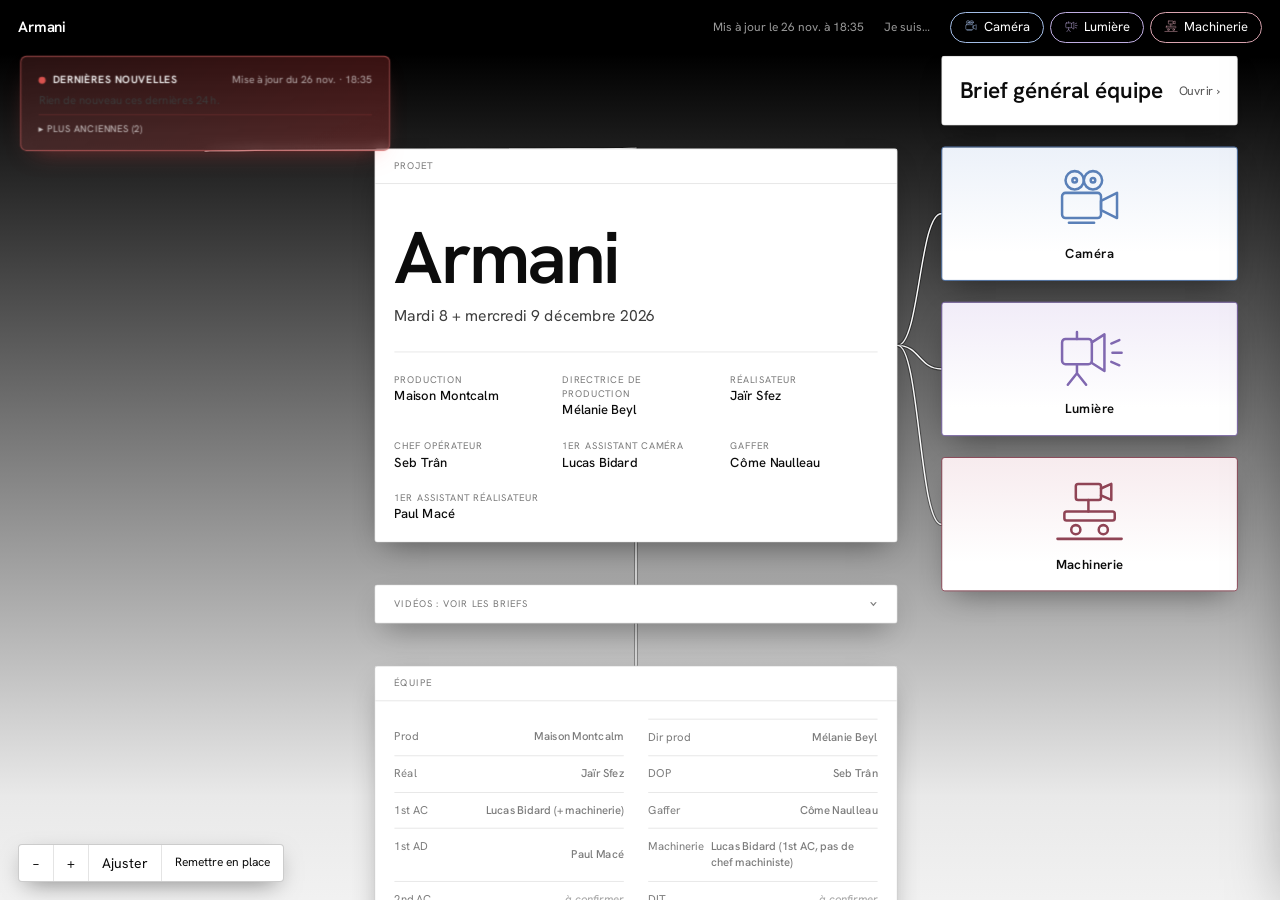
<file: projects/armani/index.html>
<!doctype html><html lang="fr"><head><meta charset="utf-8"><meta name="robots" content="noindex"><title>Redirection</title>
<link rel="canonical" href="https://sebastien-tran.com/projects/202612-armani/">
<meta http-equiv="refresh" content="0;url=/projects/202612-armani/"><script>location.replace("/projects/202612-armani/"+location.hash)</script></head>
<body><a href="/projects/202612-armani/">Cette page est maintenant sur /projects/202612-armani/</a></body></html>
</file>
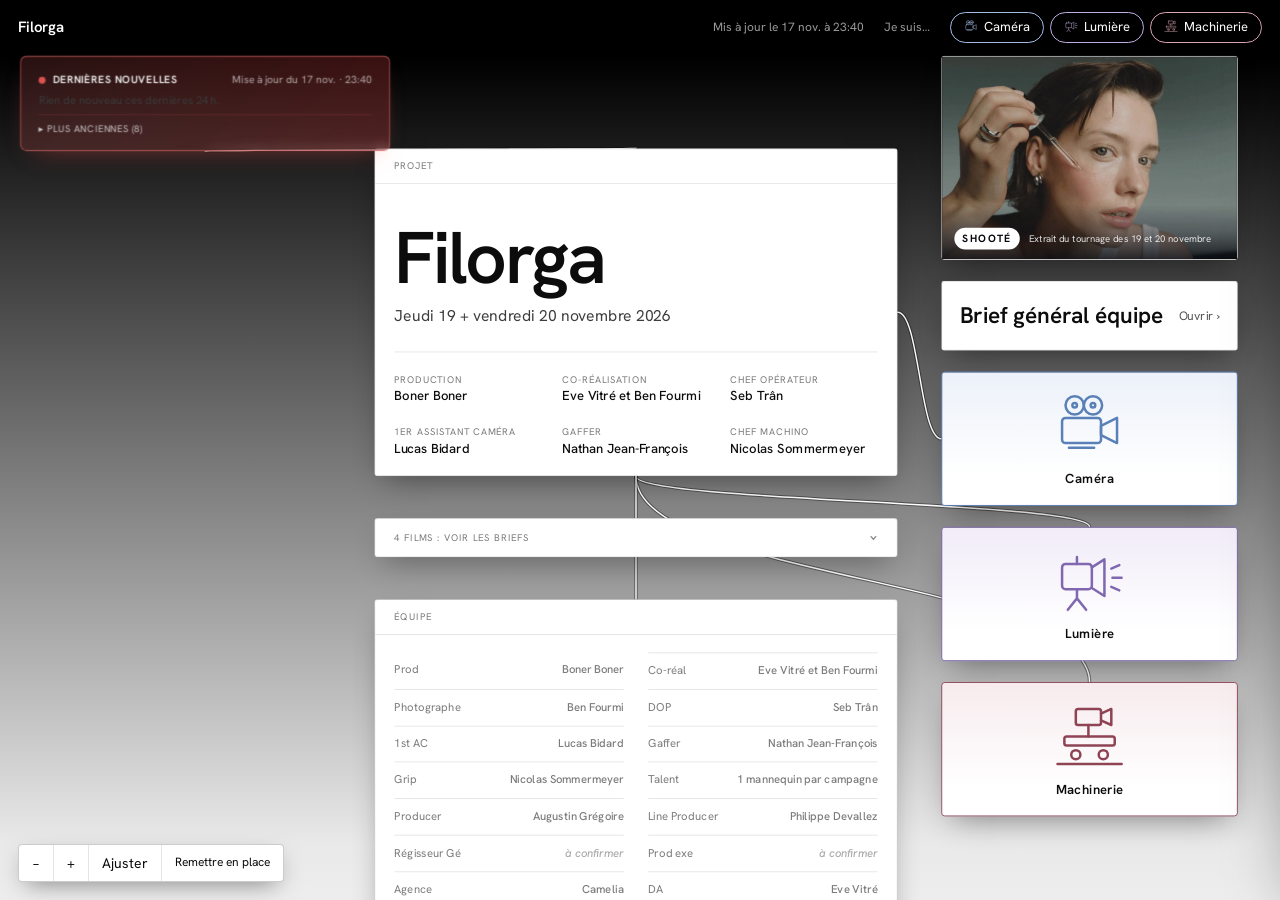
<file: projects/filorga/index.html>
<!doctype html><html lang="fr"><head><meta charset="utf-8"><meta name="robots" content="noindex"><title>Redirection</title>
<link rel="canonical" href="https://sebastien-tran.com/projects/202611-filorga/">
<meta http-equiv="refresh" content="0;url=/projects/202611-filorga/"><script>location.replace("/projects/202611-filorga/"+location.hash)</script></head>
<body><a href="/projects/202611-filorga/">Cette page est maintenant sur /projects/202611-filorga/</a></body></html>
</file>
